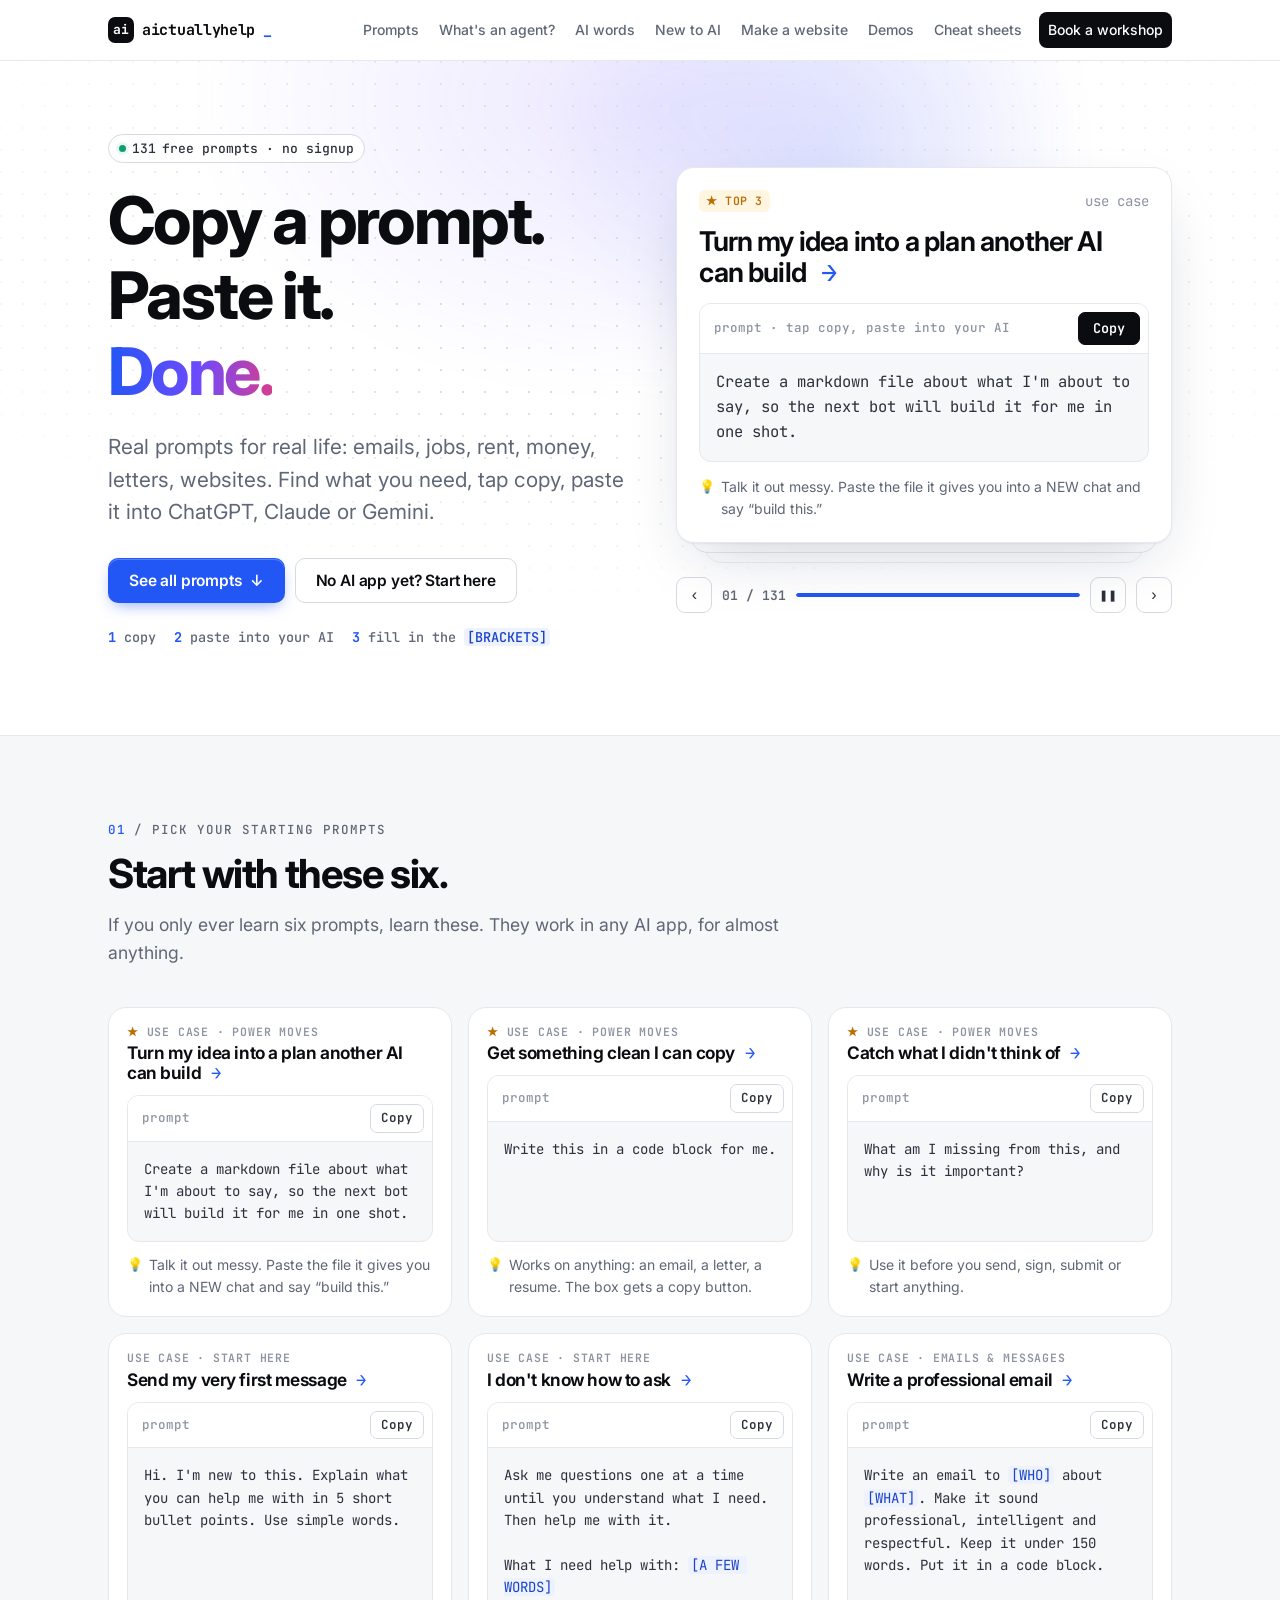
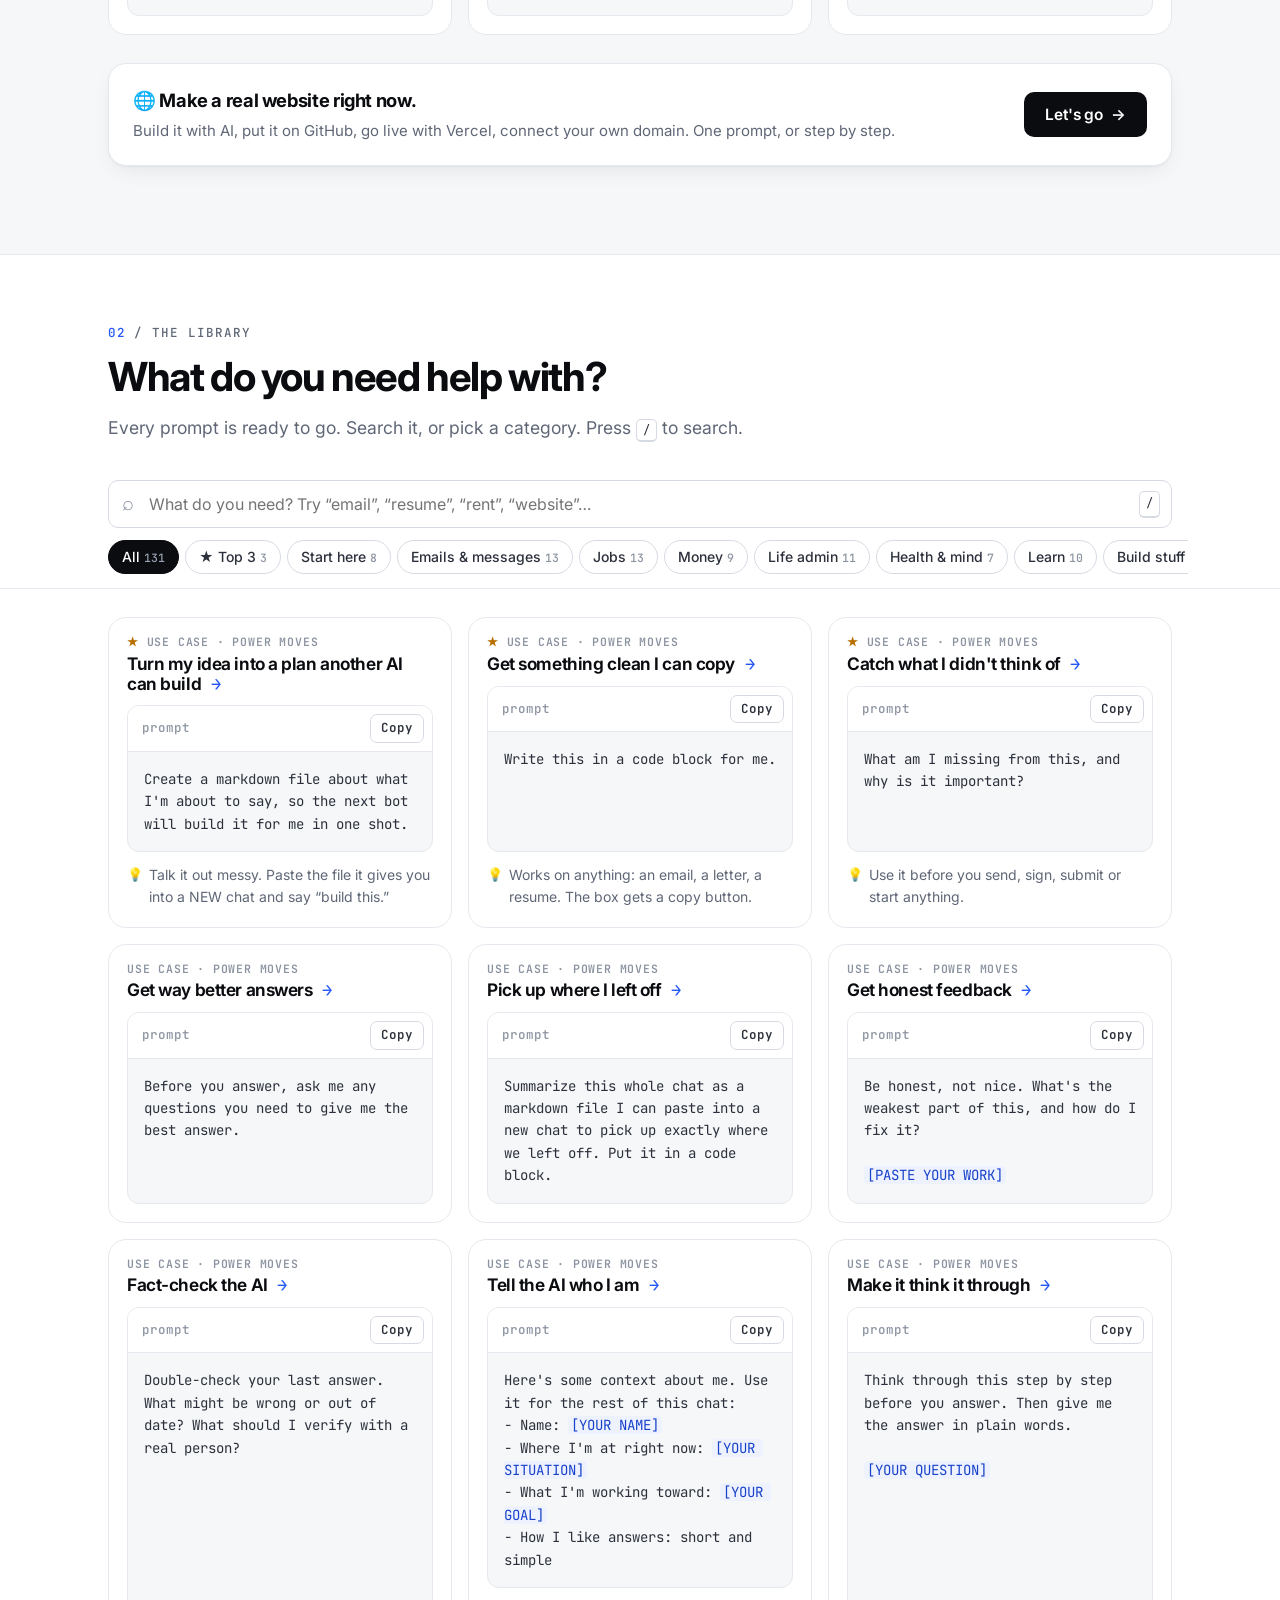
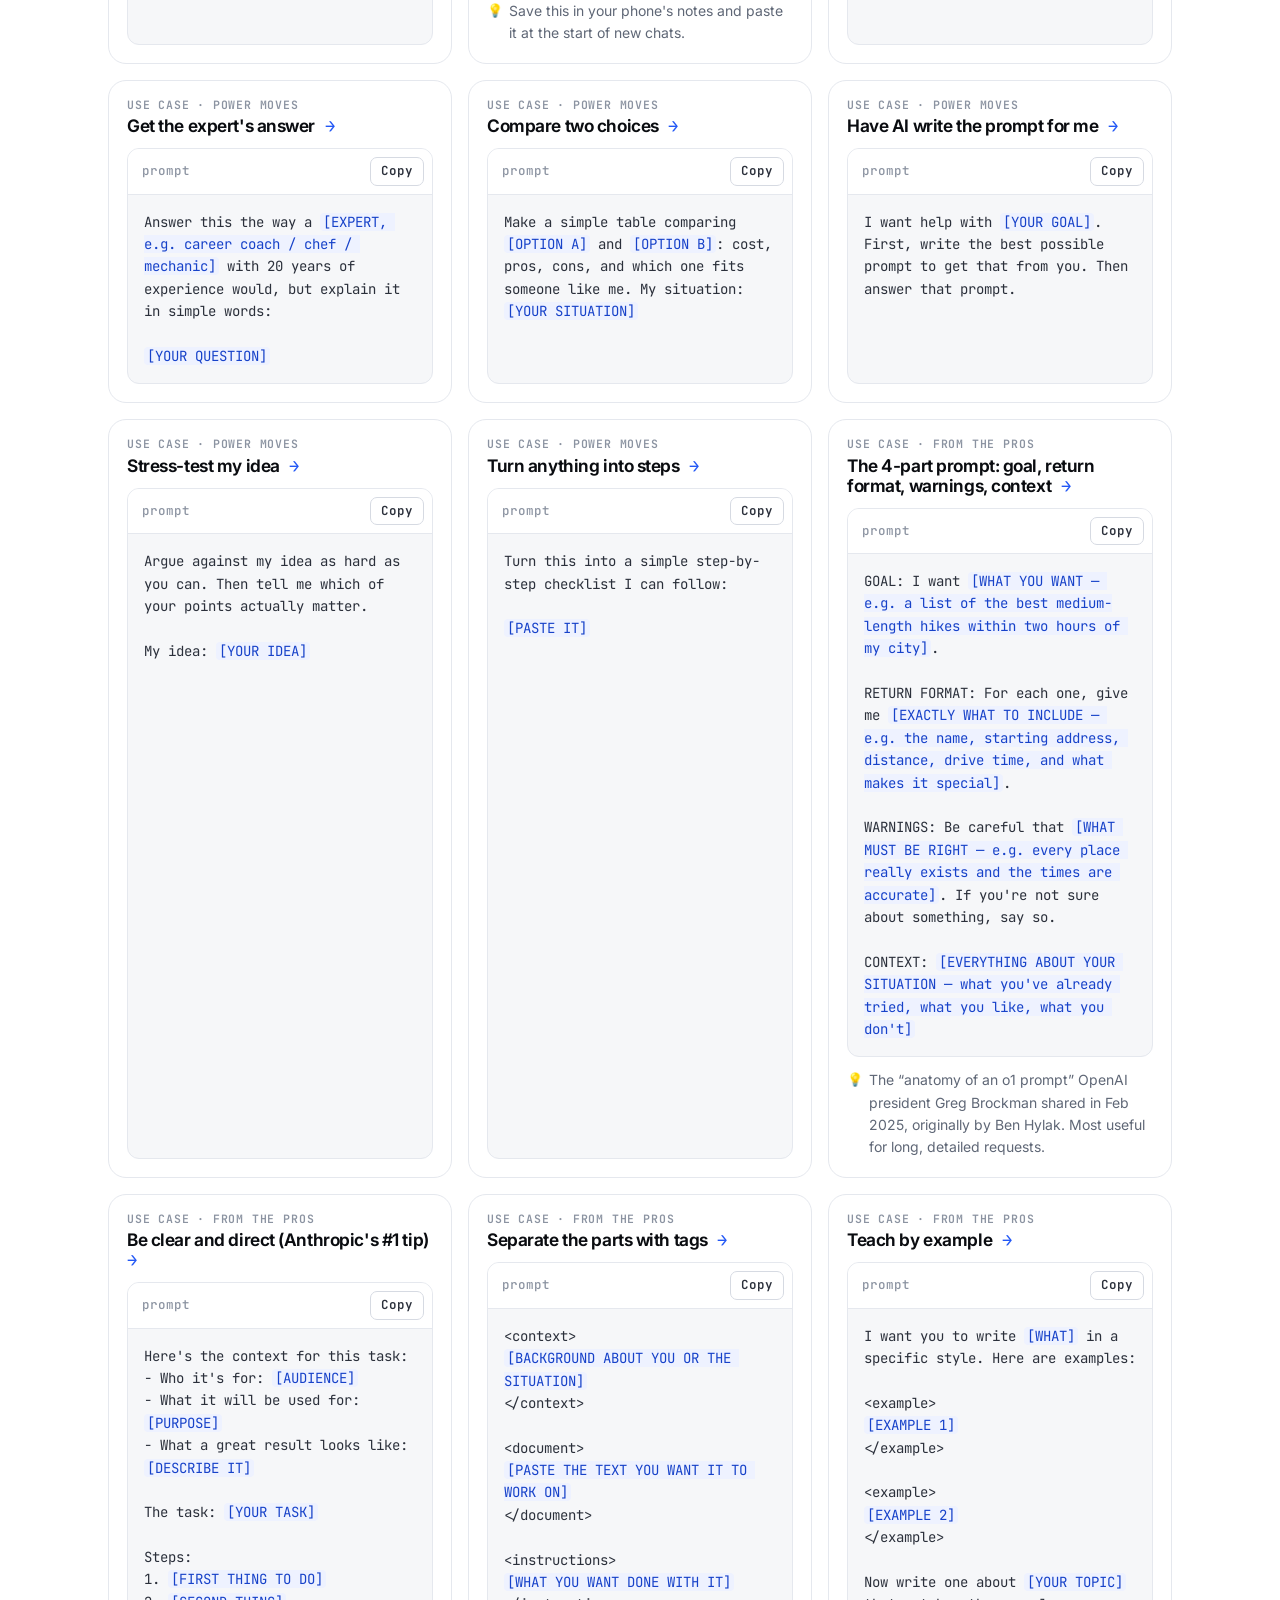
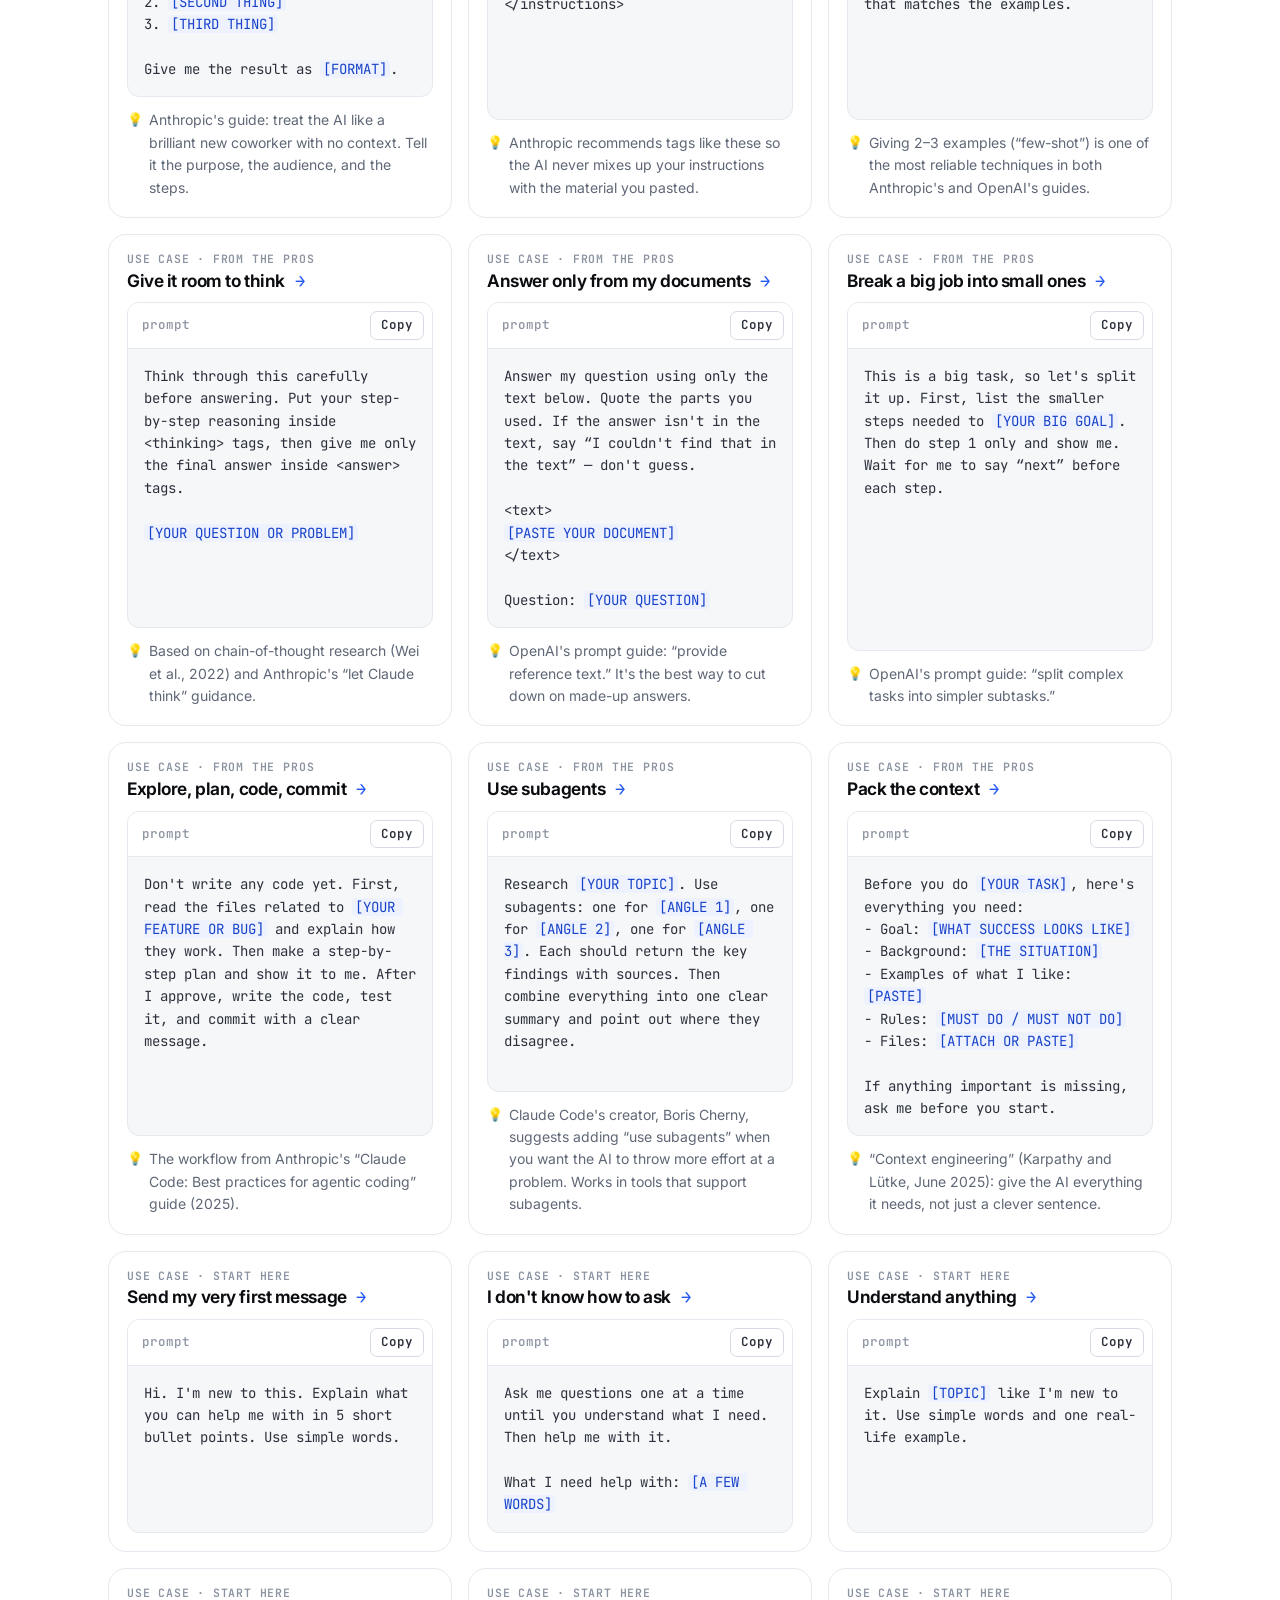
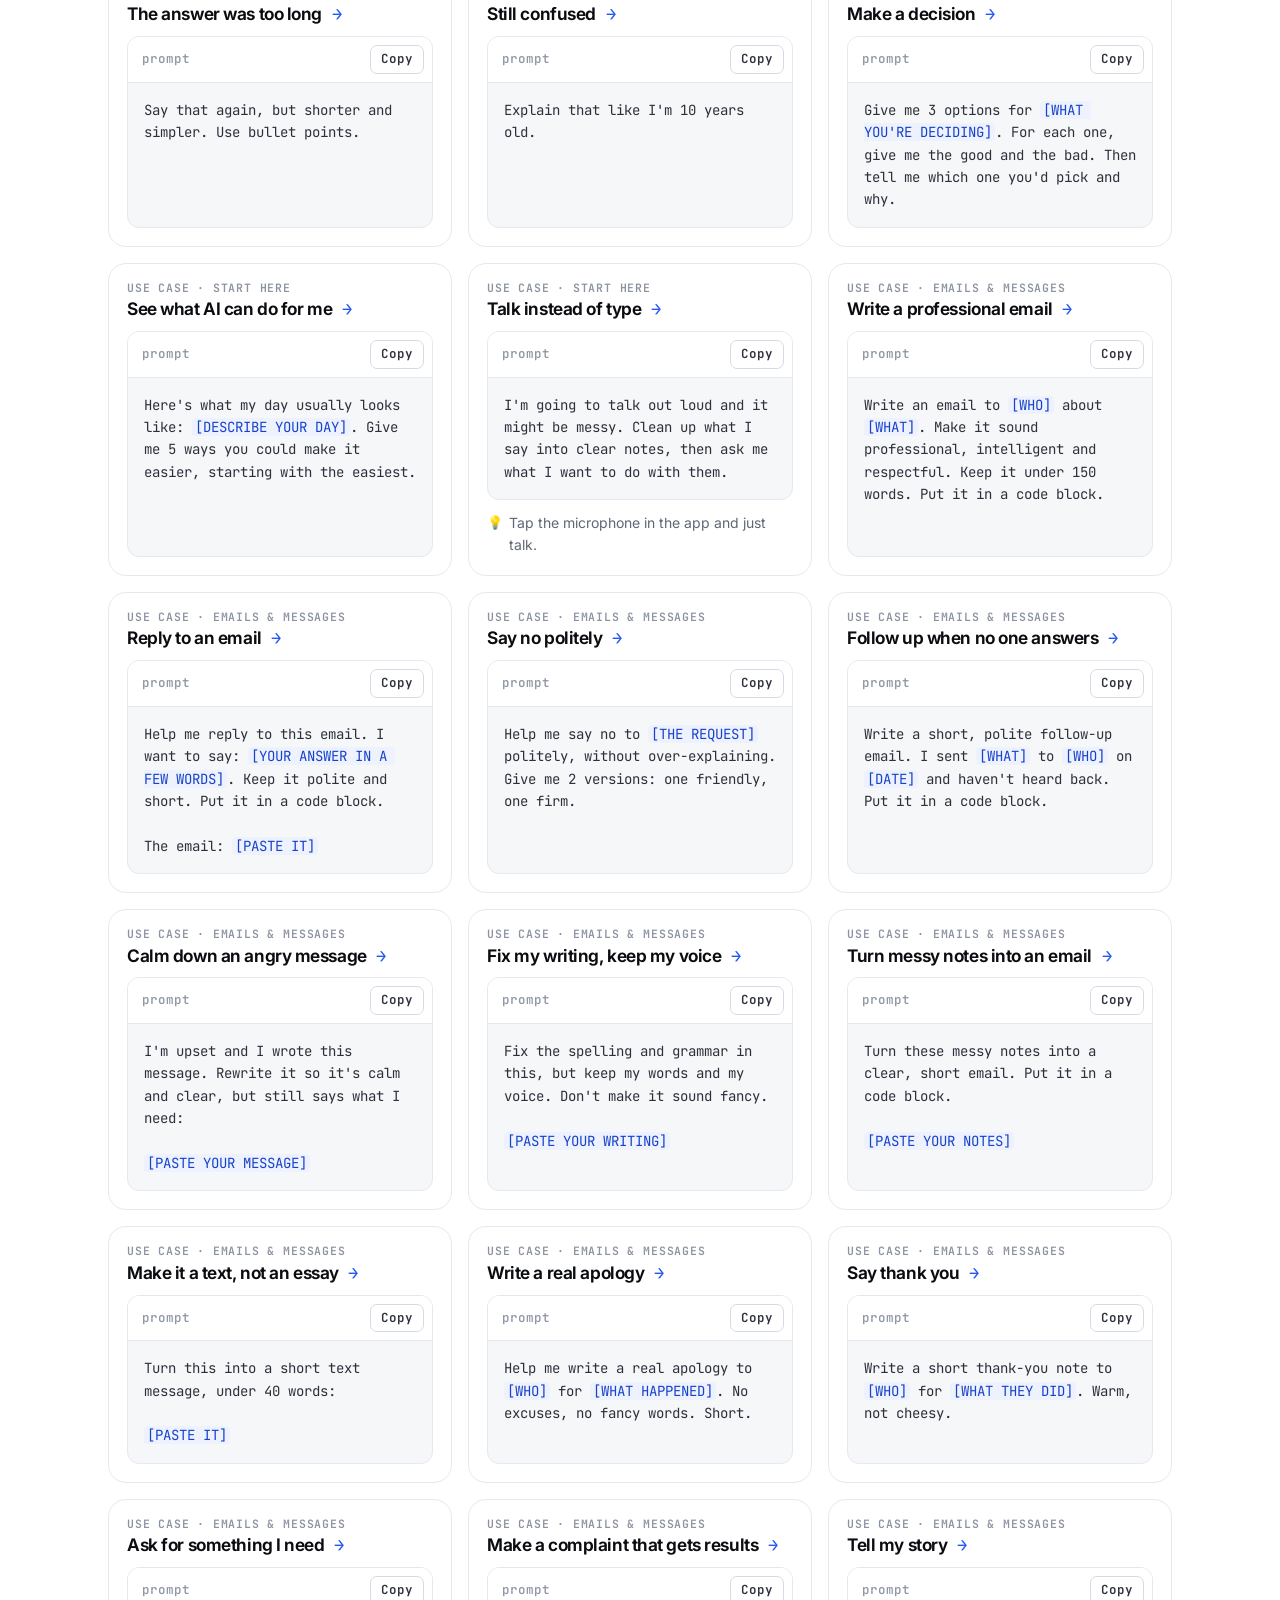
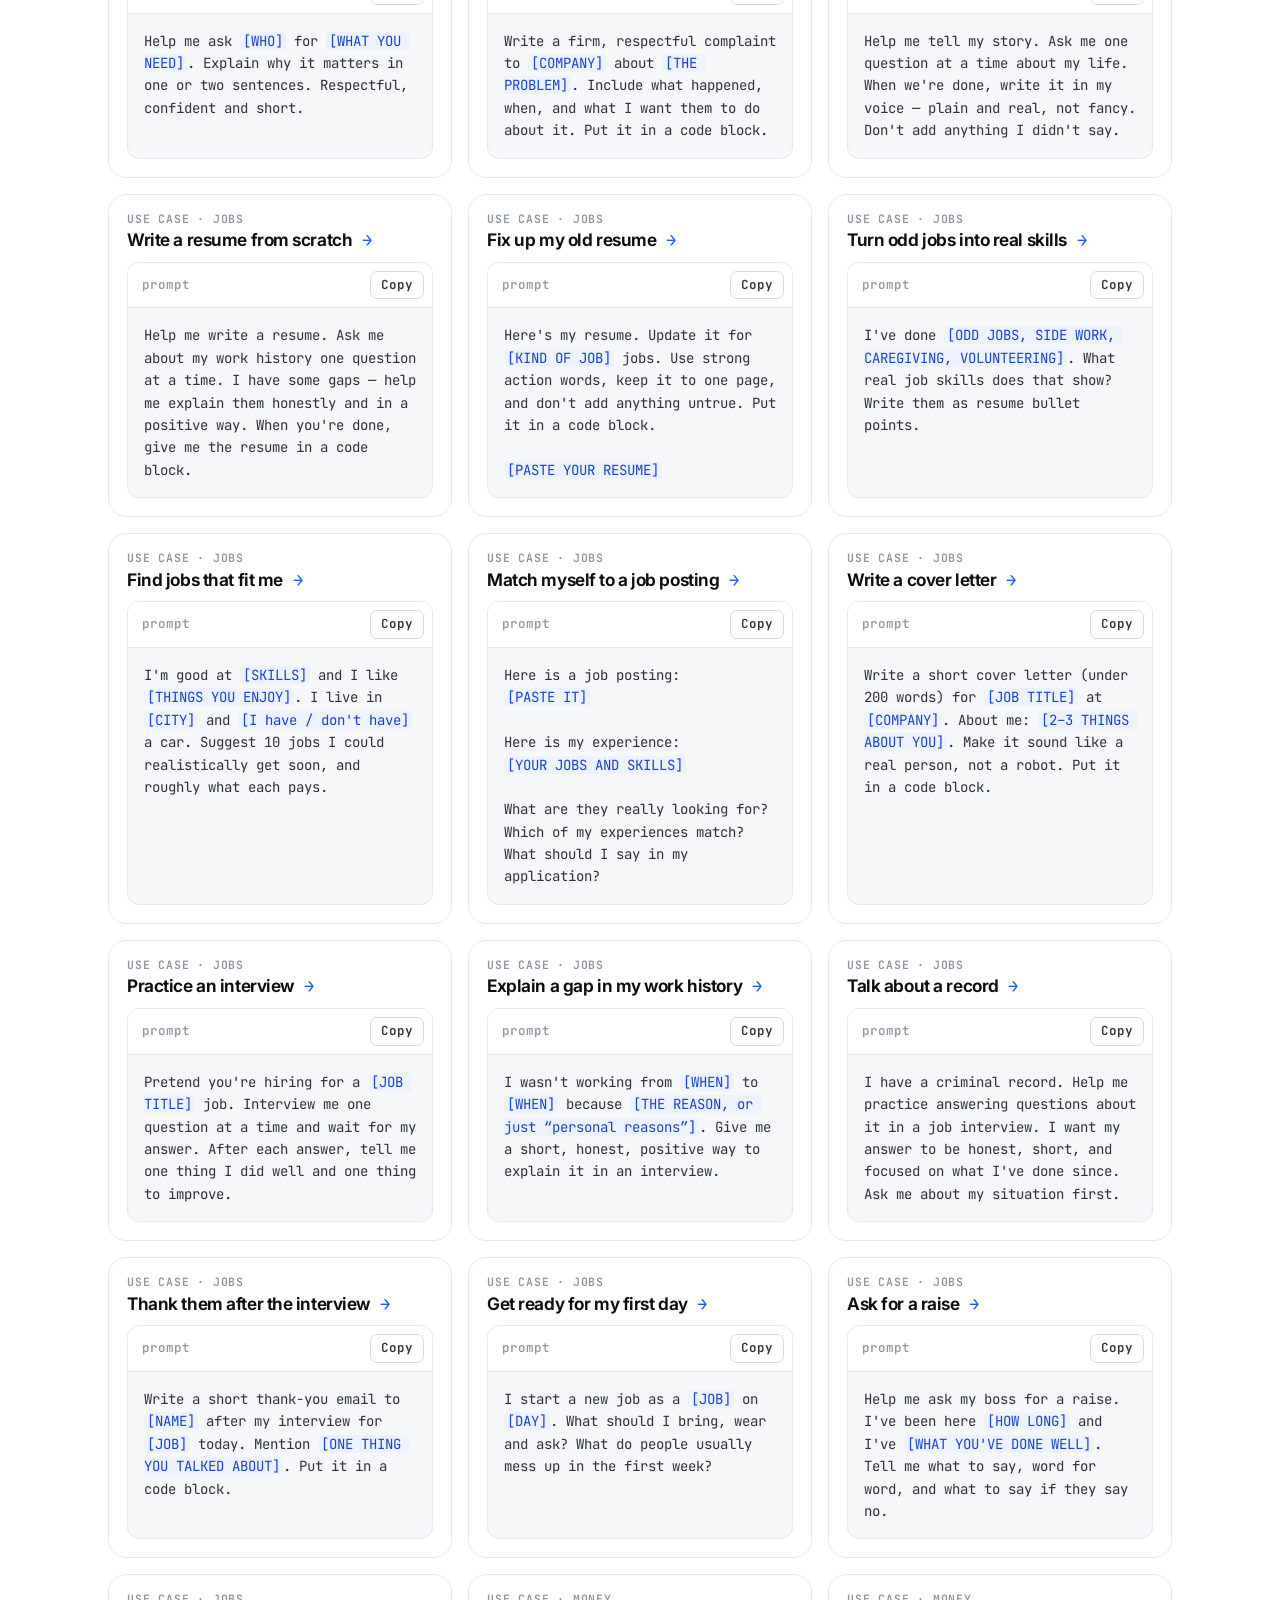
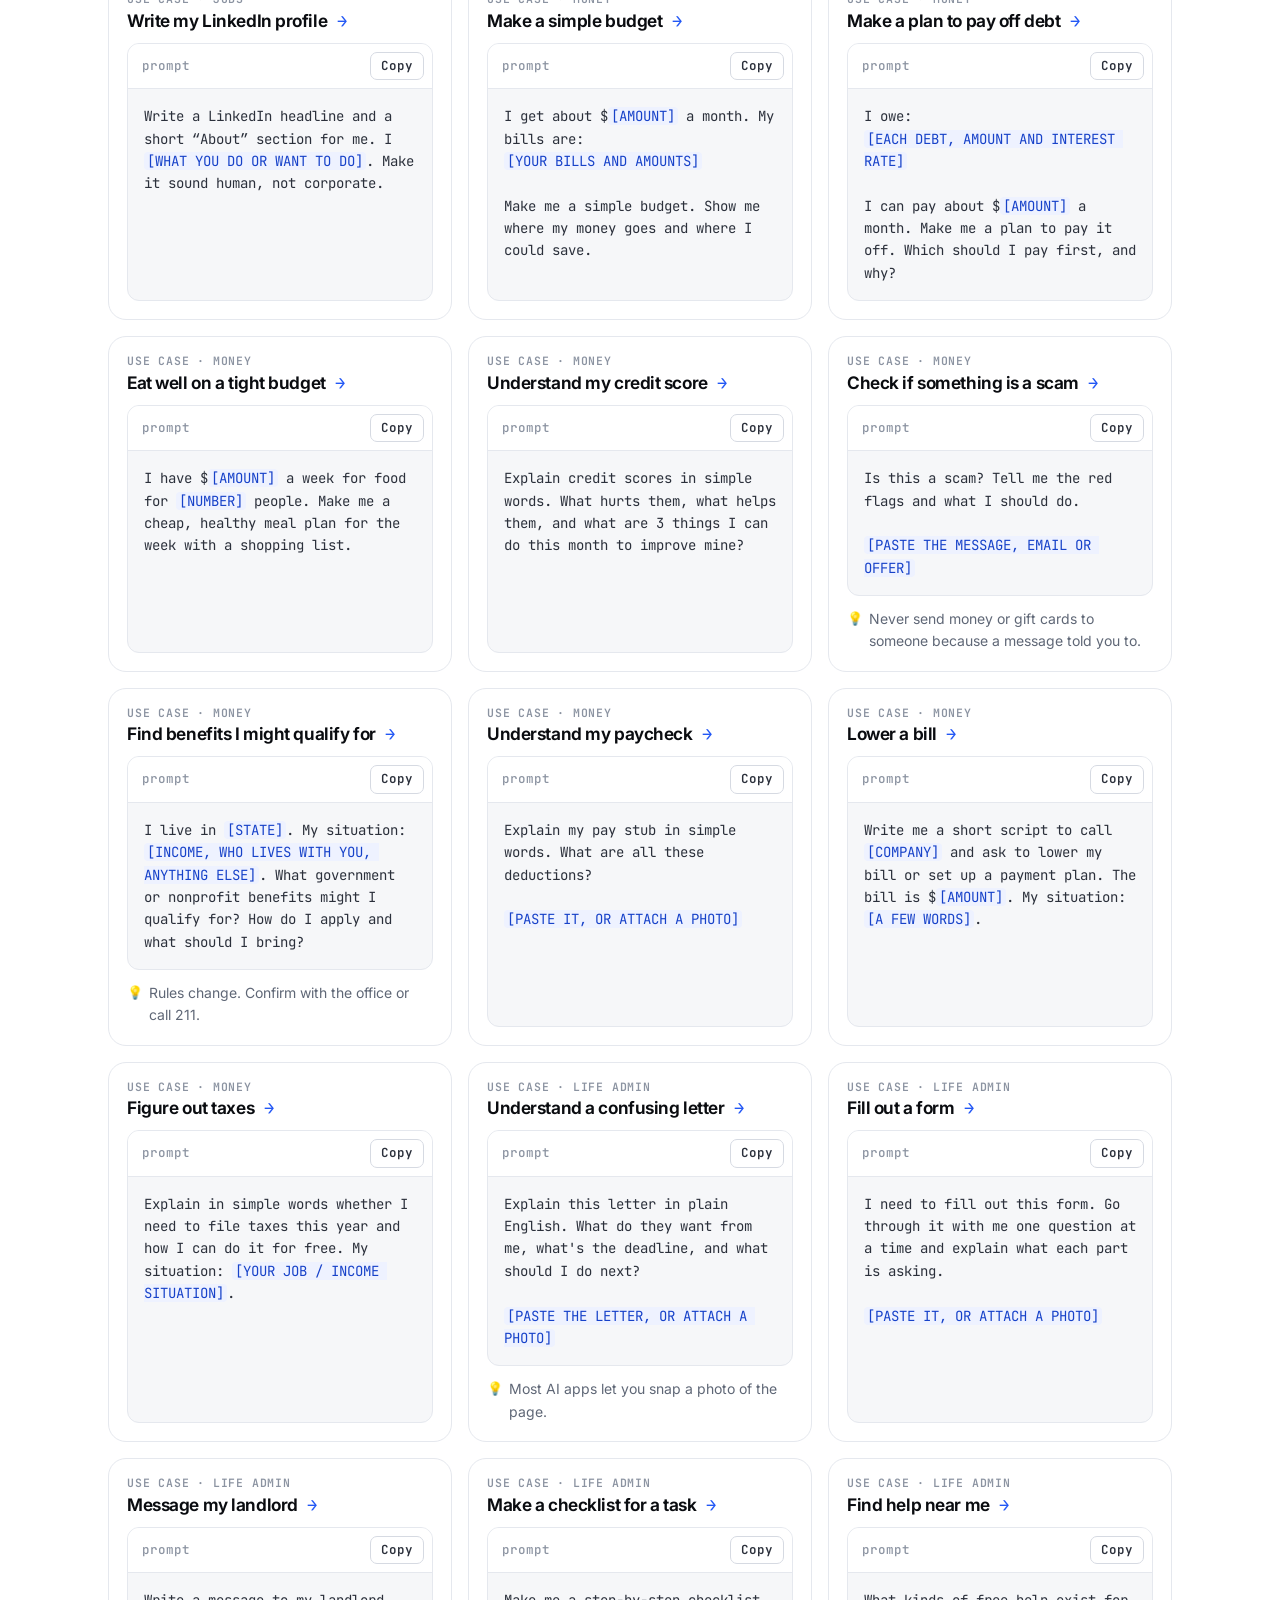
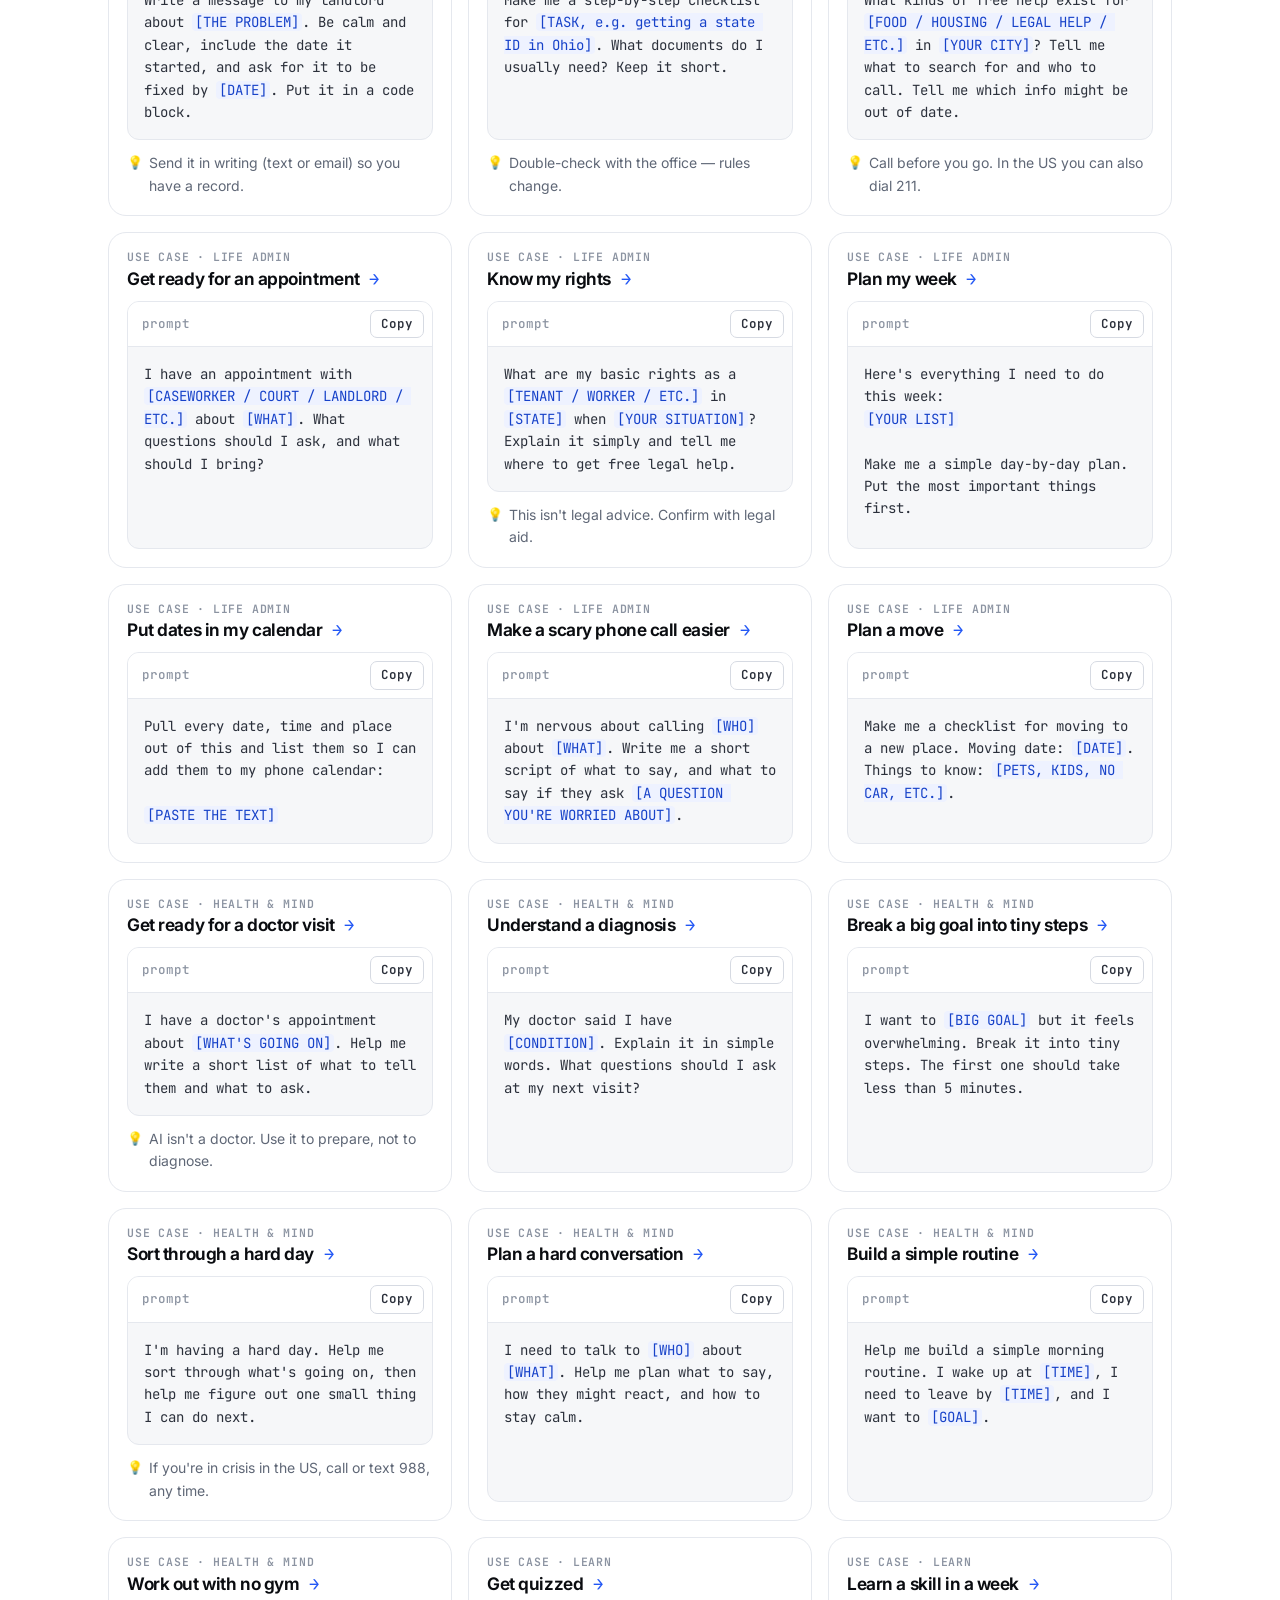
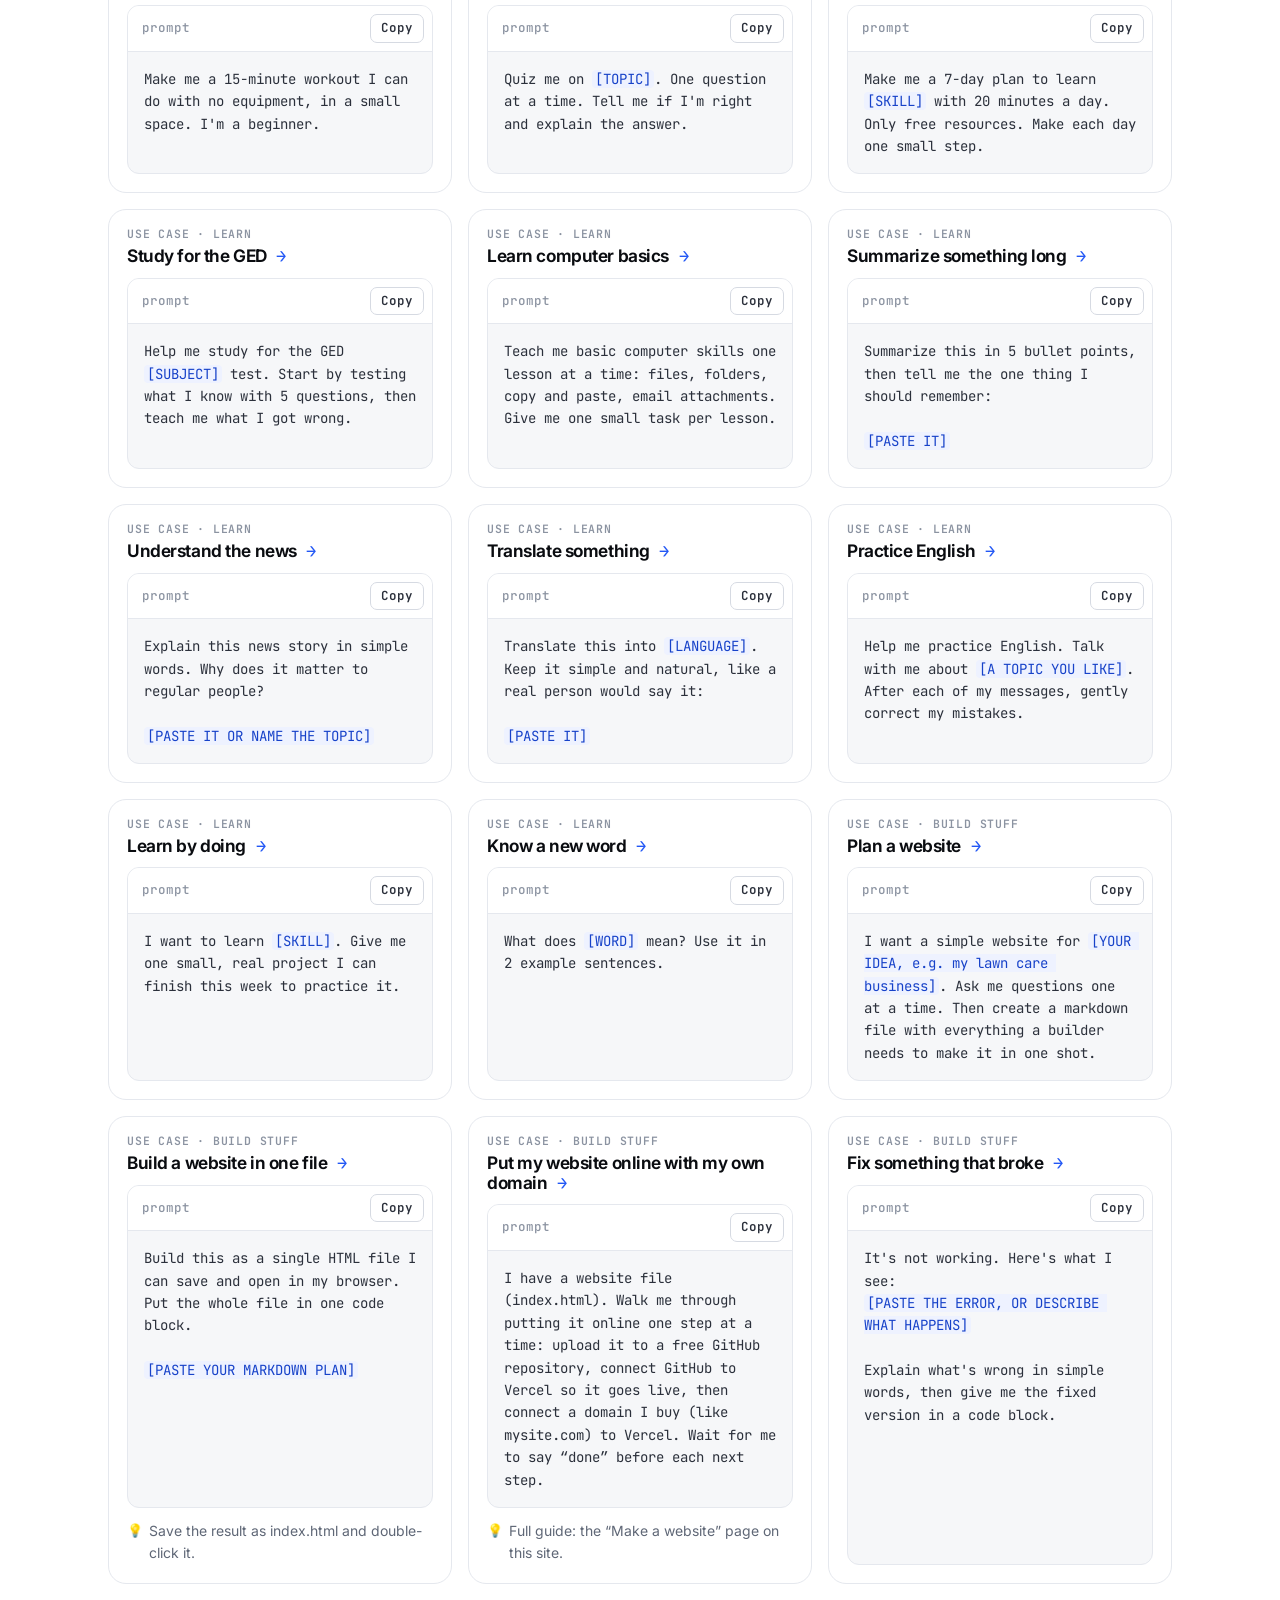
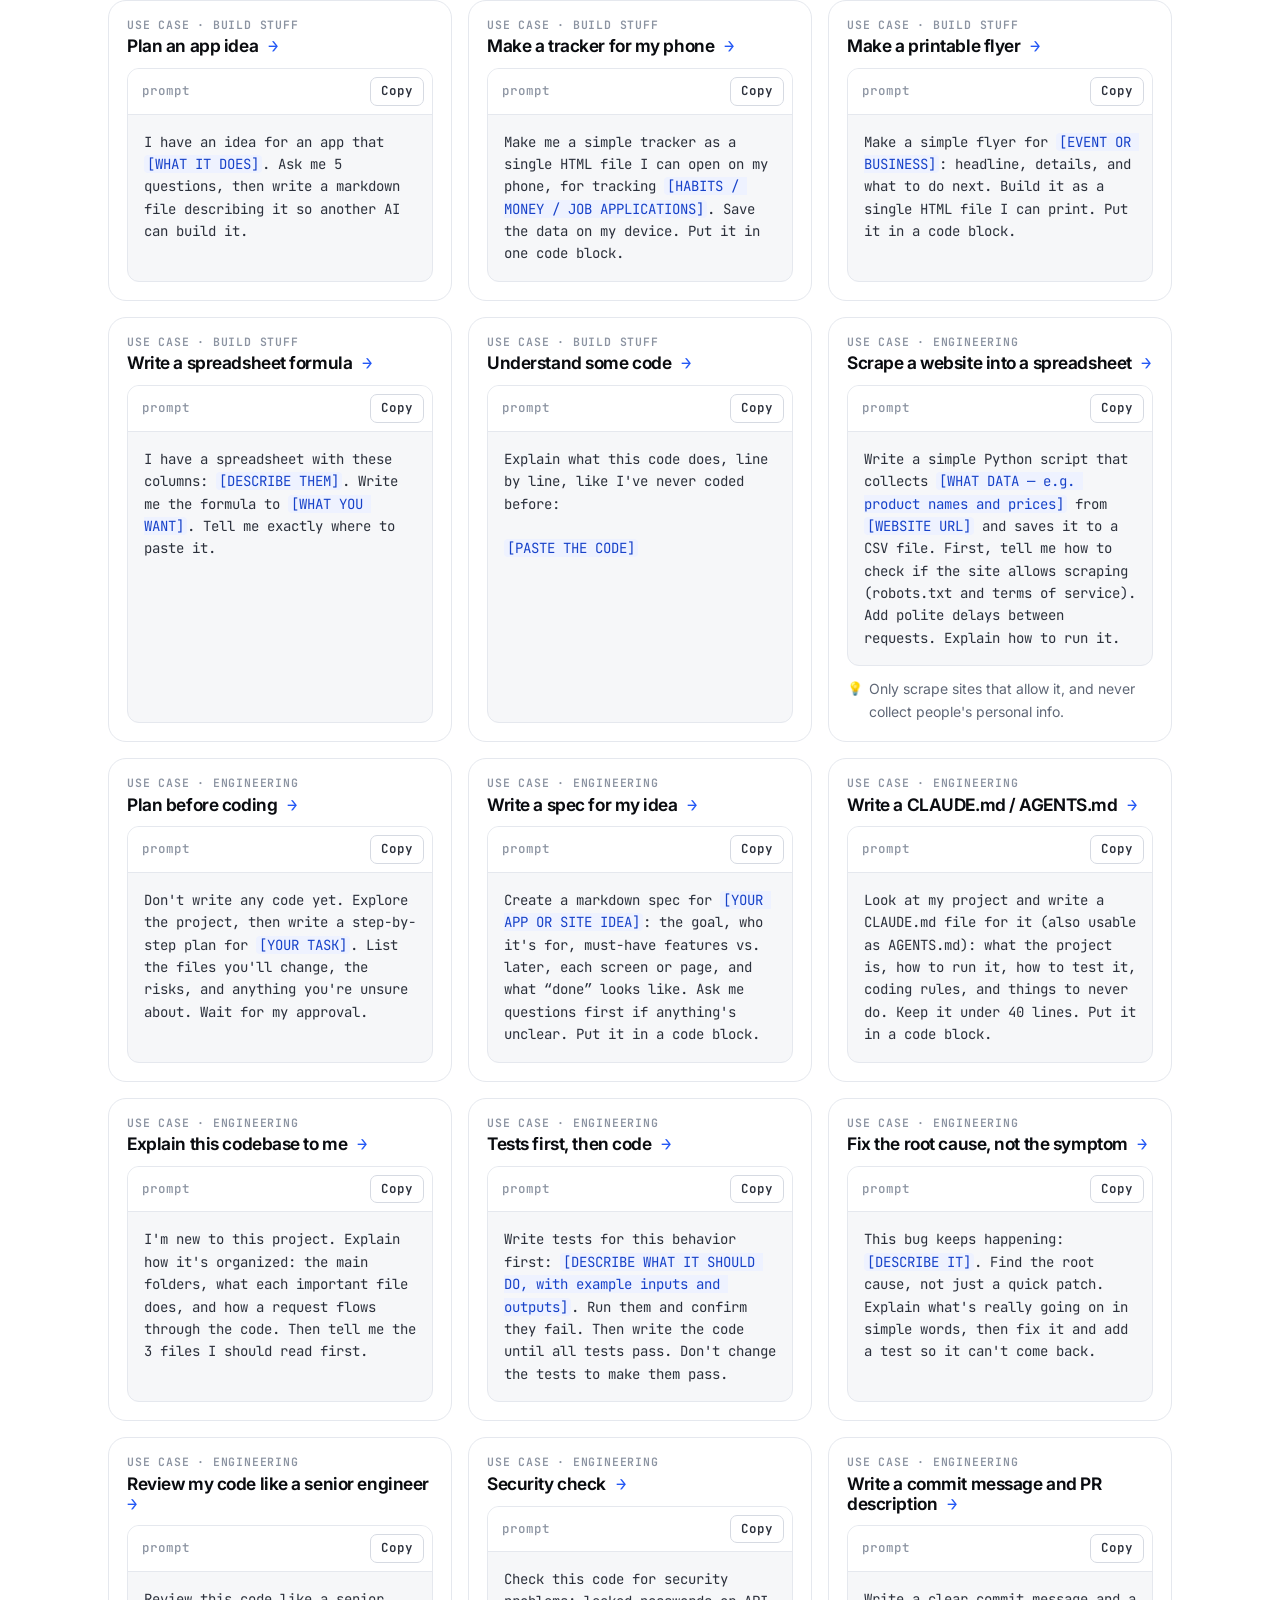
<file: index.html>
<!doctype html>
<html lang="en">
<head>
  <meta charset="utf-8">
  <meta name="viewport" content="width=device-width, initial-scale=1">
  <title>AI Actually Help — copy a prompt, paste it, done</title>
  <meta name="description" content="100+ free, real AI prompts for real life: emails, jobs, money, letters, websites. Tap copy, paste into ChatGPT, Claude or Gemini. Plus plain-English explainers and in-person workshops.">
  <link rel="preconnect" href="https://fonts.googleapis.com">
  <link rel="preconnect" href="https://fonts.gstatic.com" crossorigin>
  <link href="https://fonts.googleapis.com/css2?family=Inter:wght@400;500;600;700;800&family=JetBrains+Mono:wght@400;500;600;700&display=swap" rel="stylesheet">
  <link rel="stylesheet" href="assets/site.css">
<link rel="canonical" href="https://www.aictuallyhelp.com/">
<meta property="og:title" content="AI Actually Help — copy a prompt, paste it, done">
<meta property="og:description" content="100+ free, real AI prompts for real life: emails, jobs, money, letters, websites. Tap copy, paste into ChatGPT, Claude or Gemini. Plus plain-English explainers and in-person workshops.">
<meta property="og:url" content="https://www.aictuallyhelp.com/">
<meta property="og:type" content="website">
<meta property="og:site_name" content="AI Actually Help">
<meta name="twitter:card" content="summary">
<script type="application/ld+json">
{
  "@context": "https://schema.org",
  "@graph": [
    {
      "@type": "Organization",
      "@id": "https://www.aictuallyhelp.com/#organization",
      "name": "AI Actually Help",
      "url": "https://www.aictuallyhelp.com/",
      "areaServed": [
        {
          "@type": "City",
          "name": "Portsmouth",
          "containedInPlace": {
            "@type": "State",
            "name": "New Hampshire"
          }
        },
        {
          "@type": "City",
          "name": "Rye",
          "containedInPlace": {
            "@type": "State",
            "name": "New Hampshire"
          }
        },
        {
          "@type": "State",
          "name": "New Hampshire"
        },
        {
          "@type": "State",
          "name": "Maine"
        },
        {
          "@type": "State",
          "name": "Massachusetts"
        }
      ],
      "description": "Free AI learning resources and community workshops for nonprofits and beginners."
    },
    {
      "@type": "WebSite",
      "name": "AI Actually Help",
      "url": "https://www.aictuallyhelp.com/",
      "publisher": {
        "@id": "https://www.aictuallyhelp.com/#organization"
      }
    }
  ]
}
</script>
</head>
<body>
  <header class="topbar"><div class="wrap">
    <a class="logo" href="index.html"><span class="logo-mark">ai</span>aictuallyhelp<span class="cursor">_</span></a>
    <nav class="nav" aria-label="Main">
      <a href="#library">Prompts</a>
      <a href="#agent">What's an agent?</a>
      <a href="words.html">AI words</a>
      <a href="start.html">New to AI</a>
      <a href="website.html">Make a website</a>
      <a href="lab.html">Demos</a>
      <a href="cheatsheets.html">Cheat sheets</a>
      <a href="workshops.html" class="nav-cta">Book a workshop</a>
    </nav>
  </div></header>

  <main>
    <!-- HERO + FLIP BOOK -->
    <section class="hero">
      <div class="wrap hero-grid">
        <div>
          <span class="chip"><span class="dot"></span> <span id="nPrompts">100+</span> free prompts · no signup</span>
          <h1>Copy a prompt.<br>Paste it.<br><span class="grad">Done.</span></h1>
          <p class="lead">Real prompts for real life: emails, jobs, rent, money, letters, websites. Find what you need, tap copy, paste it into ChatGPT, Claude or Gemini.</p>
          <div class="btn-row">
            <a class="btn btn-primary" href="#library">See all prompts <span class="arrow">↓</span></a>
            <a class="btn btn-ghost" href="start.html">No AI app yet? Start here</a>
          </div>
          <div class="how3"><span><b>1</b> copy</span><span><b>2</b> paste into your AI</span><span><b>3</b> fill in the <span class="blank">[BRACKETS]</span></span></div>
        </div>
        <div class="flip" id="flip" aria-label="Rotating prompts"></div>
      </div>
    </section>

    <!-- STARTER PROMPTS -->
    <section class="section soft" id="starter">
      <div class="wrap">
        <div class="section-head">
          <span class="label"><span class="n">01</span> / pick your starting prompts</span>
          <h2>Start with these six.</h2>
          <p>If you only ever learn six prompts, learn these. They work in any AI app, for almost anything.</p>
        </div>
        <div class="prompt-list" id="starterList" style="padding:0"></div>
        <div class="cta-strip">
          <div><b>🌐 Make a real website right now.</b><p>Build it with AI, put it on GitHub, go live with Vercel, connect your own domain. One prompt, or step by step.</p></div>
          <a class="btn btn-dark" href="website.html">Let's go <span class="arrow">→</span></a>
        </div>
      </div>
    </section>

    <!-- FULL LIBRARY -->
    <section id="library" style="padding-top:72px">
      <div class="wrap">
        <div class="section-head" style="margin-bottom:24px">
          <span class="label"><span class="n">02</span> / the library</span>
          <h2>What do you need help with?</h2>
          <p>Every prompt is ready to go. Search it, or pick a category. Press <kbd>/</kbd> to search.</p>
        </div>
      </div>
      <div id="lib"></div>
    </section>

    <!-- CONCEPTS -->
    <section class="section soft" id="explain">
      <div class="wrap">
        <div class="section-head">
          <span class="label"><span class="n">03</span> / don't get it? ask your AI</span>
          <h2>The words people throw around, in one sentence each.</h2>
          <p>Want more? Copy the prompt under each one. Your AI will explain it as many times as you need, no judgment.</p>
        </div>
        <div class="grid grid-3" id="concepts"></div>

        <div id="agent" style="margin-top:72px;scroll-margin-top:80px">
          <div class="section-head" style="margin-bottom:22px">
            <span class="label"><span class="n">03b</span> / what's an agent? watch one work</span>
            <h2>An agent is AI that does the steps for you.</h2>
            <p>A chatbot answers. An agent <b>acts</b>: it searches, opens pages, reads files, writes code, checks its work, and keeps going until the job is done. Press play and watch the loop.</p>
          </div>
          <div id="agentDemo"></div>
        </div>

        <div style="margin-top:64px">
          <div class="section-head" style="margin-bottom:22px">
            <span class="label"><span class="n">03c</span> / how engineers talk to agents</span>
            <h2>The phrases that make agents work better.</h2>
            <p>This is how people who build with AI actually tell agents what to do. Each one is ready to copy. <a href="words.html">See all the AI words →</a></p>
          </div>
          <div class="grid grid-3" id="agentWords"></div>
        </div>
      </div>
    </section>

    <!-- SOURCES -->
    <section class="section" id="read">
      <div class="wrap">
        <div class="section-head">
          <span class="label"><span class="n">04</span> / go to the source</span>
          <h2>The real stuff. Read it, or have AI read it to you.</h2>
          <p>These are where the ideas come from. Don't want to read a research paper? Copy the prompt and your AI will break it down for you.</p>
        </div>
        <div class="grid grid-3" id="sources"></div>
      </div>
    </section>

    <!-- WHO -->
    <section class="section soft">
      <div class="wrap">
        <div class="grid grid-2" style="gap:40px;align-items:center">
          <div>
            <span class="label"><span class="n">05</span> / who's behind this</span>
            <h2 style="margin:14px 0 16px">Hi, I'm Roman. I've been doing this since I was 17.</h2>
            <p class="lead" style="font-size:1.1rem">In high school I ran the <b>Garden of Generosity</b>, a community garden for families in Portsmouth, NH, funded by the city. Same idea now, different tool: show up for people and give them something that actually helps.</p>
            <p style="font-weight:600">No company. No product. I do this because I love people.</p>
            <a href="workshops.html#about">My story →</a>
          </div>
          <figure class="card" style="margin:0;padding:28px">
            <span class="tag blue">in the news · Portsmouth Herald, 2016</span>
            <blockquote style="margin:16px 0;font-size:1.2rem;font-weight:600;letter-spacing:-.02em;line-height:1.4;color:var(--ink)">“This project is really important, and I'm so grateful to have kids like Roman…”</blockquote>
            <figcaption class="muted small">Craig Welch, Executive Director, Portsmouth Housing Authority. <a href="https://www.seacoastonline.com/story/news/local/portsmouth-herald/2016/06/01/collaborating-to-feed-children/28234590007/" target="_blank" rel="noopener">Read the article</a></figcaption>
          </figure>
        </div>
      </div>
    </section>

    <!-- IN PERSON -->
    <section class="section">
      <div class="wrap">
        <div class="banner">
          <span class="label" style="color:#8b93a1"><span class="n">06</span> / in person</span>
          <h2 style="margin:16px 0 14px">This site is the handout. The real thing is in the room.</h2>
          <p>I come to shelters, reentry programs, youth centers and nonprofits. Phones out, 90 minutes. Everyone leaves with an email, a working AI app, and their favorite prompts printed out.</p>
          <div class="btn-row" style="margin-top:24px">
            <a class="btn btn-primary" href="workshops.html">How a workshop works <span class="arrow">→</span></a>
            <a class="btn btn-ghost" href="cheatsheets.html">Printable cheat sheets</a>
          </div>
        </div>
      </div>
    </section>
  <section class="section soft" id="new-england"><div class="wrap"><div class="cta-strip"><div><h2>Free AI workshops in New Hampshire, Maine &amp; Massachusetts.</h2><p>In-person and online learning for nonprofits and community groups, including Portsmouth and Rye, NH. Choose a useful first task and leave with resources to keep practicing.</p></div><a class="btn btn-primary" href="workshops-new-england.html">Explore regional workshops →</a></div></div></section>
  </main>

  <footer class="footer"><div class="wrap">
    <div>
      <a class="logo" href="index.html"><span class="logo-mark">ai</span>aictuallyhelp</a>
      <p style="margin-top:14px">A free, hands-on way to learn AI — built for people starting over. Not a product. Not a pitch.</p>
    </div>
    <div><h4>Learn</h4><ul><li><a href="index.html#library">All prompts</a></li><li><a href="words.html">AI words, decoded</a></li><li><a href="start.html">New to AI</a></li><li><a href="website.html">Make a website</a></li><li><a href="prompts.html">Prompt builder</a></li><li><a href="lab.html">Demos</a></li></ul></div>
    <div><h4>Print</h4><ul><li><a href="cheatsheets.html">Cheat sheets</a></li><li><a href="cheatsheets.html#flyer">Workshop flyer</a></li></ul></div>
    <div><h4>Organizations</h4><ul><li><a href="workshops.html">Book a workshop</a></li><li><a href="mailto:Roman@aictuallyhelp.com">Roman@aictuallyhelp.com</a></li><li><a href="https://github.com/rawmware/aictuallyhelp">Source on GitHub</a></li></ul></div>
  </div></footer>

  <script src="assets/site.js"></script>
  <script src="assets/prompts.js"></script>
  <script src="assets/library.js"></script>
  <script src="assets/words.js"></script>
  <script src="assets/agent.js"></script>
  <script>
  (function () {
    const { $, escapeHTML, markBlanks, promptCard, mountLibrary, mountFlip } = window.AH;
    const P = window.PROMPTS;
    $("#nPrompts").textContent = P.length;

    mountFlip($("#flip"));
    mountLibrary($("#lib"));

    const starterTitles = ["Send my very first message", "I don't know how to ask", "Write a professional email"];
    const starters = P.filter(p => p.fame).concat(starterTitles.map(t => P.find(p => p.title === t)).filter(Boolean));
    $("#starterList").innerHTML = starters.map(promptCard).join("");

    const box = (text) => `<div class="codebox"><div class="codebox-head"><span>ask your AI</span><button class="copy" type="button" data-copy><span class="copy-label">Copy</span></button></div><pre>${markBlanks(text)}</pre></div>`;

    const concepts = [
      ["What's a prompt?", "Whatever you type to the AI. Better prompt, better answer. That's the whole game.", "Explain what a “prompt” is when using AI. Show me a bad prompt and a good prompt for the same question, and explain why the good one works."],
      ["What's an AI chatbot?", "An app like ChatGPT, Claude or Gemini that reads what you write and writes back. It learned from a huge amount of text.", "Explain what an AI chatbot like you actually is, in simple words. How do you come up with answers? What are you good at, and what are you bad at?"],
      ["What's an AI agent?", "An AI that doesn't just answer. It takes steps for you, like searching, clicking, writing files or building an app, until the job is done.", "Explain what an AI agent is in simple words, with an everyday example. How is it different from a regular chatbot? What could an agent do for someone like me?"],
      ["What's a markdown file?", "A plain text file (.md) with simple symbols like # for titles and - for bullets. AI reads and writes it perfectly.", "Explain what a markdown (.md) file is and why people use them with AI. Then show me a short example about my goals for this month."],
      ["What's a code block?", "A gray box in the AI's answer that keeps text exactly as-is and gives you a copy button. You don't need to code to use one.", "What's a code block, and why would someone who doesn't code ask for one? Show me an example."],
      ["What's a hallucination?", "When AI says something wrong with total confidence. It happens. That's why you double-check anything important.", "What does it mean when AI “hallucinates”? Why does it happen, and how can I catch it? Give me 3 simple habits."],
      ["What's a context window?", "How much of the chat the AI can keep in mind at once. Really long chats start to slip. Start fresh when that happens.", "Explain “context window” in simple words. Why do long chats get worse, and what should I do about it?"],
      ["What's an LLM?", "Large Language Model: the engine inside AI chatbots. It predicts what words should come next, really, really well.", "Explain what a large language model (LLM) is like I'm new to tech. Use one simple analogy."],
      ["What's Claude Code?", "An AI agent for building software. You describe what you want in plain English, and it writes and runs the code.", "Explain what Claude Code is and what an “AI coding agent” does, in simple words. Could a beginner with no coding experience use one? What would they need?"],
    ];
    window.AH.mountAgent($("#agentDemo"));
    $("#agentWords").innerHTML = window.WORDS.filter(w => w.g === "agents" && w.t !== "Agent").map(w => `
      <article class="card concept" style="box-shadow:none"><h3>${escapeHTML(w.t)}</h3><p>${escapeHTML(w.what)}</p>${w.hist ? `<p class="small muted" style="margin:0">${escapeHTML(w.hist)}</p>` : ""}${box(w.p).replace("ask your AI", "prompt")}</article>`).join("");

    $("#concepts").innerHTML = concepts.map(([h, p, q]) => `<article class="card concept" style="box-shadow:none"><h3>${escapeHTML(h)}</h3><p>${escapeHTML(p)}</p>${box(q)}</article>`).join("");

    const sources = [
      ["Attention Is All You Need", "Research paper · Vaswani et al., Google · 2017", "The paper that introduced the “transformer,” the idea behind basically every AI chatbot today.", "https://arxiv.org/abs/1706.03762",
        "Explain the research paper “Attention Is All You Need” (2017) in simple words. What problem did it solve, what is a “transformer,” and why does it matter for the AI I use today?"],
      ["Claude Code: Best practices for agentic coding", "Guide · Anthropic, from Boris Cherny's team · 2025", "How the people who built Claude Code actually use it: plan first, give context, check the work.", "https://www.anthropic.com/engineering/claude-code-best-practices",
        "Summarize the main ideas from Anthropic's guide “Claude Code: Best practices for agentic coding” in simple words. Which tips would help a total beginner who wants to build their first website?"],
      ["Boris Cherny: Building Claude Code", "Talk · Y Combinator", "The creator of Claude Code on how it was built and how he works with AI agents every day.", "https://www.ycombinator.com/library/UN-boris-cherny-building-claude-code",
        "Who is Boris Cherny and what is Claude Code? Explain in simple words how he says people should work with AI coding agents."],
      ["Building effective agents", "Article · Anthropic · 2024", "What an AI agent really is, and why simple setups usually beat complicated ones.", "https://www.anthropic.com/research/building-effective-agents",
        "Explain the main ideas of Anthropic's article “Building effective agents” in simple words. What's the difference between a workflow and an agent? Give me everyday examples."],
      ["Intro to Large Language Models", "Video · Andrej Karpathy · 1 hour", "One of the best plain-English explanations of how AI chatbots work, from a founding member of OpenAI.", "https://www.youtube.com/watch?v=zjkBMFhNj_g",
        "Explain how large language models work, the way Andrej Karpathy does in his “Intro to Large Language Models” talk. Keep it simple and use analogies."],
      ["But what is a GPT?", "Video · 3Blue1Brown", "Beautiful animations that show what's happening inside an AI model. Great if you learn by seeing.", "https://www.youtube.com/watch?v=wjZofJX0v4M",
        "Explain what “GPT” stands for and what's happening inside it when I send a message. Use a simple step-by-step picture in words."],
      ["Prompt engineering overview", "Docs · Anthropic", "The official guide to writing better prompts, from the company that makes Claude.", "https://docs.anthropic.com/en/docs/build-with-claude/prompt-engineering/overview",
        "Teach me the 5 most useful prompt-writing tips, with a before-and-after example for each. Keep it simple."],
    ];
    $("#sources").innerHTML = sources.map(([t, meta, d, url, q]) => `
      <article class="card source" style="box-shadow:none">
        <span class="meta">${escapeHTML(meta)}</span>
        <h3><a href="${url}" target="_blank" rel="noopener">${escapeHTML(t)}</a></h3>
        <p>${escapeHTML(d)}</p>
        ${box(q)}
      </article>`).join("");
  })();
  </script>
</body>
</html>
</file>
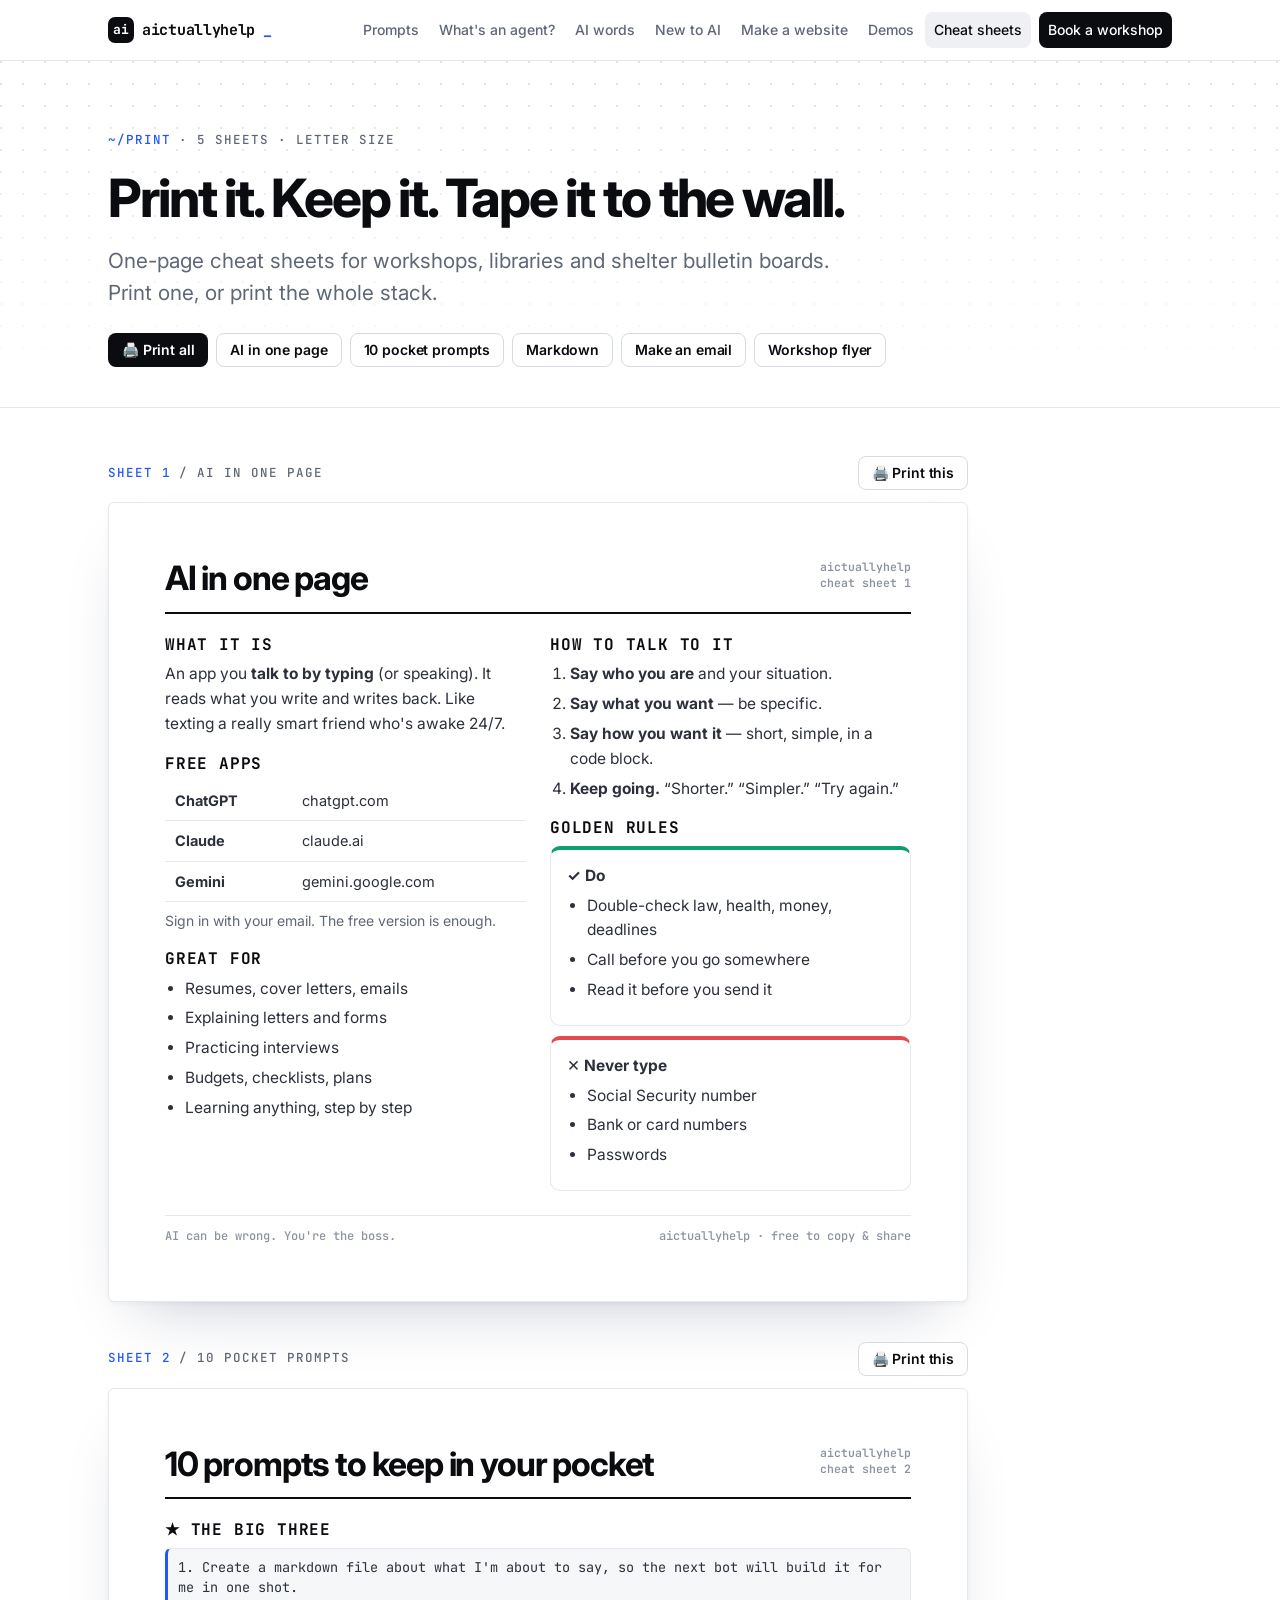
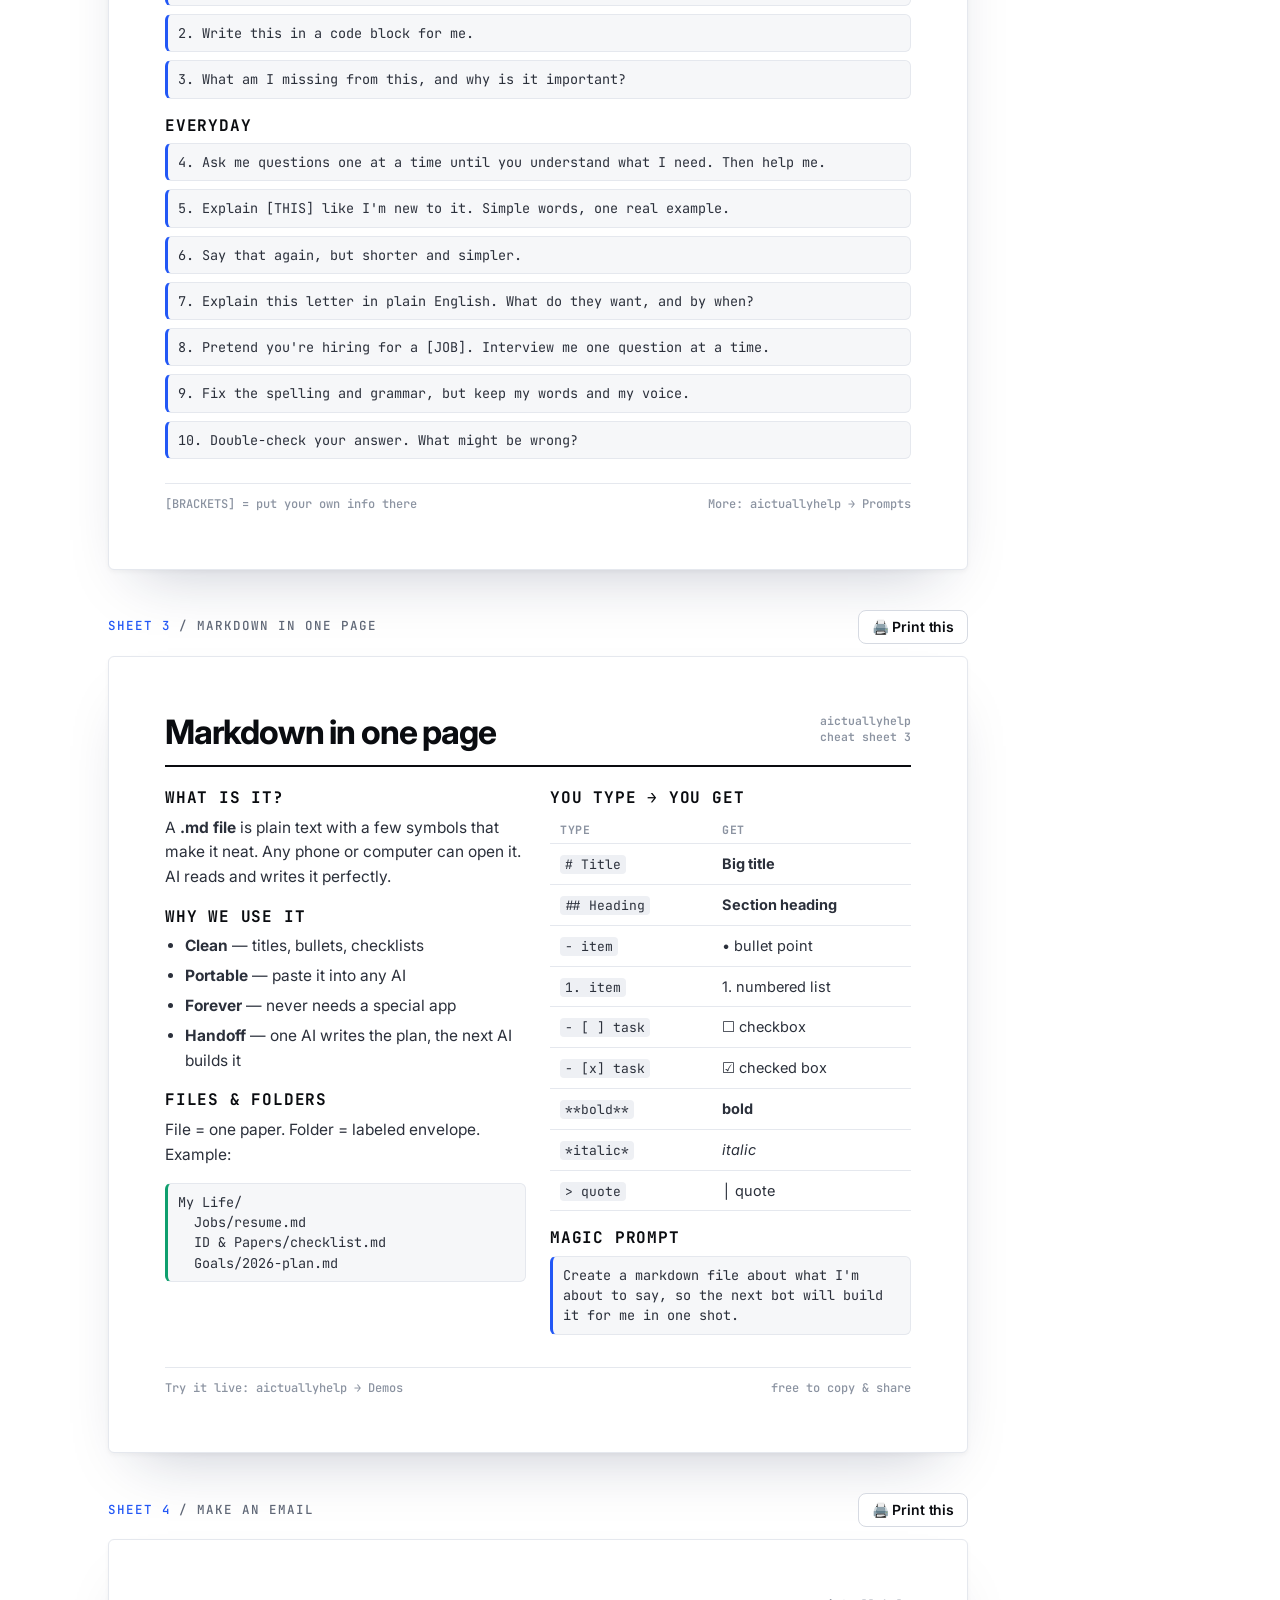
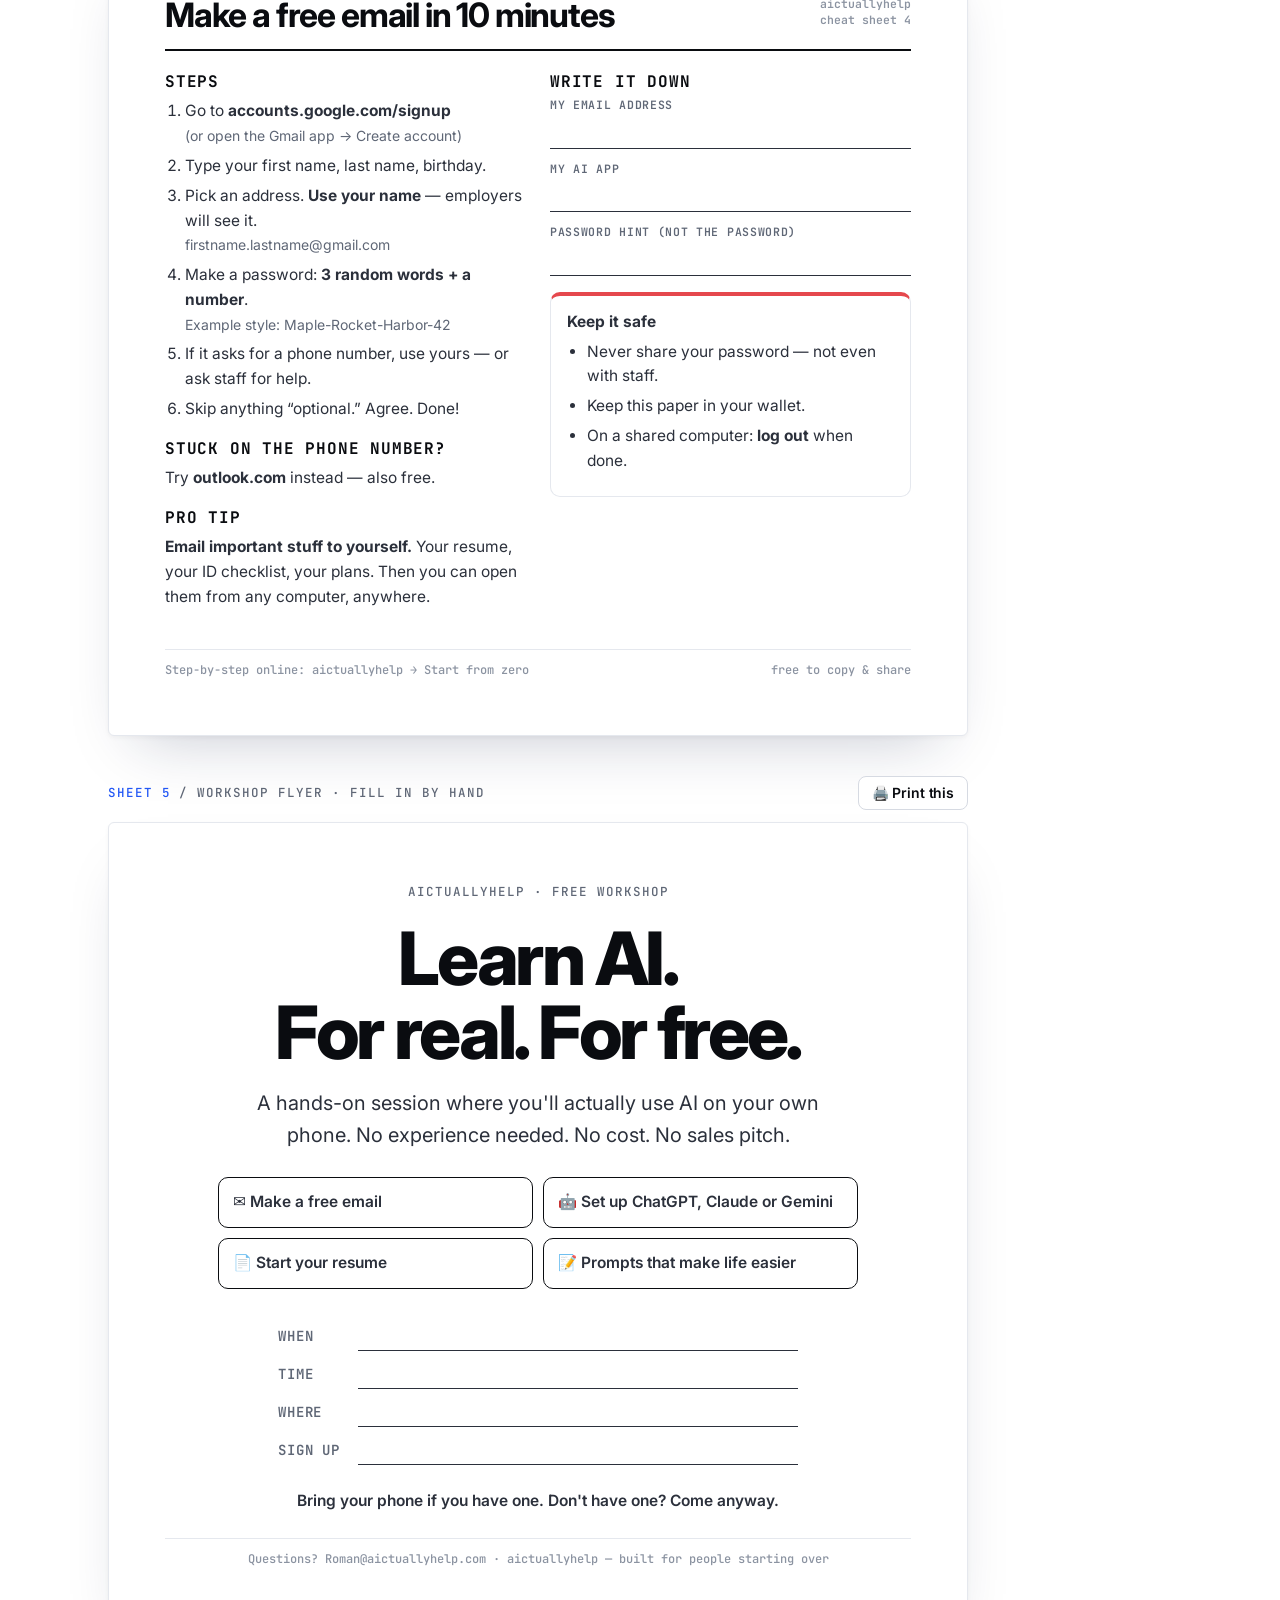
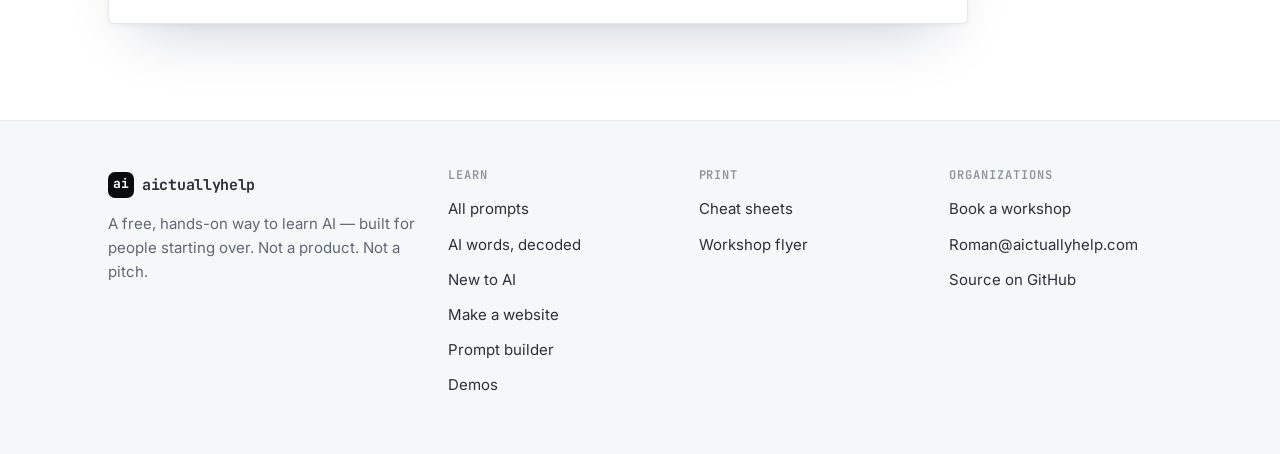
<file: cheatsheets.html>
<!doctype html>
<html lang="en">
<head>
  <meta charset="utf-8">
  <meta name="viewport" content="width=device-width, initial-scale=1">
  <title>Cheat sheets — AI Actually Help</title>
  <meta name="description" content="Free printable one-page AI cheat sheets: AI basics, 10 pocket prompts, markdown, making an email, and a workshop flyer.">
  <link rel="preconnect" href="https://fonts.googleapis.com">
  <link rel="preconnect" href="https://fonts.gstatic.com" crossorigin>
  <link href="https://fonts.googleapis.com/css2?family=Inter:wght@400;500;600;700;800&family=JetBrains+Mono:wght@400;500;600;700&display=swap" rel="stylesheet">
  <link rel="stylesheet" href="assets/site.css">
<link rel="canonical" href="https://www.aictuallyhelp.com/cheatsheets.html">
<meta property="og:title" content="Cheat sheets — AI Actually Help">
<meta property="og:description" content="Free printable one-page AI cheat sheets: AI basics, 10 pocket prompts, markdown, making an email, and a workshop flyer.">
<meta property="og:url" content="https://www.aictuallyhelp.com/cheatsheets.html">
<meta property="og:type" content="website">
<meta property="og:site_name" content="AI Actually Help">
<meta name="twitter:card" content="summary">
</head>
<body>
  <header class="topbar"><div class="wrap">
    <a class="logo" href="index.html"><span class="logo-mark">ai</span>aictuallyhelp<span class="cursor">_</span></a>
    <nav class="nav" aria-label="Main">
      <a href="index.html#library">Prompts</a>
      <a href="index.html#agent">What's an agent?</a>
      <a href="words.html">AI words</a>
      <a href="start.html">New to AI</a>
      <a href="website.html">Make a website</a>
      <a href="lab.html">Demos</a>
      <a href="cheatsheets.html" aria-current="page">Cheat sheets</a>
      <a href="workshops.html" class="nav-cta">Book a workshop</a>
    </nav>
  </div></header>

  <main>
    <section class="page-head"><div class="wrap">
      <span class="label"><span class="n">~/print</span> · 5 sheets · letter size</span>
      <h1>Print it. Keep it. Tape it to the wall.</h1>
      <p class="lead">One-page cheat sheets for workshops, libraries and shelter bulletin boards. Print one, or print the whole stack.</p>
      <div class="sheet-index">
        <button class="btn btn-dark btn-sm" type="button" id="printAll">🖨️ Print all</button>
        <a class="btn btn-ghost btn-sm" href="#basics">AI in one page</a>
        <a class="btn btn-ghost btn-sm" href="#pocket">10 pocket prompts</a>
        <a class="btn btn-ghost btn-sm" href="#markdown">Markdown</a>
        <a class="btn btn-ghost btn-sm" href="#email">Make an email</a>
        <a class="btn btn-ghost btn-sm" href="#flyer">Workshop flyer</a>
      </div>
    </div></section>

    <div class="wrap sheets">

      <!-- 1. BASICS -->
      <div class="sheet-wrap" id="basics">
        <div class="sheet-bar"><span class="label"><span class="n">sheet 1</span> / AI in one page</span><button class="btn btn-ghost btn-sm" type="button" data-print>🖨️ Print this</button></div>
        <article class="sheet">
          <header><h2>AI in one page</h2><div class="src">aictuallyhelp<br>cheat sheet 1</div></header>
          <div class="cols">
            <div>
              <h3>What it is</h3>
              <p>An app you <b>talk to by typing</b> (or speaking). It reads what you write and writes back. Like texting a really smart friend who's awake 24/7.</p>
              <h3>Free apps</h3>
              <table>
                <tr><td><b>ChatGPT</b></td><td>chatgpt.com</td></tr>
                <tr><td><b>Claude</b></td><td>claude.ai</td></tr>
                <tr><td><b>Gemini</b></td><td>gemini.google.com</td></tr>
              </table>
              <p class="small muted" style="margin-top:8px">Sign in with your email. The free version is enough.</p>
              <h3>Great for</h3>
              <ul><li>Resumes, cover letters, emails</li><li>Explaining letters and forms</li><li>Practicing interviews</li><li>Budgets, checklists, plans</li><li>Learning anything, step by step</li></ul>
            </div>
            <div>
              <h3>How to talk to it</h3>
              <ol><li><b>Say who you are</b> and your situation.</li><li><b>Say what you want</b> — be specific.</li><li><b>Say how you want it</b> — short, simple, in a code block.</li><li><b>Keep going.</b> “Shorter.” “Simpler.” “Try again.”</li></ol>
              <h3>Golden rules</h3>
              <div class="dos" style="gap:10px">
                <div class="yes"><b>✓ Do</b><ul><li>Double-check law, health, money, deadlines</li><li>Call before you go somewhere</li><li>Read it before you send it</li></ul></div>
                <div class="no"><b>✕ Never type</b><ul><li>Social Security number</li><li>Bank or card numbers</li><li>Passwords</li></ul></div>
              </div>
            </div>
          </div>
          <footer><span>AI can be wrong. You're the boss.</span><span>aictuallyhelp · free to copy &amp; share</span></footer>
        </article>
      </div>

      <!-- 2. POCKET PROMPTS -->
      <div class="sheet-wrap" id="pocket">
        <div class="sheet-bar"><span class="label"><span class="n">sheet 2</span> / 10 pocket prompts</span><button class="btn btn-ghost btn-sm" type="button" data-print>🖨️ Print this</button></div>
        <article class="sheet">
          <header><h2>10 prompts to keep in your pocket</h2><div class="src">aictuallyhelp<br>cheat sheet 2</div></header>
          <h3>★ The big three</h3>
          <p class="pline">1. Create a markdown file about what I'm about to say, so the next bot will build it for me in one shot.</p>
          <p class="pline">2. Write this in a code block for me.</p>
          <p class="pline">3. What am I missing from this, and why is it important?</p>
          <h3>Everyday</h3>
          <p class="pline">4. Ask me questions one at a time until you understand what I need. Then help me.</p>
          <p class="pline">5. Explain [THIS] like I'm new to it. Simple words, one real example.</p>
          <p class="pline">6. Say that again, but shorter and simpler.</p>
          <p class="pline">7. Explain this letter in plain English. What do they want, and by when?</p>
          <p class="pline">8. Pretend you're hiring for a [JOB]. Interview me one question at a time.</p>
          <p class="pline">9. Fix the spelling and grammar, but keep my words and my voice.</p>
          <p class="pline">10. Double-check your answer. What might be wrong?</p>
          <footer><span>[BRACKETS] = put your own info there</span><span>More: aictuallyhelp → Prompts</span></footer>
        </article>
      </div>

      <!-- 3. MARKDOWN -->
      <div class="sheet-wrap" id="markdown">
        <div class="sheet-bar"><span class="label"><span class="n">sheet 3</span> / markdown in one page</span><button class="btn btn-ghost btn-sm" type="button" data-print>🖨️ Print this</button></div>
        <article class="sheet">
          <header><h2>Markdown in one page</h2><div class="src">aictuallyhelp<br>cheat sheet 3</div></header>
          <div class="cols">
            <div>
              <h3>What is it?</h3>
              <p>A <b>.md file</b> is plain text with a few symbols that make it neat. Any phone or computer can open it. AI reads and writes it perfectly.</p>
              <h3>Why we use it</h3>
              <ul><li><b>Clean</b> — titles, bullets, checklists</li><li><b>Portable</b> — paste it into any AI</li><li><b>Forever</b> — never needs a special app</li><li><b>Handoff</b> — one AI writes the plan, the next AI builds it</li></ul>
              <h3>Files &amp; folders</h3>
              <p>File = one paper. Folder = labeled envelope. Example:</p>
              <p class="pline" style="border-left-color:var(--green)">My Life/<br>&nbsp;&nbsp;Jobs/resume.md<br>&nbsp;&nbsp;ID &amp; Papers/checklist.md<br>&nbsp;&nbsp;Goals/2026-plan.md</p>
            </div>
            <div>
              <h3>You type → you get</h3>
              <table>
                <tr><th>Type</th><th>Get</th></tr>
                <tr><td><code># Title</code></td><td><b>Big title</b></td></tr>
                <tr><td><code>## Heading</code></td><td><b>Section heading</b></td></tr>
                <tr><td><code>- item</code></td><td>• bullet point</td></tr>
                <tr><td><code>1. item</code></td><td>1. numbered list</td></tr>
                <tr><td><code>- [ ] task</code></td><td>☐ checkbox</td></tr>
                <tr><td><code>- [x] task</code></td><td>☑ checked box</td></tr>
                <tr><td><code>**bold**</code></td><td><b>bold</b></td></tr>
                <tr><td><code>*italic*</code></td><td><i>italic</i></td></tr>
                <tr><td><code>&gt; quote</code></td><td>│ quote</td></tr>
              </table>
              <h3>Magic prompt</h3>
              <p class="pline">Create a markdown file about what I'm about to say, so the next bot will build it for me in one shot.</p>
            </div>
          </div>
          <footer><span>Try it live: aictuallyhelp → Demos</span><span>free to copy &amp; share</span></footer>
        </article>
      </div>

      <!-- 4. EMAIL -->
      <div class="sheet-wrap" id="email">
        <div class="sheet-bar"><span class="label"><span class="n">sheet 4</span> / make an email</span><button class="btn btn-ghost btn-sm" type="button" data-print>🖨️ Print this</button></div>
        <article class="sheet">
          <header><h2>Make a free email in 10 minutes</h2><div class="src">aictuallyhelp<br>cheat sheet 4</div></header>
          <div class="cols">
            <div>
              <h3>Steps</h3>
              <ol>
                <li>Go to <b>accounts.google.com/signup</b><br><span class="muted small">(or open the Gmail app → Create account)</span></li>
                <li>Type your first name, last name, birthday.</li>
                <li>Pick an address. <b>Use your name</b> — employers will see it.<br><span class="muted small">firstname.lastname@gmail.com</span></li>
                <li>Make a password: <b>3 random words + a number</b>.<br><span class="muted small">Example style: Maple-Rocket-Harbor-42</span></li>
                <li>If it asks for a phone number, use yours — or ask staff for help.</li>
                <li>Skip anything “optional.” Agree. Done!</li>
              </ol>
              <h3>Stuck on the phone number?</h3>
              <p>Try <b>outlook.com</b> instead — also free.</p>
              <h3>Pro tip</h3>
              <p><b>Email important stuff to yourself.</b> Your resume, your ID checklist, your plans. Then you can open them from any computer, anywhere.</p>
            </div>
            <div>
              <h3>Write it down</h3>
              <div class="fill-label">My email address</div><div class="fill"></div>
              <div class="fill-label">My AI app</div><div class="fill"></div>
              <div class="fill-label">Password hint (NOT the password)</div><div class="fill"></div>
              <div class="dos" style="margin-top:16px">
                <div class="no"><b>Keep it safe</b><ul><li>Never share your password — not even with staff.</li><li>Keep this paper in your wallet.</li><li>On a shared computer: <b>log out</b> when done.</li></ul></div>
              </div>
            </div>
          </div>
          <footer><span>Step-by-step online: aictuallyhelp → Start from zero</span><span>free to copy &amp; share</span></footer>
        </article>
      </div>

      <!-- 5. FLYER -->
      <div class="sheet-wrap" id="flyer">
        <div class="sheet-bar"><span class="label"><span class="n">sheet 5</span> / workshop flyer · fill in by hand</span><button class="btn btn-ghost btn-sm" type="button" data-print>🖨️ Print this</button></div>
        <article class="sheet flyer">
          <span class="label" style="justify-content:center">aictuallyhelp · free workshop</span>
          <div class="big">Learn AI.<br>For real. For free.</div>
          <p class="sub">A hands-on session where you'll actually use AI on your own phone. No experience needed. No cost. No sales pitch.</p>
          <div class="learn">
            <div>✉️ Make a free email</div>
            <div>🤖 Set up ChatGPT, Claude or Gemini</div>
            <div>📄 Start your resume</div>
            <div>📝 Prompts that make life easier</div>
          </div>
          <div class="when">
            <span class="fill-label">When</span><div class="fill"></div>
            <span class="fill-label">Time</span><div class="fill"></div>
            <span class="fill-label">Where</span><div class="fill"></div>
            <span class="fill-label">Sign up</span><div class="fill"></div>
          </div>
          <p style="margin-top:24px;font-weight:600">Bring your phone if you have one. Don't have one? Come anyway.</p>
          <footer style="justify-content:center"><span>Questions? Roman@aictuallyhelp.com · aictuallyhelp — built for people starting over</span></footer>
        </article>
      </div>

    </div>
  </main>

  <footer class="footer"><div class="wrap">
    <div>
      <a class="logo" href="index.html"><span class="logo-mark">ai</span>aictuallyhelp</a>
      <p style="margin-top:14px">A free, hands-on way to learn AI — built for people starting over. Not a product. Not a pitch.</p>
    </div>
    <div><h4>Learn</h4><ul><li><a href="index.html#library">All prompts</a></li><li><a href="words.html">AI words, decoded</a></li><li><a href="start.html">New to AI</a></li><li><a href="website.html">Make a website</a></li><li><a href="prompts.html">Prompt builder</a></li><li><a href="lab.html">Demos</a></li></ul></div>
    <div><h4>Print</h4><ul><li><a href="cheatsheets.html">Cheat sheets</a></li><li><a href="cheatsheets.html#flyer">Workshop flyer</a></li></ul></div>
    <div><h4>Organizations</h4><ul><li><a href="workshops.html">Book a workshop</a></li><li><a href="mailto:Roman@aictuallyhelp.com">Roman@aictuallyhelp.com</a></li><li><a href="https://github.com/rawmware/aictuallyhelp">Source on GitHub</a></li></ul></div>
  </div></footer>

  <script src="assets/site.js"></script>
  <script>
  (function () {
    const { $$, $ } = window.AH;
    $$("[data-print]").forEach(b => b.addEventListener("click", () => {
      const w = b.closest(".sheet-wrap");
      document.body.classList.add("print-one");
      w.classList.add("printing");
      window.print();
    }));
    window.addEventListener("afterprint", () => {
      document.body.classList.remove("print-one");
      $$(".sheet-wrap.printing").forEach(w => w.classList.remove("printing"));
    });
    $("#printAll").addEventListener("click", () => window.print());
  })();
  </script>
</body>
</html>
</file>
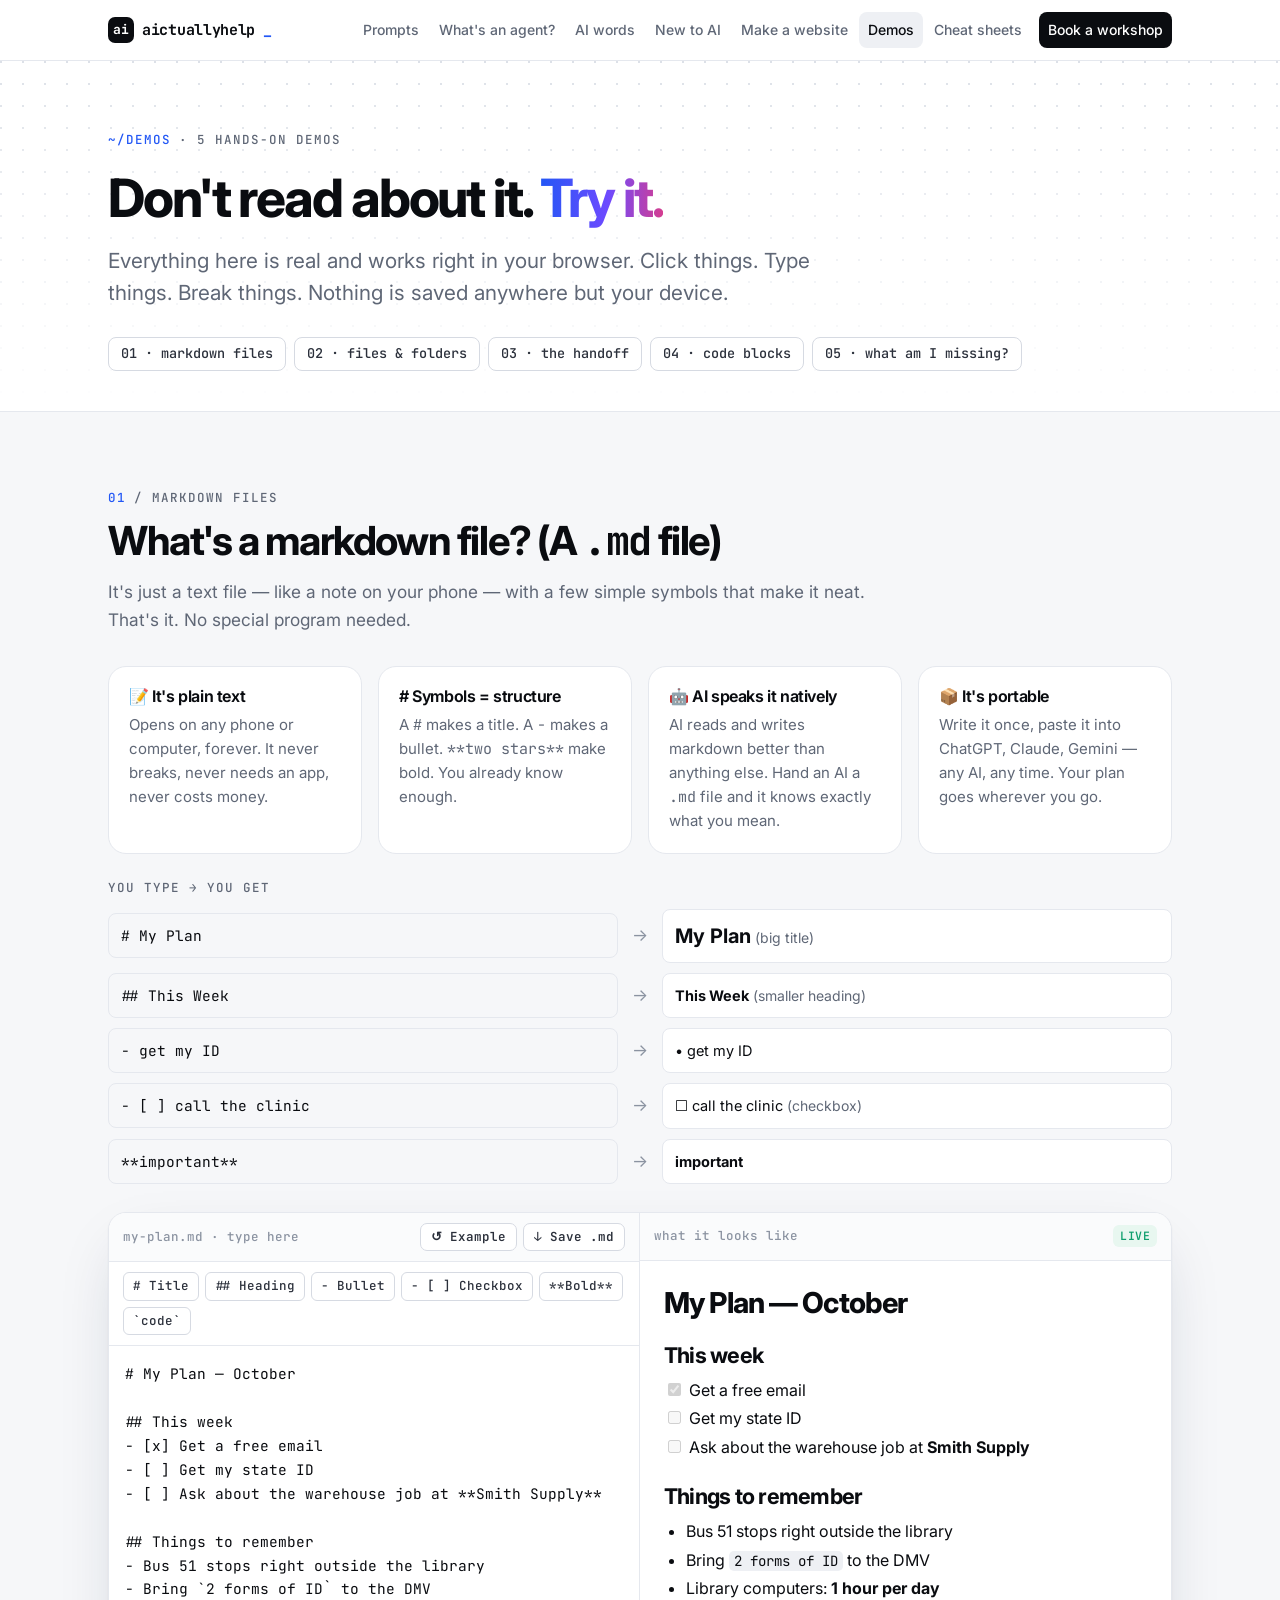
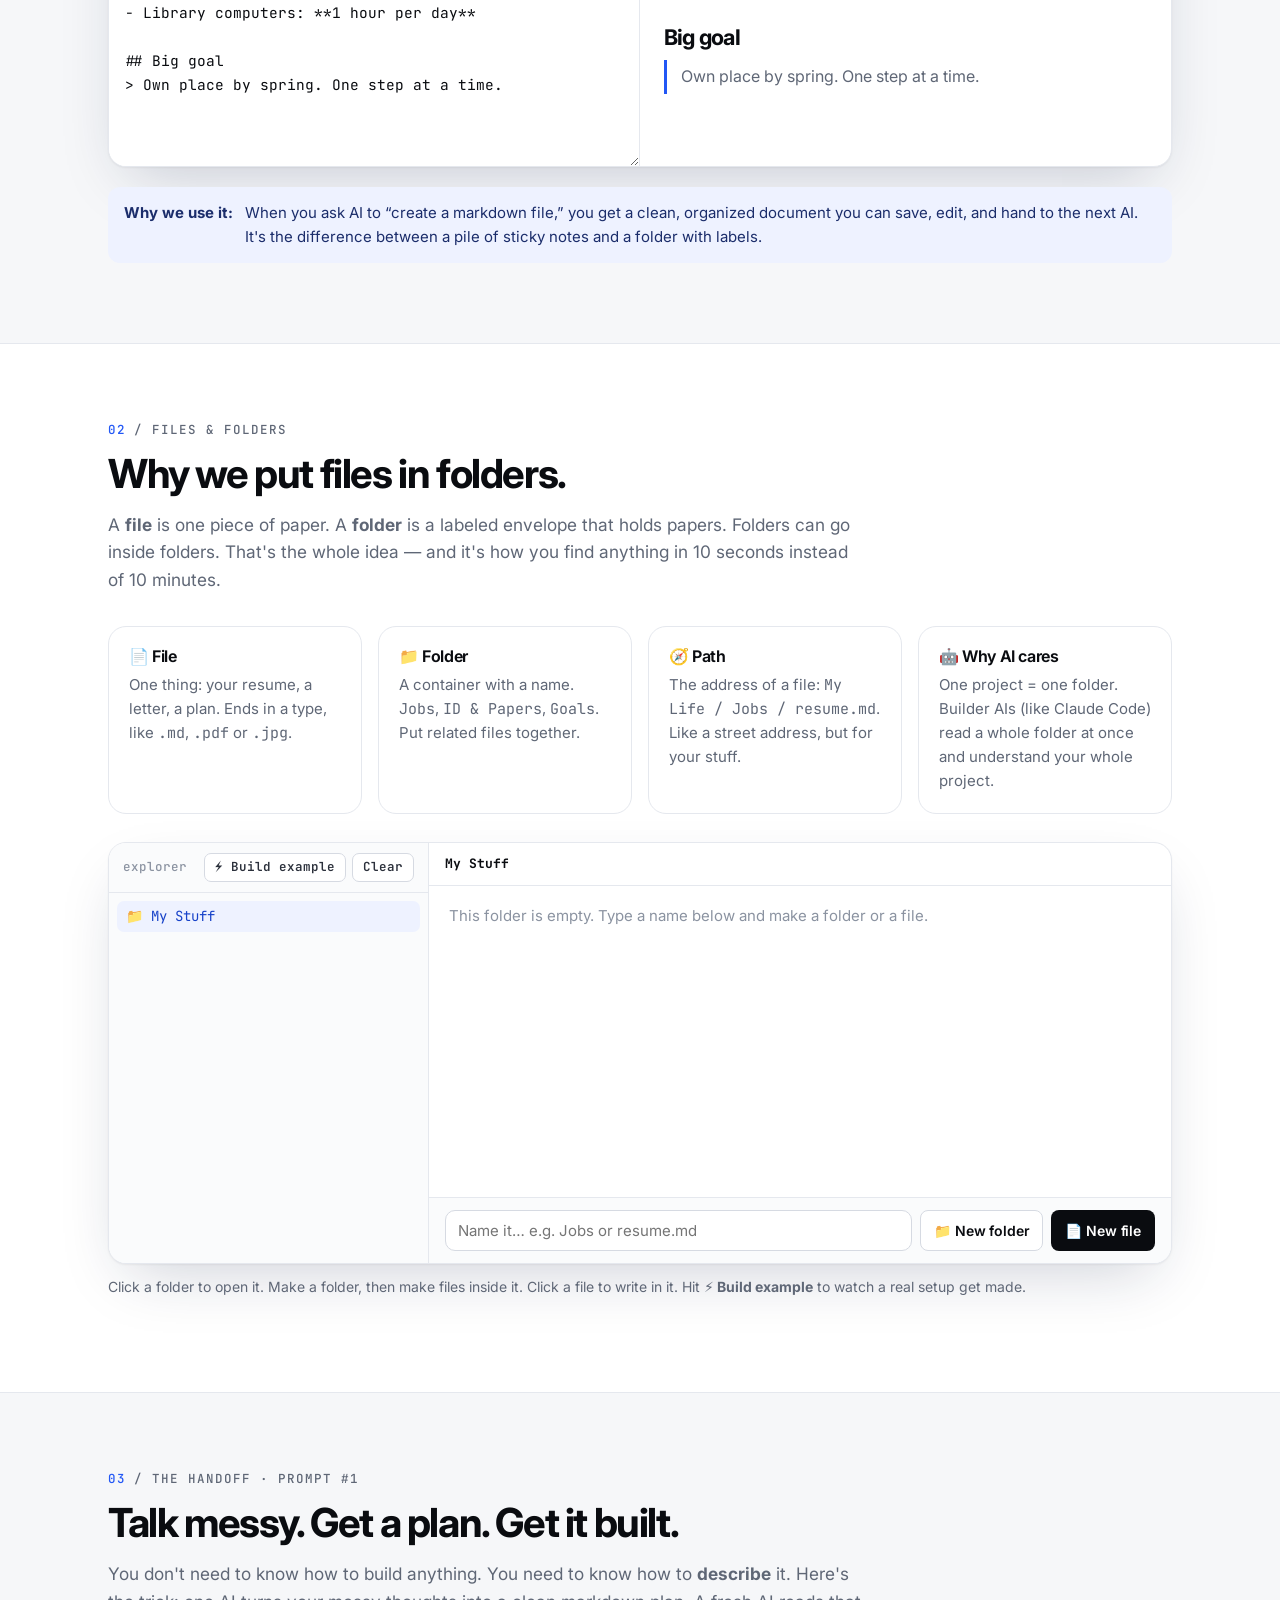
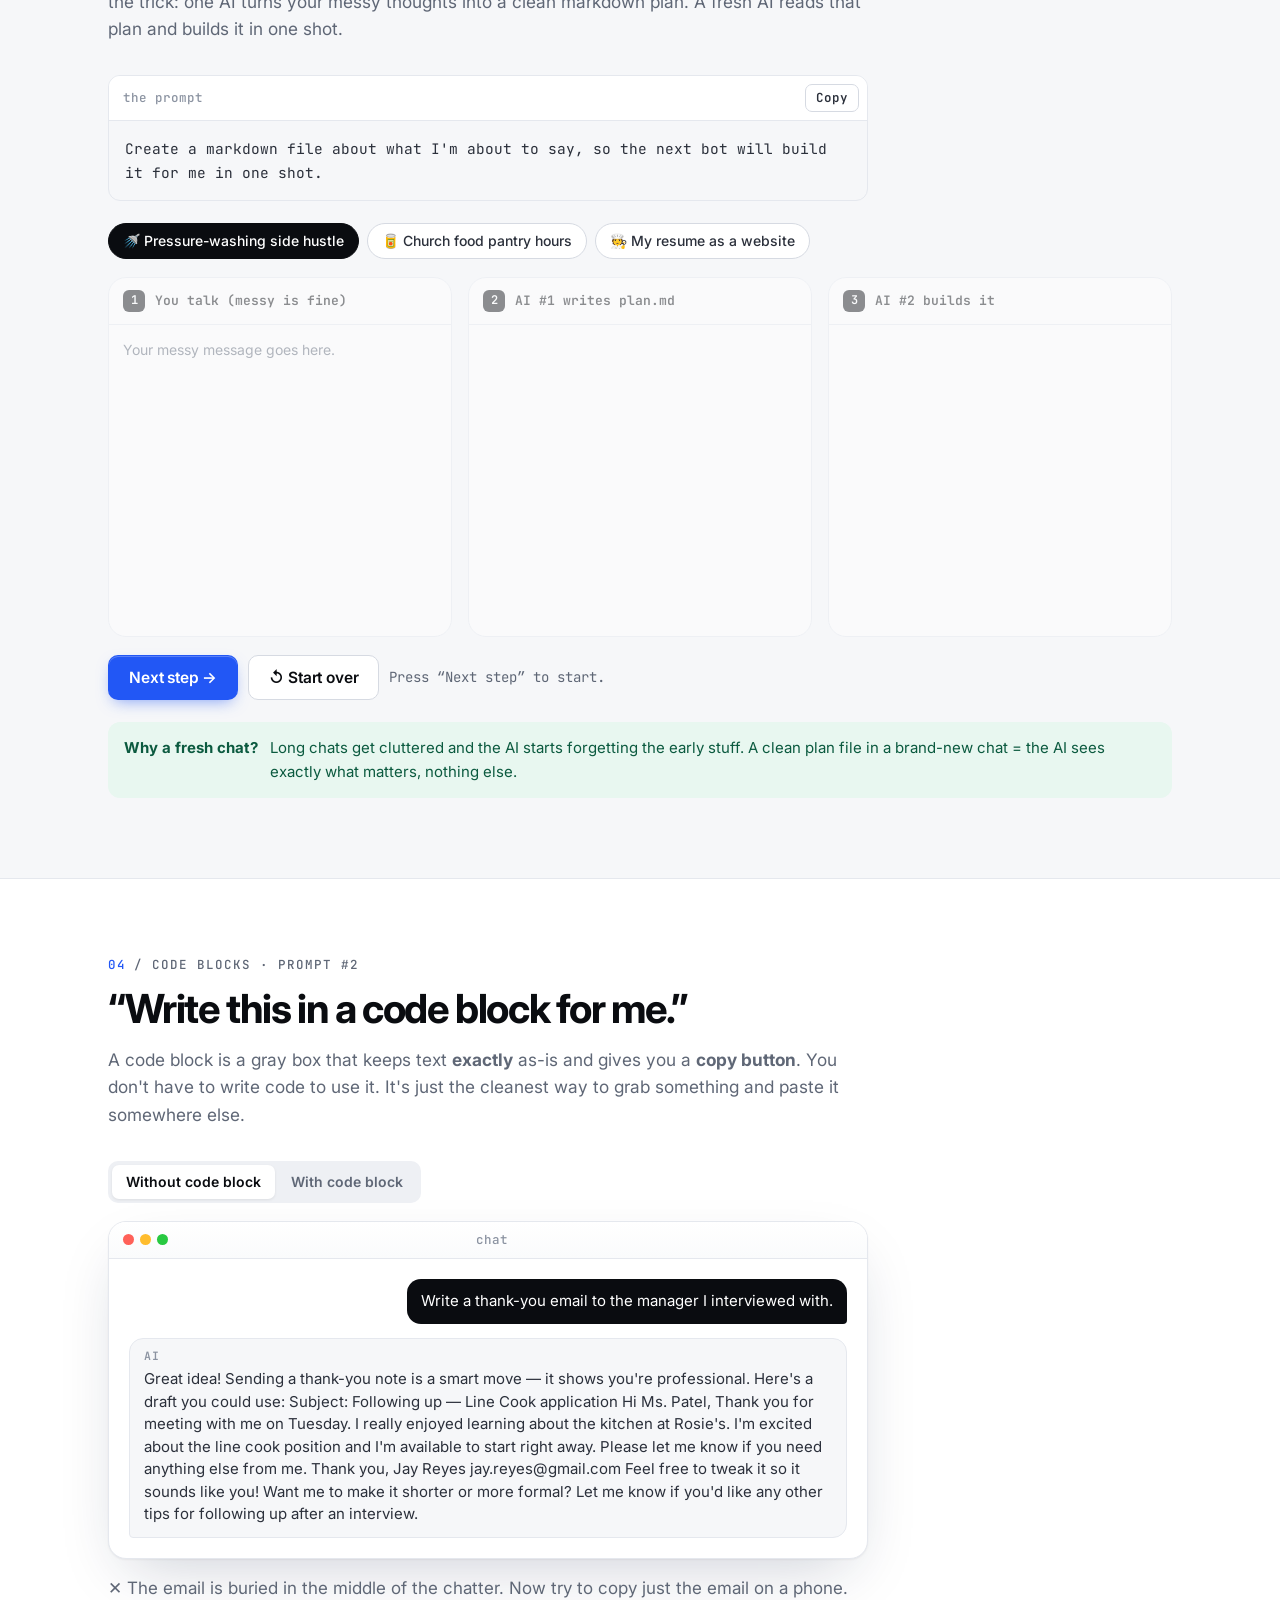
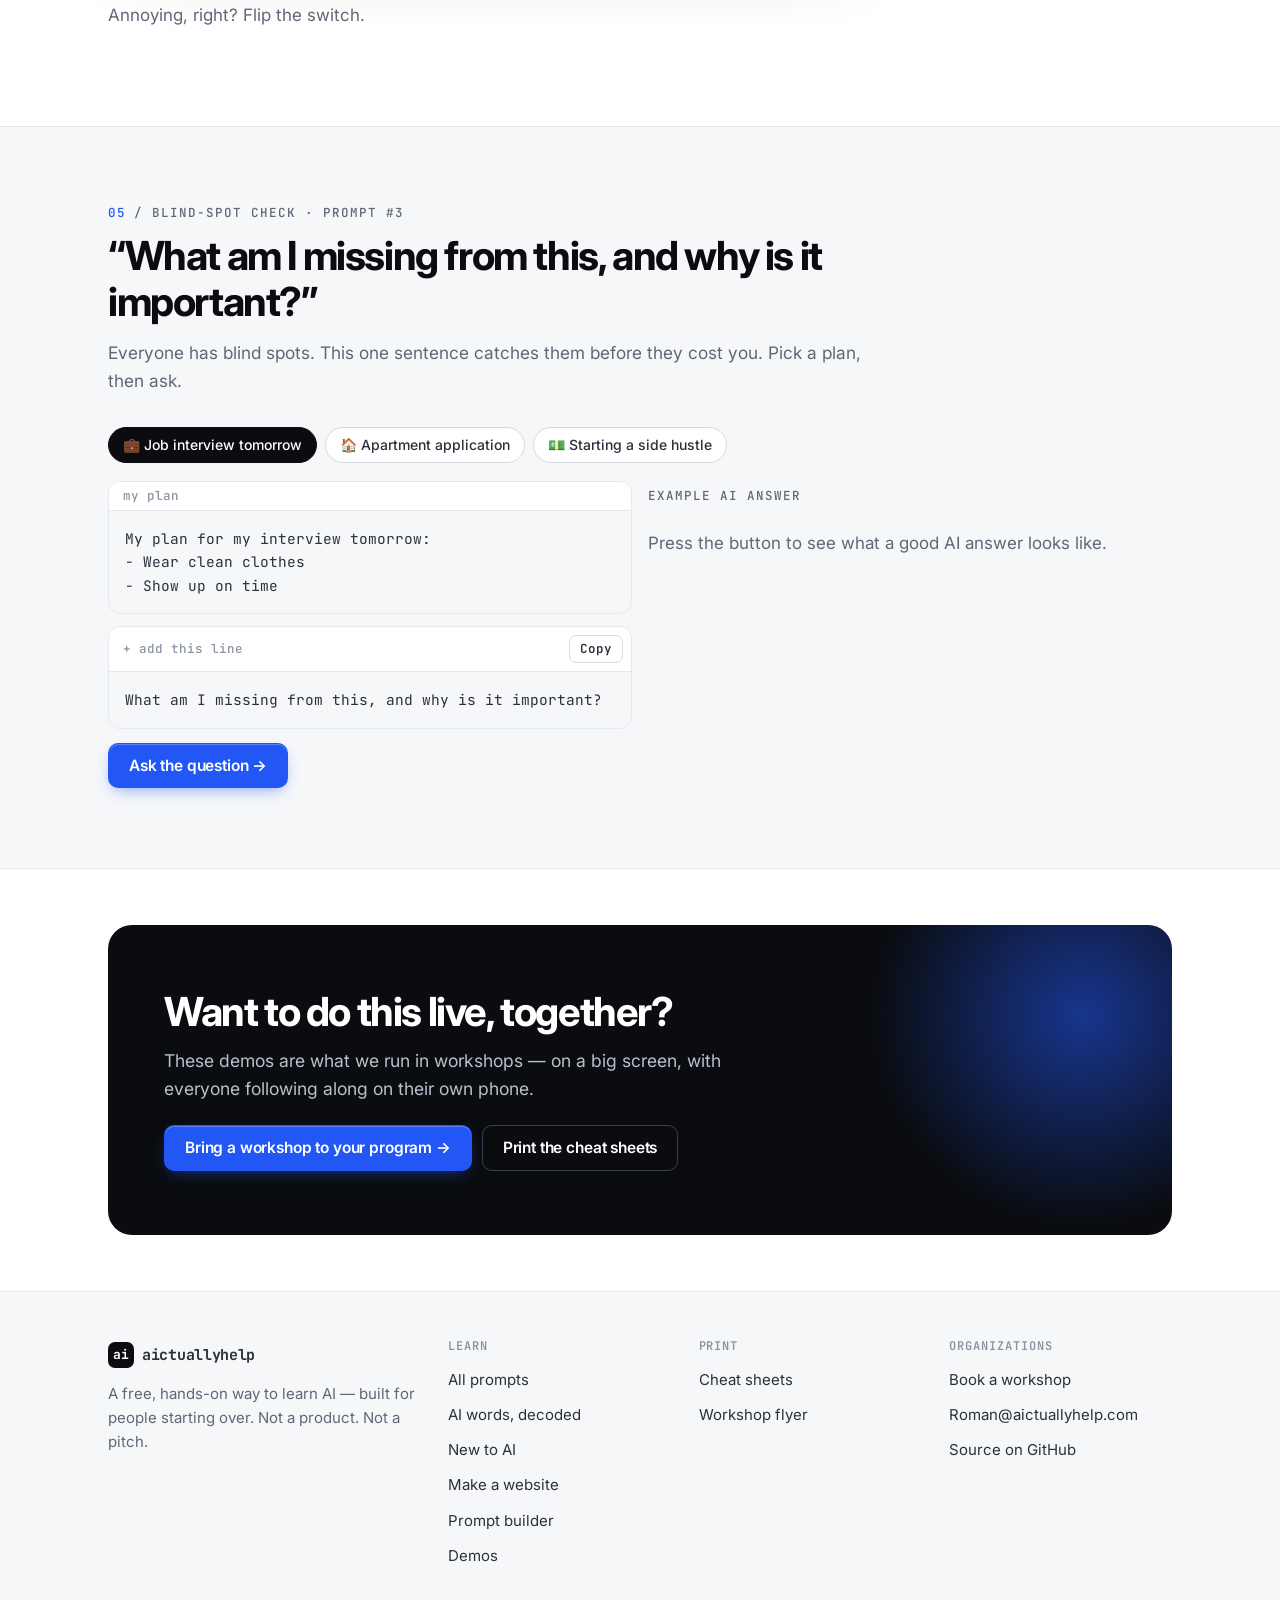
<file: lab.html>
<!doctype html>
<html lang="en">
<head>
  <meta charset="utf-8">
  <meta name="viewport" content="width=device-width, initial-scale=1">
  <title>Demos — AI Actually Help</title>
  <meta name="description" content="Hands-on demos: what a markdown file is, why folders matter, how to hand a plan from one AI to the next, code blocks, and the 'what am I missing' check.">
  <link rel="preconnect" href="https://fonts.googleapis.com">
  <link rel="preconnect" href="https://fonts.gstatic.com" crossorigin>
  <link href="https://fonts.googleapis.com/css2?family=Inter:wght@400;500;600;700;800&family=JetBrains+Mono:wght@400;500;600;700&display=swap" rel="stylesheet">
  <link rel="stylesheet" href="assets/site.css">
<link rel="canonical" href="https://www.aictuallyhelp.com/lab.html">
<meta property="og:title" content="Demos — AI Actually Help">
<meta property="og:description" content="Hands-on demos: what a markdown file is, why folders matter, how to hand a plan from one AI to the next, code blocks, and the 'what am I missing' check.">
<meta property="og:url" content="https://www.aictuallyhelp.com/lab.html">
<meta property="og:type" content="website">
<meta property="og:site_name" content="AI Actually Help">
<meta name="twitter:card" content="summary">
</head>
<body>
  <header class="topbar"><div class="wrap">
    <a class="logo" href="index.html"><span class="logo-mark">ai</span>aictuallyhelp<span class="cursor">_</span></a>
    <nav class="nav" aria-label="Main">
      <a href="index.html#library">Prompts</a>
      <a href="index.html#agent">What's an agent?</a>
      <a href="words.html">AI words</a>
      <a href="start.html">New to AI</a>
      <a href="website.html">Make a website</a>
      <a href="lab.html" aria-current="page">Demos</a>
      <a href="cheatsheets.html">Cheat sheets</a>
      <a href="workshops.html" class="nav-cta">Book a workshop</a>
    </nav>
  </div></header>

  <main>
    <section class="page-head"><div class="wrap">
      <span class="label"><span class="n">~/demos</span> · 5 hands-on demos</span>
      <h1>Don't read about it. <span class="grad">Try it.</span></h1>
      <p class="lead">Everything here is real and works right in your browser. Click things. Type things. Break things. Nothing is saved anywhere but your device.</p>
      <div class="lab-nav">
        <a href="#markdown">01 · markdown files</a>
        <a href="#folders">02 · files &amp; folders</a>
        <a href="#handoff">03 · the handoff</a>
        <a href="#codeblock">04 · code blocks</a>
        <a href="#missing">05 · what am I missing?</a>
      </div>
    </div></section>

    <!-- ========== 01 MARKDOWN ========== -->
    <section class="demo" id="markdown"><div class="wrap">
      <div class="demo-head">
        <span class="label"><span class="n">01</span> / markdown files</span>
        <h2>What's a markdown file? (A <code>.md</code> file)</h2>
        <p>It's just a text file — like a note on your phone — with a few simple symbols that make it neat. That's it. No special program needed.</p>
      </div>
      <div class="explain">
        <div class="card"><h3>📝 It's plain text</h3><p>Opens on any phone or computer, forever. It never breaks, never needs an app, never costs money.</p></div>
        <div class="card"><h3># Symbols = structure</h3><p>A <code>#</code> makes a title. A <code>-</code> makes a bullet. <code>**two stars**</code> make bold. You already know enough.</p></div>
        <div class="card"><h3>🤖 AI speaks it natively</h3><p>AI reads and writes markdown better than anything else. Hand an AI a <code>.md</code> file and it knows exactly what you mean.</p></div>
        <div class="card"><h3>📦 It's portable</h3><p>Write it once, paste it into ChatGPT, Claude, Gemini — any AI, any time. Your plan goes wherever you go.</p></div>
      </div>

      <div class="decoder" style="margin-bottom:28px">
        <span class="label" style="margin-bottom:4px">you type → you get</span>
        <div class="row2"><div># My Plan</div><span>→</span><div><b style="font-size:1.25rem">My Plan</b> <span class="muted small">(big title)</span></div></div>
        <div class="row2"><div>## This Week</div><span>→</span><div><b>This Week</b> <span class="muted small">(smaller heading)</span></div></div>
        <div class="row2"><div>- get my ID</div><span>→</span><div>• get my ID</div></div>
        <div class="row2"><div>- [ ] call the clinic</div><span>→</span><div>☐ call the clinic <span class="muted small">(checkbox)</span></div></div>
        <div class="row2"><div>**important**</div><span>→</span><div><b>important</b></div></div>
      </div>

      <div class="md-app">
        <div class="left">
          <div class="pane-h"><span>my-plan.md · type here</span><span class="btn-row" style="gap:6px">
            <button class="copy" type="button" id="mdReset">↺ Example</button>
            <button class="copy" type="button" id="mdDownload">↓ Save .md</button></span></div>
          <div class="md-tools" aria-label="Insert">
            <button type="button" data-ins="# ">#&nbsp;Title</button>
            <button type="button" data-ins="## ">##&nbsp;Heading</button>
            <button type="button" data-ins="- ">-&nbsp;Bullet</button>
            <button type="button" data-ins="- [ ] ">-&nbsp;[&nbsp;]&nbsp;Checkbox</button>
            <button type="button" data-wrap="**">**Bold**</button>
            <button type="button" data-wrap="`">`code`</button>
          </div>
          <textarea id="mdIn" spellcheck="false" aria-label="Markdown input"></textarea>
        </div>
        <div>
          <div class="pane-h"><span>what it looks like</span><span class="tag green">live</span></div>
          <div class="rendered" id="mdOut"></div>
        </div>
      </div>
      <div class="tip" style="margin-top:20px"><b>Why we use it:</b><p>When you ask AI to “create a markdown file,” you get a clean, organized document you can save, edit, and hand to the next AI. It's the difference between a pile of sticky notes and a folder with labels.</p></div>
    </div></section>

    <!-- ========== 02 FOLDERS ========== -->
    <section class="demo" id="folders"><div class="wrap">
      <div class="demo-head">
        <span class="label"><span class="n">02</span> / files &amp; folders</span>
        <h2>Why we put files in folders.</h2>
        <p>A <b>file</b> is one piece of paper. A <b>folder</b> is a labeled envelope that holds papers. Folders can go inside folders. That's the whole idea — and it's how you find anything in 10 seconds instead of 10 minutes.</p>
      </div>
      <div class="explain">
        <div class="card"><h3>📄 File</h3><p>One thing: your resume, a letter, a plan. Ends in a type, like <code>.md</code>, <code>.pdf</code> or <code>.jpg</code>.</p></div>
        <div class="card"><h3>📁 Folder</h3><p>A container with a name. <code>Jobs</code>, <code>ID &amp; Papers</code>, <code>Goals</code>. Put related files together.</p></div>
        <div class="card"><h3>🧭 Path</h3><p>The address of a file: <code>My Life / Jobs / resume.md</code>. Like a street address, but for your stuff.</p></div>
        <div class="card"><h3>🤖 Why AI cares</h3><p>One project = one folder. Builder AIs (like Claude Code) read a whole folder at once and understand your whole project.</p></div>
      </div>

      <div class="fx" id="fx">
        <div class="fx-side">
          <div class="pane-h" style="display:flex;justify-content:space-between;align-items:center;padding:10px 14px;border-bottom:1px solid var(--line);font:500 12.5px/1 var(--mono);color:var(--faint)">
            <span>explorer</span>
            <span class="btn-row" style="gap:6px"><button class="copy" type="button" id="fxDemo">⚡ Build example</button><button class="copy" type="button" id="fxClear">Clear</button></span>
          </div>
          <ul class="fx-tree" id="fxTree" role="tree"></ul>
        </div>
        <div class="fx-main">
          <div class="fx-path" id="fxPath"></div>
          <div class="fx-body" id="fxBody"></div>
          <form class="fx-actions" id="fxForm">
            <input type="text" id="fxName" placeholder="Name it… e.g. Jobs or resume.md" aria-label="New item name" autocomplete="off">
            <button class="btn btn-ghost btn-sm" type="submit" data-kind="dir">📁 New folder</button>
            <button class="btn btn-dark btn-sm" type="submit" data-kind="file">📄 New file</button>
          </form>
        </div>
      </div>
      <p class="muted small" style="margin-top:12px">Click a folder to open it. Make a folder, then make files inside it. Click a file to write in it. Hit <b>⚡ Build example</b> to watch a real setup get made.</p>
    </div></section>

    <!-- ========== 03 HANDOFF ========== -->
    <section class="demo" id="handoff"><div class="wrap">
      <div class="demo-head">
        <span class="label"><span class="n">03</span> / the handoff · prompt #1</span>
        <h2>Talk messy. Get a plan. Get it built.</h2>
        <p>You don't need to know how to build anything. You need to know how to <b>describe</b> it. Here's the trick: one AI turns your messy thoughts into a clean markdown plan. A fresh AI reads that plan and builds it in one shot.</p>
      </div>
      <div class="codebox" style="margin-bottom:22px;max-width:760px">
        <div class="codebox-head">the prompt <button class="copy" type="button" data-copy><span class="copy-label">Copy</span></button></div>
        <pre>Create a markdown file about what I'm about to say, so the next bot will build it for me in one shot.</pre>
      </div>
      <div class="scenario-pick" id="hoPick"></div>
      <div class="pipe">
        <div class="stage" id="st1"><div class="stage-h"><span class="n">1</span> You talk (messy is fine)</div><div class="stage-b" id="st1b"></div></div>
        <div class="stage" id="st2"><div class="stage-h"><span class="n">2</span> AI #1 writes plan.md</div><div class="stage-b"><pre id="st2b"></pre></div></div>
        <div class="stage" id="st3"><div class="stage-h"><span class="n">3</span> AI #2 builds it</div><div class="stage-b" id="st3b" style="padding:0"></div></div>
      </div>
      <div class="pipe-ctrl">
        <button class="btn btn-primary" type="button" id="hoNext">Next step →</button>
        <button class="btn btn-ghost" type="button" id="hoReplay">↺ Start over</button>
        <span class="mono small muted" id="hoHint"></span>
      </div>
      <div class="tip good" style="margin-top:22px"><b>Why a fresh chat?</b><p>Long chats get cluttered and the AI starts forgetting the early stuff. A clean plan file in a brand-new chat = the AI sees exactly what matters, nothing else.</p></div>
    </div></section>

    <!-- ========== 04 CODE BLOCK ========== -->
    <section class="demo" id="codeblock"><div class="wrap">
      <div class="demo-head">
        <span class="label"><span class="n">04</span> / code blocks · prompt #2</span>
        <h2>“Write this in a code block for me.”</h2>
        <p>A code block is a gray box that keeps text <b>exactly</b> as-is and gives you a <b>copy button</b>. You don't have to write code to use it. It's just the cleanest way to grab something and paste it somewhere else.</p>
      </div>
      <div class="toggle" id="cbTabs"><button class="on" type="button" data-m="0">Without code block</button><button type="button" data-m="1">With code block</button></div>
      <div class="window" style="max-width:760px;margin-top:18px">
        <div class="window-bar"><div class="lights"><i></i><i></i><i></i></div><div class="window-title">chat</div></div>
        <div class="chat" style="min-height:0" id="cbChat"></div>
      </div>
      <p class="muted" style="margin-top:16px;max-width:46em" id="cbNote"></p>
    </div></section>

    <!-- ========== 05 MISSING ========== -->
    <section class="demo" id="missing"><div class="wrap">
      <div class="demo-head">
        <span class="label"><span class="n">05</span> / blind-spot check · prompt #3</span>
        <h2>“What am I missing from this, and why is it important?”</h2>
        <p>Everyone has blind spots. This one sentence catches them before they cost you. Pick a plan, then ask.</p>
      </div>
      <div class="scenario-pick" id="msPick"></div>
      <div class="grid grid-2">
        <div>
          <div class="codebox"><div class="codebox-head">my plan</div><pre id="msPlan"></pre></div>
          <div class="codebox" style="margin-top:12px"><div class="codebox-head">+ add this line <button class="copy" type="button" data-copy><span class="copy-label">Copy</span></button></div><pre>What am I missing from this, and why is it important?</pre></div>
          <button class="btn btn-primary" type="button" id="msGo" style="margin-top:14px">Ask the question →</button>
        </div>
        <div>
          <span class="label">example AI answer</span>
          <div class="missing-list" id="msOut"><p class="muted" style="margin:10px 0 0">Press the button to see what a good AI answer looks like.</p></div>
        </div>
      </div>
    </div></section>

    <section class="section tight"><div class="wrap">
      <div class="banner">
        <h2 style="margin-bottom:12px">Want to do this live, together?</h2>
        <p>These demos are what we run in workshops — on a big screen, with everyone following along on their own phone.</p>
        <div class="btn-row" style="margin-top:22px"><a class="btn btn-primary" href="workshops.html">Bring a workshop to your program →</a><a class="btn btn-ghost" href="cheatsheets.html">Print the cheat sheets</a></div>
      </div>
    </div></section>
  </main>

  <footer class="footer"><div class="wrap">
    <div>
      <a class="logo" href="index.html"><span class="logo-mark">ai</span>aictuallyhelp</a>
      <p style="margin-top:14px">A free, hands-on way to learn AI — built for people starting over. Not a product. Not a pitch.</p>
    </div>
    <div><h4>Learn</h4><ul><li><a href="index.html#library">All prompts</a></li><li><a href="words.html">AI words, decoded</a></li><li><a href="start.html">New to AI</a></li><li><a href="website.html">Make a website</a></li><li><a href="prompts.html">Prompt builder</a></li><li><a href="lab.html">Demos</a></li></ul></div>
    <div><h4>Print</h4><ul><li><a href="cheatsheets.html">Cheat sheets</a></li><li><a href="cheatsheets.html#flyer">Workshop flyer</a></li></ul></div>
    <div><h4>Organizations</h4><ul><li><a href="workshops.html">Book a workshop</a></li><li><a href="mailto:Roman@aictuallyhelp.com">Roman@aictuallyhelp.com</a></li><li><a href="https://github.com/rawmware/aictuallyhelp">Source on GitHub</a></li></ul></div>
  </div></footer>

  <script src="assets/site.js"></script>
  <script src="assets/lab.js"></script>
</body>
</html>
</file>
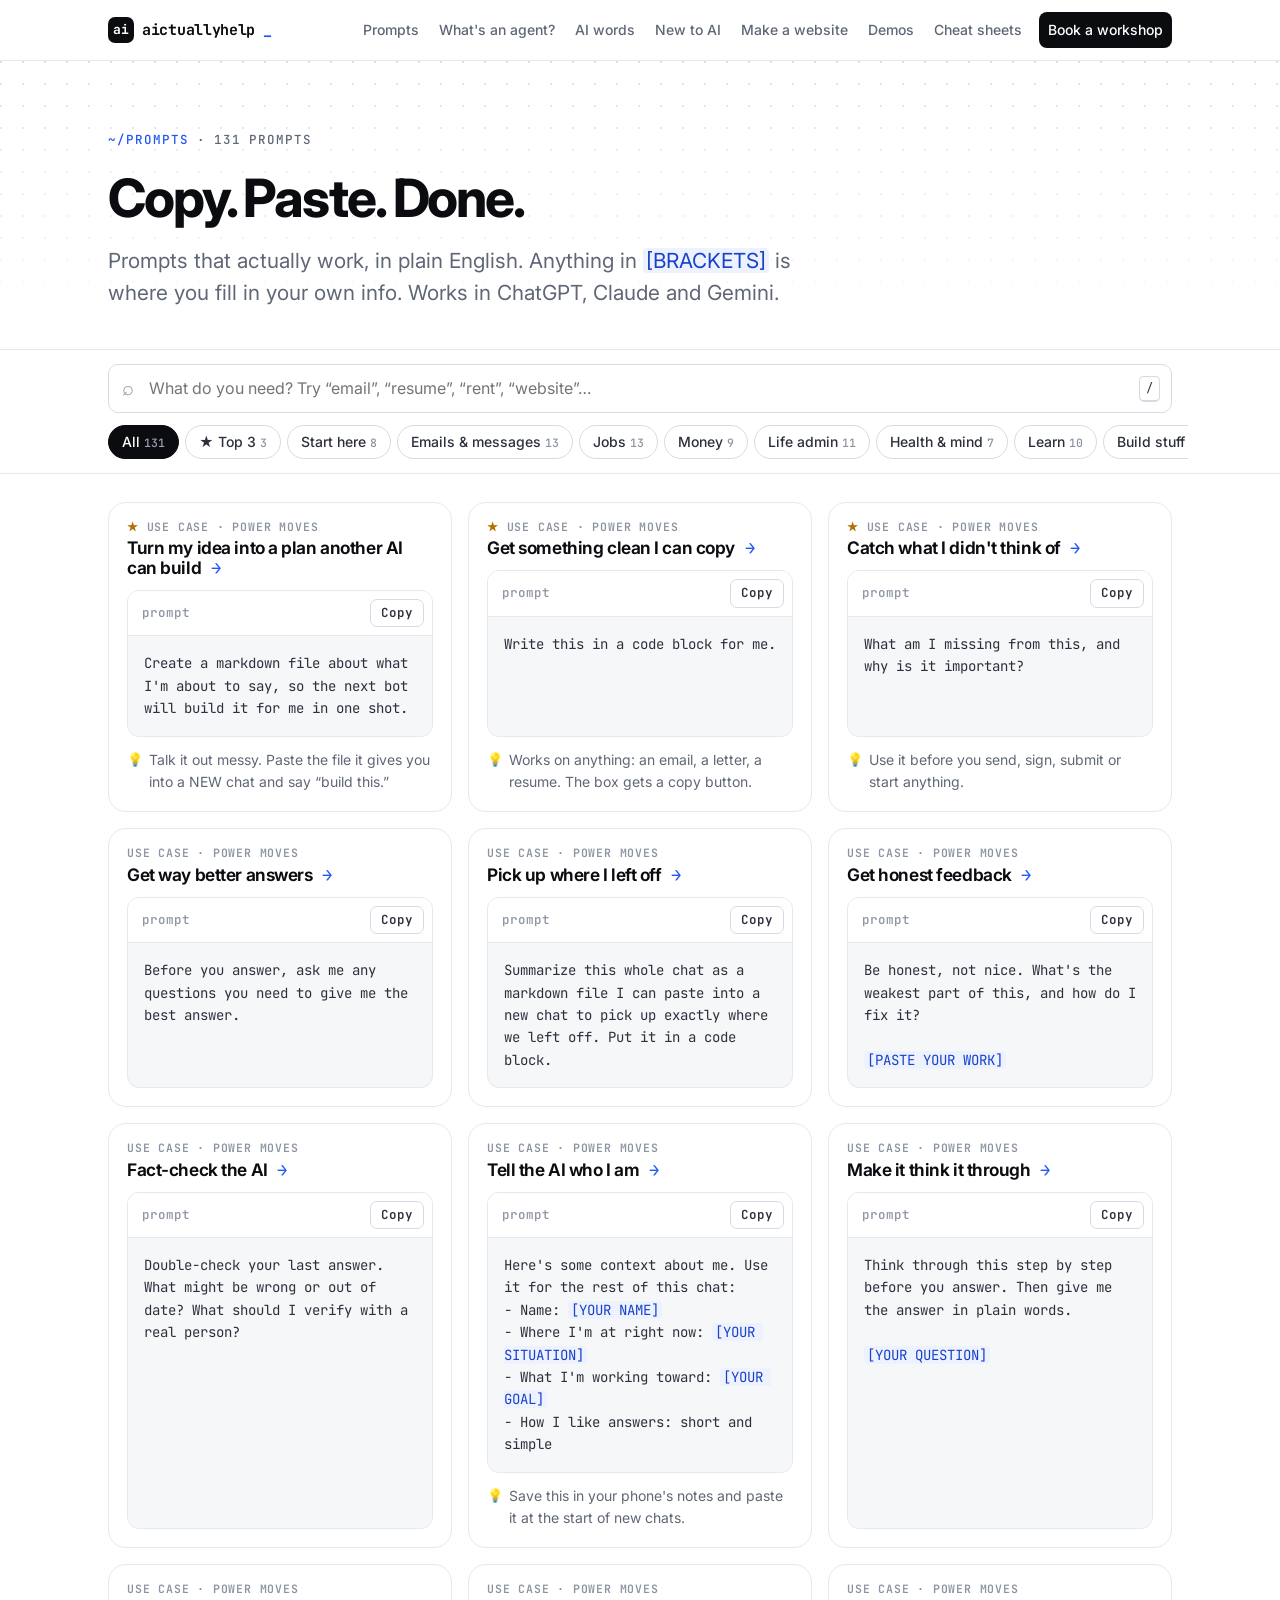
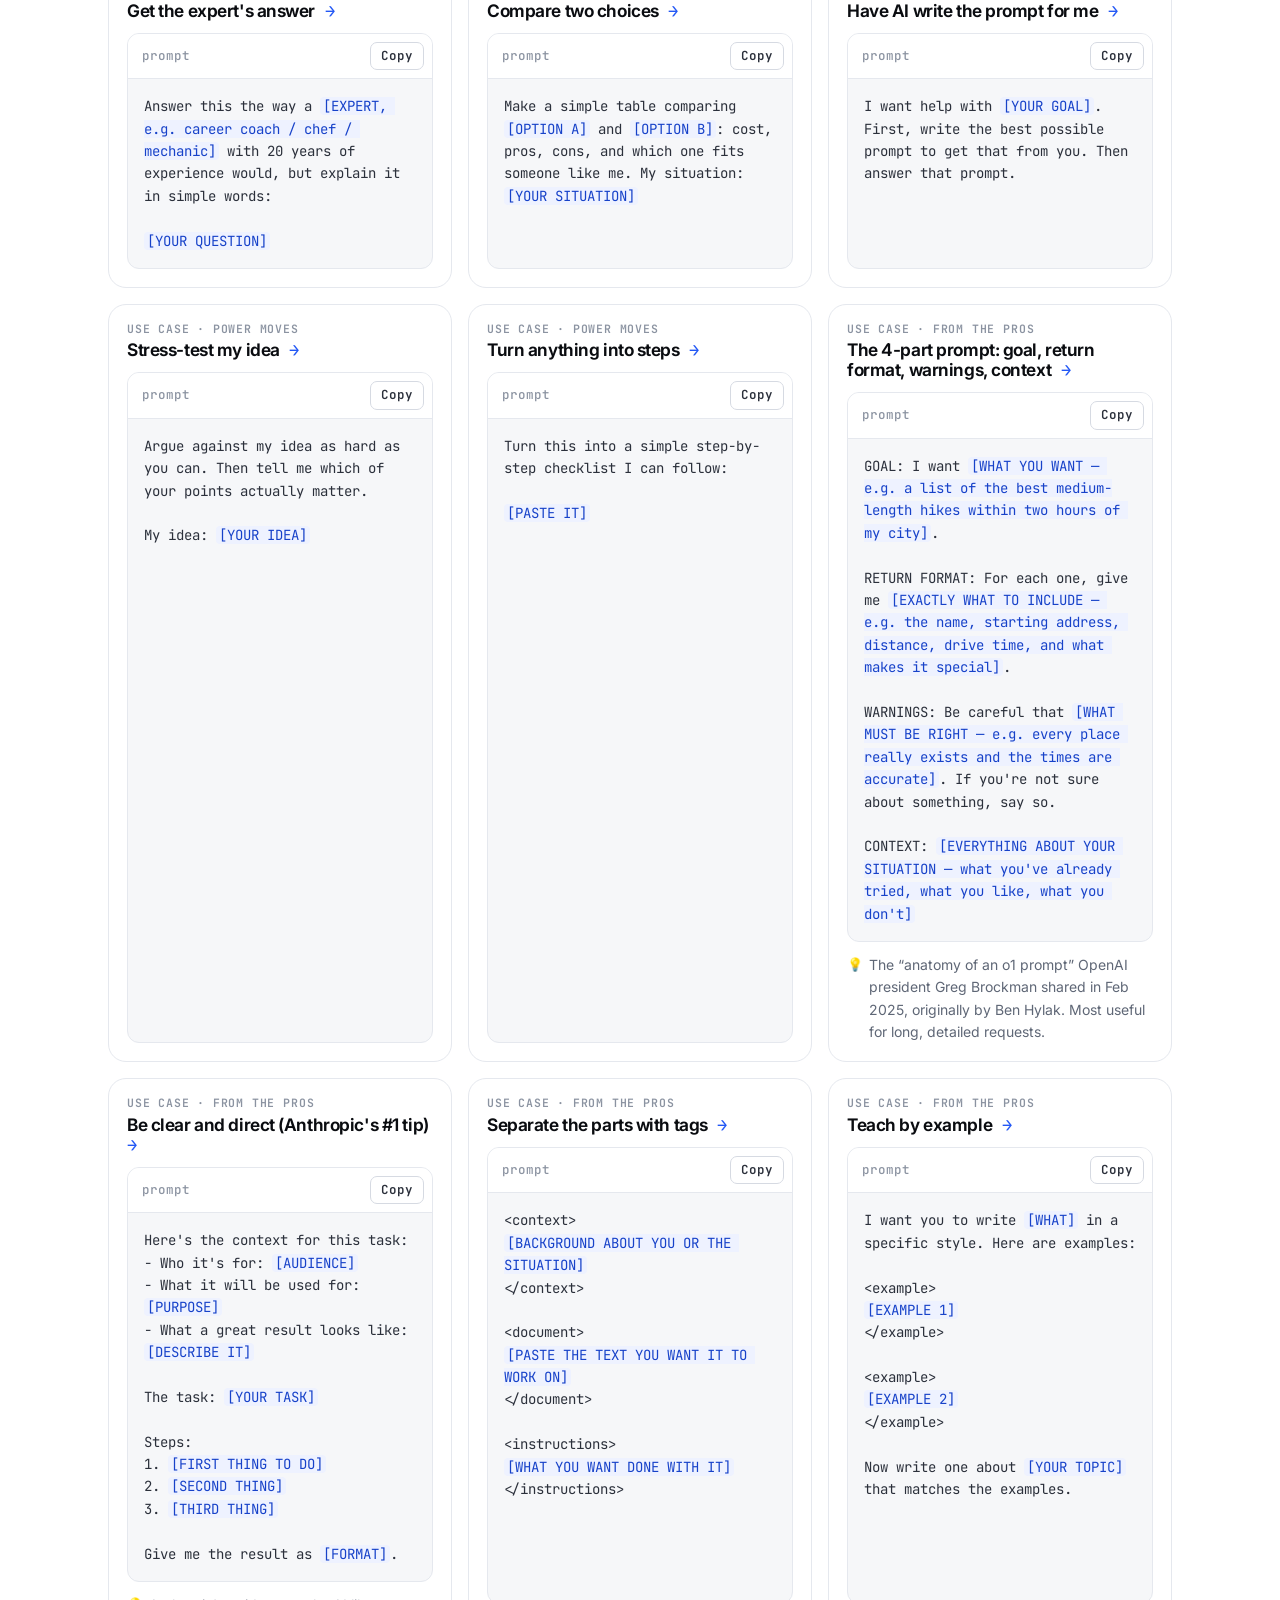
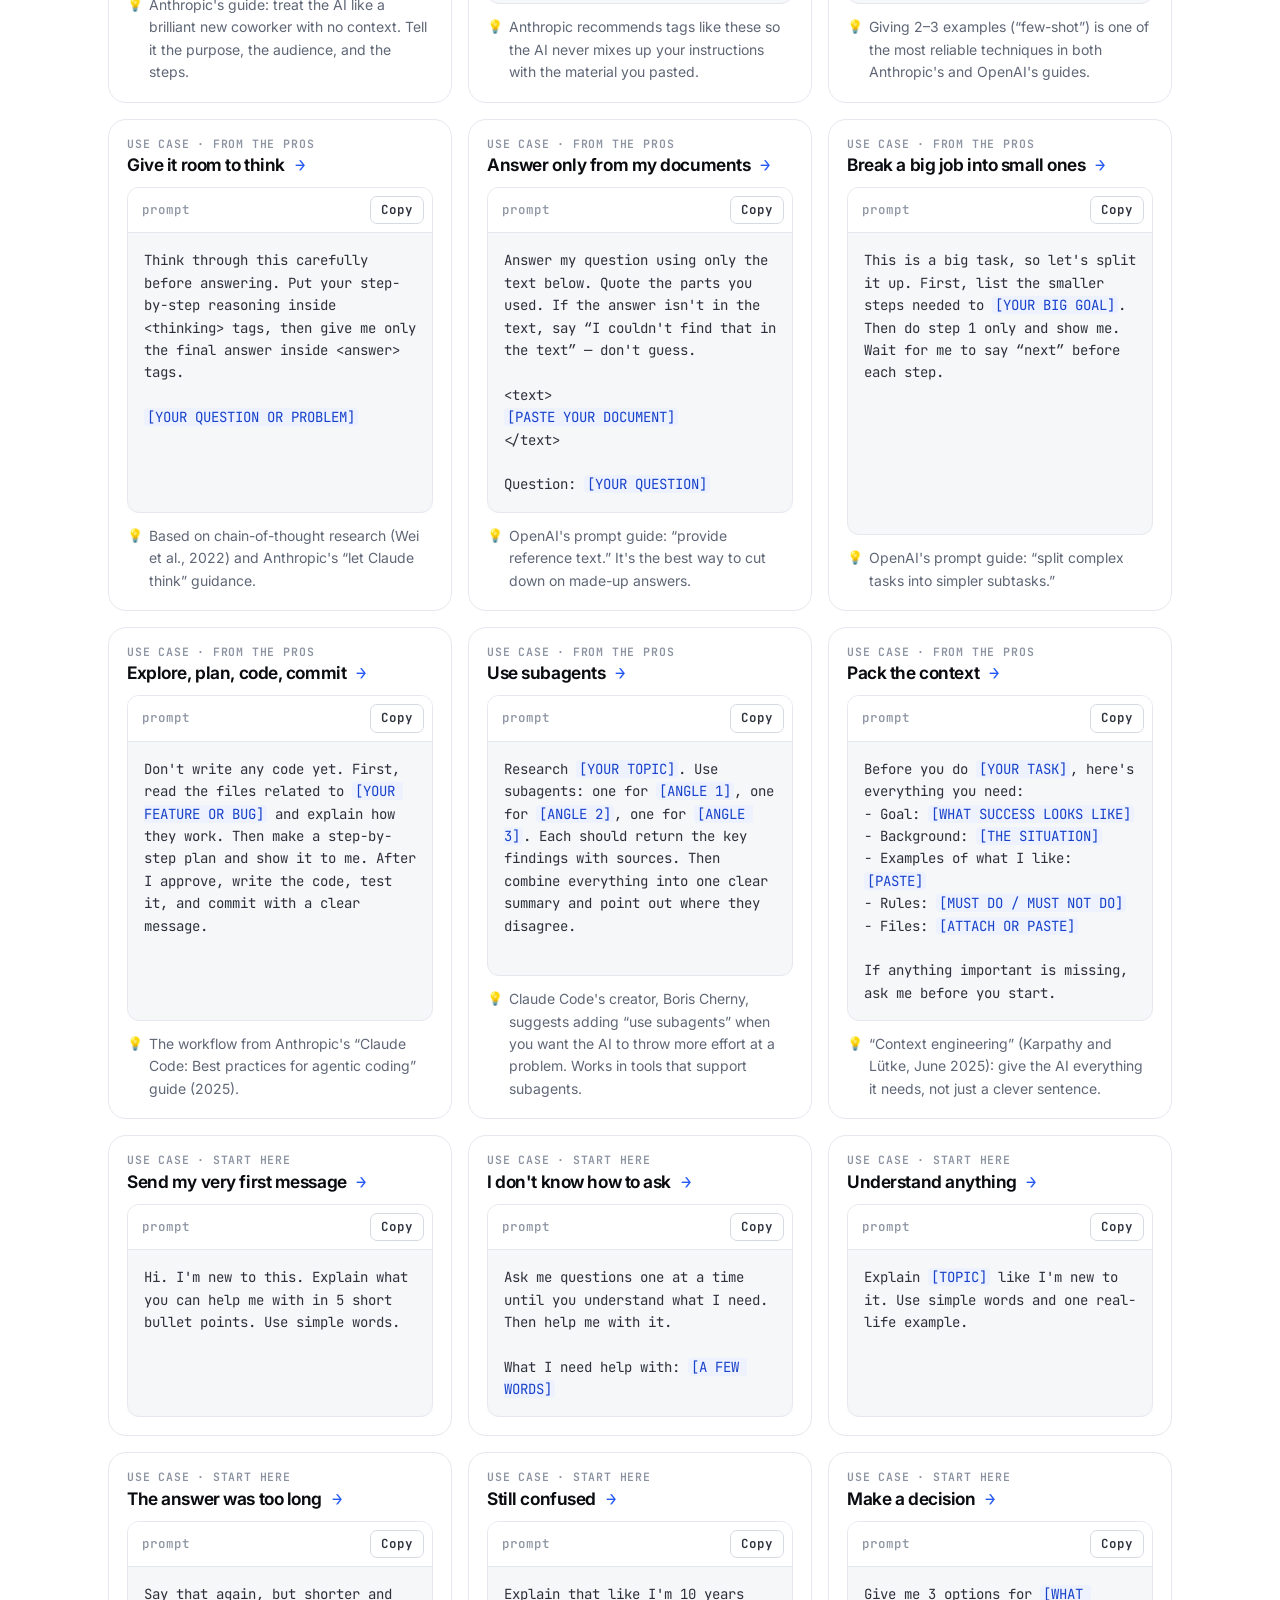
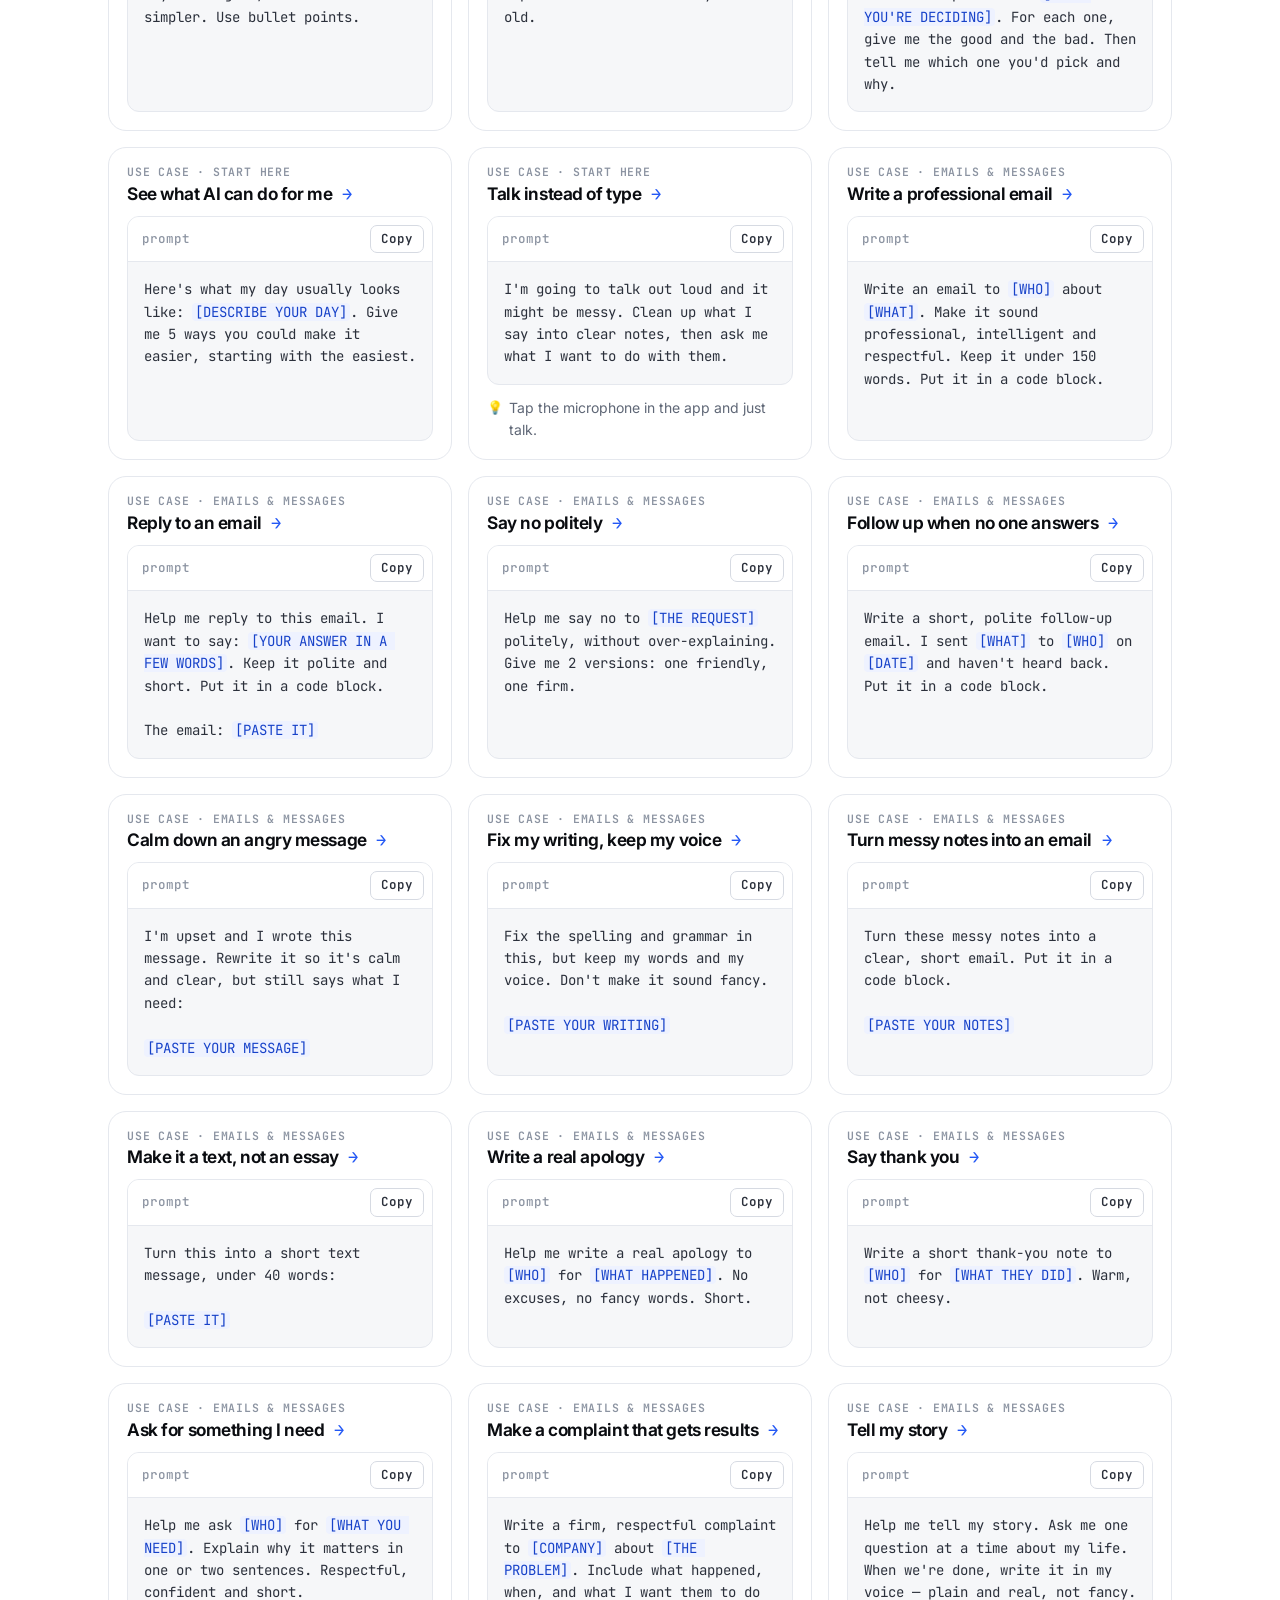
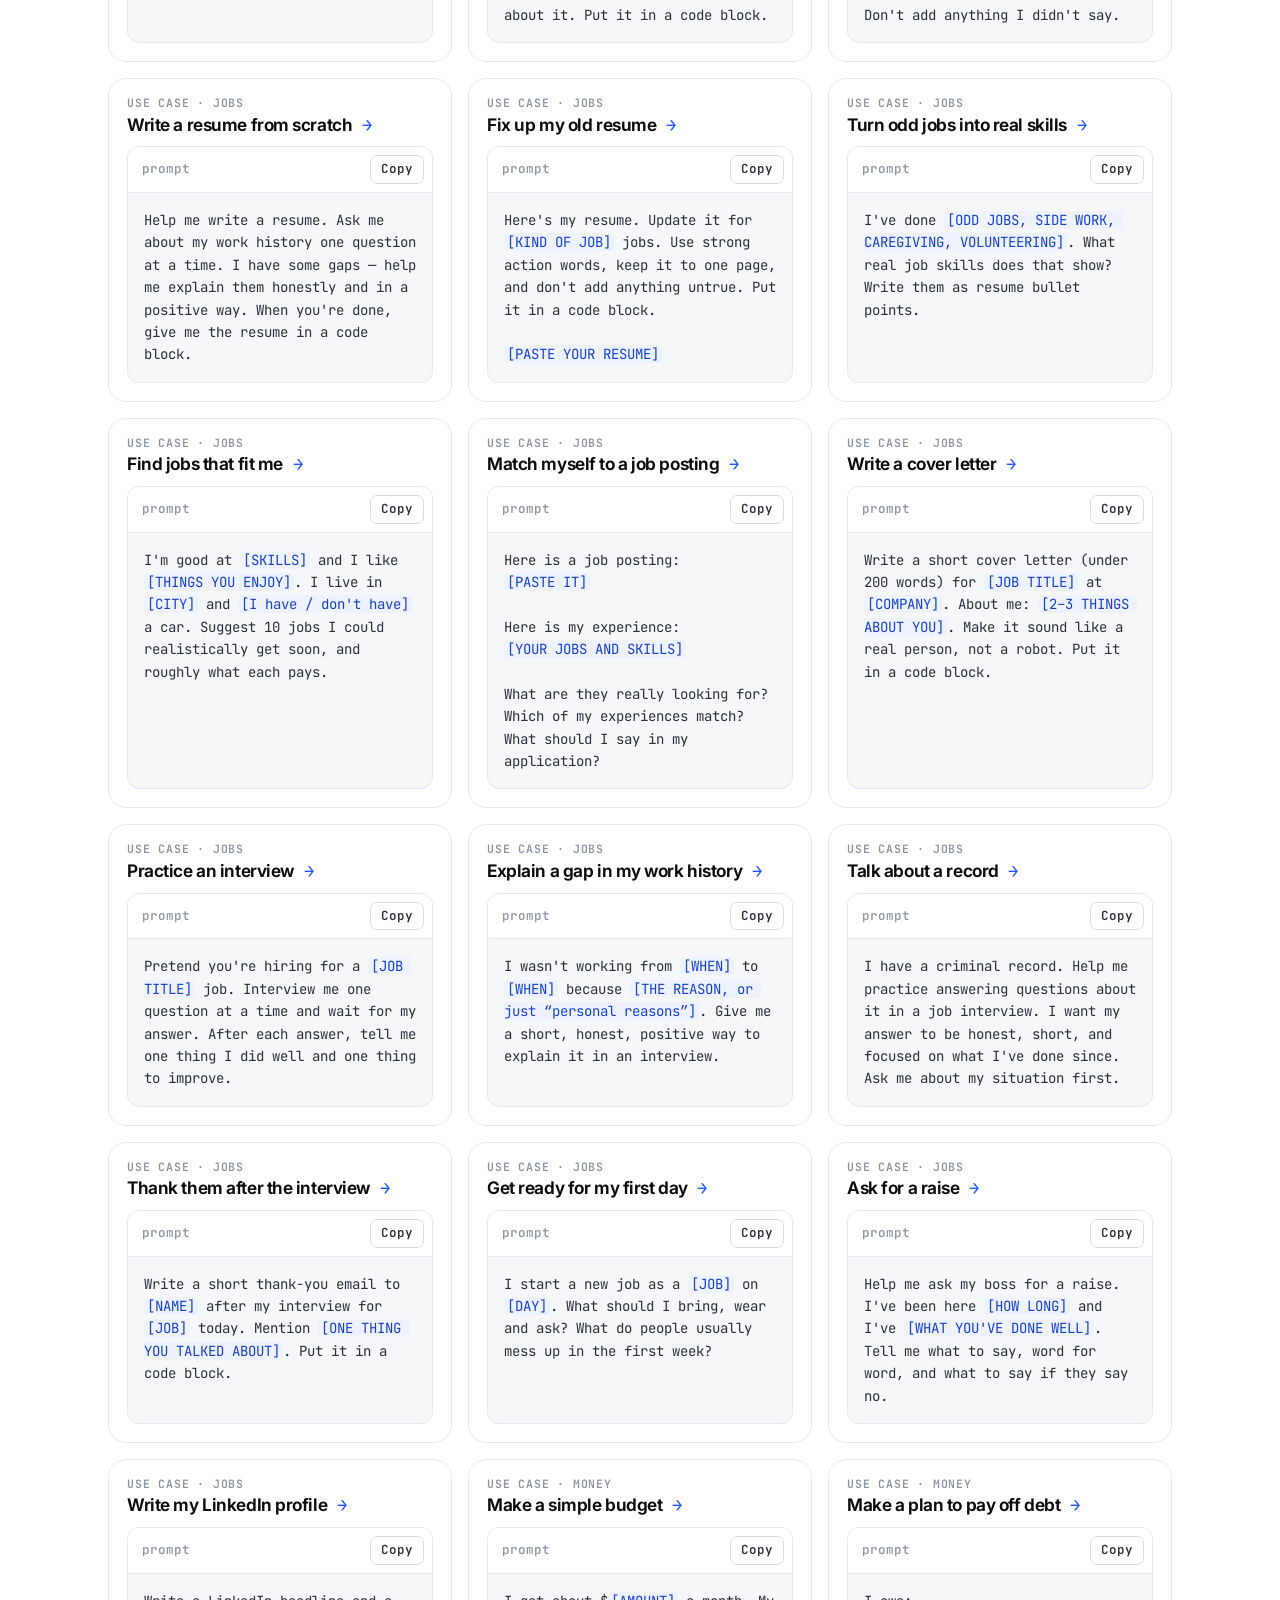
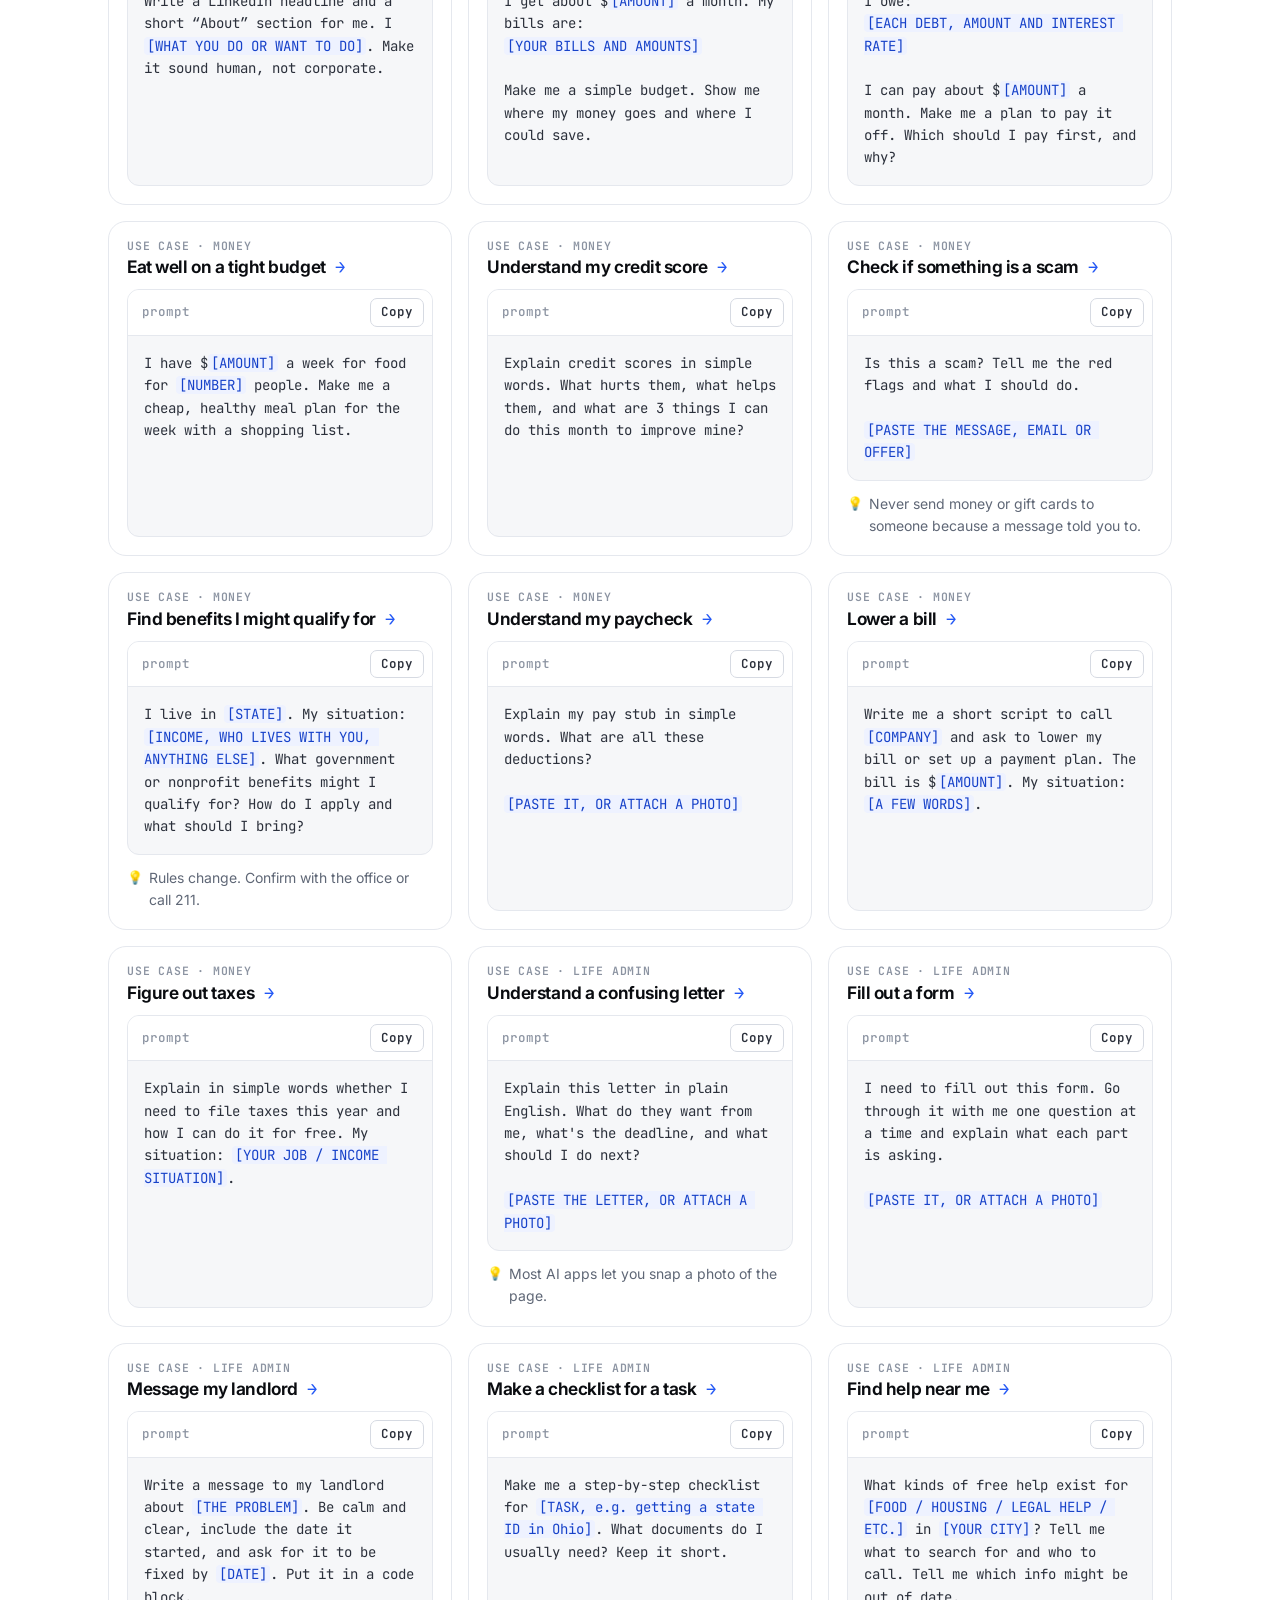
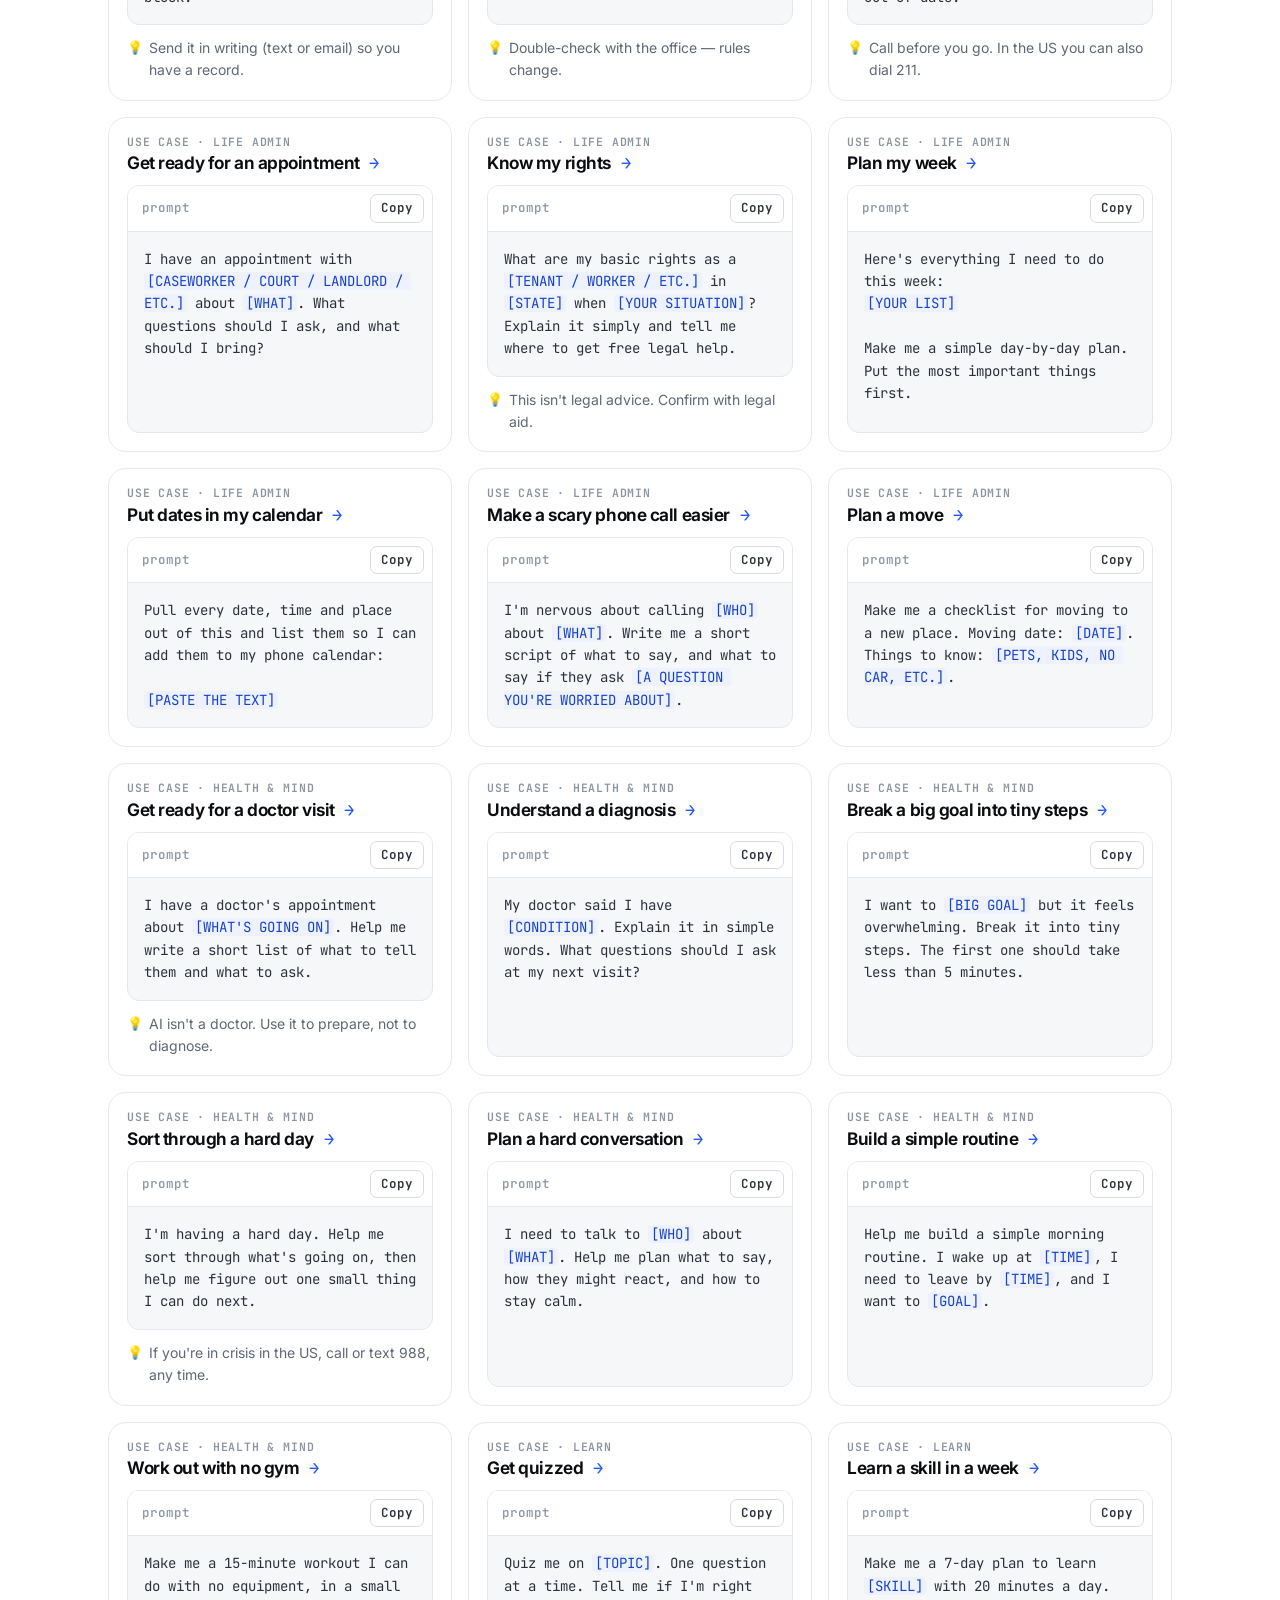
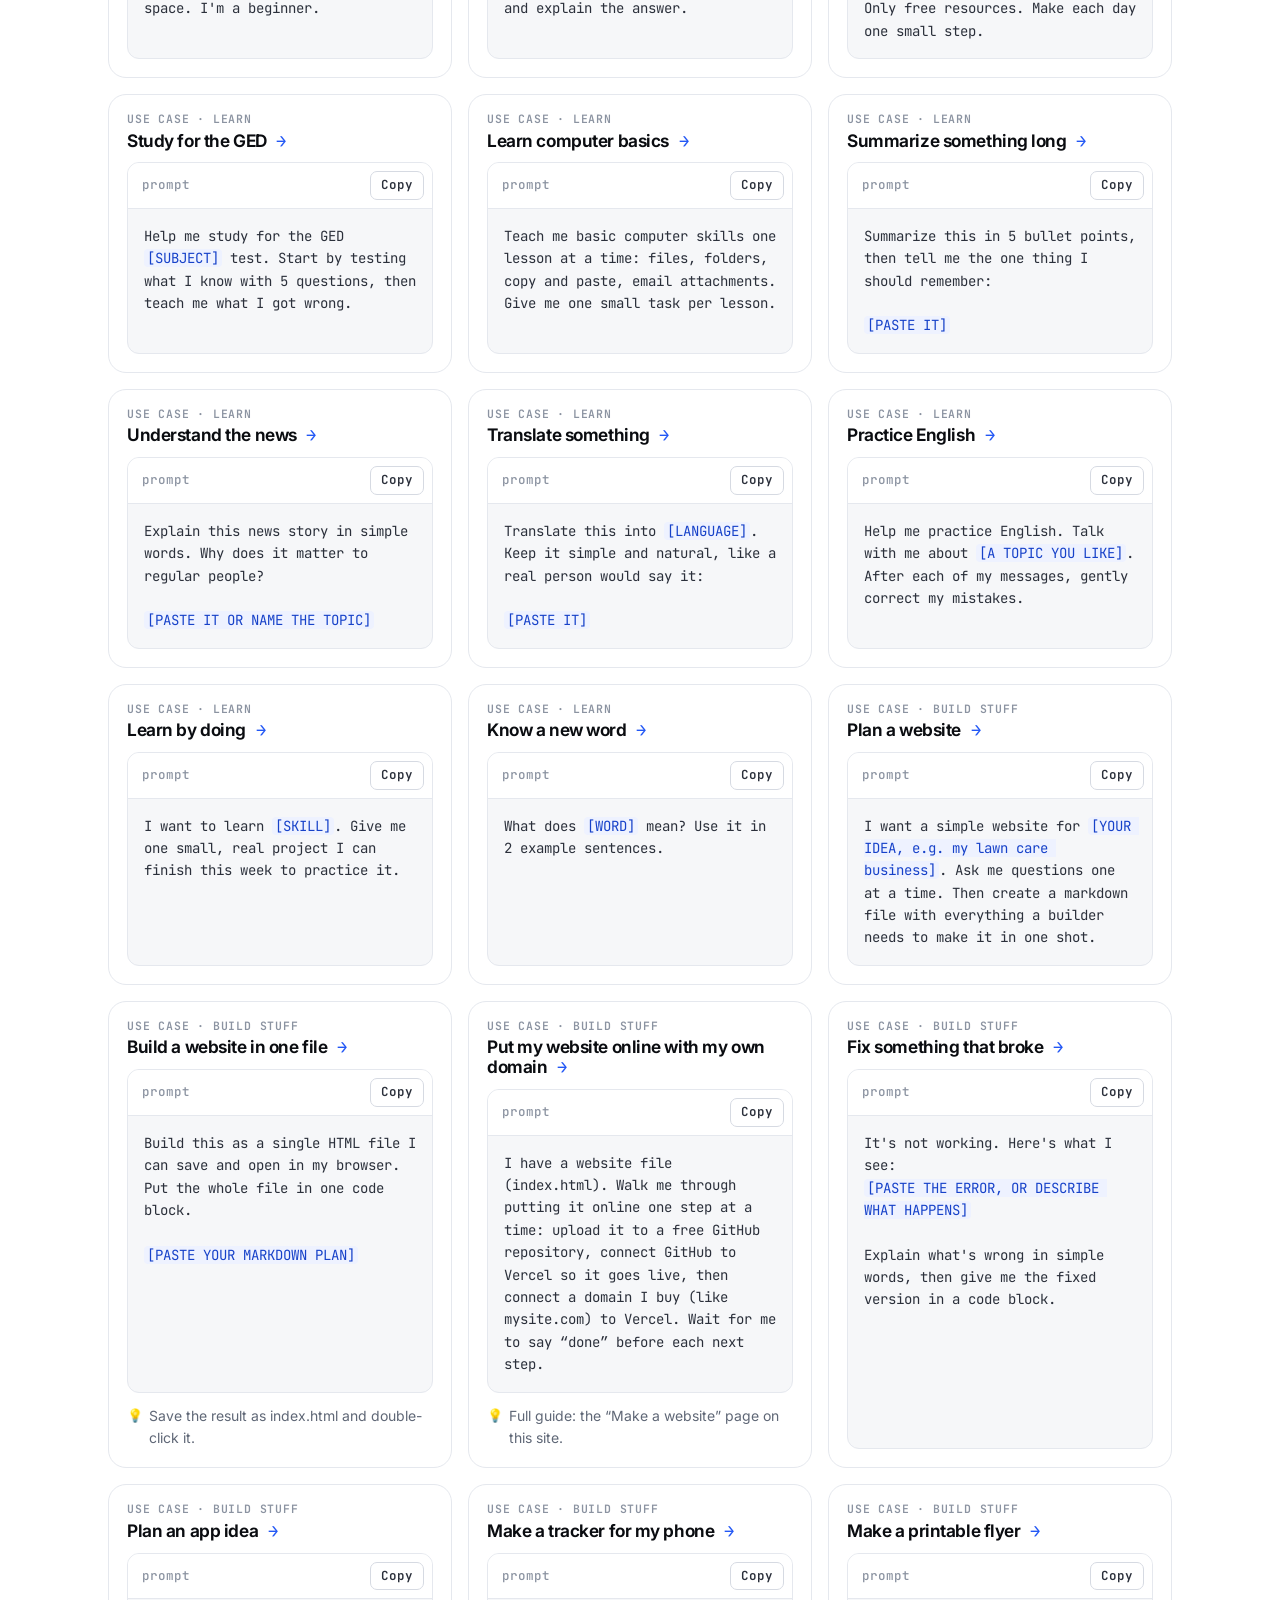
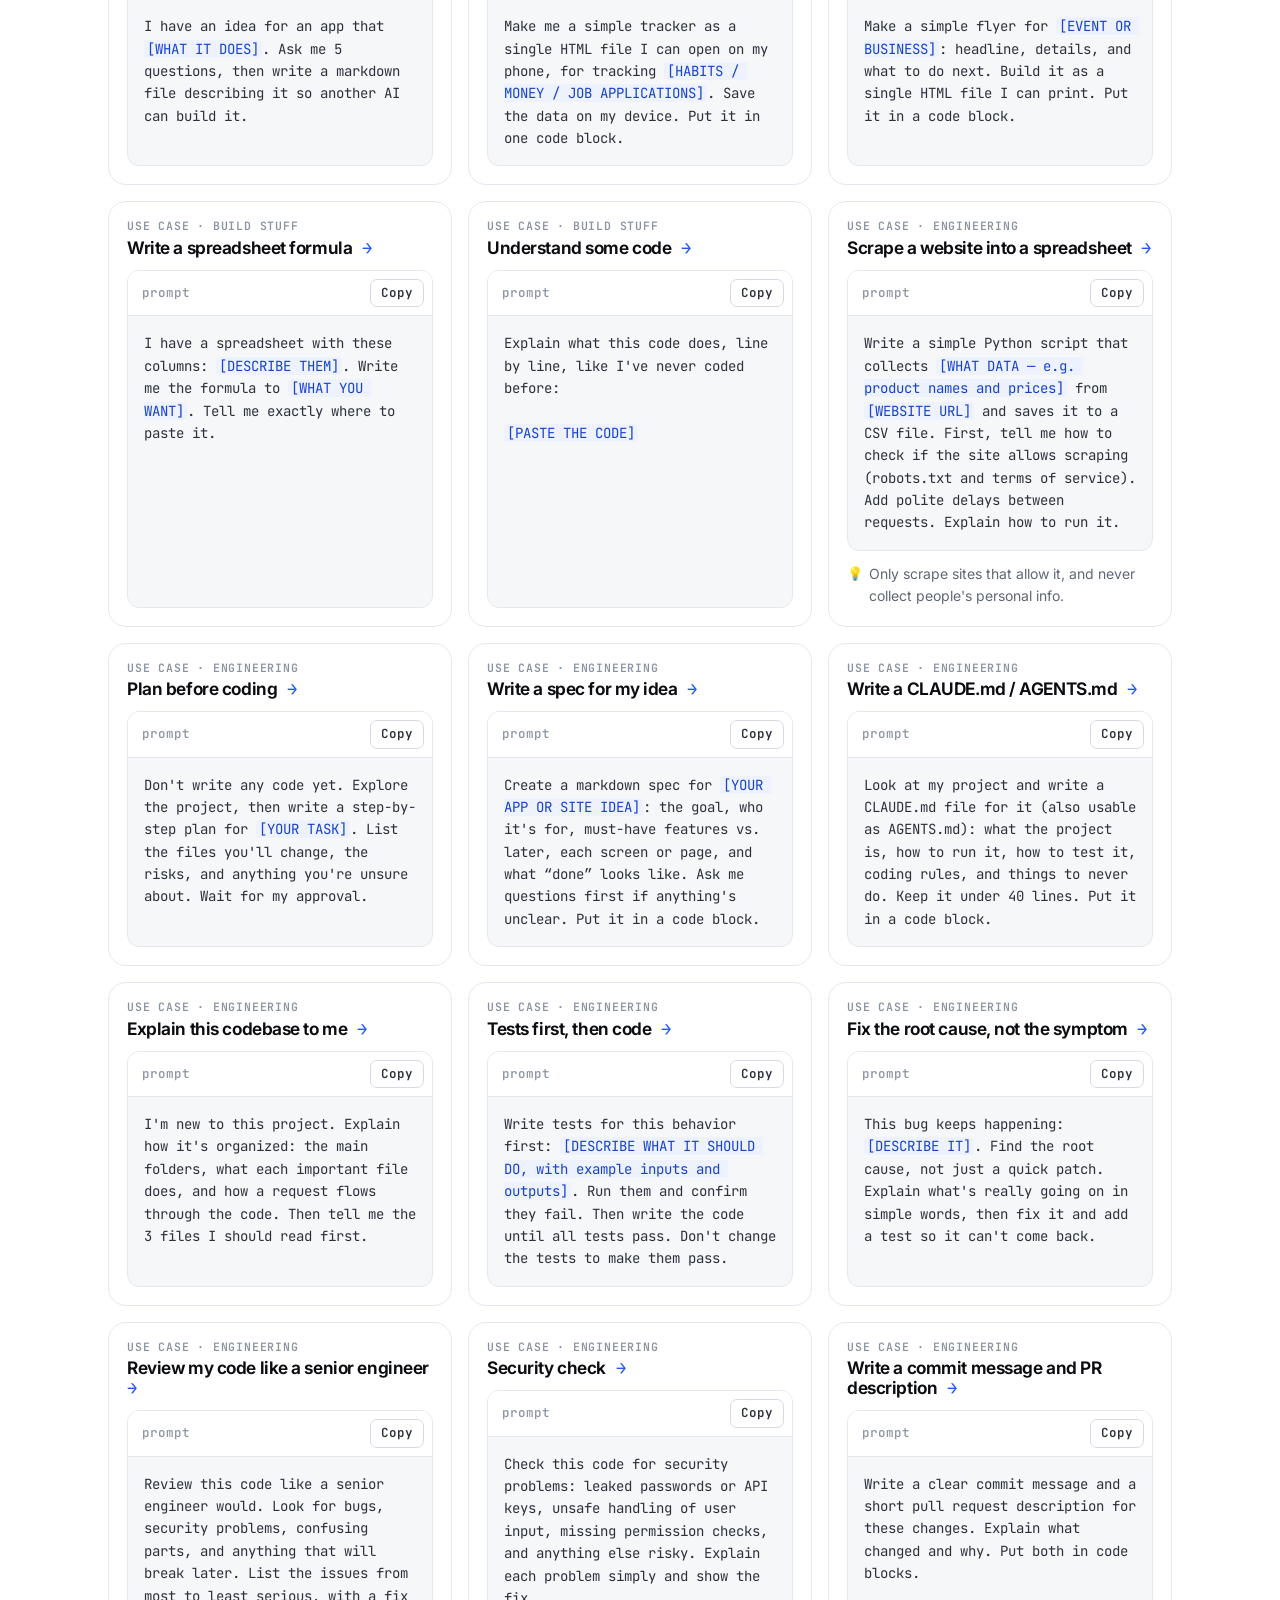
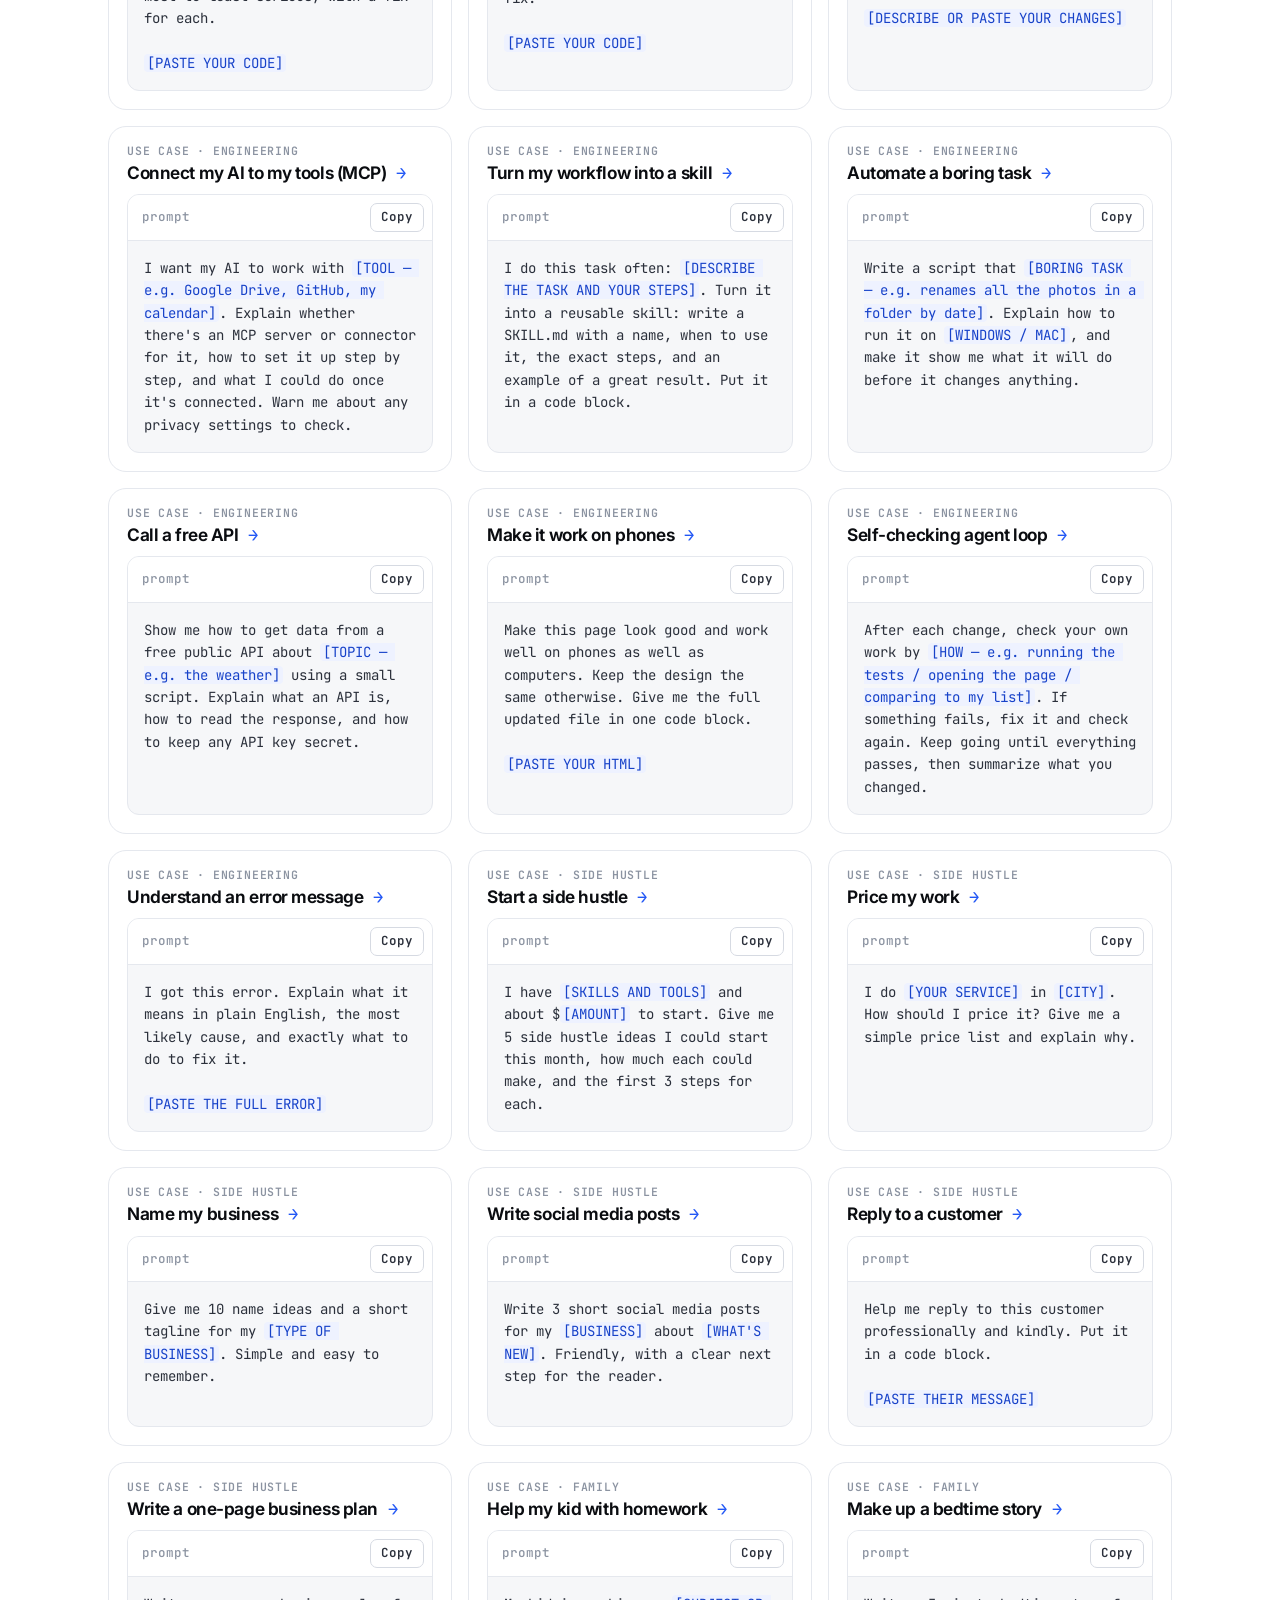
<file: prompts.html>
<!doctype html>
<html lang="en">
<head>
  <meta charset="utf-8">
  <meta name="viewport" content="width=device-width, initial-scale=1">
  <title>Prompt library — AI Actually Help</title>
  <meta name="description" content="30+ copy-paste AI prompts in plain English: jobs, resumes, letters, budgets, learning, building websites. Works in ChatGPT, Claude and Gemini.">
  <link rel="preconnect" href="https://fonts.googleapis.com">
  <link rel="preconnect" href="https://fonts.gstatic.com" crossorigin>
  <link href="https://fonts.googleapis.com/css2?family=Inter:wght@400;500;600;700;800&family=JetBrains+Mono:wght@400;500;600;700&display=swap" rel="stylesheet">
  <link rel="stylesheet" href="assets/site.css">
<link rel="canonical" href="https://www.aictuallyhelp.com/prompts.html">
<meta property="og:title" content="Prompt library — AI Actually Help">
<meta property="og:description" content="30+ copy-paste AI prompts in plain English: jobs, resumes, letters, budgets, learning, building websites. Works in ChatGPT, Claude and Gemini.">
<meta property="og:url" content="https://www.aictuallyhelp.com/prompts.html">
<meta property="og:type" content="website">
<meta property="og:site_name" content="AI Actually Help">
<meta name="twitter:card" content="summary">
</head>
<body>
  <header class="topbar"><div class="wrap">
    <a class="logo" href="index.html"><span class="logo-mark">ai</span>aictuallyhelp<span class="cursor">_</span></a>
    <nav class="nav" aria-label="Main">
      <a href="index.html#library">Prompts</a>
      <a href="index.html#agent">What's an agent?</a>
      <a href="words.html">AI words</a>
      <a href="start.html">New to AI</a>
      <a href="website.html">Make a website</a>
      <a href="lab.html">Demos</a>
      <a href="cheatsheets.html">Cheat sheets</a>
      <a href="workshops.html" class="nav-cta">Book a workshop</a>
    </nav>
  </div></header>

  <main>
    <section class="page-head"><div class="wrap">
      <span class="label"><span class="n">~/prompts</span> · <span id="count">100+</span> prompts</span>
      <h1>Copy. Paste. Done.</h1>
      <p class="lead">Prompts that actually work, in plain English. Anything in <span class="blank">[BRACKETS]</span> is where you fill in your own info. Works in ChatGPT, Claude and Gemini.</p>
    </div></section>

    <div id="lib"></div>

    <section class="section soft" id="builder">
      <div class="wrap">
        <div class="section-head">
          <span class="label"><span class="n">tool</span> / prompt builder</span>
          <h2>Fill in the blanks. Get a perfect prompt.</h2>
          <p>Pick what you need, answer a few questions, copy the result. The more you tell the AI, the better it helps.</p>
        </div>
        <div class="builder">
          <div class="card form" style="box-shadow:none">
            <div class="field"><label for="goal">I need help with…</label><select id="goal"></select></div>
            <div id="fields" style="display:grid;gap:14px"></div>
            <div class="row">
              <div class="field"><label for="tone">Sound</label>
                <select id="tone"><option value="simple">Simple &amp; plain</option><option value="professional">Professional</option><option value="warm">Warm &amp; friendly</option></select></div>
              <div class="field"><label for="fmt">Give it to me as</label>
                <select id="fmt"><option value="code">A code block (easy to copy)</option><option value="bullets">Short bullet points</option><option value="steps">Numbered steps</option></select></div>
            </div>
            <label class="check" style="margin-top:4px"><input type="checkbox" id="askFirst" checked> Ask me questions first if anything's unclear</label>
          </div>
          <div>
            <div class="codebox" style="background:#fff;box-shadow:var(--shadow-lg)">
              <div class="codebox-head">your prompt · live <button class="copy" type="button" data-copy data-copy-from="#built"><span class="copy-label">Copy prompt</span></button></div>
              <pre id="built" style="min-height:260px"></pre>
            </div>
            <p class="muted small" style="margin-top:12px">Nothing here is saved or sent anywhere. It's built right on your device.</p>
          </div>
        </div>
      </div>
    </section>
  </main>

  <footer class="footer"><div class="wrap">
    <div>
      <a class="logo" href="index.html"><span class="logo-mark">ai</span>aictuallyhelp</a>
      <p style="margin-top:14px">A free, hands-on way to learn AI — built for people starting over. Not a product. Not a pitch.</p>
    </div>
    <div><h4>Learn</h4><ul><li><a href="index.html#library">All prompts</a></li><li><a href="words.html">AI words, decoded</a></li><li><a href="start.html">New to AI</a></li><li><a href="website.html">Make a website</a></li><li><a href="prompts.html">Prompt builder</a></li><li><a href="lab.html">Demos</a></li></ul></div>
    <div><h4>Print</h4><ul><li><a href="cheatsheets.html">Cheat sheets</a></li><li><a href="cheatsheets.html#flyer">Workshop flyer</a></li></ul></div>
    <div><h4>Organizations</h4><ul><li><a href="workshops.html">Book a workshop</a></li><li><a href="mailto:Roman@aictuallyhelp.com">Roman@aictuallyhelp.com</a></li><li><a href="https://github.com/rawmware/aictuallyhelp">Source on GitHub</a></li></ul></div>
  </div></footer>

  <script src="assets/site.js"></script>
  <script src="assets/prompts.js"></script>
  <script src="assets/library.js"></script>
  <script>
  (function () {
    const { $, escapeHTML, markBlanks } = window.AH;
    $("#count").textContent = window.PROMPTS.length;
    window.AH.mountLibrary($("#lib"));

    // ----- Builder -----
    const goals = {
      resume: { name: "Writing a resume", fields: [["job", "What kind of job do you want?", "warehouse, kitchen, retail…"], ["exp", "Jobs or work you've done (any kind counts)", "3 yrs at a car wash, babysitting, helped at church food bank"], ["extra", "Anything tricky? (gaps, record, no diploma)", "gap from 2022 to 2024"]],
        make: v => `Help me write a resume for ${v.job || "[KIND OF JOB]"} jobs.\n\nMy work experience: ${v.exp || "[YOUR JOBS AND SKILLS]"}${v.extra ? `\nSomething to handle carefully: ${v.extra}. Help me explain it honestly and in a positive way.` : ""}\n\nMake it one page. Use strong, simple action words. Don't make anything up.` },
      message: { name: "A message or email to someone", fields: [["who", "Who is it to?", "my landlord"], ["about", "What's it about?", "the heater has been broken for 2 weeks"], ["want", "What do you want to happen?", "fix it by Friday"]],
        make: v => `Help me write a short message to ${v.who || "[WHO]"}.\n\nWhat it's about: ${v.about || "[THE SITUATION]"}\nWhat I want: ${v.want || "[WHAT YOU WANT TO HAPPEN]"}\n\nKeep it calm, clear and respectful. Under 120 words.` },
      letter: { name: "Understanding a letter or form", fields: [["from", "Who's it from?", "the county, a court, my bank…"], ["text", "Paste the letter (or say you'll attach a photo)", "I'll attach a photo"]],
        make: v => `Explain this letter${v.from ? ` from ${v.from}` : ""} in plain English.\n1. What is it about?\n2. What do they want me to do?\n3. What's the deadline?\n4. What happens if I don't?\n5. What should I do next?\n\nLetter: ${v.text || "[PASTE IT OR ATTACH A PHOTO]"}` },
      interview: { name: "Practicing for an interview", fields: [["job", "What's the job?", "line cook at a diner"], ["worry", "What are you nervous about?", "explaining why I left my last job"]],
        make: v => `Pretend you're hiring for a ${v.job || "[JOB]"} position. Interview me one question at a time and wait for my answer.\nAfter each answer, tell me one thing I did well and one thing to improve.${v.worry ? `\nMake sure to ask me about: ${v.worry}. Help me answer it well.` : ""}\nAt the end, give me my top 3 tips.` },
      plan: { name: "Planning something / a goal", fields: [["goal", "What's the goal?", "get my own apartment"], ["when", "By when?", "in 6 months"], ["now", "Where are you starting from?", "staying at a shelter, part-time job, $400 saved"]],
        make: v => `Help me make a realistic plan to ${v.goal || "[YOUR GOAL]"}${v.when ? ` ${v.when}` : ""}.\n\nWhere I'm starting: ${v.now || "[YOUR SITUATION]"}\n\nBreak it into small weekly steps. Tell me what could go wrong and how to handle it. What am I missing, and why is it important?` },
      build: { name: "Building a website or app", fields: [["idea", "What do you want to build?", "a page for my mobile car detailing business"], ["who", "Who's it for?", "people in my neighborhood"], ["must", "Must-haves", "prices, photos, a call button"]],
        make: v => `I want to build ${v.idea || "[YOUR IDEA]"} for ${v.who || "[WHO IT'S FOR]"}.\nMust have: ${v.must || "[MUST-HAVES]"}\n\nCreate a markdown file about this, so the next bot will build it for me in one shot.` },
    };
    const fmtLine = { code: "Put the final result in a code block.", bullets: "Use short bullet points.", steps: "Use numbered steps." };
    const toneLine = { simple: "Use simple, everyday words.", professional: "Keep the tone professional.", warm: "Keep the tone warm and friendly." };
    $("#goal").innerHTML = Object.entries(goals).map(([k, g]) => `<option value="${k}">${g.name}</option>`).join("");
    function drawFields() {
      const g = goals[$("#goal").value];
      $("#fields").innerHTML = g.fields.map(([id, label, ph]) =>
        `<div class="field"><label for="f_${id}">${escapeHTML(label)}</label><input type="text" id="f_${id}" data-k="${id}" placeholder="e.g. ${escapeHTML(ph)}" autocomplete="off"></div>`).join("");
      build();
    }
    function build() {
      const g = goals[$("#goal").value], v = {};
      document.querySelectorAll("#fields input").forEach(i => v[i.dataset.k] = i.value.trim());
      let out = g.make(v) + `\n\n${toneLine[$("#tone").value]} ${fmtLine[$("#fmt").value]}`;
      if ($("#askFirst").checked) out += `\nBefore you answer, ask me any questions you need.`;
      $("#built").innerHTML = markBlanks(out);
    }
    $("#goal").addEventListener("change", drawFields);
    $("#fields").addEventListener("input", build);
    ["#tone", "#fmt", "#askFirst"].forEach(s => $(s).addEventListener("change", build));
    drawFields();
  })();
  </script>
</body>
</html>
</file>
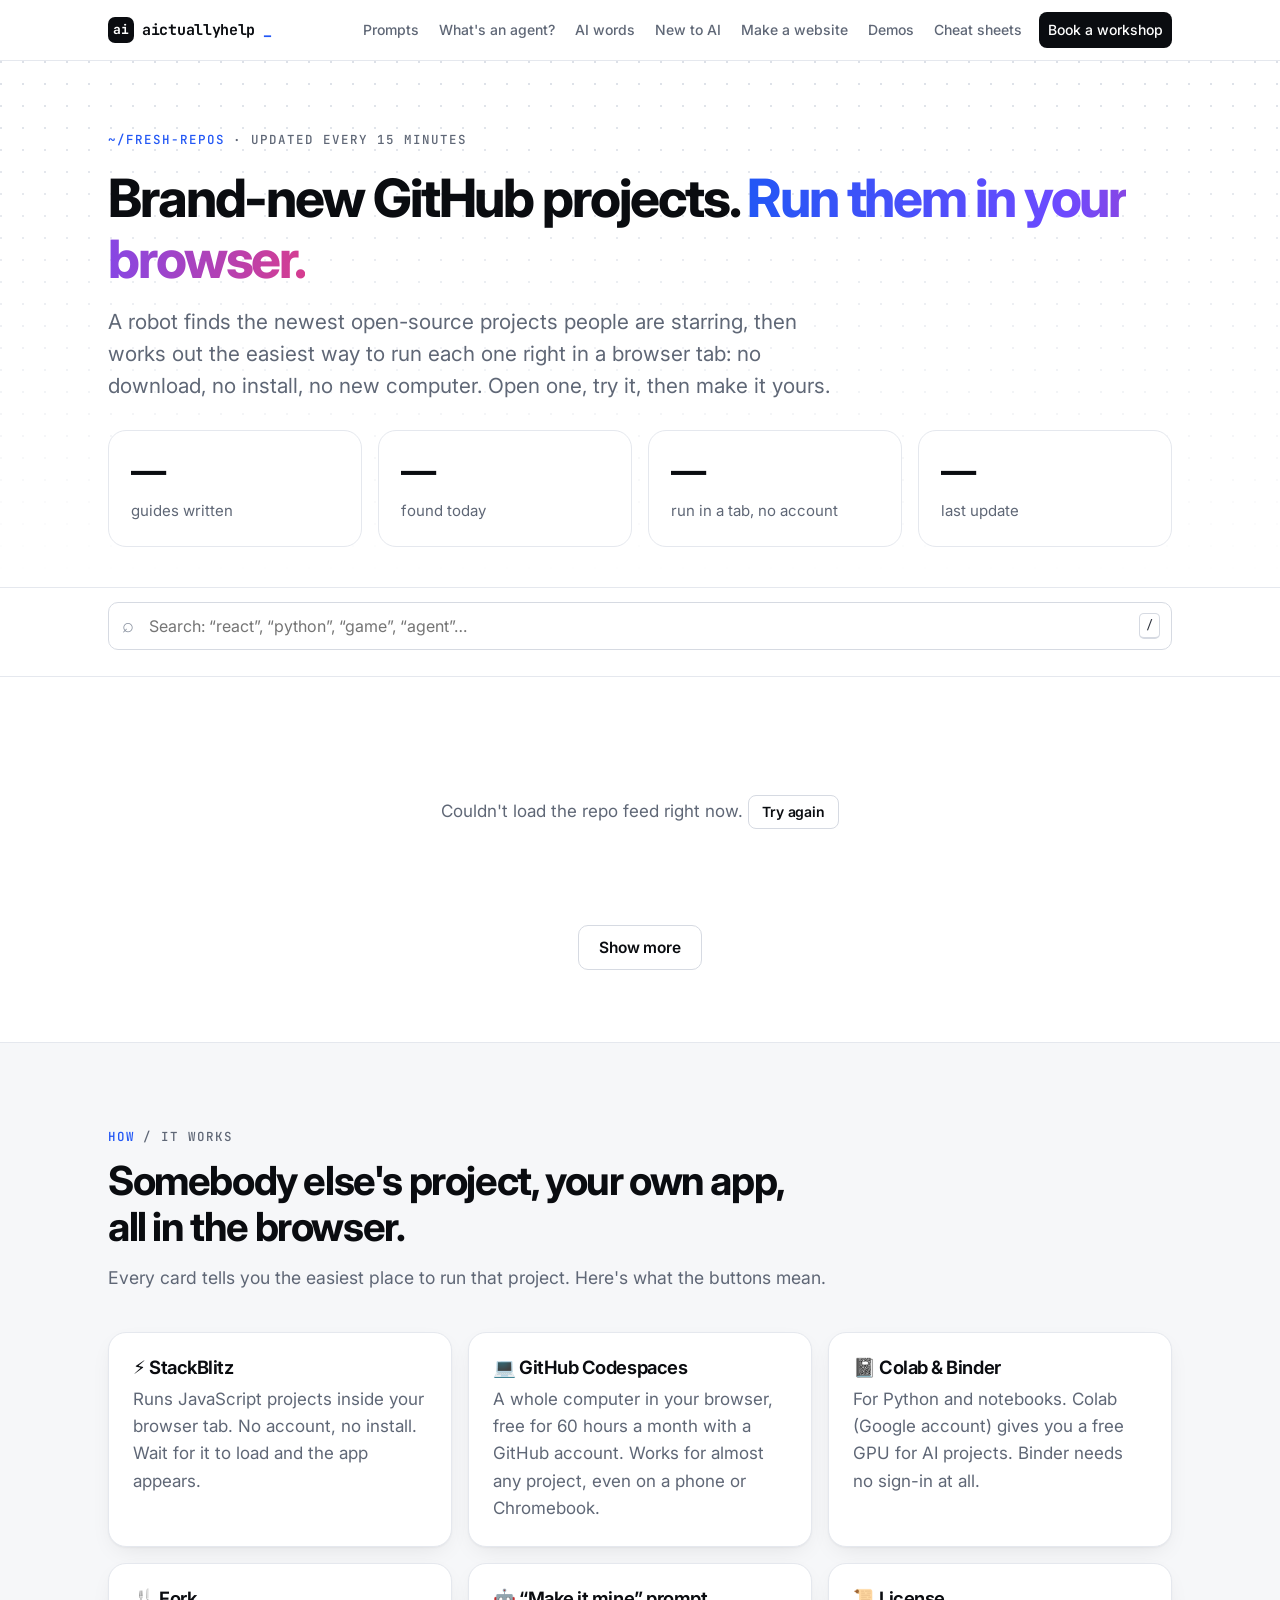
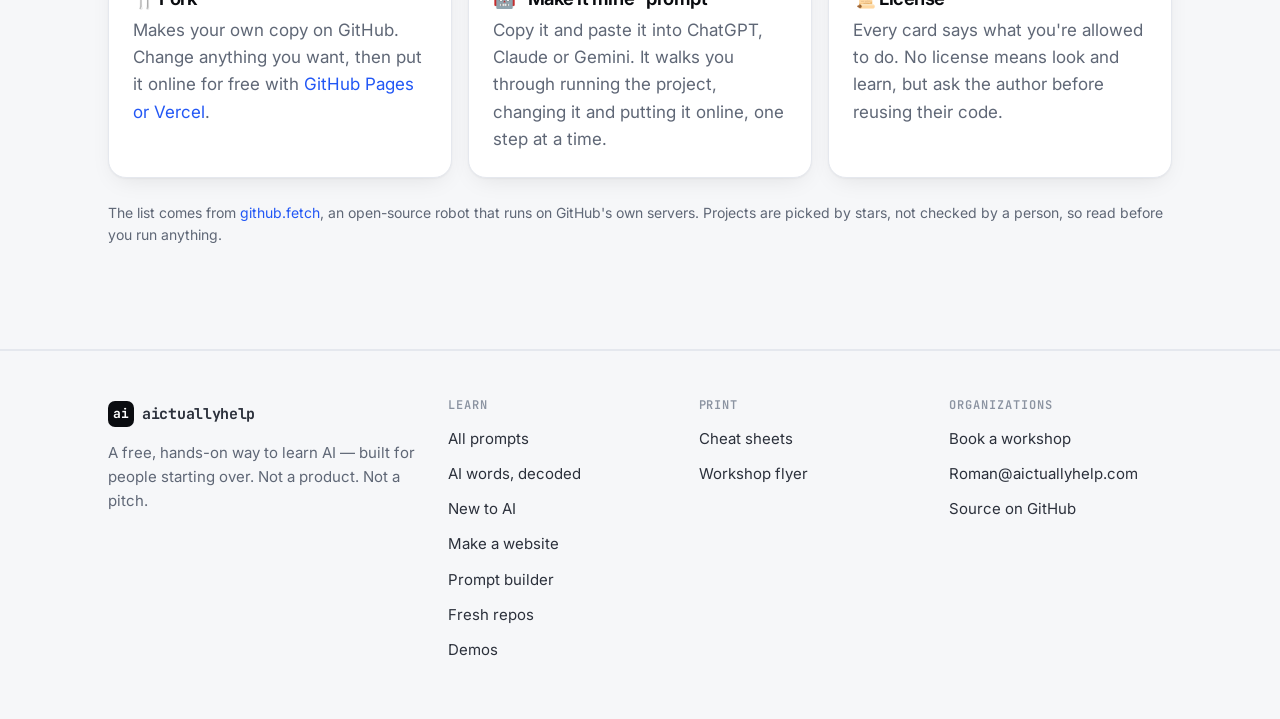
<file: repos.html>
<!doctype html>
<html lang="en">
<head>
  <meta charset="utf-8">
  <meta name="viewport" content="width=device-width, initial-scale=1">
  <title>Fresh repos — AI Actually Help</title>
  <meta name="description" content="The newest GitHub projects people are starring, with one-click ways to run each one in your web browser. No downloads. Updated every 15 minutes.">
  <link rel="preconnect" href="https://fonts.googleapis.com">
  <link rel="preconnect" href="https://fonts.gstatic.com" crossorigin>
  <link href="https://fonts.googleapis.com/css2?family=Inter:wght@400;500;600;700;800&family=JetBrains+Mono:wght@400;500;600;700&display=swap" rel="stylesheet">
  <link rel="stylesheet" href="assets/site.css">
<link rel="canonical" href="https://www.aictuallyhelp.com/repos.html">
<meta property="og:title" content="Fresh repos — AI Actually Help">
<meta property="og:description" content="The newest GitHub projects people are starring, with one-click ways to run each one in your web browser. No downloads. Updated every 15 minutes.">
<meta property="og:url" content="https://www.aictuallyhelp.com/repos.html">
<meta property="og:type" content="website">
<meta property="og:site_name" content="AI Actually Help">
<meta name="twitter:card" content="summary">
</head>
<body>
  <header class="topbar"><div class="wrap">
    <a class="logo" href="index.html"><span class="logo-mark">ai</span>aictuallyhelp<span class="cursor">_</span></a>
    <nav class="nav" aria-label="Main">
      <a href="index.html#library">Prompts</a>
      <a href="index.html#agent">What's an agent?</a>
      <a href="words.html">AI words</a>
      <a href="start.html">New to AI</a>
      <a href="website.html">Make a website</a>
      <a href="lab.html">Demos</a>
      <a href="cheatsheets.html">Cheat sheets</a>
      <a href="workshops.html" class="nav-cta">Book a workshop</a>
    </nav>
  </div></header>

  <main>
    <section class="page-head"><div class="wrap">
      <span class="label"><span class="n">~/fresh-repos</span> · updated every 15 minutes</span>
      <h1>Brand-new GitHub projects. <span class="grad">Run them in your browser.</span></h1>
      <p class="lead">A robot finds the newest open-source projects people are starring, then works out the easiest way to run each one right in a browser tab: no download, no install, no new computer. Open one, try it, then make it yours.</p>
      <div class="stat-row" style="margin-top:28px">
        <div class="stat"><b id="st-total">—</b><span>guides written</span></div>
        <div class="stat"><b id="st-today">—</b><span>found today</span></div>
        <div class="stat"><b id="st-instant">—</b><span>run in a tab, no account</span></div>
        <div class="stat"><b id="st-updated">—</b><span>last update</span></div>
      </div>
    </div></section>

    <div id="repos"></div>

    <section class="section soft" id="how">
      <div class="wrap">
        <div class="section-head">
          <span class="label"><span class="n">how</span> / it works</span>
          <h2>Somebody else's project, your own app, all in the browser.</h2>
          <p>Every card tells you the easiest place to run that project. Here's what the buttons mean.</p>
        </div>
        <div class="grid grid-3">
          <div class="card"><h3>⚡ StackBlitz</h3><p>Runs JavaScript projects inside your browser tab. No account, no install. Wait for it to load and the app appears.</p></div>
          <div class="card"><h3>💻 GitHub Codespaces</h3><p>A whole computer in your browser, free for 60 hours a month with a GitHub account. Works for almost any project, even on a phone or Chromebook.</p></div>
          <div class="card"><h3>📓 Colab &amp; Binder</h3><p>For Python and notebooks. Colab (Google account) gives you a free GPU for AI projects. Binder needs no sign-in at all.</p></div>
          <div class="card"><h3>🍴 Fork</h3><p>Makes your own copy on GitHub. Change anything you want, then put it online for free with <a href="website.html">GitHub Pages or Vercel</a>.</p></div>
          <div class="card"><h3>🤖 “Make it mine” prompt</h3><p>Copy it and paste it into ChatGPT, Claude or Gemini. It walks you through running the project, changing it and putting it online, one step at a time.</p></div>
          <div class="card"><h3>📜 License</h3><p>Every card says what you're allowed to do. No license means look and learn, but ask the author before reusing their code.</p></div>
        </div>
        <p class="muted small" style="margin-top:24px">The list comes from <a href="https://github.com/rawmware/github.fetch">github.fetch</a>, an open-source robot that runs on GitHub's own servers. Projects are picked by stars, not checked by a person, so read before you run anything.</p>
      </div>
    </section>
  </main>

  <footer class="footer"><div class="wrap">
    <div>
      <a class="logo" href="index.html"><span class="logo-mark">ai</span>aictuallyhelp</a>
      <p style="margin-top:14px">A free, hands-on way to learn AI — built for people starting over. Not a product. Not a pitch.</p>
    </div>
    <div><h4>Learn</h4><ul><li><a href="index.html#library">All prompts</a></li><li><a href="words.html">AI words, decoded</a></li><li><a href="start.html">New to AI</a></li><li><a href="website.html">Make a website</a></li><li><a href="prompts.html">Prompt builder</a></li><li><a href="repos.html">Fresh repos</a></li><li><a href="lab.html">Demos</a></li></ul></div>
    <div><h4>Print</h4><ul><li><a href="cheatsheets.html">Cheat sheets</a></li><li><a href="cheatsheets.html#flyer">Workshop flyer</a></li></ul></div>
    <div><h4>Organizations</h4><ul><li><a href="workshops.html">Book a workshop</a></li><li><a href="mailto:Roman@aictuallyhelp.com">Roman@aictuallyhelp.com</a></li><li><a href="https://github.com/rawmware/aictuallyhelp">Source on GitHub</a></li></ul></div>
  </div></footer>

  <script src="assets/site.js"></script>
  <script src="assets/repos.js"></script>
  <script>window.AH.mountRepos(document.getElementById("repos"));</script>
</body>
</html>
</file>
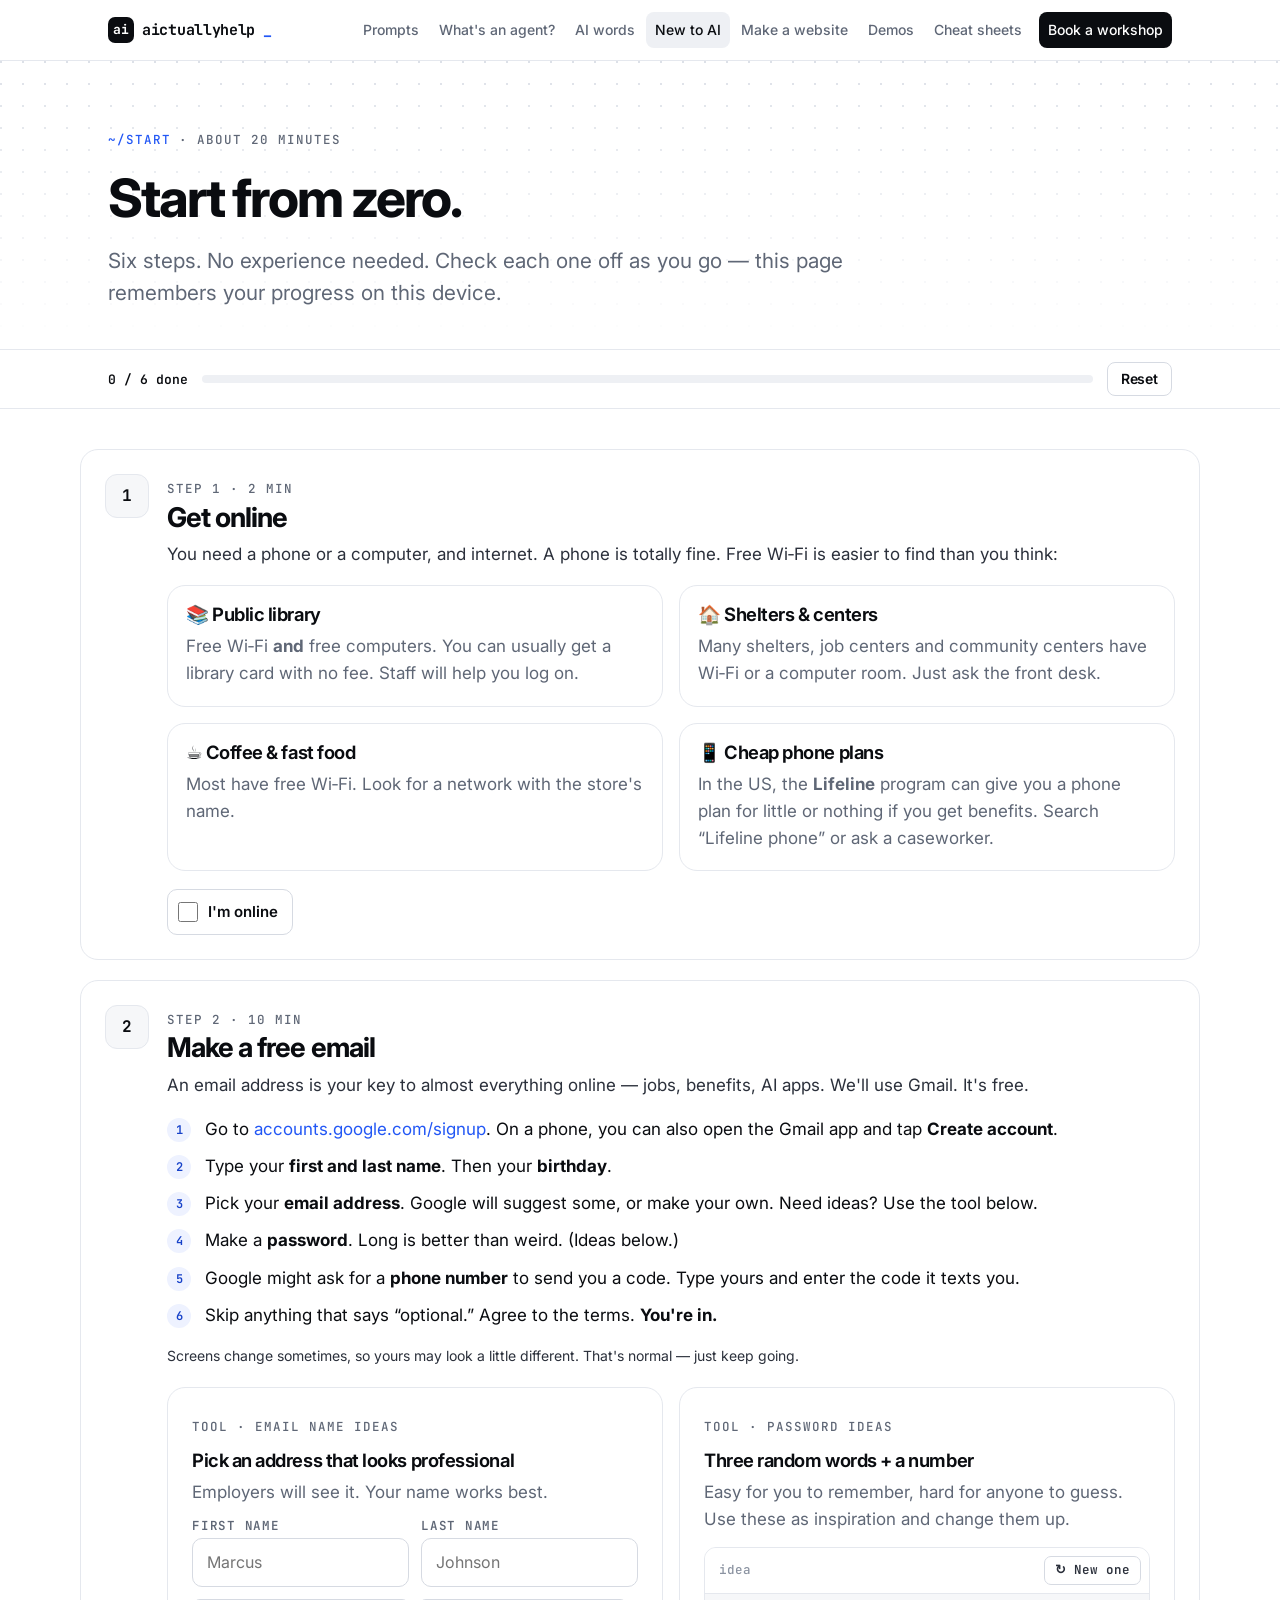
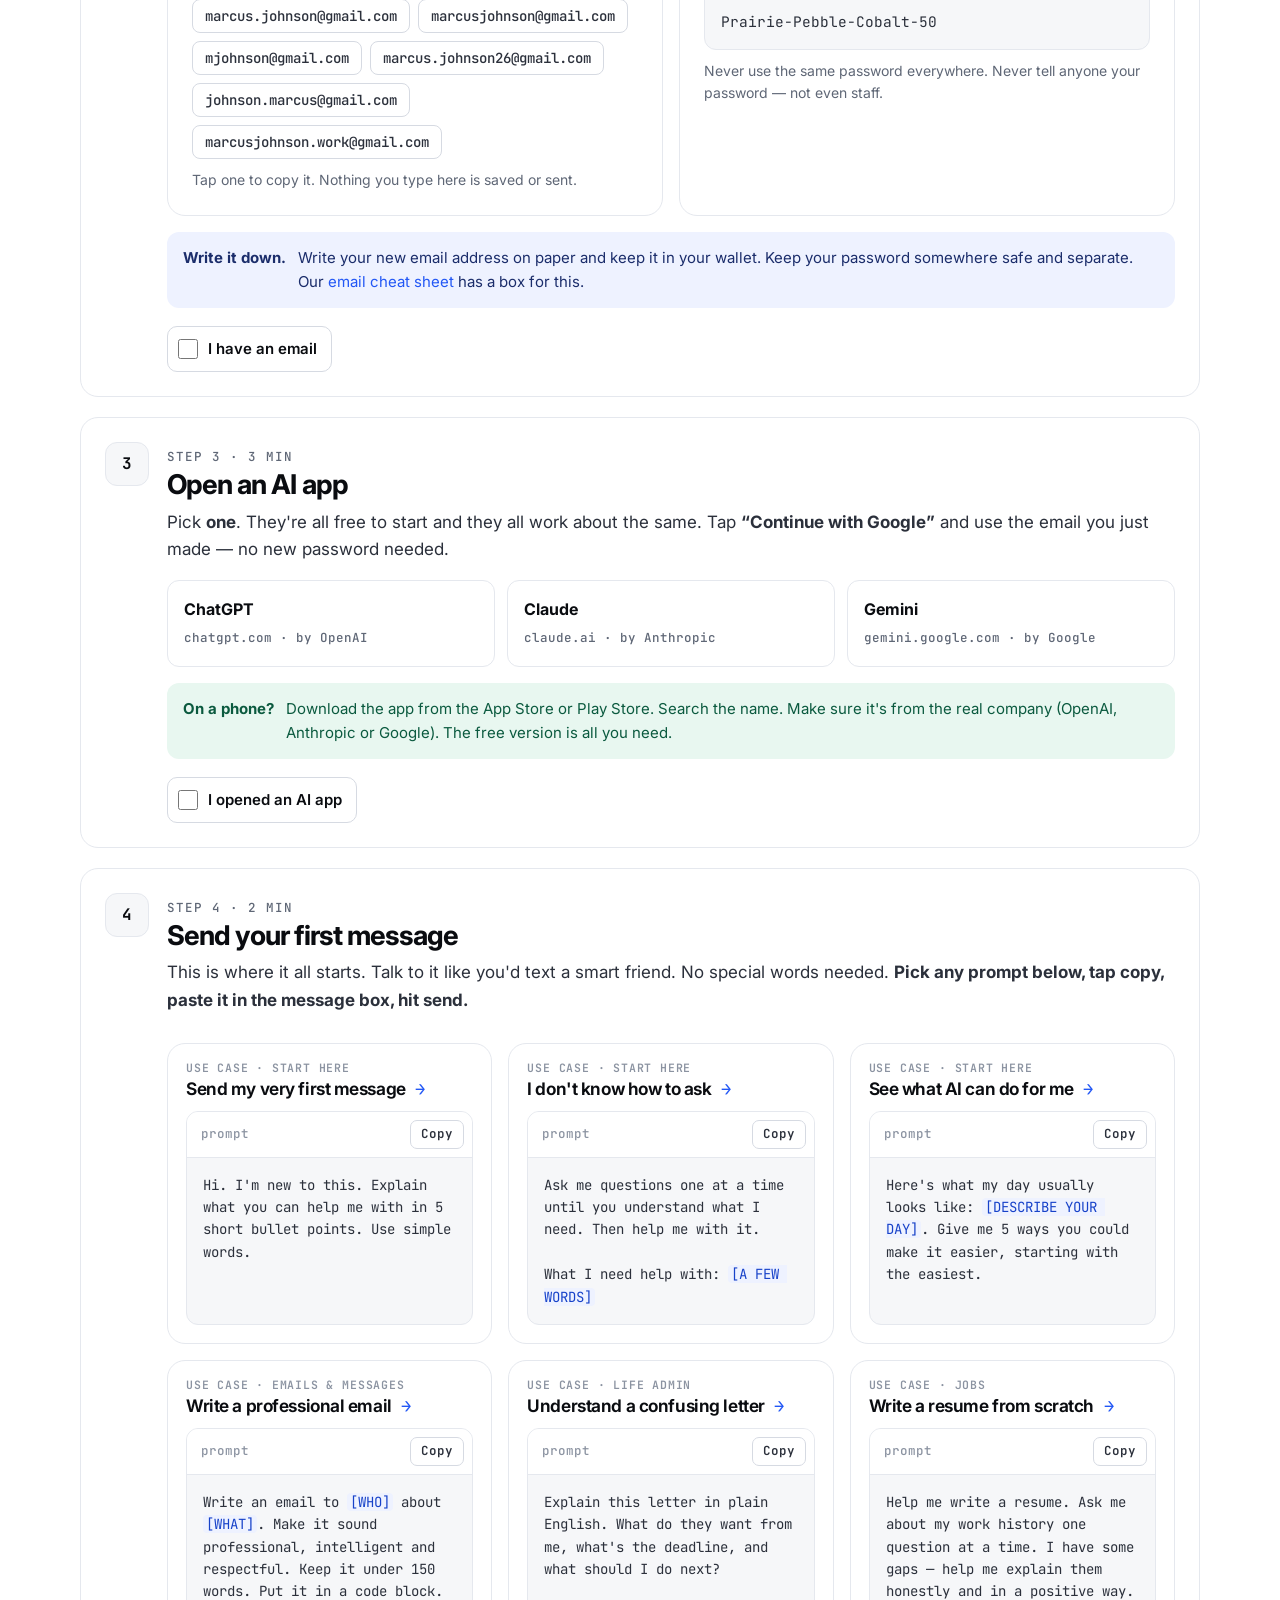
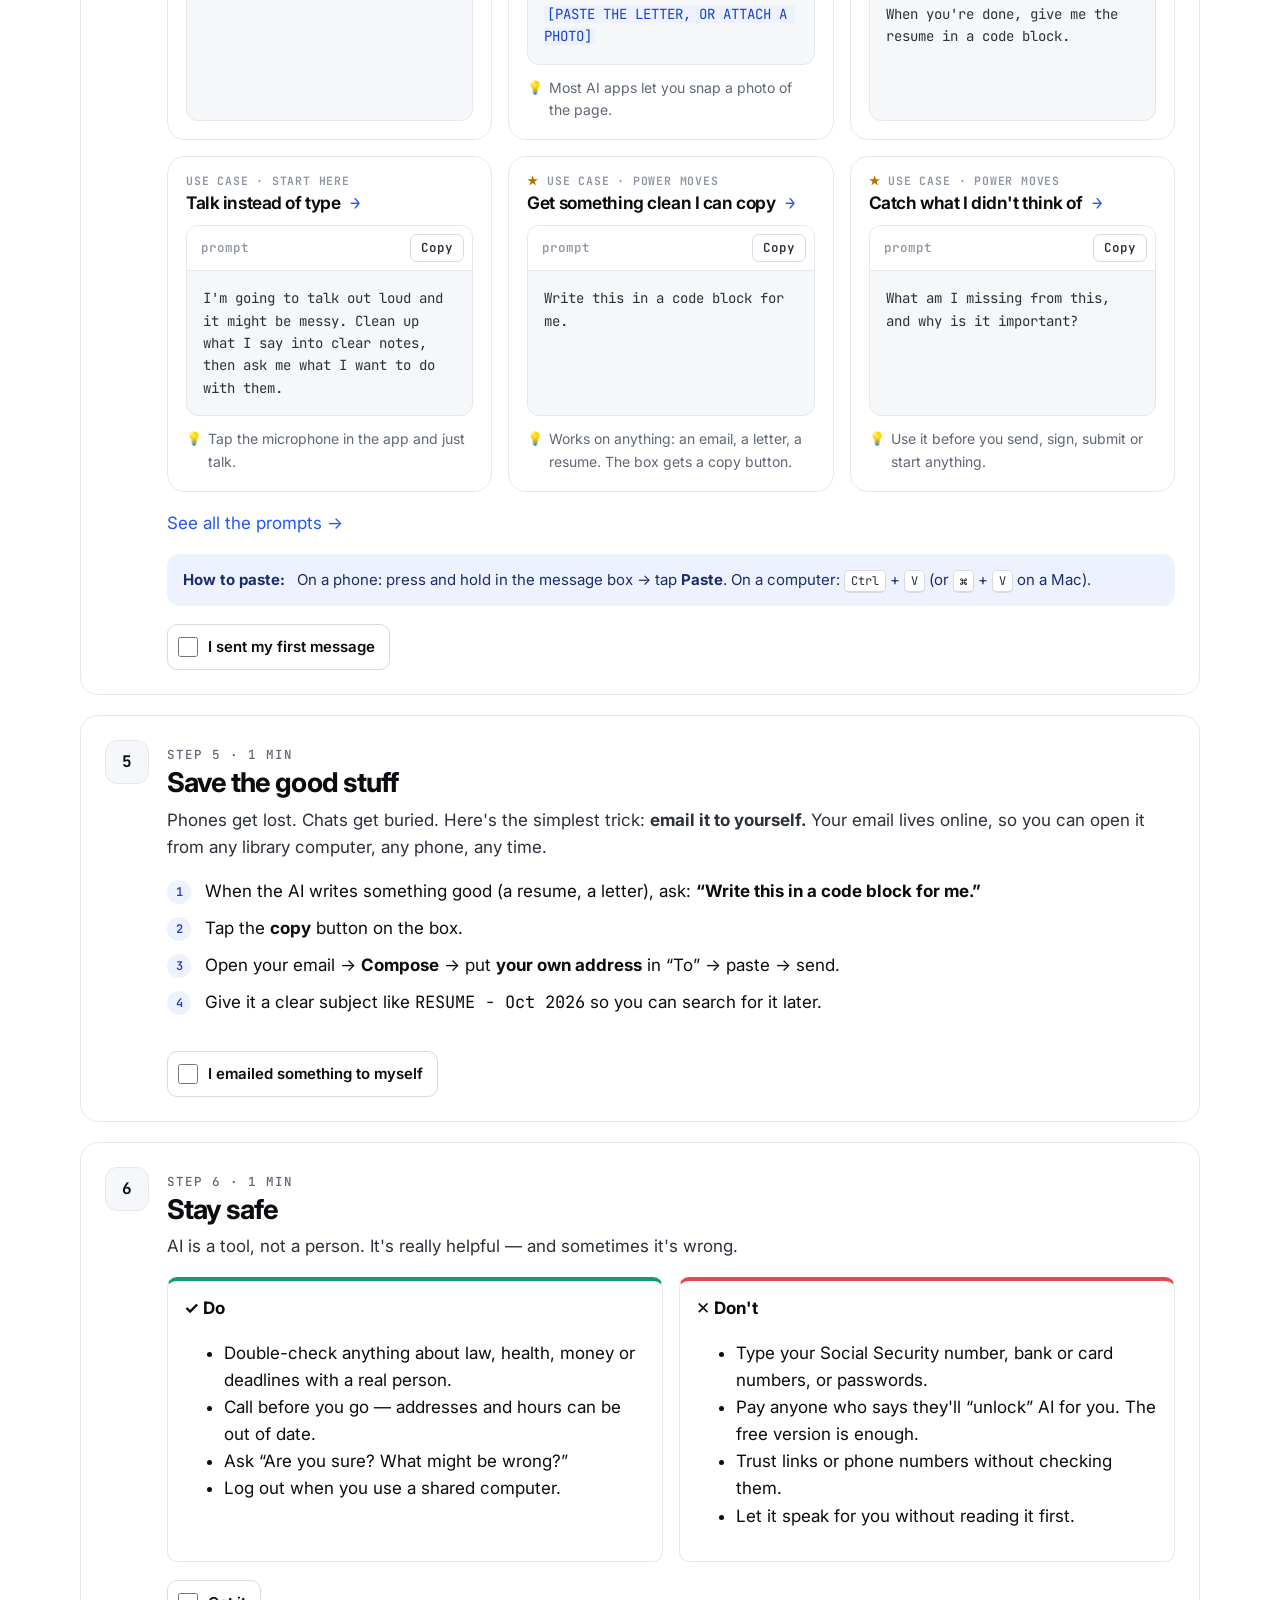
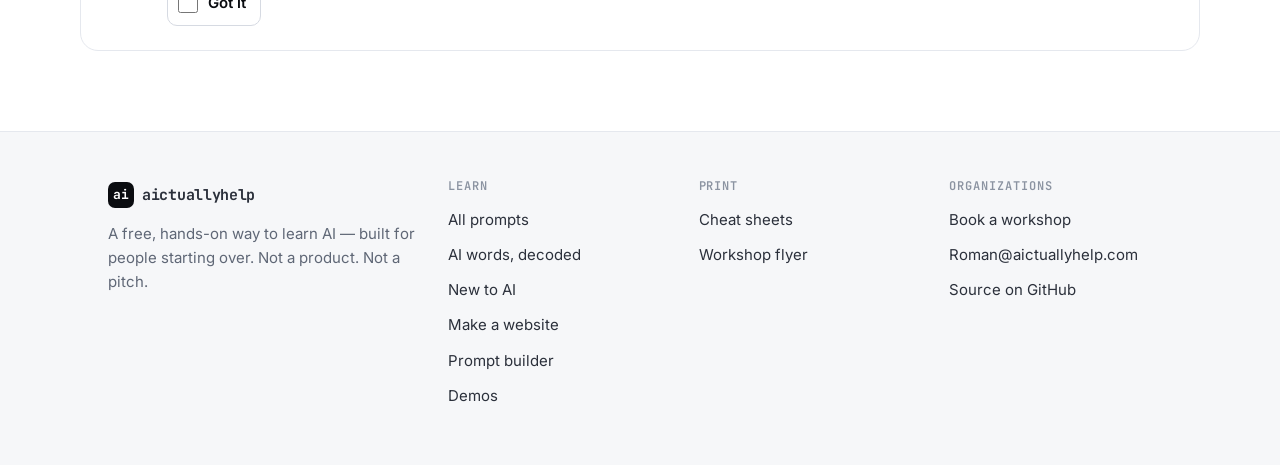
<file: start.html>
<!doctype html>
<html lang="en">
<head>
  <meta charset="utf-8">
  <meta name="viewport" content="width=device-width, initial-scale=1">
  <title>Start from zero — AI Actually Help</title>
  <meta name="description" content="Never used AI? No email? Start here. Six short steps: get online, make a free email, open ChatGPT, Claude or Gemini, and send your first message.">
  <link rel="preconnect" href="https://fonts.googleapis.com">
  <link rel="preconnect" href="https://fonts.gstatic.com" crossorigin>
  <link href="https://fonts.googleapis.com/css2?family=Inter:wght@400;500;600;700;800&family=JetBrains+Mono:wght@400;500;600;700&display=swap" rel="stylesheet">
  <link rel="stylesheet" href="assets/site.css">
<link rel="canonical" href="https://www.aictuallyhelp.com/start.html">
<meta property="og:title" content="Start from zero — AI Actually Help">
<meta property="og:description" content="Never used AI? No email? Start here. Six short steps: get online, make a free email, open ChatGPT, Claude or Gemini, and send your first message.">
<meta property="og:url" content="https://www.aictuallyhelp.com/start.html">
<meta property="og:type" content="website">
<meta property="og:site_name" content="AI Actually Help">
<meta name="twitter:card" content="summary">
</head>
<body>
  <header class="topbar"><div class="wrap">
    <a class="logo" href="index.html"><span class="logo-mark">ai</span>aictuallyhelp<span class="cursor">_</span></a>
    <nav class="nav" aria-label="Main">
      <a href="index.html#library">Prompts</a>
      <a href="index.html#agent">What's an agent?</a>
      <a href="words.html">AI words</a>
      <a href="start.html" aria-current="page">New to AI</a>
      <a href="website.html">Make a website</a>
      <a href="lab.html">Demos</a>
      <a href="cheatsheets.html">Cheat sheets</a>
      <a href="workshops.html" class="nav-cta">Book a workshop</a>
    </nav>
  </div></header>

  <main>
    <section class="page-head"><div class="wrap">
      <span class="label"><span class="n">~/start</span> · about 20 minutes</span>
      <h1>Start from zero.</h1>
      <p class="lead">Six steps. No experience needed. Check each one off as you go — this page remembers your progress on this device.</p>
    </div></section>

    <div class="progress-wrap"><div class="wrap">
      <span id="progText">0 / 6 done</span>
      <div class="progress"><i id="progBar"></i></div>
      <button class="btn btn-ghost btn-sm" id="reset" type="button">Reset</button>
    </div></div>

    <div class="wrap steps">

      <!-- 1 -->
      <section class="step" id="step-1" data-step="1">
        <div class="step-num">1</div>
        <div class="body">
          <span class="label">step 1 · 2 min</span>
          <h2>Get online</h2>
          <p>You need a phone or a computer, and internet. A phone is totally fine. Free Wi‑Fi is easier to find than you think:</p>
          <div class="grid grid-2" style="margin-top:12px">
            <div class="card" style="box-shadow:none;padding:18px"><h3>📚 Public library</h3><p>Free Wi‑Fi <b>and</b> free computers. You can usually get a library card with no fee. Staff will help you log on.</p></div>
            <div class="card" style="box-shadow:none;padding:18px"><h3>🏠 Shelters &amp; centers</h3><p>Many shelters, job centers and community centers have Wi‑Fi or a computer room. Just ask the front desk.</p></div>
            <div class="card" style="box-shadow:none;padding:18px"><h3>☕ Coffee &amp; fast food</h3><p>Most have free Wi‑Fi. Look for a network with the store's name.</p></div>
            <div class="card" style="box-shadow:none;padding:18px"><h3>📱 Cheap phone plans</h3><p>In the US, the <b>Lifeline</b> program can give you a phone plan for little or nothing if you get benefits. Search “Lifeline phone” or ask a caseworker.</p></div>
          </div>
          <label class="check"><input type="checkbox"> I'm online</label>
        </div>
      </section>

      <!-- 2 -->
      <section class="step" id="step-2" data-step="2">
        <div class="step-num">2</div>
        <div class="body">
          <span class="label">step 2 · 10 min</span>
          <h2>Make a free email</h2>
          <p>An email address is your key to almost everything online — jobs, benefits, AI apps. We'll use Gmail. It's free.</p>

          <ol class="howto">
            <li><div>Go to <a href="https://accounts.google.com/signup" target="_blank" rel="noopener">accounts.google.com/signup</a>. On a phone, you can also open the Gmail app and tap <b>Create account</b>.</div></li>
            <li><div>Type your <b>first and last name</b>. Then your <b>birthday</b>.</div></li>
            <li><div>Pick your <b>email address</b>. Google will suggest some, or make your own. Need ideas? Use the tool below.</div></li>
            <li><div>Make a <b>password</b>. Long is better than weird. (Ideas below.)</div></li>
            <li><div>Google might ask for a <b>phone number</b> to send you a code. Type yours and enter the code it texts you.</div></li>
            <li><div>Skip anything that says “optional.” Agree to the terms. <b>You're in.</b></div></li>
          </ol>
          <p class="muted small">Screens change sometimes, so yours may look a little different. That's normal — just keep going.</p>

          <div class="grid grid-2" style="margin-top:20px">
            <div class="card" style="box-shadow:none">
              <span class="label">tool · email name ideas</span>
              <h3 style="margin-top:10px">Pick an address that looks professional</h3>
              <p>Employers will see it. Your name works best.</p>
              <div class="row" style="margin-top:14px">
                <div class="field"><label for="fn">First name</label><input type="text" id="fn" placeholder="Marcus" autocomplete="off"></div>
                <div class="field"><label for="ln">Last name</label><input type="text" id="ln" placeholder="Johnson" autocomplete="off"></div>
              </div>
              <div class="suggest" id="nameIdeas"></div>
              <p class="muted small" style="margin:10px 0 0">Tap one to copy it. Nothing you type here is saved or sent.</p>
            </div>
            <div class="card" style="box-shadow:none">
              <span class="label">tool · password ideas</span>
              <h3 style="margin-top:10px">Three random words + a number</h3>
              <p>Easy for you to remember, hard for anyone to guess. Use these as inspiration and change them up.</p>
              <div class="codebox" style="margin-top:14px"><div class="codebox-head">idea <button class="copy" type="button" id="newPw">↻ New one</button></div><pre id="pw">…</pre></div>
              <p class="muted small" style="margin:10px 0 0">Never use the same password everywhere. Never tell anyone your password — not even staff.</p>
            </div>
          </div>

          <div class="tip"><b>Write it down.</b><p>Write your new email address on paper and keep it in your wallet. Keep your password somewhere safe and separate. Our <a href="cheatsheets.html#email">email cheat sheet</a> has a box for this.</p></div>

          <label class="check"><input type="checkbox"> I have an email</label>
        </div>
      </section>

      <!-- 3 -->
      <section class="step" id="step-3" data-step="3">
        <div class="step-num">3</div>
        <div class="body">
          <span class="label">step 3 · 3 min</span>
          <h2>Open an AI app</h2>
          <p>Pick <b>one</b>. They're all free to start and they all work about the same. Tap <b>“Continue with Google”</b> and use the email you just made — no new password needed.</p>
          <div class="tool-cards">
            <a class="tool" href="https://chatgpt.com" target="_blank" rel="noopener"><b>ChatGPT</b><span>chatgpt.com · by OpenAI</span></a>
            <a class="tool" href="https://claude.ai" target="_blank" rel="noopener"><b>Claude</b><span>claude.ai · by Anthropic</span></a>
            <a class="tool" href="https://gemini.google.com" target="_blank" rel="noopener"><b>Gemini</b><span>gemini.google.com · by Google</span></a>
          </div>
          <div class="tip good"><b>On a phone?</b><p>Download the app from the App Store or Play Store. Search the name. Make sure it's from the real company (OpenAI, Anthropic or Google). The free version is all you need.</p></div>
          <label class="check"><input type="checkbox"> I opened an AI app</label>
        </div>
      </section>

      <!-- 4 -->
      <section class="step" id="step-4" data-step="4">
        <div class="step-num">4</div>
        <div class="body">
          <span class="label">step 4 · 2 min</span>
          <h2>Send your first message</h2>
          <p>This is where it all starts. Talk to it like you'd text a smart friend. No special words needed. <b>Pick any prompt below, tap copy, paste it in the message box, hit send.</b></p>
          <div class="prompt-list" id="firstPrompts" style="padding:12px 0 0;grid-template-columns:repeat(auto-fill,minmax(min(100%,300px),1fr))"></div>
          <p style="margin-top:18px"><a href="index.html#library">See all the prompts →</a></p>
          <div class="tip"><b>How to paste:</b><p>On a phone: press and hold in the message box → tap <b>Paste</b>. On a computer: <kbd>Ctrl</kbd> + <kbd>V</kbd> (or <kbd>⌘</kbd> + <kbd>V</kbd> on a Mac).</p></div>
          <label class="check"><input type="checkbox"> I sent my first message</label>
        </div>
      </section>

      <!-- 5 -->
      <section class="step" id="step-5" data-step="5">
        <div class="step-num">5</div>
        <div class="body">
          <span class="label">step 5 · 1 min</span>
          <h2>Save the good stuff</h2>
          <p>Phones get lost. Chats get buried. Here's the simplest trick: <b>email it to yourself.</b> Your email lives online, so you can open it from any library computer, any phone, any time.</p>
          <ol class="howto">
            <li><div>When the AI writes something good (a resume, a letter), ask: <b>“Write this in a code block for me.”</b></div></li>
            <li><div>Tap the <b>copy</b> button on the box.</div></li>
            <li><div>Open your email → <b>Compose</b> → put <b>your own address</b> in “To” → paste → send.</div></li>
            <li><div>Give it a clear subject like <code>RESUME - Oct 2026</code> so you can search for it later.</div></li>
          </ol>
          <label class="check"><input type="checkbox"> I emailed something to myself</label>
        </div>
      </section>

      <!-- 6 -->
      <section class="step" id="step-6" data-step="6">
        <div class="step-num">6</div>
        <div class="body">
          <span class="label">step 6 · 1 min</span>
          <h2>Stay safe</h2>
          <p>AI is a tool, not a person. It's really helpful — and sometimes it's wrong.</p>
          <div class="dos" style="margin-top:14px">
            <div class="yes"><b>✓ Do</b><ul>
              <li>Double-check anything about law, health, money or deadlines with a real person.</li>
              <li>Call before you go — addresses and hours can be out of date.</li>
              <li>Ask “Are you sure? What might be wrong?”</li>
              <li>Log out when you use a shared computer.</li>
            </ul></div>
            <div class="no"><b>✕ Don't</b><ul>
              <li>Type your Social Security number, bank or card numbers, or passwords.</li>
              <li>Pay anyone who says they'll “unlock” AI for you. The free version is enough.</li>
              <li>Trust links or phone numbers without checking them.</li>
              <li>Let it speak for you without reading it first.</li>
            </ul></div>
          </div>
          <label class="check"><input type="checkbox"> Got it</label>
        </div>
      </section>

      <div class="celebrate" id="done">
        <div style="font-size:44px">🎉</div>
        <h2>You did it.</h2>
        <p style="color:#0b5a3f;max-width:30em;margin:0 auto 20px">You have an email, an AI app, and you know how to use it safely. That's more than most people. Next up:</p>
        <div class="btn-row" style="justify-content:center">
          <a class="btn btn-primary" href="prompts.html">Get more prompts →</a>
          <a class="btn btn-ghost" href="lab.html">Try the demos</a>
        </div>
      </div>
    </div>
  </main>

  <footer class="footer"><div class="wrap">
    <div>
      <a class="logo" href="index.html"><span class="logo-mark">ai</span>aictuallyhelp</a>
      <p style="margin-top:14px">A free, hands-on way to learn AI — built for people starting over. Not a product. Not a pitch.</p>
    </div>
    <div><h4>Learn</h4><ul><li><a href="index.html#library">All prompts</a></li><li><a href="words.html">AI words, decoded</a></li><li><a href="start.html">New to AI</a></li><li><a href="website.html">Make a website</a></li><li><a href="prompts.html">Prompt builder</a></li><li><a href="lab.html">Demos</a></li></ul></div>
    <div><h4>Print</h4><ul><li><a href="cheatsheets.html">Cheat sheets</a></li><li><a href="cheatsheets.html#flyer">Workshop flyer</a></li></ul></div>
    <div><h4>Organizations</h4><ul><li><a href="workshops.html">Book a workshop</a></li><li><a href="mailto:Roman@aictuallyhelp.com">Roman@aictuallyhelp.com</a></li><li><a href="https://github.com/rawmware/aictuallyhelp">Source on GitHub</a></li></ul></div>
  </div></footer>

  <script src="assets/site.js"></script>
  <script src="assets/prompts.js"></script>
  <script src="assets/library.js"></script>
  <script>
  (function () {
    const { $, $$, escapeHTML, store, confetti } = window.AH;

    // Step 4: easy first prompts.
    const firsts = ["Send my very first message", "I don't know how to ask", "See what AI can do for me", "Write a professional email", "Understand a confusing letter", "Write a resume from scratch", "Talk instead of type", "Get something clean I can copy", "Catch what I didn't think of"];
    $("#firstPrompts").innerHTML = firsts.map(t => window.PROMPTS.find(p => p.title === t)).filter(Boolean).map(window.AH.promptCard).join("");
    const KEY = "ah.start.v1";
    const steps = $$(".step");
    const state = store.get(KEY, {});
    let celebrated = steps.every(s => state[s.dataset.step]);

    function update(fromClick) {
      let n = 0;
      steps.forEach(s => {
        const on = !!state[s.dataset.step];
        s.classList.toggle("done", on);
        s.querySelector(".check input").checked = on;
        if (on) n++;
      });
      $("#progText").textContent = `${n} / ${steps.length} done`;
      $("#progBar").style.width = (n / steps.length * 100) + "%";
      const all = n === steps.length;
      $("#done").classList.toggle("show", all);
      if (all && fromClick && !celebrated) { confetti(); celebrated = true; }
      if (!all) celebrated = false;
    }
    steps.forEach(s => {
      s.querySelector(".check input").addEventListener("change", e => {
        state[s.dataset.step] = e.target.checked;
        store.set(KEY, state);
        update(true);
        if (e.target.checked) {
          const next = s.nextElementSibling;
          if (next && next.classList.contains("step") && !state[next.dataset.step]) {
            setTimeout(() => next.scrollIntoView({ behavior: "smooth", block: "start" }), 350);
          }
        }
      });
    });
    $("#reset").addEventListener("click", () => { Object.keys(state).forEach(k => delete state[k]); store.set(KEY, state); update(); window.scrollTo({ top: 0, behavior: "smooth" }); });
    update();

    // Email name ideas
    const clean = s => s.toLowerCase().normalize("NFD").replace(/[̀-ͯ]/g, "").replace(/[^a-z0-9]/g, "");
    function ideas() {
      const f = clean($("#fn").value) || "marcus", l = clean($("#ln").value) || "johnson";
      const yr = String(new Date().getFullYear()).slice(2);
      const list = [`${f}.${l}`, `${f}${l}`, `${f[0]}${l}`, `${f}.${l}${yr}`, `${l}.${f}`, `${f}${l}.work`];
      $("#nameIdeas").innerHTML = [...new Set(list)].map(x => `<button type="button" data-copy="${escapeHTML(x)}@gmail.com">${escapeHTML(x)}@gmail.com</button>`).join("");
    }
    $("#fn").addEventListener("input", ideas); $("#ln").addEventListener("input", ideas); ideas();

    // Password ideas: three random words + 2 digits, built on-device with crypto.
    const words = ["river","tiger","maple","rocket","pickle","canyon","violet","pepper","harbor","sunset","bison","cobalt","lantern","meadow","falcon","biscuit","thunder","walnut","orbit","cactus","willow","marble","copper","glacier","mango","pebble","shadow","comet","juniper","tundra","velvet","anchor","nectar","prairie","quartz","saddle","timber","waffle","zephyr","ember"];
    function rnd(n) { const a = new Uint32Array(1); (window.crypto || window.msCrypto).getRandomValues(a); return a[0] % n; }
    function pw() {
      const pick = () => { const w = words[rnd(words.length)]; return w[0].toUpperCase() + w.slice(1); };
      $("#pw").textContent = `${pick()}-${pick()}-${pick()}-${10 + rnd(90)}`;
    }
    $("#newPw").addEventListener("click", pw); pw();
  })();
  </script>
</body>
</html>
</file>
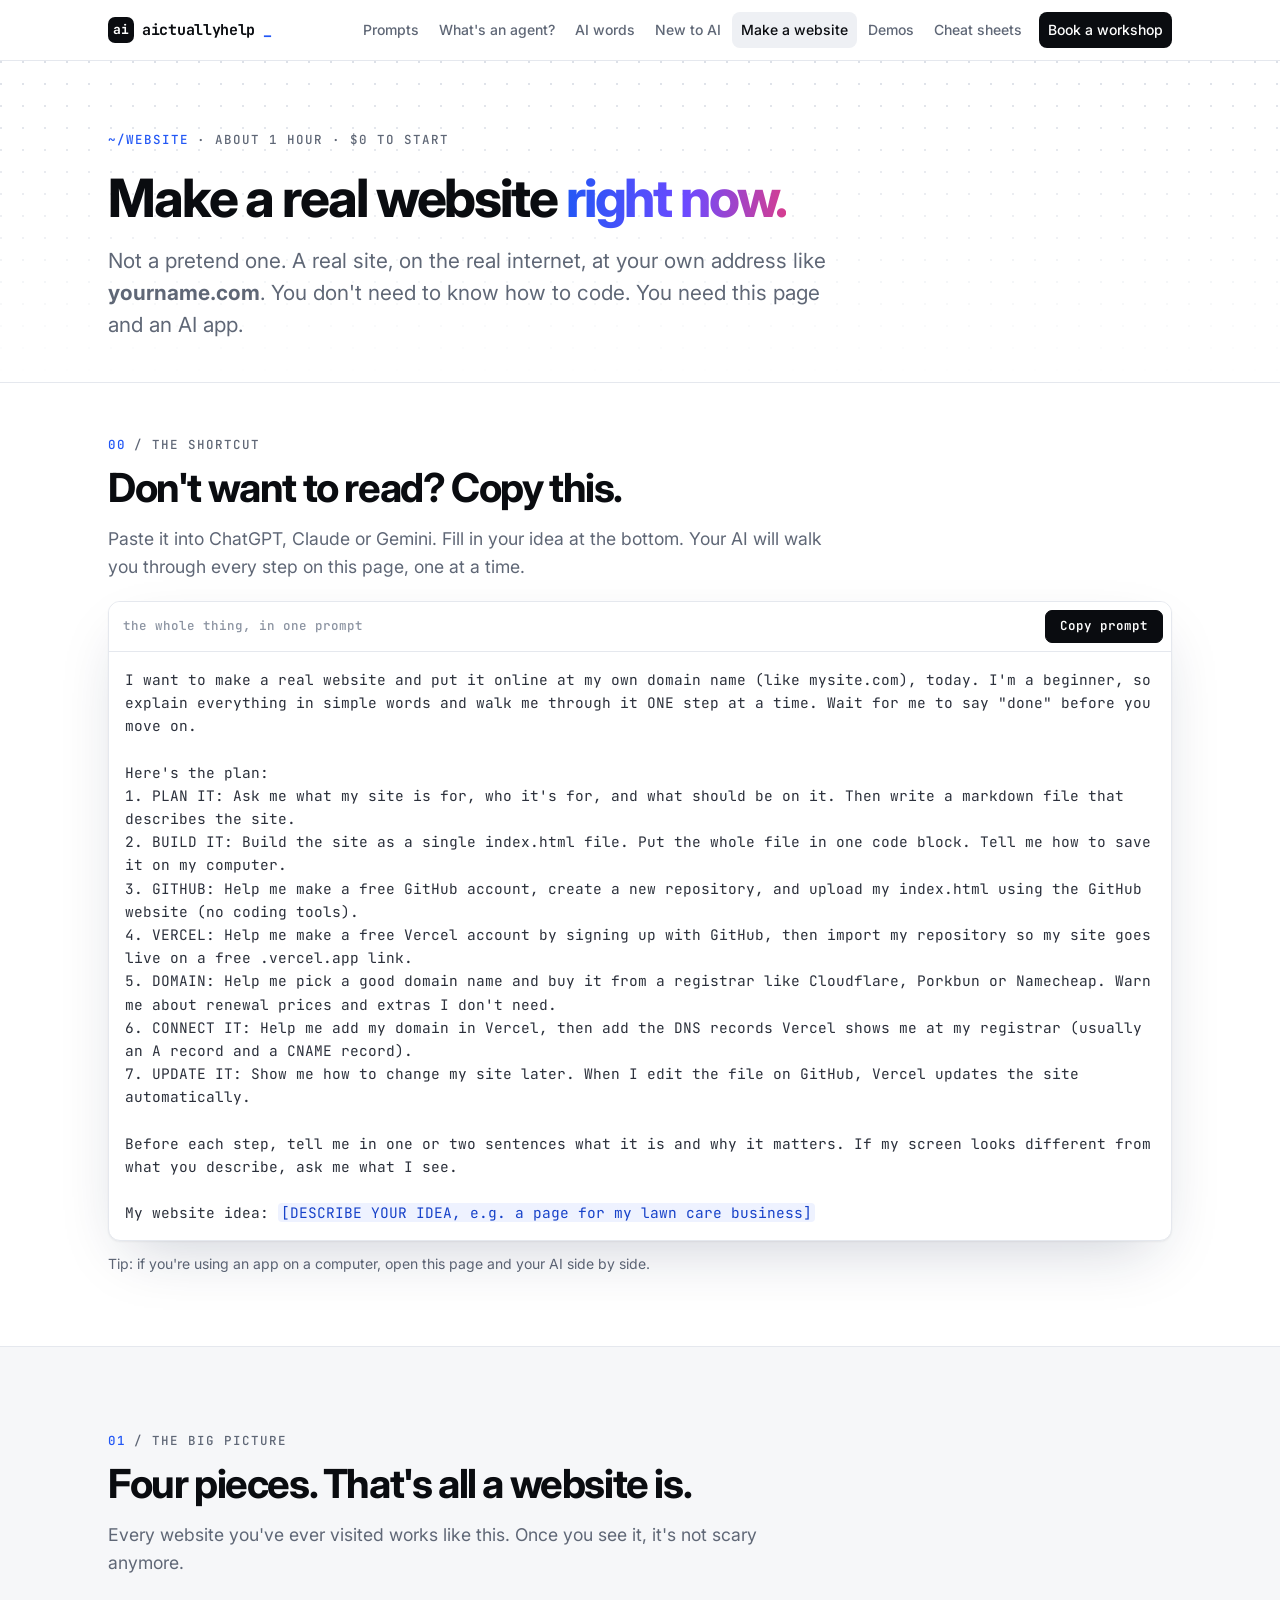
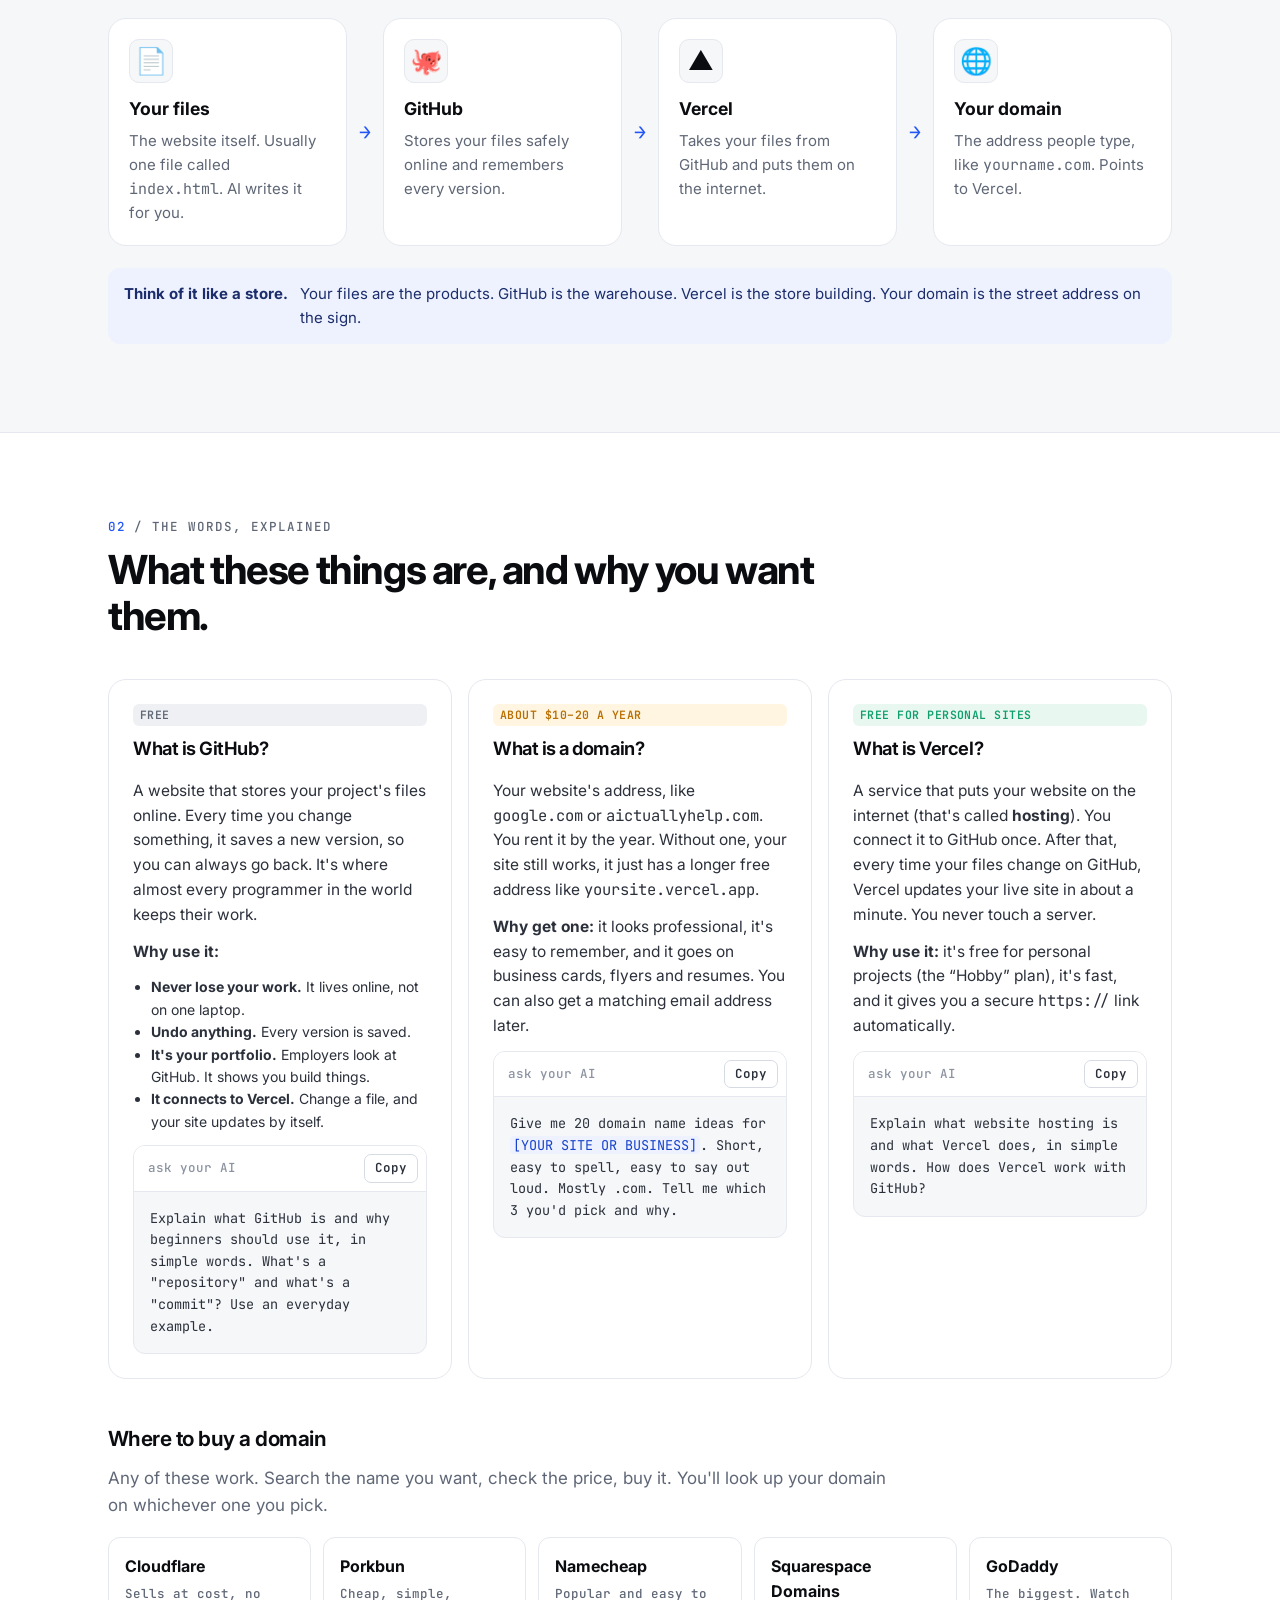
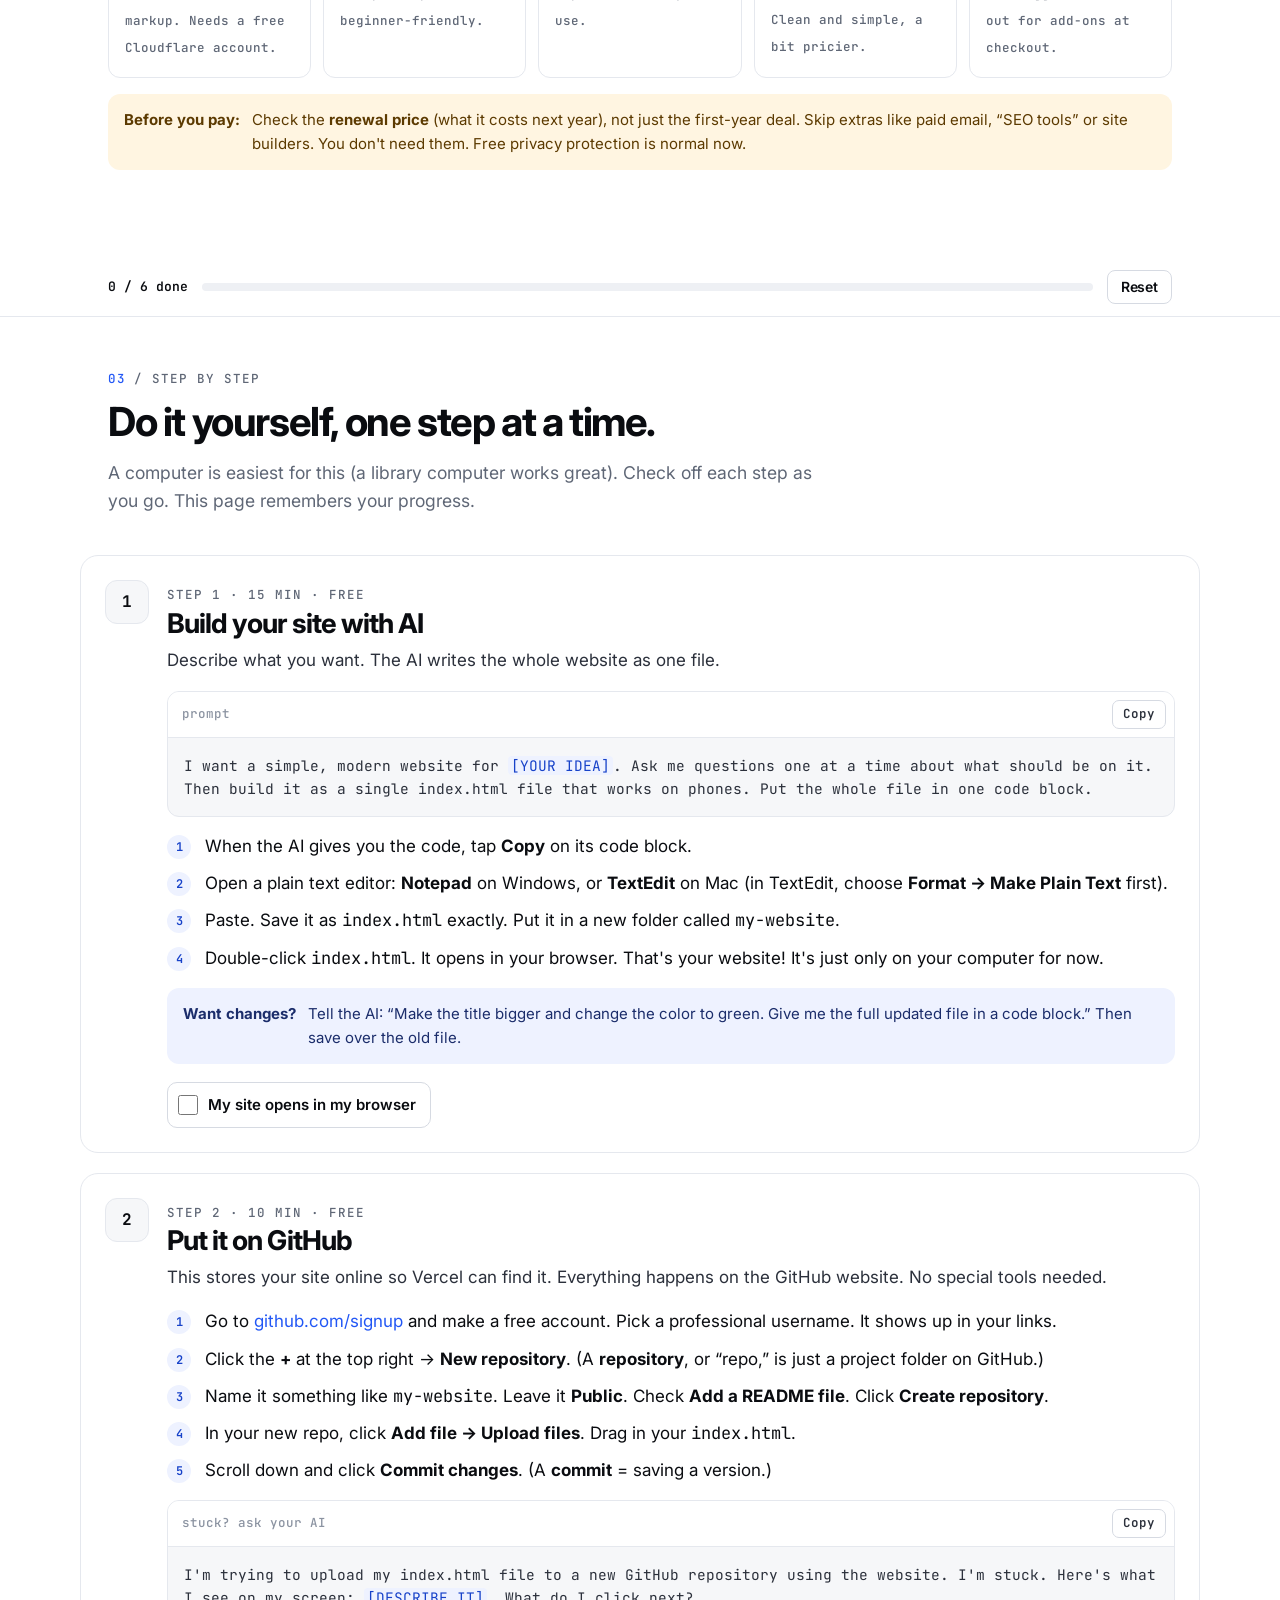
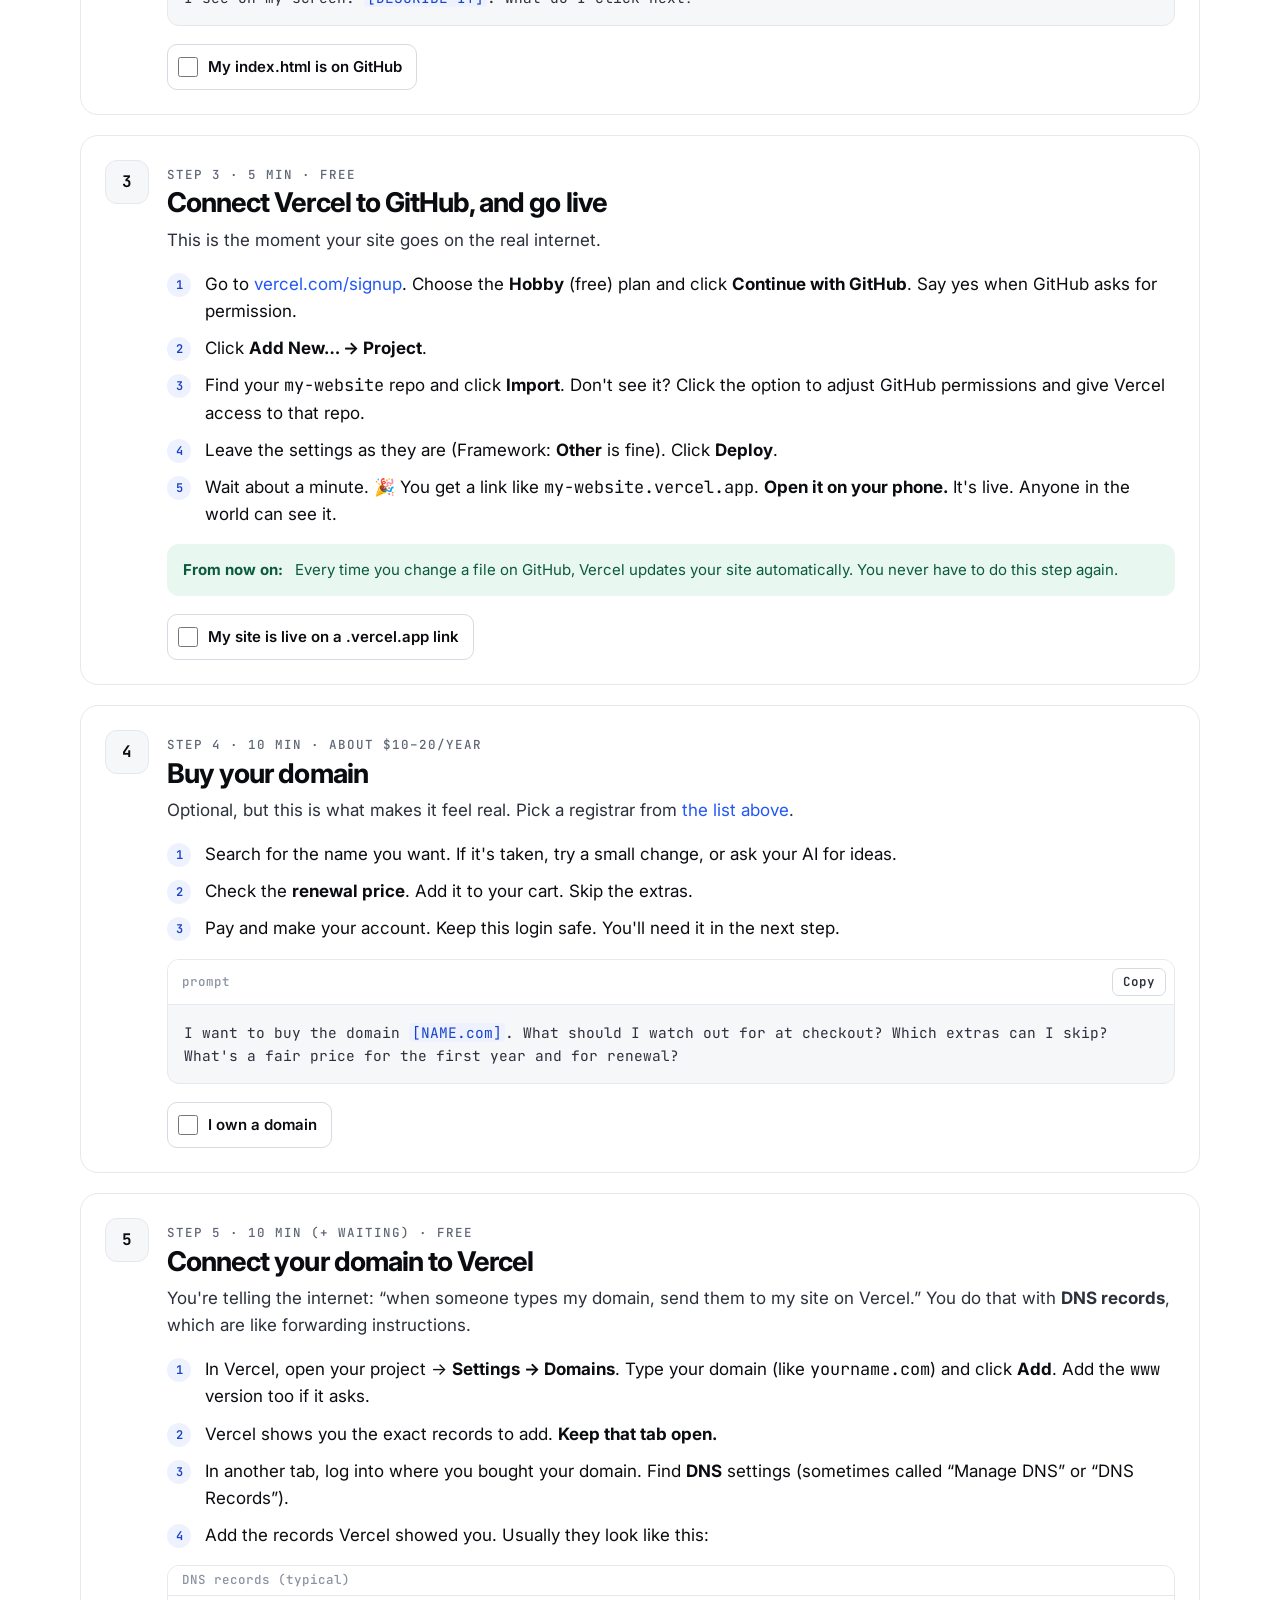
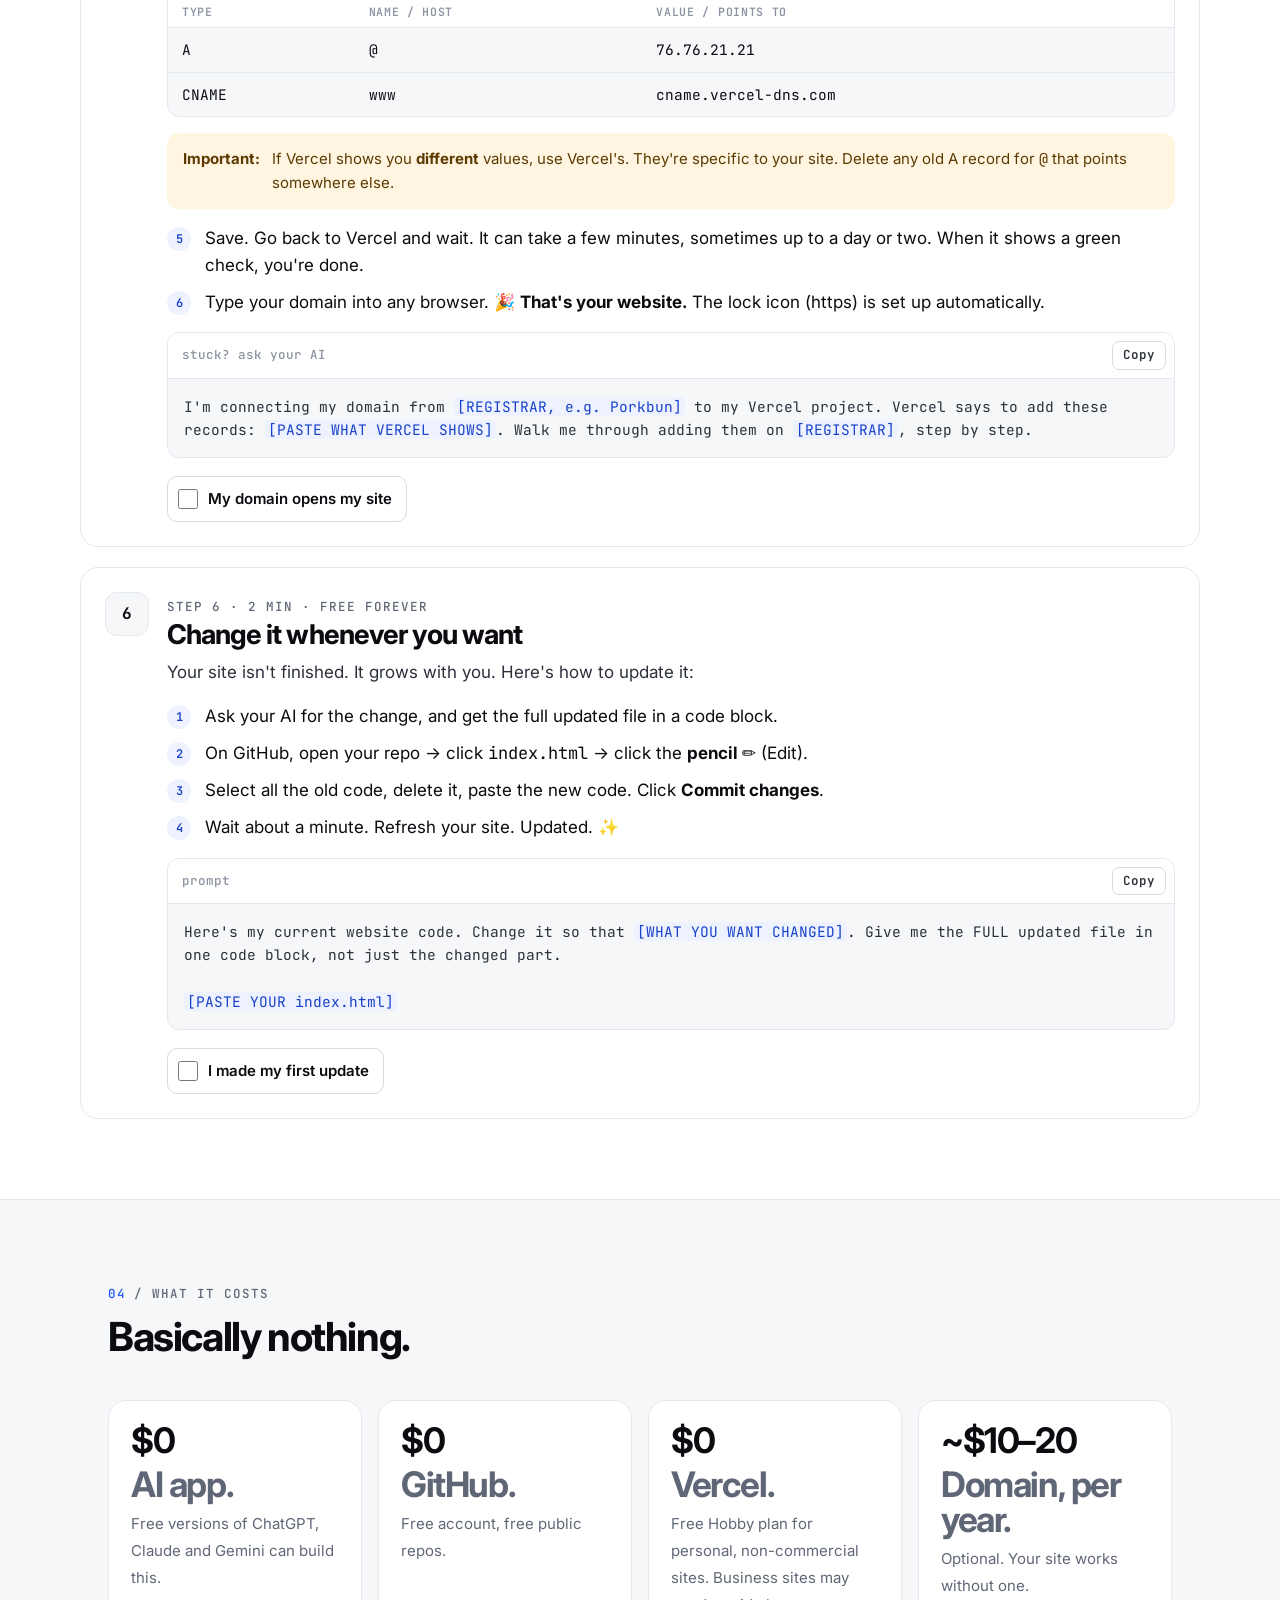
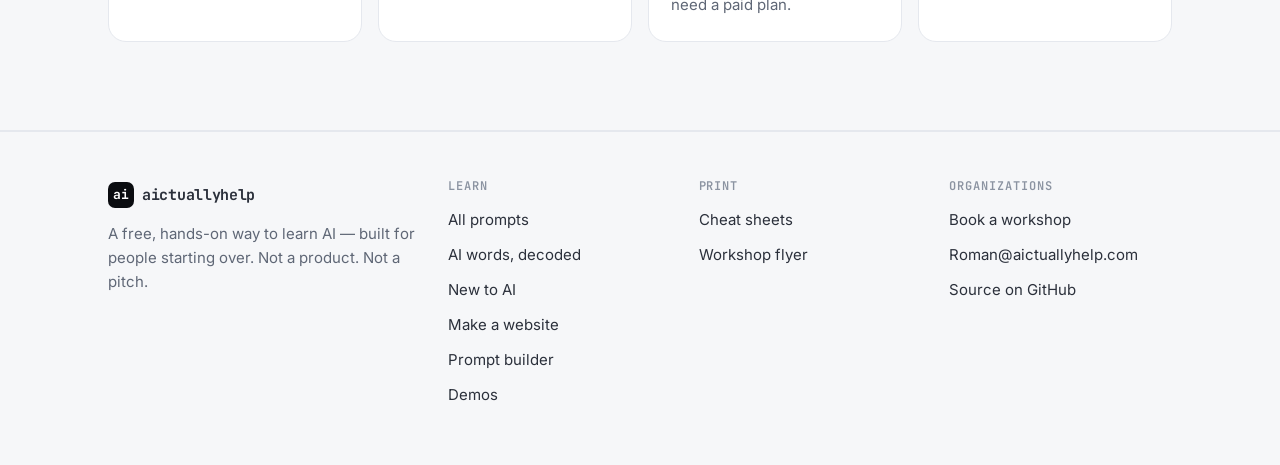
<file: website.html>
<!doctype html>
<html lang="en">
<head>
  <meta charset="utf-8">
  <meta name="viewport" content="width=device-width, initial-scale=1">
  <title>Make a real website right now — AI Actually Help</title>
  <meta name="description" content="Build a website with AI, put it on GitHub, publish it free with Vercel, and connect your own domain name. One copy-paste prompt, or step by step in plain English.">
  <link rel="preconnect" href="https://fonts.googleapis.com">
  <link rel="preconnect" href="https://fonts.gstatic.com" crossorigin>
  <link href="https://fonts.googleapis.com/css2?family=Inter:wght@400;500;600;700;800&family=JetBrains+Mono:wght@400;500;600;700&display=swap" rel="stylesheet">
  <link rel="stylesheet" href="assets/site.css">
<link rel="canonical" href="https://www.aictuallyhelp.com/website.html">
<meta property="og:title" content="Make a real website right now — AI Actually Help">
<meta property="og:description" content="Build a website with AI, put it on GitHub, publish it free with Vercel, and connect your own domain name. One copy-paste prompt, or step by step in plain English.">
<meta property="og:url" content="https://www.aictuallyhelp.com/website.html">
<meta property="og:type" content="website">
<meta property="og:site_name" content="AI Actually Help">
<meta name="twitter:card" content="summary">
</head>
<body>
  <header class="topbar"><div class="wrap">
    <a class="logo" href="index.html"><span class="logo-mark">ai</span>aictuallyhelp<span class="cursor">_</span></a>
    <nav class="nav" aria-label="Main">
      <a href="index.html#library">Prompts</a>
      <a href="index.html#agent">What's an agent?</a>
      <a href="words.html">AI words</a>
      <a href="start.html">New to AI</a>
      <a href="website.html" aria-current="page">Make a website</a>
      <a href="lab.html">Demos</a>
      <a href="cheatsheets.html">Cheat sheets</a>
      <a href="workshops.html" class="nav-cta">Book a workshop</a>
    </nav>
  </div></header>

  <main>
    <section class="page-head"><div class="wrap">
      <span class="label"><span class="n">~/website</span> · about 1 hour · $0 to start</span>
      <h1>Make a real website <span class="grad">right now.</span></h1>
      <p class="lead">Not a pretend one. A real site, on the real internet, at your own address like <b>yourname.com</b>. You don't need to know how to code. You need this page and an AI app.</p>
    </div></section>

    <!-- MASTER PROMPT -->
    <section class="section tight" id="prompt">
      <div class="wrap">
        <div class="section-head" style="margin-bottom:20px">
          <span class="label"><span class="n">00</span> / the shortcut</span>
          <h2>Don't want to read? Copy this.</h2>
          <p>Paste it into ChatGPT, Claude or Gemini. Fill in your idea at the bottom. Your AI will walk you through every step on this page, one at a time.</p>
        </div>
        <div class="codebox" style="background:#fff;box-shadow:var(--shadow-lg)">
          <div class="codebox-head"><span>the whole thing, in one prompt</span><button class="copy" type="button" data-copy style="background:var(--ink);color:#fff;border-color:var(--ink);padding:9px 14px"><span class="copy-label">Copy prompt</span></button></div>
          <pre id="masterPrompt" style="font-size:14.5px">I want to make a real website and put it online at my own domain name (like mysite.com), today. I'm a beginner, so explain everything in simple words and walk me through it ONE step at a time. Wait for me to say "done" before you move on.

Here's the plan:
1. PLAN IT: Ask me what my site is for, who it's for, and what should be on it. Then write a markdown file that describes the site.
2. BUILD IT: Build the site as a single index.html file. Put the whole file in one code block. Tell me how to save it on my computer.
3. GITHUB: Help me make a free GitHub account, create a new repository, and upload my index.html using the GitHub website (no coding tools).
4. VERCEL: Help me make a free Vercel account by signing up with GitHub, then import my repository so my site goes live on a free .vercel.app link.
5. DOMAIN: Help me pick a good domain name and buy it from a registrar like Cloudflare, Porkbun or Namecheap. Warn me about renewal prices and extras I don't need.
6. CONNECT IT: Help me add my domain in Vercel, then add the DNS records Vercel shows me at my registrar (usually an A record and a CNAME record).
7. UPDATE IT: Show me how to change my site later. When I edit the file on GitHub, Vercel updates the site automatically.

Before each step, tell me in one or two sentences what it is and why it matters. If my screen looks different from what you describe, ask me what I see.

My website idea: <span class="blank">[DESCRIBE YOUR IDEA, e.g. a page for my lawn care business]</span></pre>
        </div>
        <p class="muted small" style="margin-top:12px">Tip: if you're using an app on a computer, open this page and your AI side by side.</p>
      </div>
    </section>

    <!-- THE BIG PICTURE -->
    <section class="section soft">
      <div class="wrap">
        <div class="section-head">
          <span class="label"><span class="n">01</span> / the big picture</span>
          <h2>Four pieces. That's all a website is.</h2>
          <p>Every website you've ever visited works like this. Once you see it, it's not scary anymore.</p>
        </div>
        <div class="flow">
          <div class="flow-step"><span class="flow-ic">📄</span><b>Your files</b><span>The website itself. Usually one file called <code>index.html</code>. AI writes it for you.</span></div>
          <div class="flow-arrow">→</div>
          <div class="flow-step"><span class="flow-ic">🐙</span><b>GitHub</b><span>Stores your files safely online and remembers every version.</span></div>
          <div class="flow-arrow">→</div>
          <div class="flow-step"><span class="flow-ic">▲</span><b>Vercel</b><span>Takes your files from GitHub and puts them on the internet.</span></div>
          <div class="flow-arrow">→</div>
          <div class="flow-step"><span class="flow-ic">🌐</span><b>Your domain</b><span>The address people type, like <code>yourname.com</code>. Points to Vercel.</span></div>
        </div>
        <div class="tip" style="margin-top:22px"><b>Think of it like a store.</b><p>Your files are the products. GitHub is the warehouse. Vercel is the store building. Your domain is the street address on the sign.</p></div>
      </div>
    </section>

    <!-- EXPLAINERS -->
    <section class="section">
      <div class="wrap">
        <div class="section-head">
          <span class="label"><span class="n">02</span> / the words, explained</span>
          <h2>What these things are, and why you want them.</h2>
        </div>
        <div class="grid grid-3">
          <article class="card concept" style="box-shadow:none" id="github">
            <span class="tag">free</span>
            <h3>What is GitHub?</h3>
            <p>A website that stores your project's files online. Every time you change something, it saves a new version, so you can always go back. It's where almost every programmer in the world keeps their work.</p>
            <p><b>Why use it:</b></p>
            <ul class="small" style="margin:0;padding-left:18px;color:var(--ink-2)">
              <li><b>Never lose your work.</b> It lives online, not on one laptop.</li>
              <li><b>Undo anything.</b> Every version is saved.</li>
              <li><b>It's your portfolio.</b> Employers look at GitHub. It shows you build things.</li>
              <li><b>It connects to Vercel.</b> Change a file, and your site updates by itself.</li>
            </ul>
            <div class="codebox"><div class="codebox-head"><span>ask your AI</span><button class="copy" type="button" data-copy><span class="copy-label">Copy</span></button></div><pre>Explain what GitHub is and why beginners should use it, in simple words. What's a "repository" and what's a "commit"? Use an everyday example.</pre></div>
          </article>
          <article class="card concept" style="box-shadow:none" id="domain">
            <span class="tag amber">about $10–20 a year</span>
            <h3>What is a domain?</h3>
            <p>Your website's address, like <code>google.com</code> or <code>aictuallyhelp.com</code>. You rent it by the year. Without one, your site still works, it just has a longer free address like <code>yoursite.vercel.app</code>.</p>
            <p><b>Why get one:</b> it looks professional, it's easy to remember, and it goes on business cards, flyers and resumes. You can also get a matching email address later.</p>
            <div class="codebox"><div class="codebox-head"><span>ask your AI</span><button class="copy" type="button" data-copy><span class="copy-label">Copy</span></button></div><pre>Give me 20 domain name ideas for <span class="blank">[YOUR SITE OR BUSINESS]</span>. Short, easy to spell, easy to say out loud. Mostly .com. Tell me which 3 you'd pick and why.</pre></div>
          </article>
          <article class="card concept" style="box-shadow:none" id="vercel">
            <span class="tag green">free for personal sites</span>
            <h3>What is Vercel?</h3>
            <p>A service that puts your website on the internet (that's called <b>hosting</b>). You connect it to GitHub once. After that, every time your files change on GitHub, Vercel updates your live site in about a minute. You never touch a server.</p>
            <p><b>Why use it:</b> it's free for personal projects (the “Hobby” plan), it's fast, and it gives you a secure <code>https://</code> link automatically.</p>
            <div class="codebox"><div class="codebox-head"><span>ask your AI</span><button class="copy" type="button" data-copy><span class="copy-label">Copy</span></button></div><pre>Explain what website hosting is and what Vercel does, in simple words. How does Vercel work with GitHub?</pre></div>
          </article>
        </div>

        <h3 style="margin:48px 0 14px;font-size:1.3rem">Where to buy a domain</h3>
        <p class="muted" style="max-width:46em">Any of these work. Search the name you want, check the price, buy it. You'll look up your domain on whichever one you pick.</p>
        <div class="tool-cards">
          <a class="tool" href="https://www.cloudflare.com/products/registrar/" target="_blank" rel="noopener"><b>Cloudflare</b><span>Sells at cost, no markup. Needs a free Cloudflare account.</span></a>
          <a class="tool" href="https://porkbun.com" target="_blank" rel="noopener"><b>Porkbun</b><span>Cheap, simple, beginner-friendly.</span></a>
          <a class="tool" href="https://www.namecheap.com" target="_blank" rel="noopener"><b>Namecheap</b><span>Popular and easy to use.</span></a>
          <a class="tool" href="https://domains.squarespace.com" target="_blank" rel="noopener"><b>Squarespace Domains</b><span>Clean and simple, a bit pricier.</span></a>
          <a class="tool" href="https://www.godaddy.com" target="_blank" rel="noopener"><b>GoDaddy</b><span>The biggest. Watch out for add-ons at checkout.</span></a>
        </div>
        <div class="tip warn" style="margin-top:16px"><b>Before you pay:</b><p>Check the <b>renewal price</b> (what it costs next year), not just the first-year deal. Skip extras like paid email, “SEO tools” or site builders. You don't need them. Free privacy protection is normal now.</p></div>
      </div>
    </section>

    <!-- STEPS -->
    <div class="progress-wrap"><div class="wrap">
      <span id="progText">0 / 6 done</span>
      <div class="progress"><i id="progBar"></i></div>
      <button class="btn btn-ghost btn-sm" id="reset" type="button">Reset</button>
    </div></div>

    <div class="wrap">
      <div class="section-head" style="margin:56px 0 0">
        <span class="label"><span class="n">03</span> / step by step</span>
        <h2>Do it yourself, one step at a time.</h2>
        <p>A computer is easiest for this (a library computer works great). Check off each step as you go. This page remembers your progress.</p>
      </div>
    </div>

    <div class="wrap steps">

      <section class="step" id="step-1" data-step="1">
        <div class="step-num">1</div>
        <div class="body">
          <span class="label">step 1 · 15 min · free</span>
          <h2>Build your site with AI</h2>
          <p>Describe what you want. The AI writes the whole website as one file.</p>
          <div class="codebox" style="margin-top:12px"><div class="codebox-head"><span>prompt</span><button class="copy" type="button" data-copy><span class="copy-label">Copy</span></button></div><pre>I want a simple, modern website for <span class="blank">[YOUR IDEA]</span>. Ask me questions one at a time about what should be on it. Then build it as a single index.html file that works on phones. Put the whole file in one code block.</pre></div>
          <ol class="howto">
            <li><div>When the AI gives you the code, tap <b>Copy</b> on its code block.</div></li>
            <li><div>Open a plain text editor: <b>Notepad</b> on Windows, or <b>TextEdit</b> on Mac (in TextEdit, choose <b>Format → Make Plain Text</b> first).</div></li>
            <li><div>Paste. Save it as <code>index.html</code> exactly. Put it in a new folder called <code>my-website</code>.</div></li>
            <li><div>Double-click <code>index.html</code>. It opens in your browser. That's your website! It's just only on your computer for now.</div></li>
          </ol>
          <div class="tip"><b>Want changes?</b><p>Tell the AI: “Make the title bigger and change the color to green. Give me the full updated file in a code block.” Then save over the old file.</p></div>
          <label class="check"><input type="checkbox"> My site opens in my browser</label>
        </div>
      </section>

      <section class="step" id="step-2" data-step="2">
        <div class="step-num">2</div>
        <div class="body">
          <span class="label">step 2 · 10 min · free</span>
          <h2>Put it on GitHub</h2>
          <p>This stores your site online so Vercel can find it. Everything happens on the GitHub website. No special tools needed.</p>
          <ol class="howto">
            <li><div>Go to <a href="https://github.com/signup" target="_blank" rel="noopener">github.com/signup</a> and make a free account. Pick a professional username. It shows up in your links.</div></li>
            <li><div>Click the <b>+</b> at the top right → <b>New repository</b>. (A <b>repository</b>, or “repo,” is just a project folder on GitHub.)</div></li>
            <li><div>Name it something like <code>my-website</code>. Leave it <b>Public</b>. Check <b>Add a README file</b>. Click <b>Create repository</b>.</div></li>
            <li><div>In your new repo, click <b>Add file → Upload files</b>. Drag in your <code>index.html</code>.</div></li>
            <li><div>Scroll down and click <b>Commit changes</b>. (A <b>commit</b> = saving a version.)</div></li>
          </ol>
          <div class="codebox" style="margin-top:6px"><div class="codebox-head"><span>stuck? ask your AI</span><button class="copy" type="button" data-copy><span class="copy-label">Copy</span></button></div><pre>I'm trying to upload my index.html file to a new GitHub repository using the website. I'm stuck. Here's what I see on my screen: <span class="blank">[DESCRIBE IT]</span>. What do I click next?</pre></div>
          <label class="check"><input type="checkbox"> My index.html is on GitHub</label>
        </div>
      </section>

      <section class="step" id="step-3" data-step="3">
        <div class="step-num">3</div>
        <div class="body">
          <span class="label">step 3 · 5 min · free</span>
          <h2>Connect Vercel to GitHub, and go live</h2>
          <p>This is the moment your site goes on the real internet.</p>
          <ol class="howto">
            <li><div>Go to <a href="https://vercel.com/signup" target="_blank" rel="noopener">vercel.com/signup</a>. Choose the <b>Hobby</b> (free) plan and click <b>Continue with GitHub</b>. Say yes when GitHub asks for permission.</div></li>
            <li><div>Click <b>Add New… → Project</b>.</div></li>
            <li><div>Find your <code>my-website</code> repo and click <b>Import</b>. Don't see it? Click the option to adjust GitHub permissions and give Vercel access to that repo.</div></li>
            <li><div>Leave the settings as they are (Framework: <b>Other</b> is fine). Click <b>Deploy</b>.</div></li>
            <li><div>Wait about a minute. 🎉 You get a link like <code>my-website.vercel.app</code>. <b>Open it on your phone.</b> It's live. Anyone in the world can see it.</div></li>
          </ol>
          <div class="tip good"><b>From now on:</b><p>Every time you change a file on GitHub, Vercel updates your site automatically. You never have to do this step again.</p></div>
          <label class="check"><input type="checkbox"> My site is live on a .vercel.app link</label>
        </div>
      </section>

      <section class="step" id="step-4" data-step="4">
        <div class="step-num">4</div>
        <div class="body">
          <span class="label">step 4 · 10 min · about $10–20/year</span>
          <h2>Buy your domain</h2>
          <p>Optional, but this is what makes it feel real. Pick a registrar from <a href="#domain">the list above</a>.</p>
          <ol class="howto">
            <li><div>Search for the name you want. If it's taken, try a small change, or ask your AI for ideas.</div></li>
            <li><div>Check the <b>renewal price</b>. Add it to your cart. Skip the extras.</div></li>
            <li><div>Pay and make your account. Keep this login safe. You'll need it in the next step.</div></li>
          </ol>
          <div class="codebox"><div class="codebox-head"><span>prompt</span><button class="copy" type="button" data-copy><span class="copy-label">Copy</span></button></div><pre>I want to buy the domain <span class="blank">[NAME.com]</span>. What should I watch out for at checkout? Which extras can I skip? What's a fair price for the first year and for renewal?</pre></div>
          <label class="check"><input type="checkbox"> I own a domain</label>
        </div>
      </section>

      <section class="step" id="step-5" data-step="5">
        <div class="step-num">5</div>
        <div class="body">
          <span class="label">step 5 · 10 min (+ waiting) · free</span>
          <h2>Connect your domain to Vercel</h2>
          <p>You're telling the internet: “when someone types my domain, send them to my site on Vercel.” You do that with <b>DNS records</b>, which are like forwarding instructions.</p>
          <ol class="howto">
            <li><div>In Vercel, open your project → <b>Settings → Domains</b>. Type your domain (like <code>yourname.com</code>) and click <b>Add</b>. Add the <code>www</code> version too if it asks.</div></li>
            <li><div>Vercel shows you the exact records to add. <b>Keep that tab open.</b></div></li>
            <li><div>In another tab, log into where you bought your domain. Find <b>DNS</b> settings (sometimes called “Manage DNS” or “DNS Records”).</div></li>
            <li><div>Add the records Vercel showed you. Usually they look like this:</div></li>
          </ol>
          <div class="codebox" style="margin:4px 0 12px"><div class="codebox-head"><span>DNS records (typical)</span></div>
            <div style="overflow-x:auto"><table class="dns">
              <tr><th>Type</th><th>Name / Host</th><th>Value / Points to</th></tr>
              <tr><td><code>A</code></td><td><code>@</code></td><td><code>76.76.21.21</code></td></tr>
              <tr><td><code>CNAME</code></td><td><code>www</code></td><td><code>cname.vercel-dns.com</code></td></tr>
            </table></div>
          </div>
          <div class="tip warn"><b>Important:</b><p>If Vercel shows you <b>different</b> values, use Vercel's. They're specific to your site. Delete any old A record for <code>@</code> that points somewhere else.</p></div>
          <ol class="howto" start="5" style="counter-reset:h 4">
            <li><div>Save. Go back to Vercel and wait. It can take a few minutes, sometimes up to a day or two. When it shows a green check, you're done.</div></li>
            <li><div>Type your domain into any browser. 🎉 <b>That's your website.</b> The lock icon (https) is set up automatically.</div></li>
          </ol>
          <div class="codebox"><div class="codebox-head"><span>stuck? ask your AI</span><button class="copy" type="button" data-copy><span class="copy-label">Copy</span></button></div><pre>I'm connecting my domain from <span class="blank">[REGISTRAR, e.g. Porkbun]</span> to my Vercel project. Vercel says to add these records: <span class="blank">[PASTE WHAT VERCEL SHOWS]</span>. Walk me through adding them on <span class="blank">[REGISTRAR]</span>, step by step.</pre></div>
          <label class="check"><input type="checkbox"> My domain opens my site</label>
        </div>
      </section>

      <section class="step" id="step-6" data-step="6">
        <div class="step-num">6</div>
        <div class="body">
          <span class="label">step 6 · 2 min · free forever</span>
          <h2>Change it whenever you want</h2>
          <p>Your site isn't finished. It grows with you. Here's how to update it:</p>
          <ol class="howto">
            <li><div>Ask your AI for the change, and get the full updated file in a code block.</div></li>
            <li><div>On GitHub, open your repo → click <code>index.html</code> → click the <b>pencil ✏️</b> (Edit).</div></li>
            <li><div>Select all the old code, delete it, paste the new code. Click <b>Commit changes</b>.</div></li>
            <li><div>Wait about a minute. Refresh your site. Updated. ✨</div></li>
          </ol>
          <div class="codebox"><div class="codebox-head"><span>prompt</span><button class="copy" type="button" data-copy><span class="copy-label">Copy</span></button></div><pre>Here's my current website code. Change it so that <span class="blank">[WHAT YOU WANT CHANGED]</span>. Give me the FULL updated file in one code block, not just the changed part.

<span class="blank">[PASTE YOUR index.html]</span></pre></div>
          <label class="check"><input type="checkbox"> I made my first update</label>
        </div>
      </section>

      <div class="celebrate" id="done">
        <div style="font-size:44px">🌐</div>
        <h2>You have a real website.</h2>
        <p style="color:#0b5a3f;max-width:32em;margin:0 auto 20px">Put the link on your resume, your business card, your social media. You built that. Next idea?</p>
        <div class="btn-row" style="justify-content:center">
          <a class="btn btn-primary" href="index.html#library">More prompts →</a>
          <a class="btn btn-ghost" href="lab.html#handoff">See the handoff demo</a>
        </div>
      </div>
    </div>

    <section class="section soft">
      <div class="wrap">
        <div class="section-head">
          <span class="label"><span class="n">04</span> / what it costs</span>
          <h2>Basically nothing.</h2>
        </div>
        <div class="stat-row">
          <div class="stat"><b>$0</b><span><b>AI app.</b> Free versions of ChatGPT, Claude and Gemini can build this.</span></div>
          <div class="stat"><b>$0</b><span><b>GitHub.</b> Free account, free public repos.</span></div>
          <div class="stat"><b>$0</b><span><b>Vercel.</b> Free Hobby plan for personal, non-commercial sites. Business sites may need a paid plan.</span></div>
          <div class="stat"><b>~$10–20</b><span><b>Domain, per year.</b> Optional. Your site works without one.</span></div>
        </div>
      </div>
    </section>
  </main>

  <footer class="footer"><div class="wrap">
    <div>
      <a class="logo" href="index.html"><span class="logo-mark">ai</span>aictuallyhelp</a>
      <p style="margin-top:14px">A free, hands-on way to learn AI — built for people starting over. Not a product. Not a pitch.</p>
    </div>
    <div><h4>Learn</h4><ul><li><a href="index.html#library">All prompts</a></li><li><a href="words.html">AI words, decoded</a></li><li><a href="start.html">New to AI</a></li><li><a href="website.html">Make a website</a></li><li><a href="prompts.html">Prompt builder</a></li><li><a href="lab.html">Demos</a></li></ul></div>
    <div><h4>Print</h4><ul><li><a href="cheatsheets.html">Cheat sheets</a></li><li><a href="cheatsheets.html#flyer">Workshop flyer</a></li></ul></div>
    <div><h4>Organizations</h4><ul><li><a href="workshops.html">Book a workshop</a></li><li><a href="mailto:Roman@aictuallyhelp.com">Roman@aictuallyhelp.com</a></li><li><a href="https://github.com/rawmware/aictuallyhelp">Source on GitHub</a></li></ul></div>
  </div></footer>

  <script src="assets/site.js"></script>
  <script>
  (function () {
    const { $, $$, store, confetti } = window.AH;
    const KEY = "ah.website.v1";
    const steps = $$(".step");
    const state = store.get(KEY, {});
    let celebrated = steps.every(s => state[s.dataset.step]);
    function update(fromClick) {
      let n = 0;
      steps.forEach(s => {
        const on = !!state[s.dataset.step];
        s.classList.toggle("done", on);
        s.querySelector(".check input").checked = on;
        if (on) n++;
      });
      $("#progText").textContent = `${n} / ${steps.length} done`;
      $("#progBar").style.width = (n / steps.length * 100) + "%";
      const all = n === steps.length;
      $("#done").classList.toggle("show", all);
      if (all && fromClick && !celebrated) { confetti(); celebrated = true; }
      if (!all) celebrated = false;
    }
    steps.forEach(s => s.querySelector(".check input").addEventListener("change", e => {
      state[s.dataset.step] = e.target.checked; store.set(KEY, state); update(true);
    }));
    $("#reset").addEventListener("click", () => { Object.keys(state).forEach(k => delete state[k]); store.set(KEY, state); update(); });
    update();
  })();
  </script>
</body>
</html>
</file>
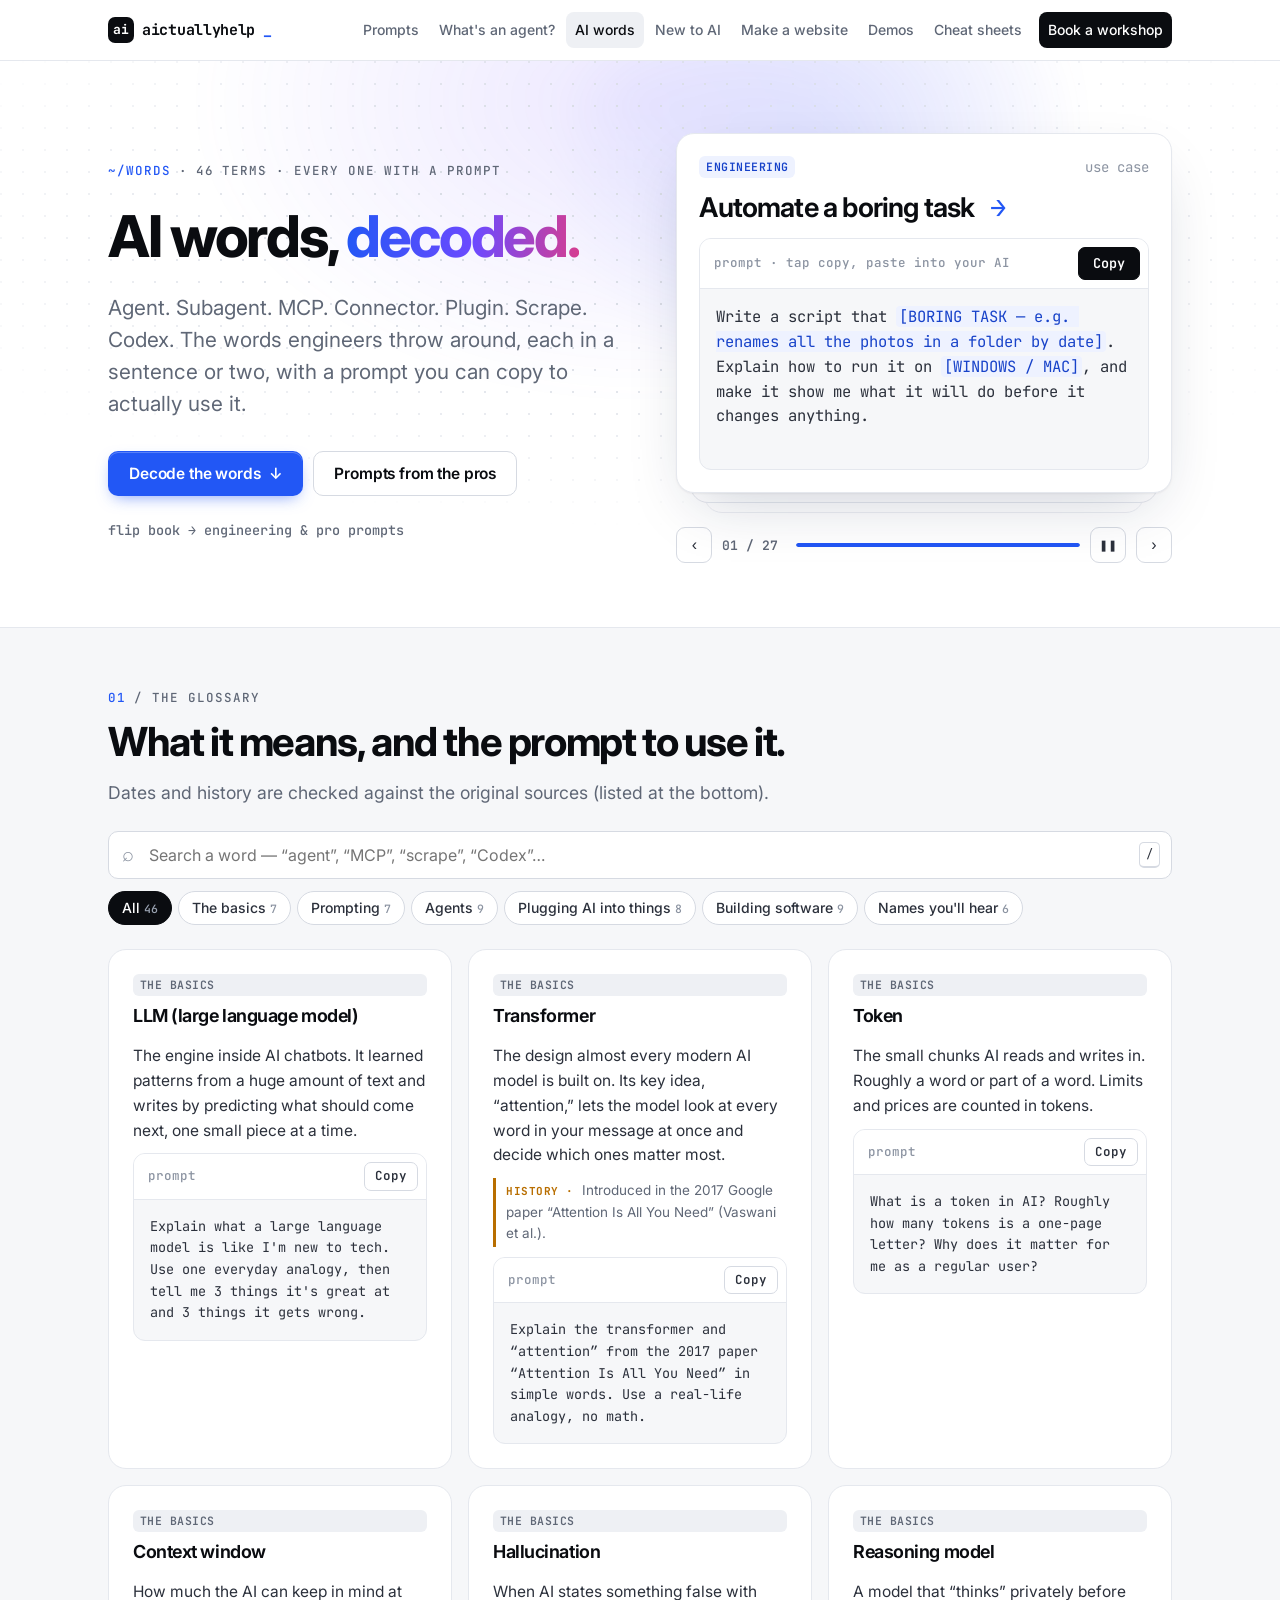
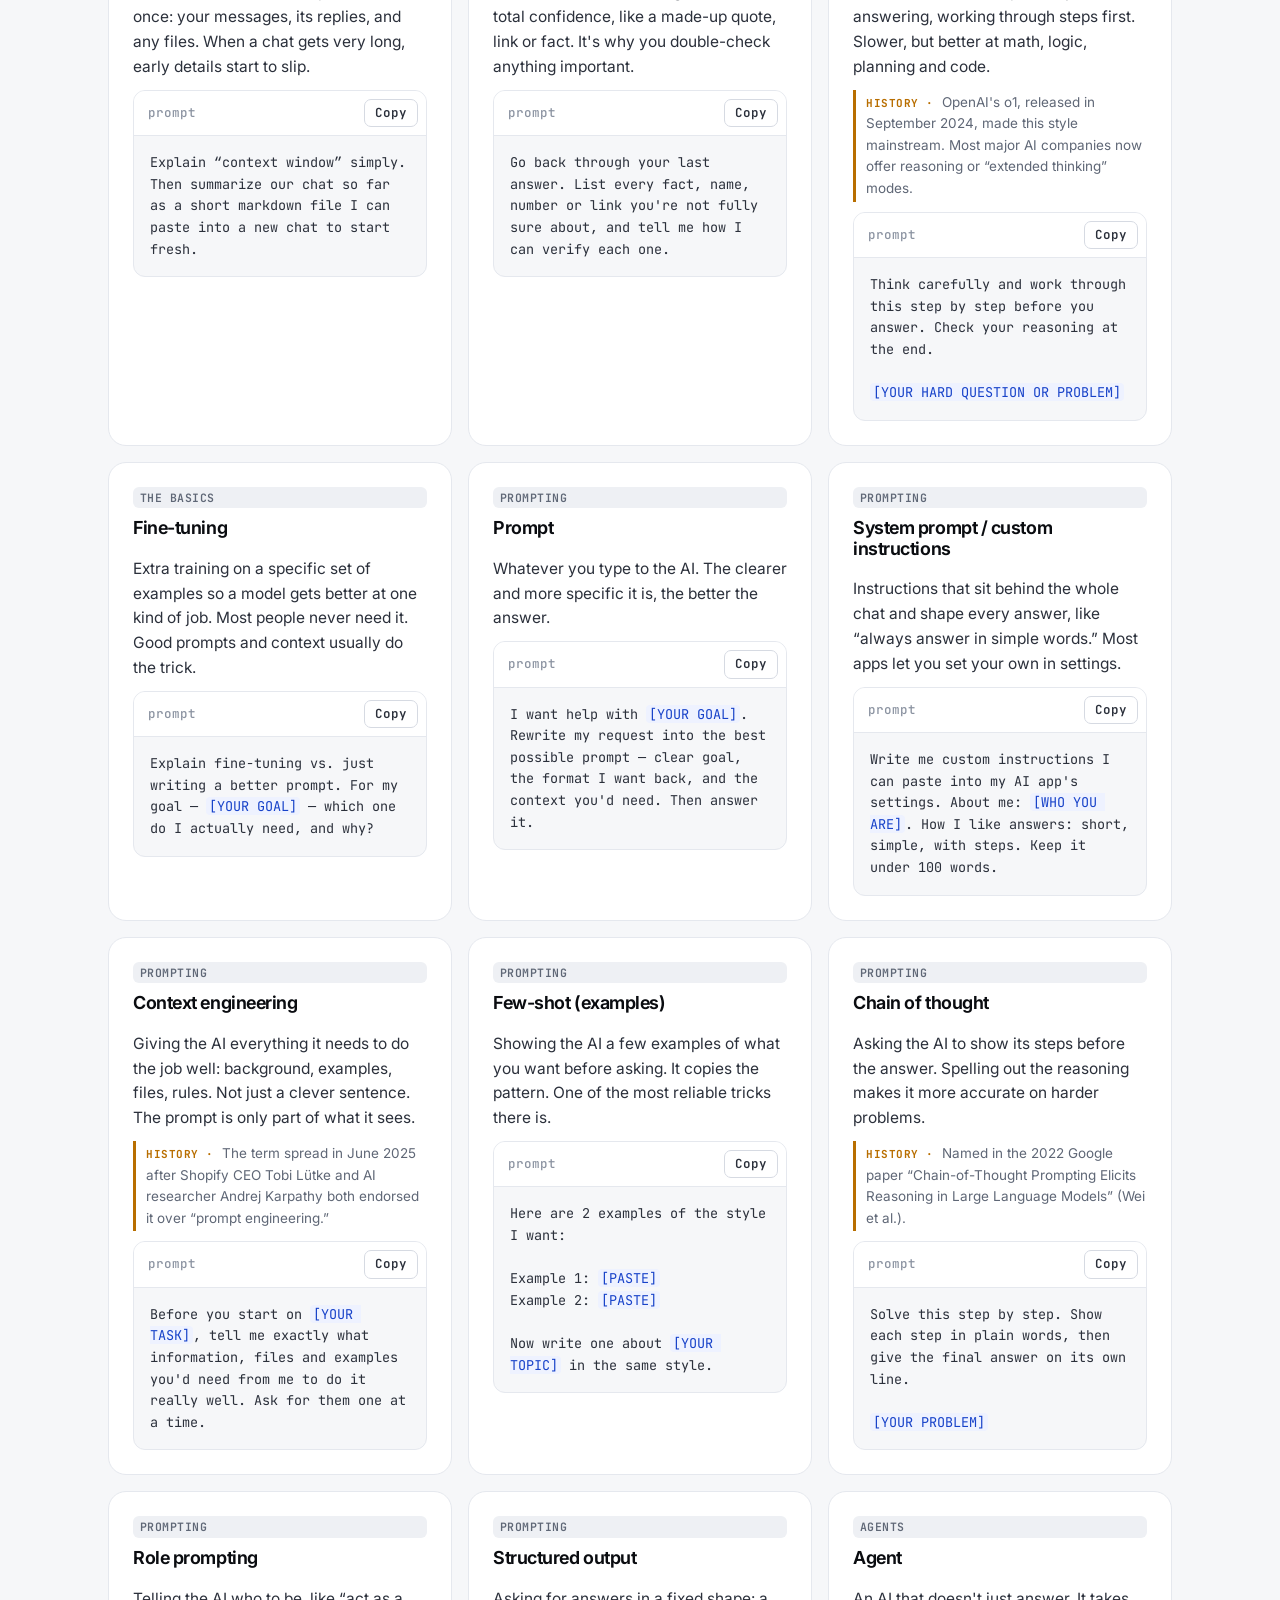
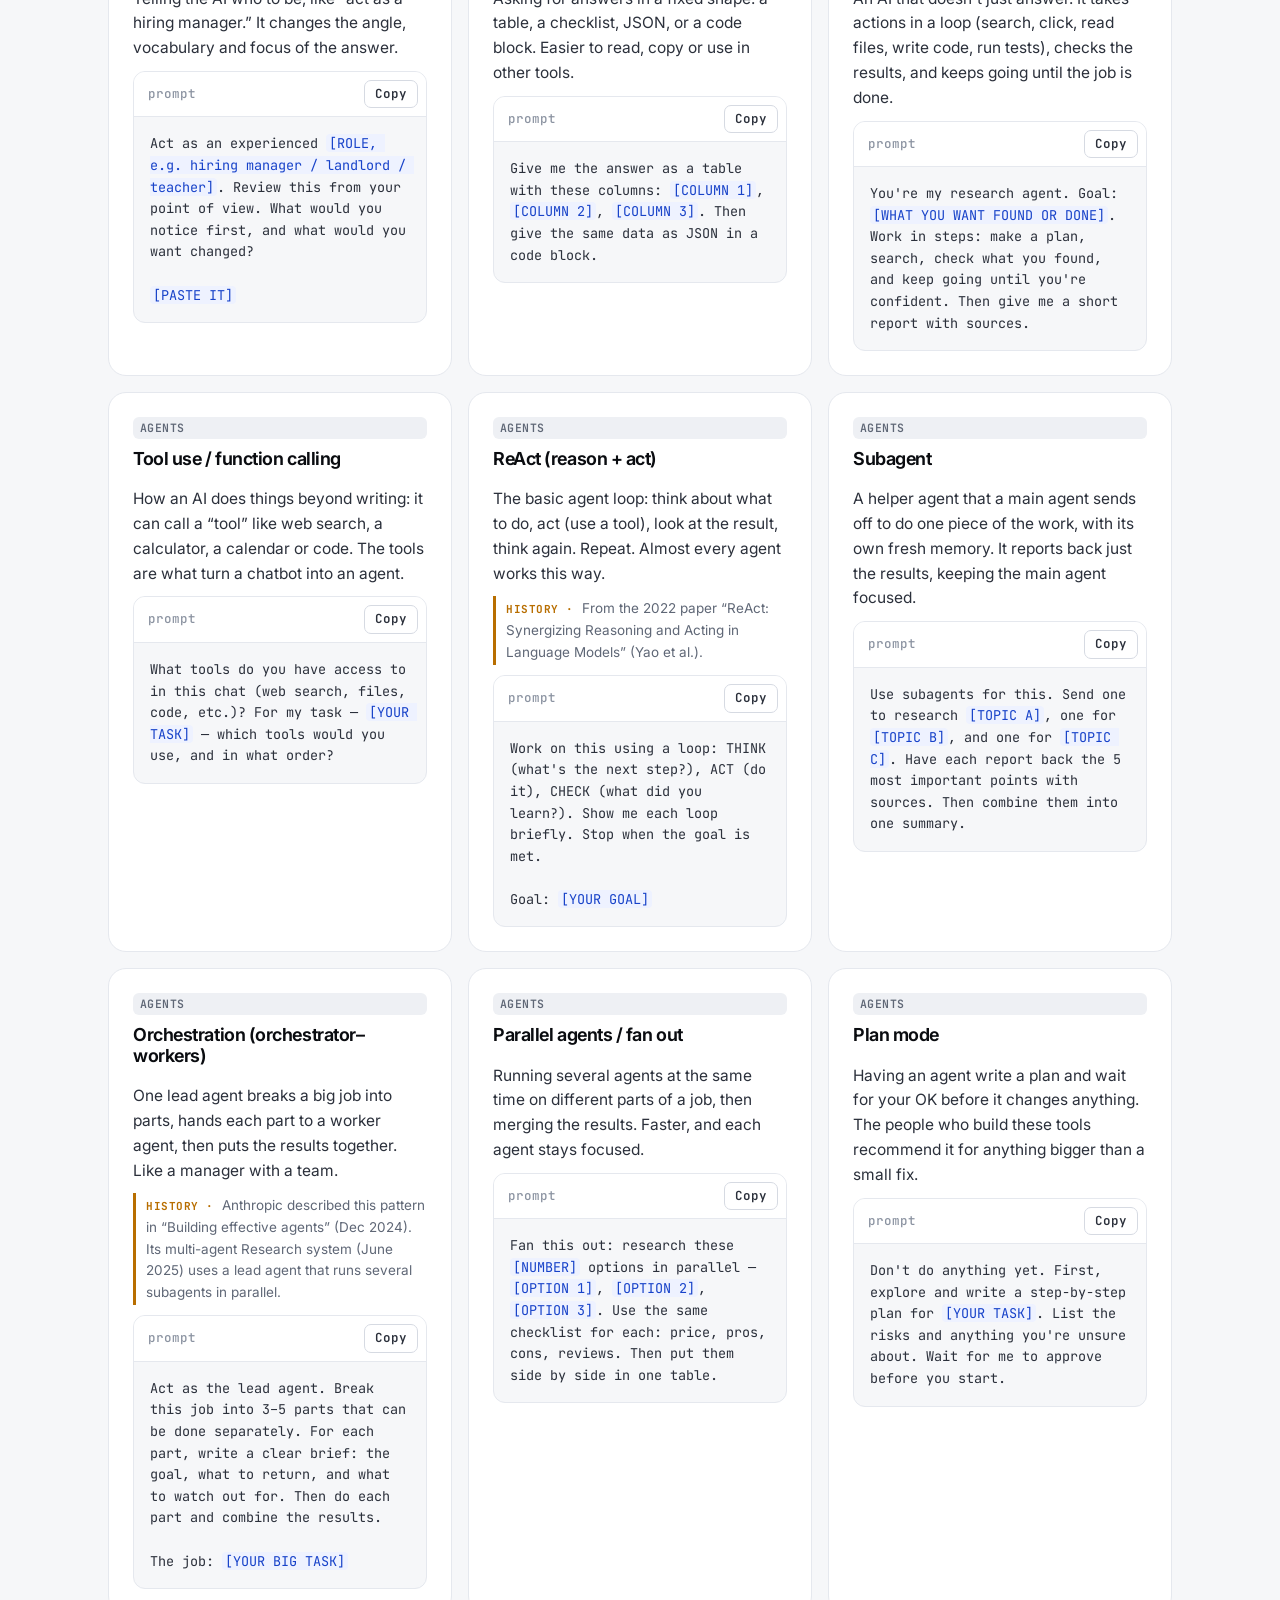
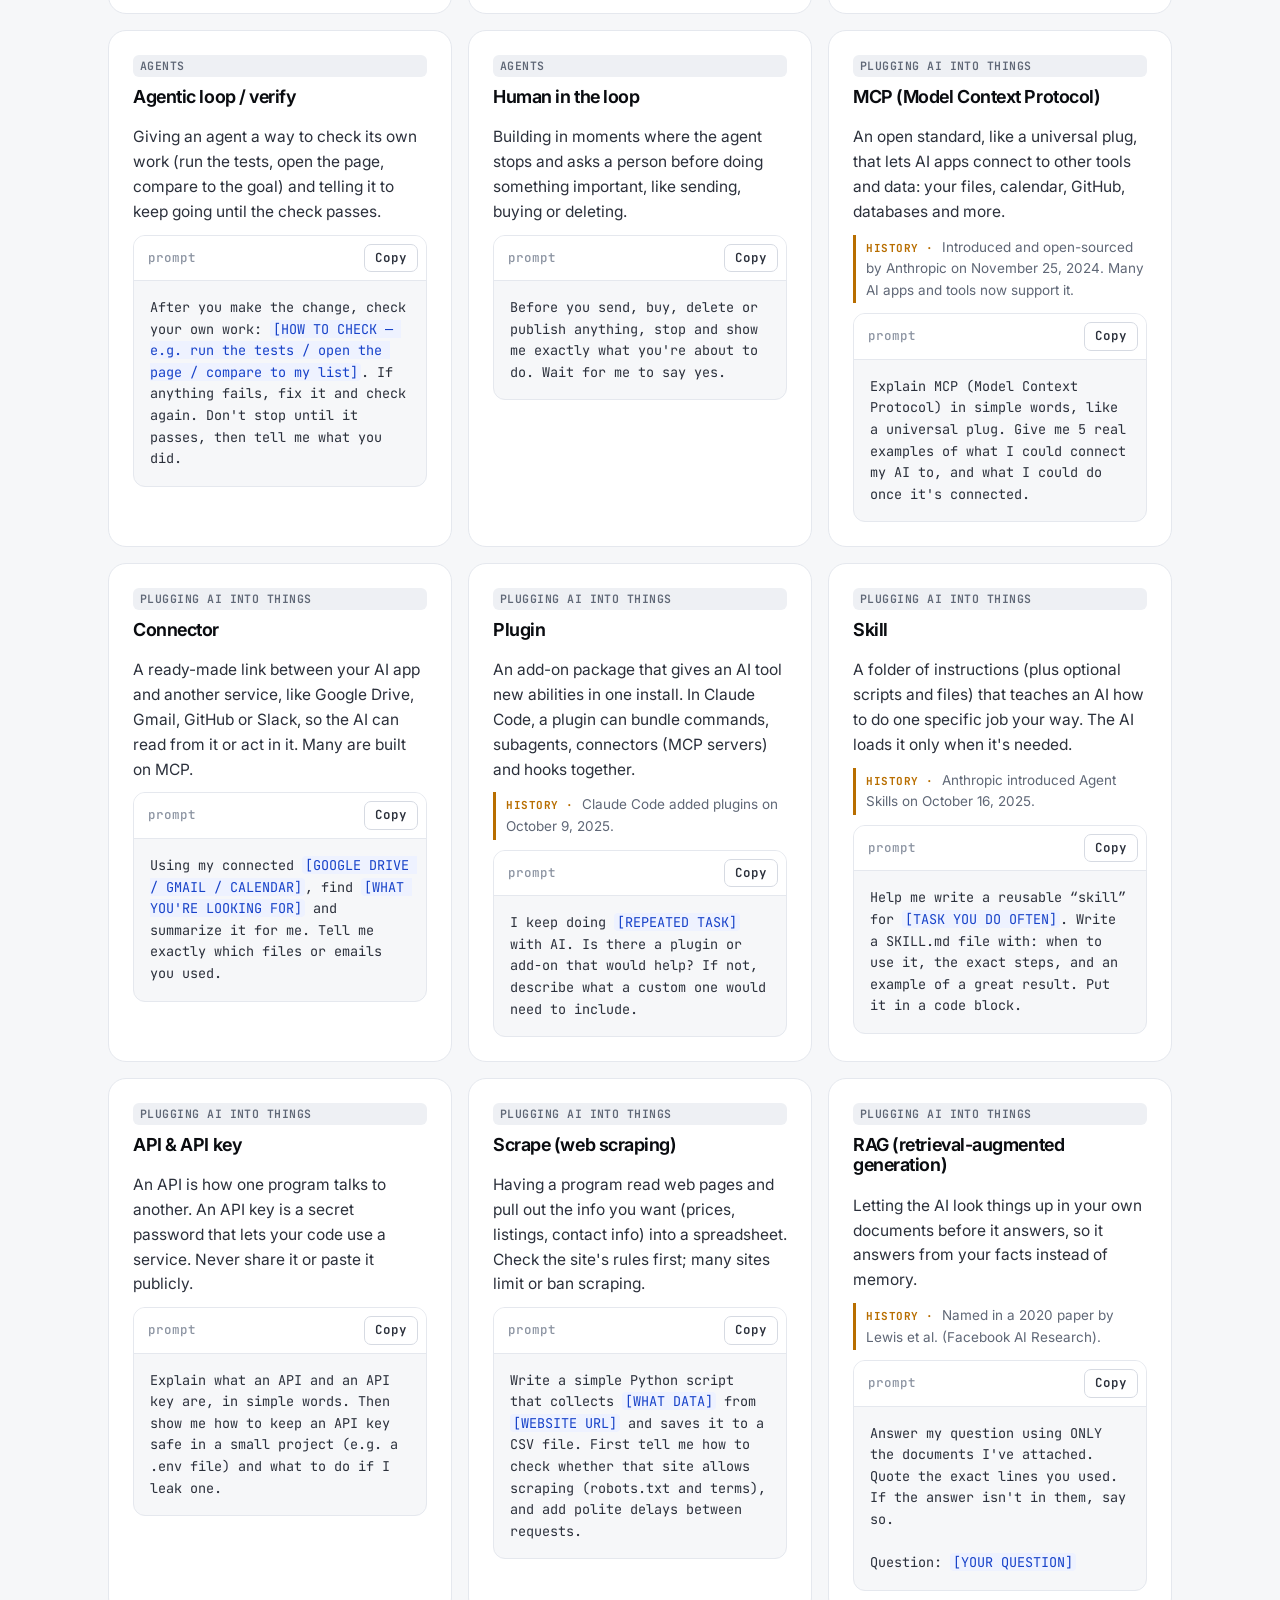
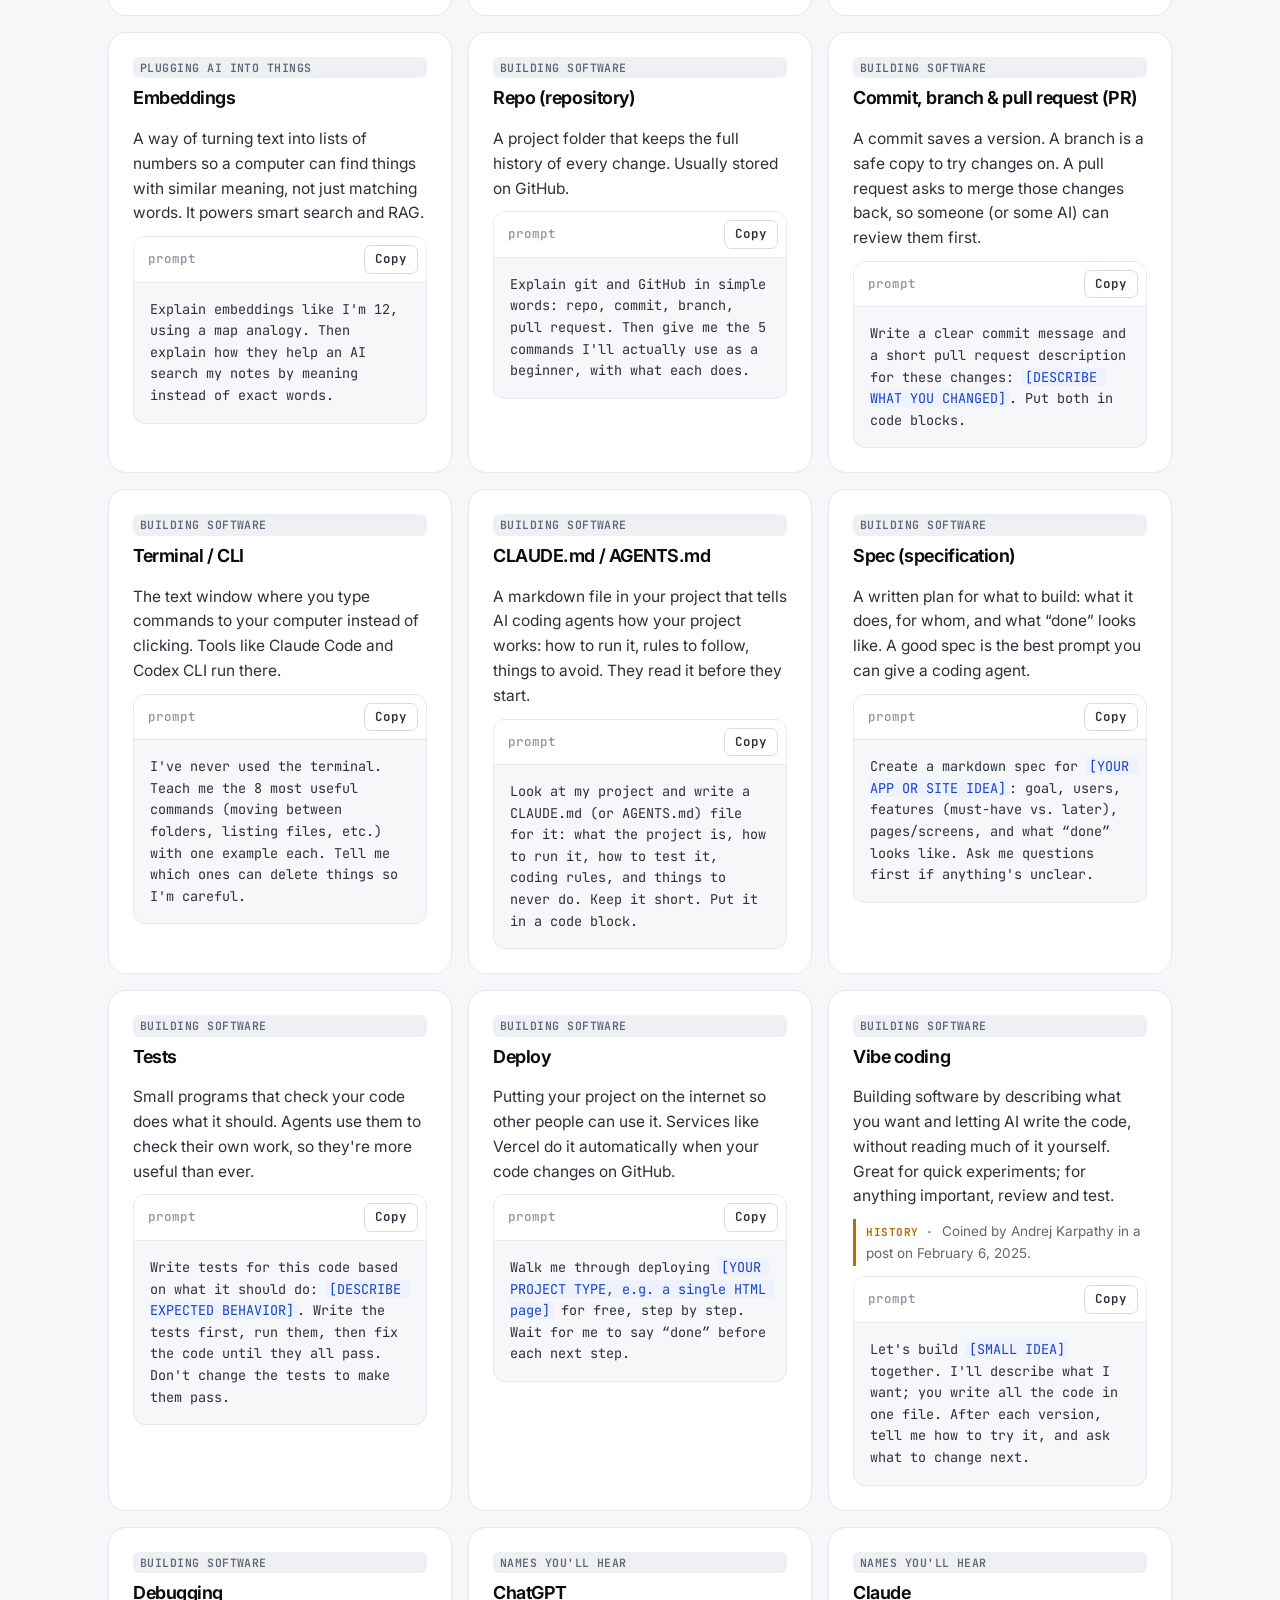
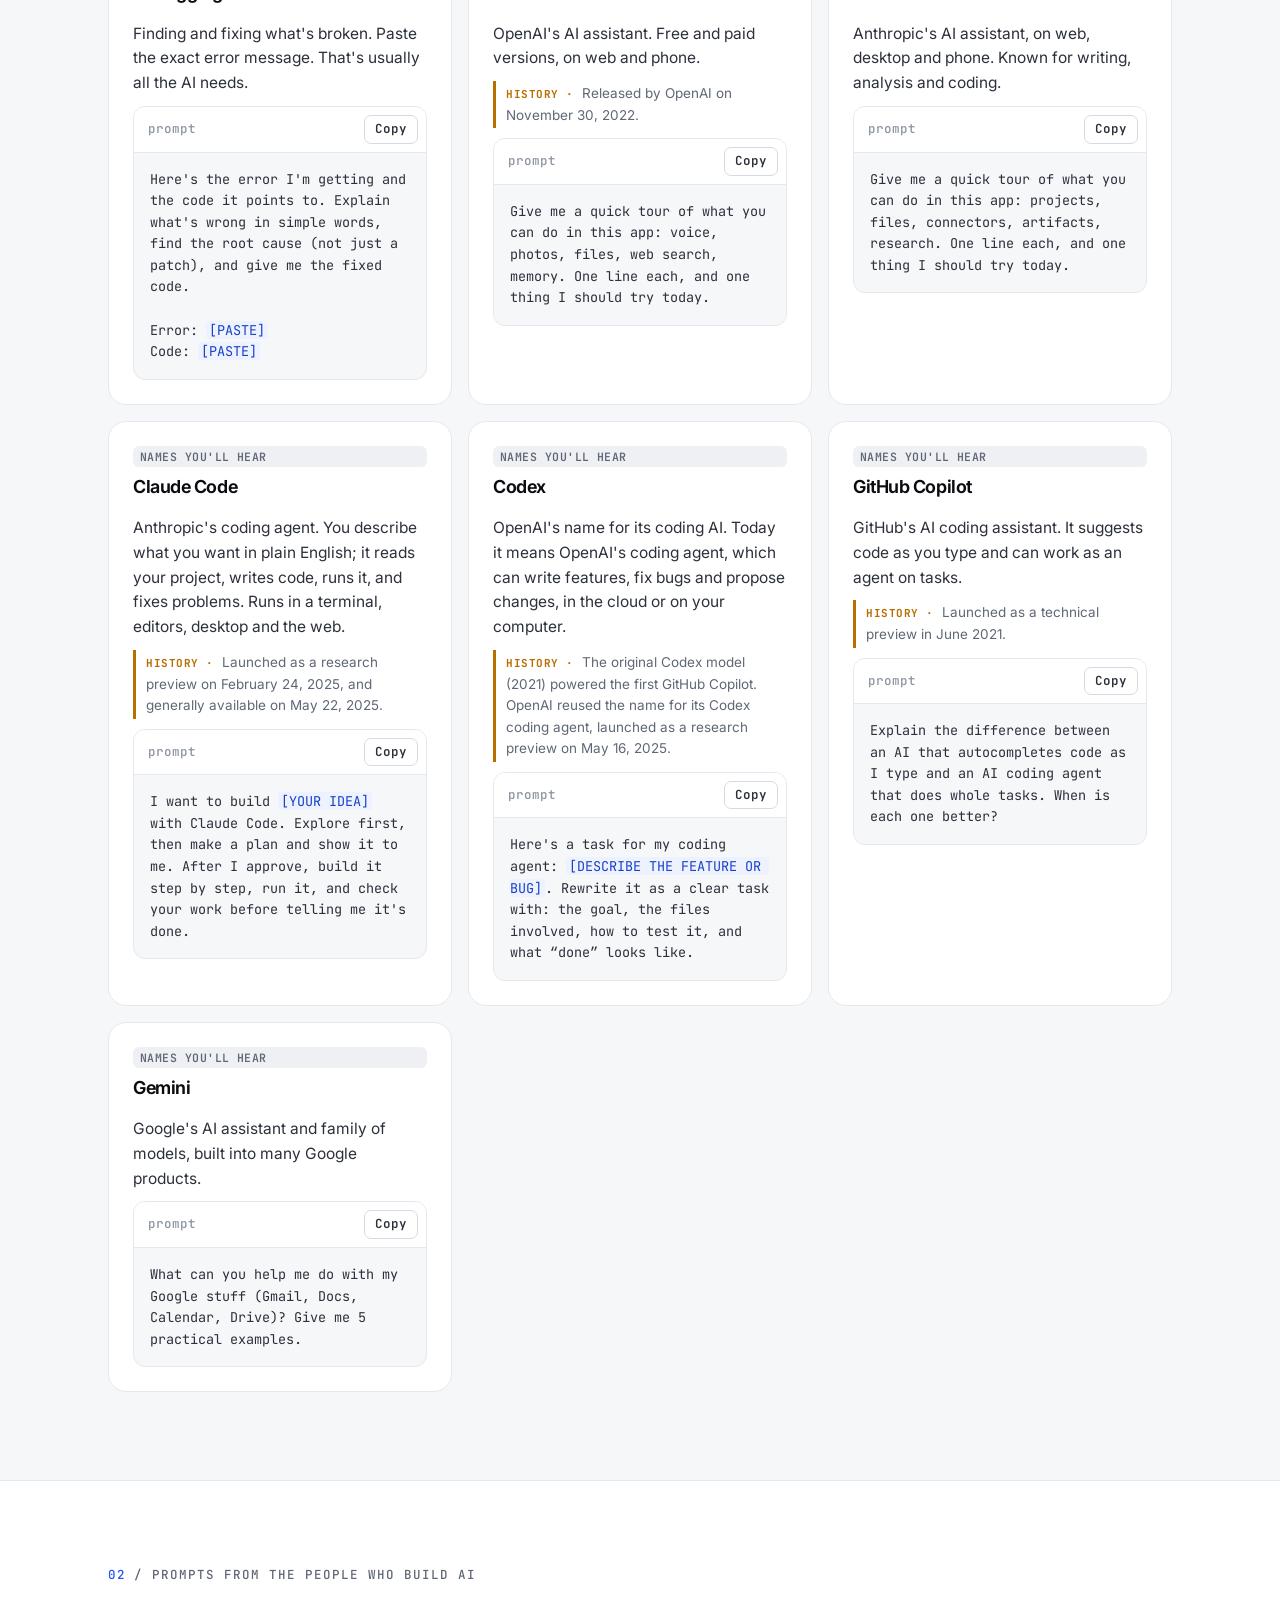
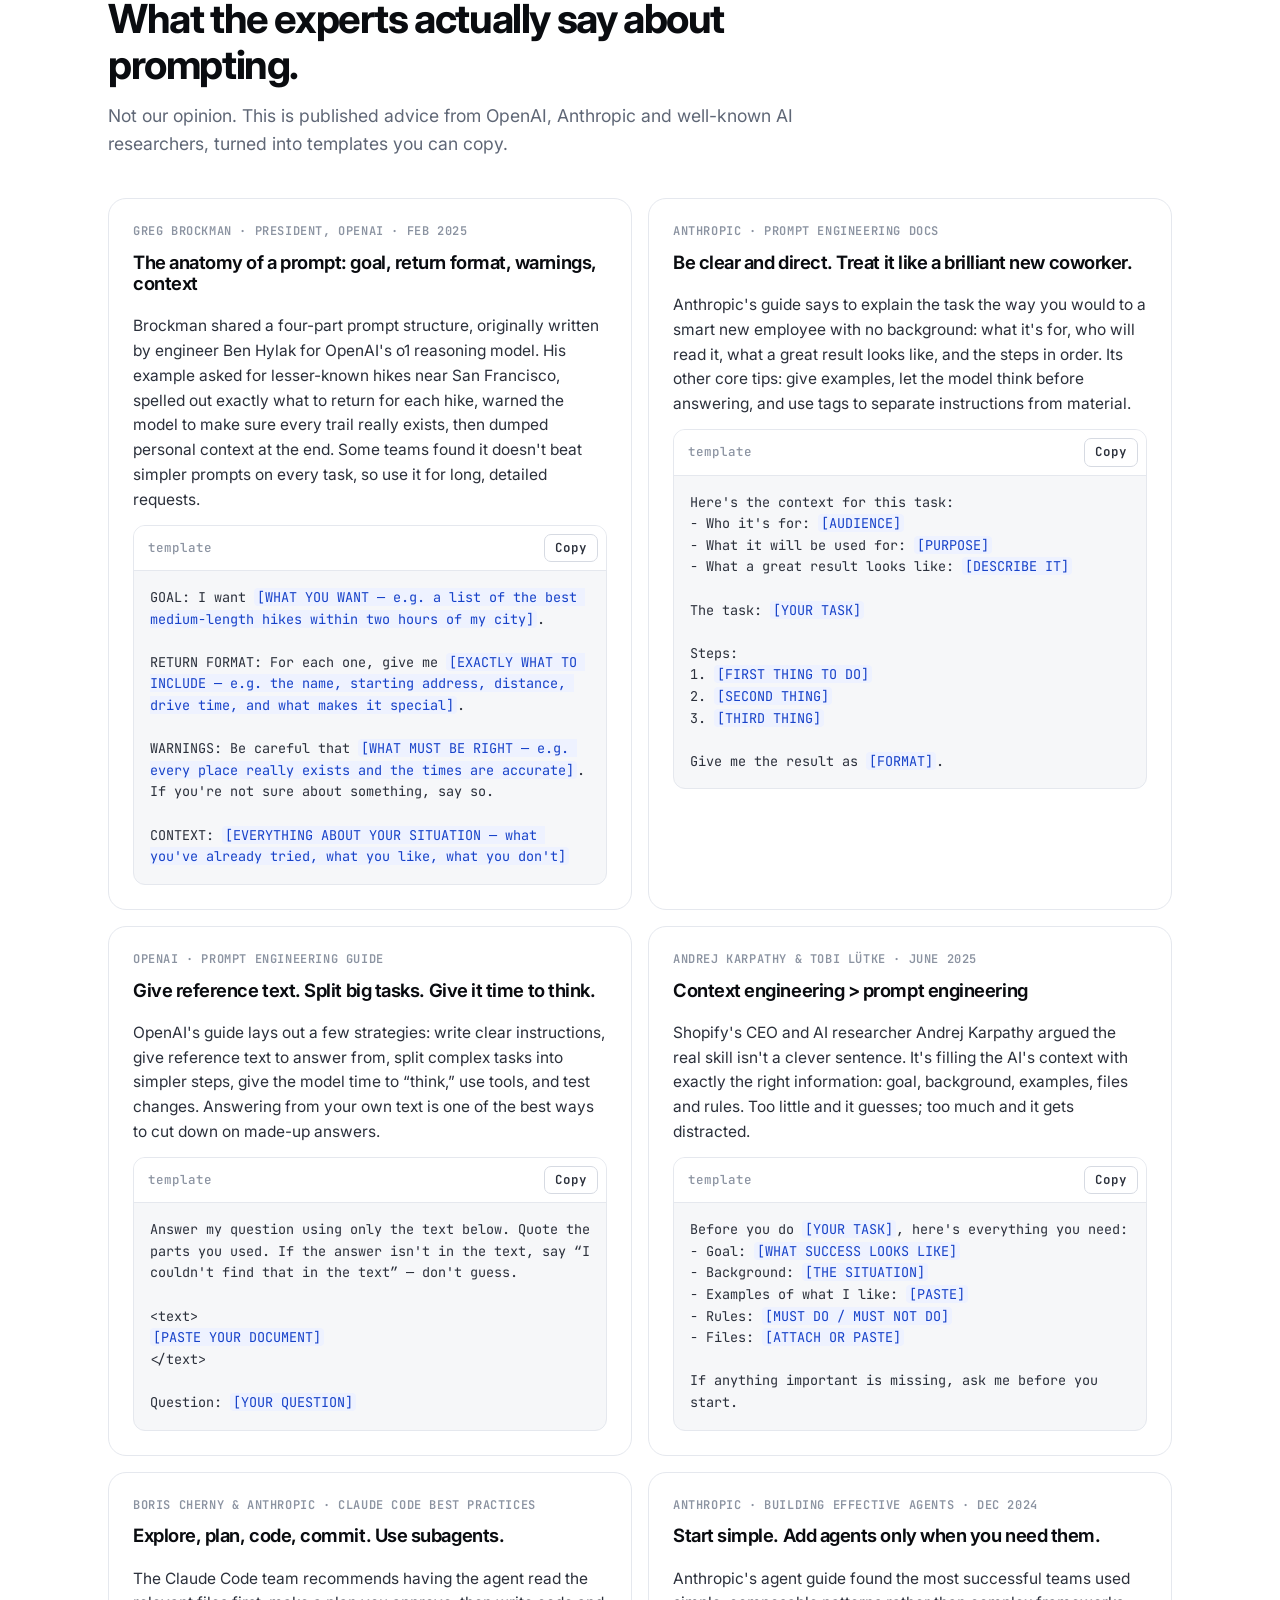
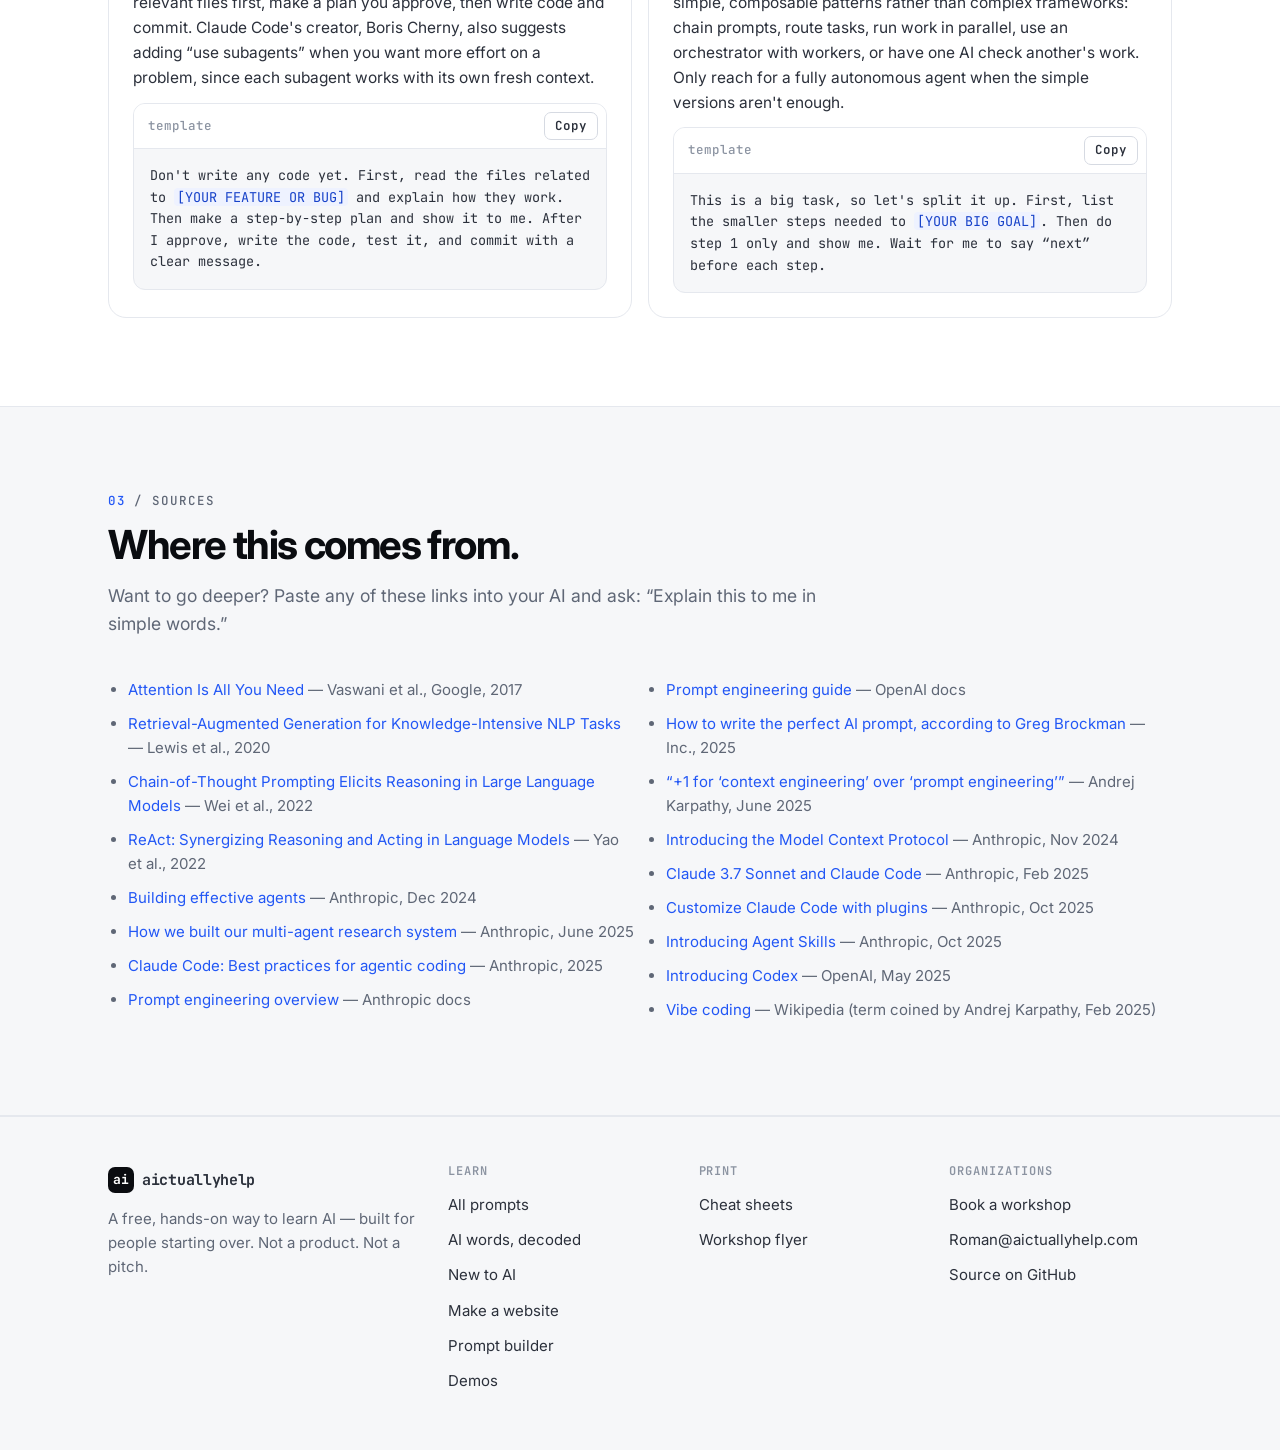
<file: words.html>
<!doctype html>
<html lang="en">
<head>
  <meta charset="utf-8">
  <meta name="viewport" content="width=device-width, initial-scale=1">
  <title>AI words, decoded — AI Actually Help</title>
  <meta name="description" content="The words engineers use with AI, explained simply: agents, subagents, orchestration, MCP, connectors, plugins, skills, scraping, Claude Code, Codex and more. Each with a copy-paste prompt, plus prompt advice from the people who build AI.">
  <link rel="preconnect" href="https://fonts.googleapis.com">
  <link rel="preconnect" href="https://fonts.gstatic.com" crossorigin>
  <link href="https://fonts.googleapis.com/css2?family=Inter:wght@400;500;600;700;800&family=JetBrains+Mono:wght@400;500;600;700&display=swap" rel="stylesheet">
  <link rel="stylesheet" href="assets/site.css">
<link rel="canonical" href="https://www.aictuallyhelp.com/words.html">
<meta property="og:title" content="AI words, decoded — AI Actually Help">
<meta property="og:description" content="The words engineers use with AI, explained simply: agents, subagents, orchestration, MCP, connectors, plugins, skills, scraping, Claude Code, Codex and more. Each with a copy-paste prompt, plus prompt advice from the people who build AI.">
<meta property="og:url" content="https://www.aictuallyhelp.com/words.html">
<meta property="og:type" content="website">
<meta property="og:site_name" content="AI Actually Help">
<meta name="twitter:card" content="summary">
</head>
<body>
  <header class="topbar"><div class="wrap">
    <a class="logo" href="index.html"><span class="logo-mark">ai</span>aictuallyhelp<span class="cursor">_</span></a>
    <nav class="nav" aria-label="Main">
      <a href="index.html#library">Prompts</a>
      <a href="index.html#agent">What's an agent?</a>
      <a href="words.html" aria-current="page">AI words</a>
      <a href="start.html">New to AI</a>
      <a href="website.html">Make a website</a>
      <a href="lab.html">Demos</a>
      <a href="cheatsheets.html">Cheat sheets</a>
      <a href="workshops.html" class="nav-cta">Book a workshop</a>
    </nav>
  </div></header>

  <main>
    <section class="hero" style="padding-bottom:64px">
      <div class="wrap hero-grid">
        <div>
          <span class="label"><span class="n">~/words</span> · <span id="nWords">40+</span> terms · every one with a prompt</span>
          <h1 style="font-size:clamp(2.2rem,5.4vw,3.6rem)">AI words, <span class="grad">decoded.</span></h1>
          <p class="lead">Agent. Subagent. MCP. Connector. Plugin. Scrape. Codex. The words engineers throw around, each in a sentence or two, with a prompt you can copy to actually use it.</p>
          <div class="btn-row">
            <a class="btn btn-primary" href="#glossary">Decode the words <span class="arrow">↓</span></a>
            <a class="btn btn-ghost" href="#pros">Prompts from the pros</a>
          </div>
          <div class="how3"><span>flip book → engineering &amp; pro prompts</span></div>
        </div>
        <div class="flip" id="flip" aria-label="Rotating engineering prompts"></div>
      </div>
    </section>

    <!-- GLOSSARY -->
    <section id="glossary" class="section soft" style="padding-top:64px">
      <div class="wrap">
        <div class="section-head" style="margin-bottom:24px">
          <span class="label"><span class="n">01</span> / the glossary</span>
          <h2>What it means, and the prompt to use it.</h2>
          <p>Dates and history are checked against the original sources (listed at the bottom).</p>
        </div>
        <div class="search" style="margin-bottom:12px"><input type="search" id="wq" placeholder="Search a word — “agent”, “MCP”, “scrape”, “Codex”…" aria-label="Search words"><kbd>/</kbd></div>
        <div class="filters" id="wf" style="margin-bottom:24px"></div>
        <div class="grid grid-3" id="words" aria-live="polite"></div>
      </div>
    </section>

    <!-- PROS -->
    <section id="pros" class="section">
      <div class="wrap">
        <div class="section-head">
          <span class="label"><span class="n">02</span> / prompts from the people who build AI</span>
          <h2>What the experts actually say about prompting.</h2>
          <p>Not our opinion. This is published advice from OpenAI, Anthropic and well-known AI researchers, turned into templates you can copy.</p>
        </div>
        <div class="grid grid-2" id="proList"></div>
      </div>
    </section>

    <!-- SOURCES -->
    <section id="sources" class="section soft">
      <div class="wrap">
        <div class="section-head">
          <span class="label"><span class="n">03</span> / sources</span>
          <h2>Where this comes from.</h2>
          <p>Want to go deeper? Paste any of these links into your AI and ask: “Explain this to me in simple words.”</p>
        </div>
        <ul class="src-list">
          <li><a href="https://arxiv.org/abs/1706.03762" target="_blank" rel="noopener">Attention Is All You Need</a> — Vaswani et al., Google, 2017</li>
          <li><a href="https://arxiv.org/abs/2005.11401" target="_blank" rel="noopener">Retrieval-Augmented Generation for Knowledge-Intensive NLP Tasks</a> — Lewis et al., 2020</li>
          <li><a href="https://arxiv.org/abs/2201.11903" target="_blank" rel="noopener">Chain-of-Thought Prompting Elicits Reasoning in Large Language Models</a> — Wei et al., 2022</li>
          <li><a href="https://arxiv.org/abs/2210.03629" target="_blank" rel="noopener">ReAct: Synergizing Reasoning and Acting in Language Models</a> — Yao et al., 2022</li>
          <li><a href="https://www.anthropic.com/research/building-effective-agents" target="_blank" rel="noopener">Building effective agents</a> — Anthropic, Dec 2024</li>
          <li><a href="https://www.anthropic.com/engineering/multi-agent-research-system" target="_blank" rel="noopener">How we built our multi-agent research system</a> — Anthropic, June 2025</li>
          <li><a href="https://www.anthropic.com/engineering/claude-code-best-practices" target="_blank" rel="noopener">Claude Code: Best practices for agentic coding</a> — Anthropic, 2025</li>
          <li><a href="https://docs.anthropic.com/en/docs/build-with-claude/prompt-engineering/overview" target="_blank" rel="noopener">Prompt engineering overview</a> — Anthropic docs</li>
          <li><a href="https://platform.openai.com/docs/guides/prompt-engineering" target="_blank" rel="noopener">Prompt engineering guide</a> — OpenAI docs</li>
          <li><a href="https://www.inc.com/jessica-stillman/how-to-write-the-perfect-ai-prompt-according-to-openai-president-greg-brockman/91150209" target="_blank" rel="noopener">How to write the perfect AI prompt, according to Greg Brockman</a> — Inc., 2025</li>
          <li><a href="https://x.com/karpathy/status/1937902205765607626" target="_blank" rel="noopener">“+1 for ‘context engineering’ over ‘prompt engineering’”</a> — Andrej Karpathy, June 2025</li>
          <li><a href="https://www.anthropic.com/news/model-context-protocol" target="_blank" rel="noopener">Introducing the Model Context Protocol</a> — Anthropic, Nov 2024</li>
          <li><a href="https://www.anthropic.com/news/claude-3-7-sonnet" target="_blank" rel="noopener">Claude 3.7 Sonnet and Claude Code</a> — Anthropic, Feb 2025</li>
          <li><a href="https://www.anthropic.com/news/claude-code-plugins" target="_blank" rel="noopener">Customize Claude Code with plugins</a> — Anthropic, Oct 2025</li>
          <li><a href="https://claude.com/blog/skills" target="_blank" rel="noopener">Introducing Agent Skills</a> — Anthropic, Oct 2025</li>
          <li><a href="https://openai.com/index/introducing-codex/" target="_blank" rel="noopener">Introducing Codex</a> — OpenAI, May 2025</li>
          <li><a href="https://en.wikipedia.org/wiki/Vibe_coding" target="_blank" rel="noopener">Vibe coding</a> — Wikipedia (term coined by Andrej Karpathy, Feb 2025)</li>
        </ul>
      </div>
    </section>
  </main>

  <footer class="footer"><div class="wrap">
    <div>
      <a class="logo" href="index.html"><span class="logo-mark">ai</span>aictuallyhelp</a>
      <p style="margin-top:14px">A free, hands-on way to learn AI — built for people starting over. Not a product. Not a pitch.</p>
    </div>
    <div><h4>Learn</h4><ul><li><a href="index.html#library">All prompts</a></li><li><a href="words.html">AI words, decoded</a></li><li><a href="start.html">New to AI</a></li><li><a href="website.html">Make a website</a></li><li><a href="prompts.html">Prompt builder</a></li><li><a href="lab.html">Demos</a></li></ul></div>
    <div><h4>Print</h4><ul><li><a href="cheatsheets.html">Cheat sheets</a></li><li><a href="cheatsheets.html#flyer">Workshop flyer</a></li></ul></div>
    <div><h4>Organizations</h4><ul><li><a href="workshops.html">Book a workshop</a></li><li><a href="mailto:Roman@aictuallyhelp.com">Roman@aictuallyhelp.com</a></li><li><a href="https://github.com/rawmware/aictuallyhelp">Source on GitHub</a></li></ul></div>
  </div></footer>

  <script src="assets/site.js"></script>
  <script src="assets/prompts.js"></script>
  <script src="assets/library.js"></script>
  <script src="assets/words.js"></script>
  <script>
  (function () {
    const { $, escapeHTML, markBlanks, mountFlip } = window.AH;
    const W = window.WORDS, G = window.WORD_GROUPS, P = window.PROMPTS;
    $("#nWords").textContent = W.length;

    mountFlip($("#flip"), { filter: p => p.cat === "eng" || p.cat === "pros" });

    const box = (text, head = "prompt") => `<div class="codebox"><div class="codebox-head"><span>${head}</span><button class="copy" type="button" data-copy><span class="copy-label">Copy</span></button></div><pre>${markBlanks(text)}</pre></div>`;
    const slug = s => s.toLowerCase().replace(/[^a-z0-9]+/g, "-").replace(/^-|-$/g, "");
    const gName = Object.fromEntries(G.map(g => [g.id, g.name]));

    // ----- Glossary -----
    let g = "all";
    $("#wf").innerHTML = [{ id: "all", name: "All" }].concat(G).map(x =>
      `<button type="button" data-g="${x.id}">${x.name}<span class="ct">${x.id === "all" ? W.length : W.filter(w => w.g === x.id).length}</span></button>`).join("");
    function render() {
      const q = $("#wq").value.trim().toLowerCase();
      [...$("#wf").children].forEach(b => b.classList.toggle("on", b.dataset.g === g));
      const items = W.filter(w => (g === "all" || w.g === g) && (!q || (w.t + " " + w.what + " " + (w.hist || "")).toLowerCase().includes(q)));
      $("#words").innerHTML = items.length ? items.map(w => `
        <article class="card word" id="${slug(w.t)}" style="box-shadow:none">
          <span class="tag">${escapeHTML(gName[w.g])}</span>
          <h3>${escapeHTML(w.t)}</h3>
          <p class="what">${escapeHTML(w.what)}</p>
          ${w.hist ? `<p class="hist">${escapeHTML(w.hist)}</p>` : ""}
          ${box(w.p)}
        </article>`).join("")
        : `<div class="empty">No word matches “${escapeHTML(q)}”. Ask your AI: “What does ${escapeHTML(q)} mean in AI? Explain simply.”</div>`;
    }
    $("#wf").addEventListener("click", e => { const b = e.target.closest("button"); if (b) { g = b.dataset.g; render(); } });
    $("#wq").addEventListener("input", render);
    document.addEventListener("keydown", e => {
      if (e.key === "/" && !/INPUT|TEXTAREA|SELECT/.test(document.activeElement.tagName)) { e.preventDefault(); $("#wq").focus(); }
    });
    render();
    if (location.hash) { const el = document.getElementById(location.hash.slice(1)); if (el) el.scrollIntoView(); }

    // ----- Pros -----
    const byTitle = t => (P.find(p => p.title === t) || {}).text || "";
    const pros = [
      { who: "Greg Brockman · President, OpenAI · Feb 2025",
        h: "The anatomy of a prompt: goal, return format, warnings, context",
        p: "Brockman shared a four-part prompt structure, originally written by engineer Ben Hylak for OpenAI's o1 reasoning model. His example asked for lesser-known hikes near San Francisco, spelled out exactly what to return for each hike, warned the model to make sure every trail really exists, then dumped personal context at the end. Some teams found it doesn't beat simpler prompts on every task, so use it for long, detailed requests.",
        t: byTitle("The 4-part prompt: goal, return format, warnings, context") },
      { who: "Anthropic · Prompt engineering docs",
        h: "Be clear and direct. Treat it like a brilliant new coworker.",
        p: "Anthropic's guide says to explain the task the way you would to a smart new employee with no background: what it's for, who will read it, what a great result looks like, and the steps in order. Its other core tips: give examples, let the model think before answering, and use tags to separate instructions from material.",
        t: byTitle("Be clear and direct (Anthropic's #1 tip)") },
      { who: "OpenAI · Prompt engineering guide",
        h: "Give reference text. Split big tasks. Give it time to think.",
        p: "OpenAI's guide lays out a few strategies: write clear instructions, give reference text to answer from, split complex tasks into simpler steps, give the model time to “think,” use tools, and test changes. Answering from your own text is one of the best ways to cut down on made-up answers.",
        t: byTitle("Answer only from my documents") },
      { who: "Andrej Karpathy & Tobi Lütke · June 2025",
        h: "Context engineering > prompt engineering",
        p: "Shopify's CEO and AI researcher Andrej Karpathy argued the real skill isn't a clever sentence. It's filling the AI's context with exactly the right information: goal, background, examples, files and rules. Too little and it guesses; too much and it gets distracted.",
        t: byTitle("Pack the context") },
      { who: "Boris Cherny & Anthropic · Claude Code best practices",
        h: "Explore, plan, code, commit. Use subagents.",
        p: "The Claude Code team recommends having the agent read the relevant files first, make a plan you approve, then write code and commit. Claude Code's creator, Boris Cherny, also suggests adding “use subagents” when you want more effort on a problem, since each subagent works with its own fresh context.",
        t: byTitle("Explore, plan, code, commit") },
      { who: "Anthropic · Building effective agents · Dec 2024",
        h: "Start simple. Add agents only when you need them.",
        p: "Anthropic's agent guide found the most successful teams used simple, composable patterns rather than complex frameworks: chain prompts, route tasks, run work in parallel, use an orchestrator with workers, or have one AI check another's work. Only reach for a fully autonomous agent when the simple versions aren't enough.",
        t: byTitle("Break a big job into small ones") },
    ];
    $("#proList").innerHTML = pros.map(x => `
      <article class="card pro" style="box-shadow:none">
        <span class="who">${escapeHTML(x.who)}</span>
        <h3>${escapeHTML(x.h)}</h3>
        <p>${escapeHTML(x.p)}</p>
        ${box(x.t, "template")}
      </article>`).join("");
  })();
  </script>
</body>
</html>
</file>
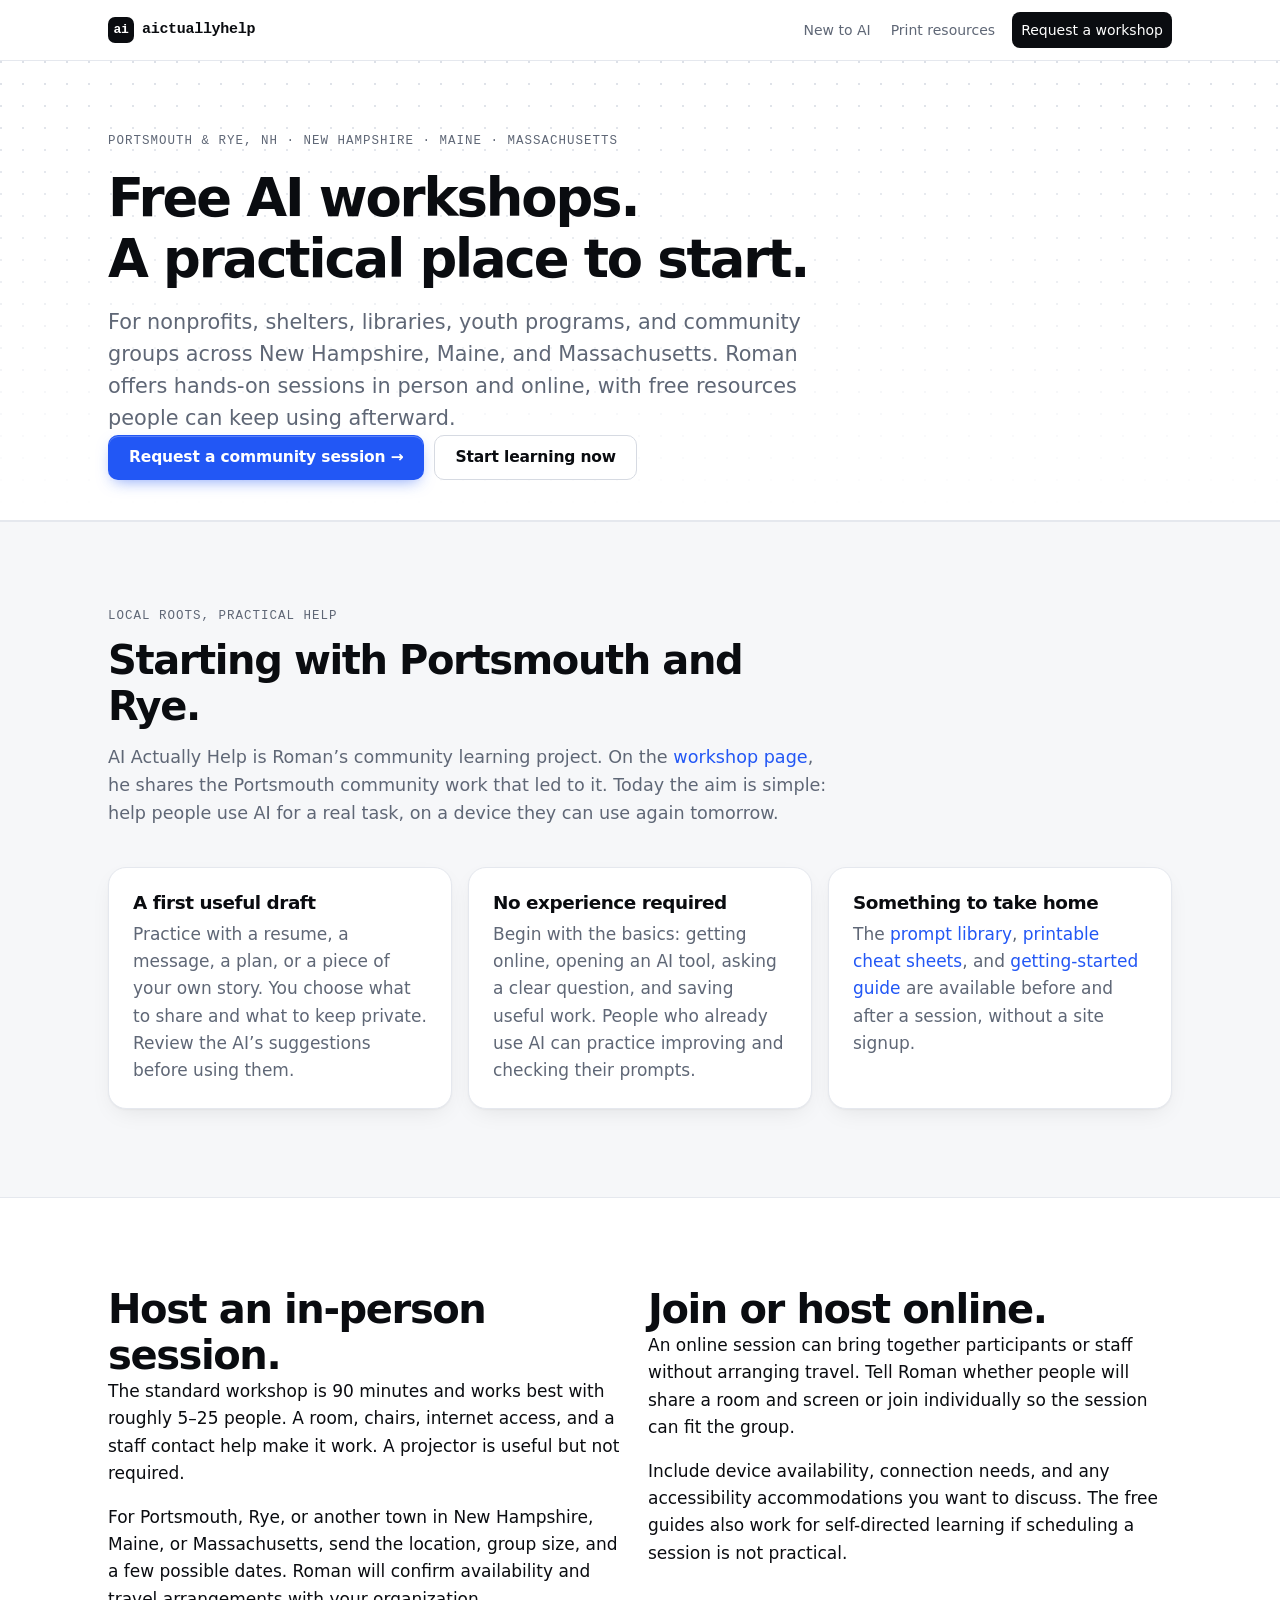
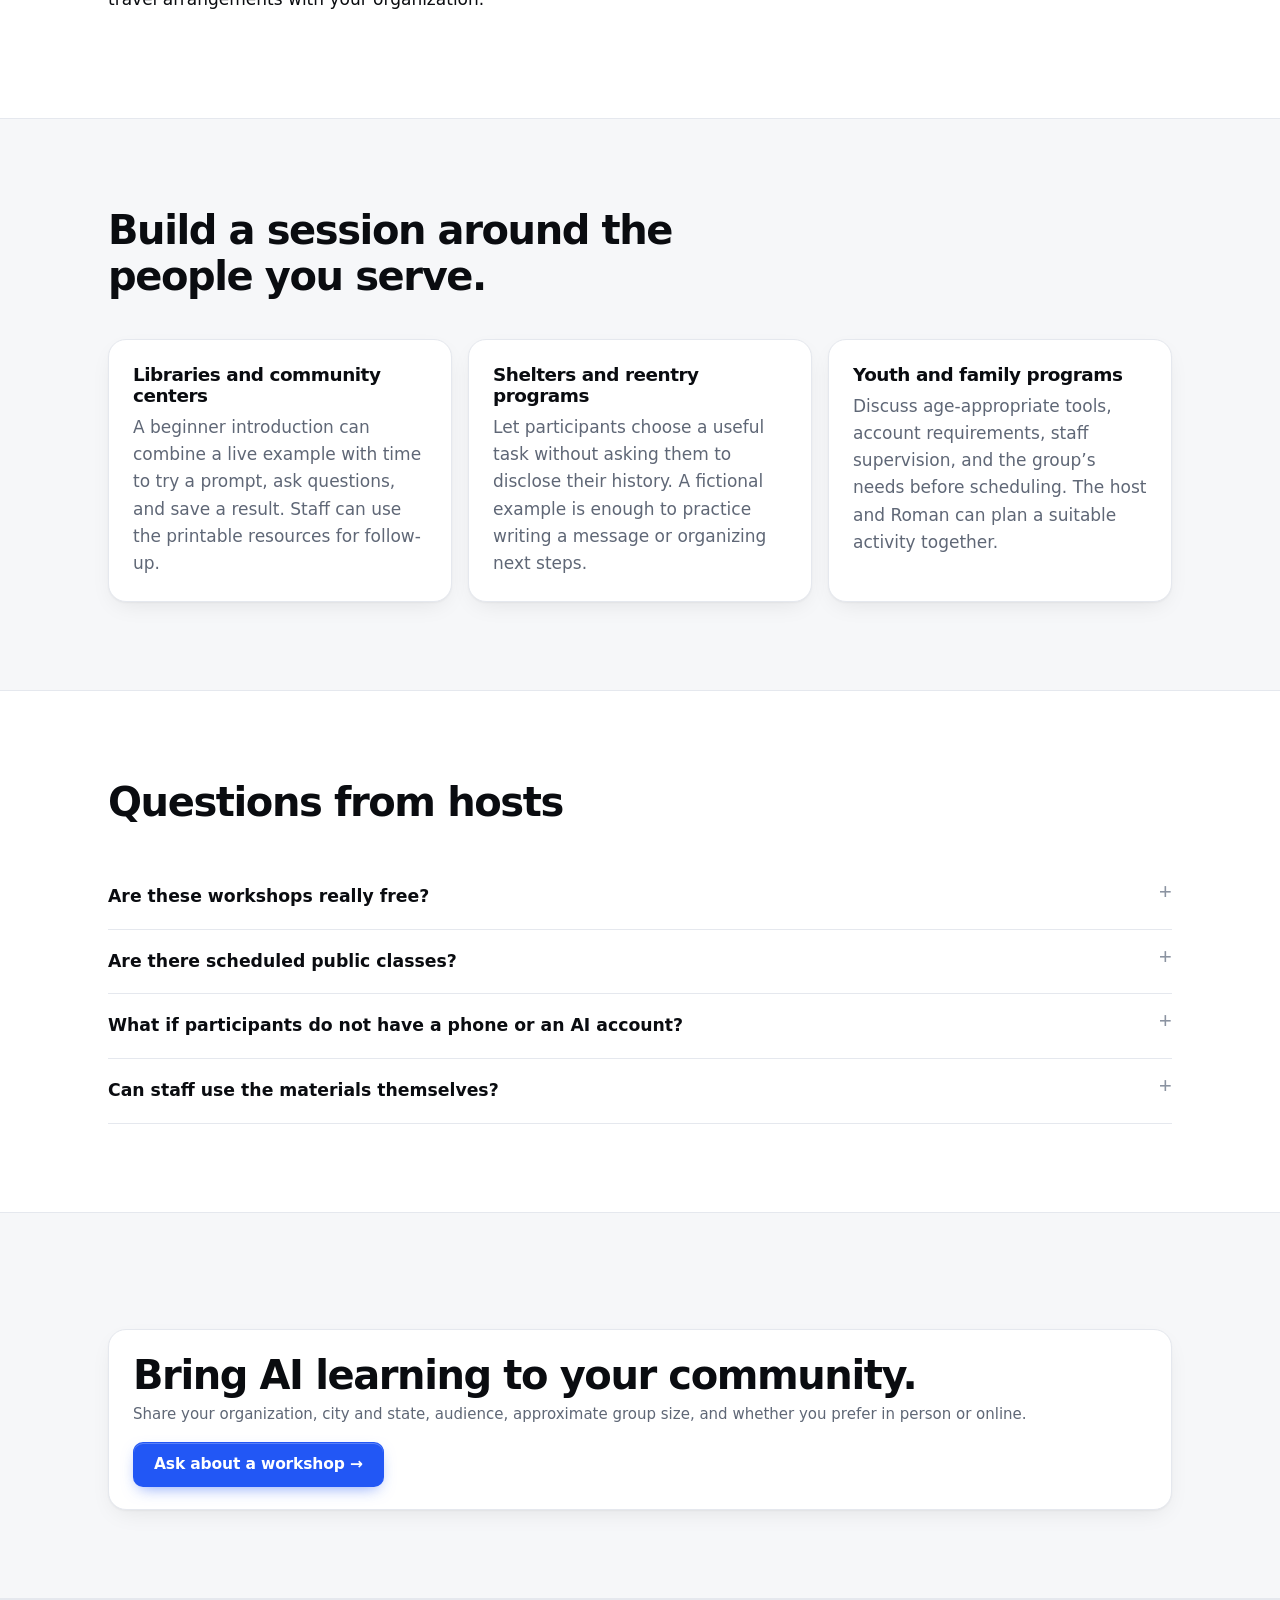
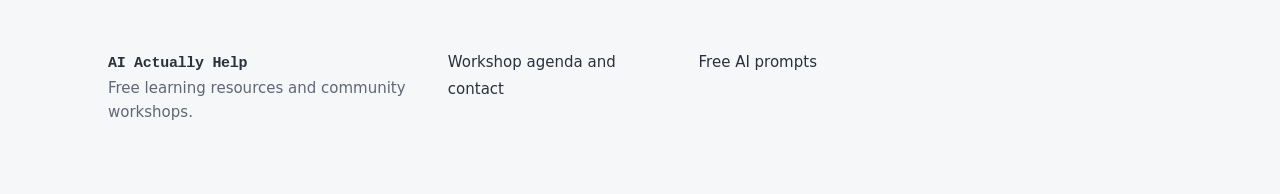
<file: workshops-new-england.html>
<!doctype html>
<html lang="en"><head><meta charset="utf-8">
  <meta name="viewport" content="width=device-width, initial-scale=1">
  <title>Free AI Workshops in NH, Maine &amp; Massachusetts | AI Actually Help</title>
  <meta name="description" content="Free beginner AI workshops for nonprofits in Portsmouth, Rye, New Hampshire, Maine, and Massachusetts. In-person and online sessions, prompts, and printable guides.">
  <link rel="canonical" href="https://www.aictuallyhelp.com/workshops-new-england.html">
  <meta property="og:title" content="Free AI Workshops in NH, Maine &amp; Massachusetts | AI Actually Help">
  <meta property="og:description" content="Free beginner AI workshops for nonprofits in Portsmouth, Rye, New Hampshire, Maine, and Massachusetts. In-person and online sessions, prompts, and printable guides.">
  <meta property="og:url" content="https://www.aictuallyhelp.com/workshops-new-england.html">
  <meta property="og:type" content="website">
  <meta name="twitter:card" content="summary">
<link rel="stylesheet" href="/assets/site.css">
<script type="application/ld+json">
{
  "@context": "https://schema.org",
  "@type": "Service",
  "name": "Free community AI workshops",
  "serviceType": "Beginner AI education for nonprofits",
  "url": "https://www.aictuallyhelp.com/workshops-new-england.html",
  "areaServed": [
    {
      "@type": "City",
      "name": "Portsmouth",
      "containedInPlace": {
        "@type": "State",
        "name": "New Hampshire"
      }
    },
    {
      "@type": "City",
      "name": "Rye",
      "containedInPlace": {
        "@type": "State",
        "name": "New Hampshire"
      }
    },
    {
      "@type": "State",
      "name": "New Hampshire"
    },
    {
      "@type": "State",
      "name": "Maine"
    },
    {
      "@type": "State",
      "name": "Massachusetts"
    }
  ],
  "provider": {
    "@type": "Organization",
    "@id": "https://www.aictuallyhelp.com/#organization",
    "name": "AI Actually Help",
    "url": "https://www.aictuallyhelp.com/"
  },
  "offers": {
    "@type": "Offer",
    "price": "0",
    "priceCurrency": "USD",
    "description": "Community workshops for nonprofits and the people they serve; scheduling by arrangement."
  }
}
</script></head><body>
<header class="topbar"><div class="wrap"><a class="logo" href="/"><span class="logo-mark">ai</span>aictuallyhelp</a><nav class="nav" aria-label="Main"><a href="/start.html">New to AI</a><a href="/cheatsheets.html">Print resources</a><a href="/workshops.html#contact" class="nav-cta">Request a workshop</a></nav></div></header>
<main id="main">
<section class="page-head"><div class="wrap"><span class="label">Portsmouth &amp; Rye, NH · New Hampshire · Maine · Massachusetts</span><h1>Free AI workshops.<br>A practical place to start.</h1><p class="lead">For nonprofits, shelters, libraries, youth programs, and community groups across New Hampshire, Maine, and Massachusetts. Roman offers hands-on sessions in person and online, with free resources people can keep using afterward.</p><div class="btn-row"><a class="btn btn-primary" href="/workshops.html#contact">Request a community session →</a><a class="btn btn-ghost" href="/start.html">Start learning now</a></div></div></section>
<section class="section soft"><div class="wrap"><div class="section-head"><span class="label">Local roots, practical help</span><h2>Starting with Portsmouth and Rye.</h2><p>AI Actually Help is Roman&rsquo;s community learning project. On the <a href="/workshops.html#about">workshop page</a>, he shares the Portsmouth community work that led to it. Today the aim is simple: help people use AI for a real task, on a device they can use again tomorrow.</p></div><div class="grid grid-3">
<article class="card"><h3>A first useful draft</h3><p>Practice with a resume, a message, a plan, or a piece of your own story. You choose what to share and what to keep private. Review the AI&rsquo;s suggestions before using them.</p></article>
<article class="card"><h3>No experience required</h3><p>Begin with the basics: getting online, opening an AI tool, asking a clear question, and saving useful work. People who already use AI can practice improving and checking their prompts.</p></article>
<article class="card"><h3>Something to take home</h3><p>The <a href="/prompts.html">prompt library</a>, <a href="/cheatsheets.html">printable cheat sheets</a>, and <a href="/start.html">getting-started guide</a> are available before and after a session, without a site signup.</p></article>
</div></div></section>
<section class="section"><div class="wrap"><div class="grid grid-2"><div><h2>Host an in-person session.</h2><p>The standard workshop is 90 minutes and works best with roughly 5–25 people. A room, chairs, internet access, and a staff contact help make it work. A projector is useful but not required.</p><p>For Portsmouth, Rye, or another town in New Hampshire, Maine, or Massachusetts, send the location, group size, and a few possible dates. Roman will confirm availability and travel arrangements with your organization.</p></div><div><h2>Join or host online.</h2><p>An online session can bring together participants or staff without arranging travel. Tell Roman whether people will share a room and screen or join individually so the session can fit the group.</p><p>Include device availability, connection needs, and any accessibility accommodations you want to discuss. The free guides also work for self-directed learning if scheduling a session is not practical.</p></div></div></div></section>
<section class="section soft"><div class="wrap"><div class="section-head"><h2>Build a session around the people you serve.</h2></div><div class="grid grid-3">
<article class="card"><h3>Libraries and community centers</h3><p>A beginner introduction can combine a live example with time to try a prompt, ask questions, and save a result. Staff can use the printable resources for follow-up.</p></article>
<article class="card"><h3>Shelters and reentry programs</h3><p>Let participants choose a useful task without asking them to disclose their history. A fictional example is enough to practice writing a message or organizing next steps.</p></article>
<article class="card"><h3>Youth and family programs</h3><p>Discuss age-appropriate tools, account requirements, staff supervision, and the group&rsquo;s needs before scheduling. The host and Roman can plan a suitable activity together.</p></article>
</div></div></section>
<section class="section"><div class="wrap"><div class="section-head"><h2>Questions from hosts</h2></div><div class="faq">
<details><summary>Are these workshops really free?</summary><p>Yes. The community workshops are free for nonprofits and the people they serve. There is no paid course to buy. Confirm session format, timing, and travel with Roman before announcing an event.</p></details>
<details><summary>Are there scheduled public classes?</summary><p>This page is for requesting a session with your organization. A location or date is only confirmed after you and Roman agree on it. You can use the online learning resources immediately.</p></details>
<details><summary>What if participants do not have a phone or an AI account?</summary><p>Tell Roman in advance. Shared devices, a demonstration, or working in pairs may fit your group. The <a href="/start.html">beginner guide</a> covers getting set up.</p></details>
<details><summary>Can staff use the materials themselves?</summary><p>Yes. Start with the <a href="/cheatsheets.html">printable sheets</a> and <a href="/lab.html">hands-on demos</a>. You can also request a session to walk staff through the material.</p></details>
</div></div></section>
<section class="section soft"><div class="wrap"><div class="cta-strip"><div><h2>Bring AI learning to your community.</h2><p>Share your organization, city and state, audience, approximate group size, and whether you prefer in person or online.</p></div><a class="btn btn-primary" href="/workshops.html#contact">Ask about a workshop →</a></div></div></section>
</main><footer class="footer"><div class="wrap"><div><a class="logo" href="/">AI Actually Help</a><p>Free learning resources and community workshops.</p></div><div><a href="/workshops.html">Workshop agenda and contact</a></div><div><a href="/prompts.html">Free AI prompts</a></div></div></footer></body></html>
</file>
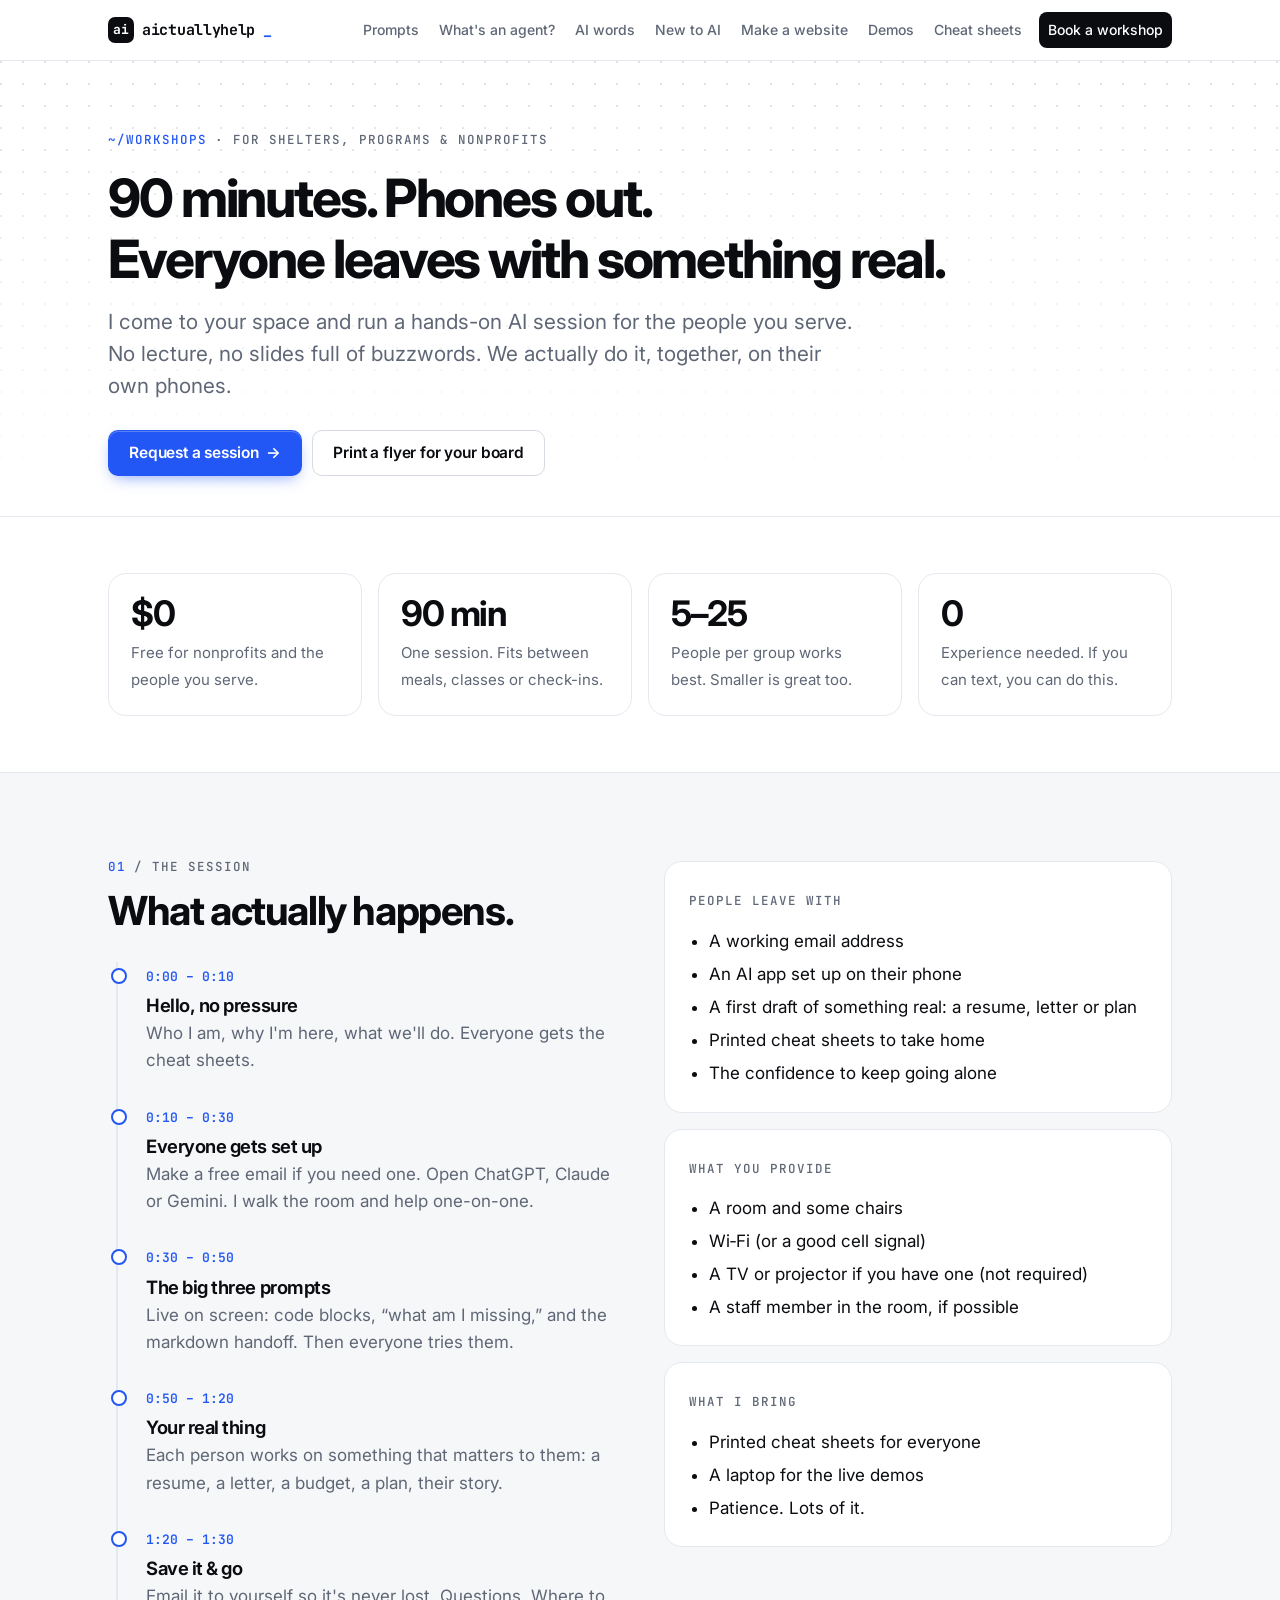
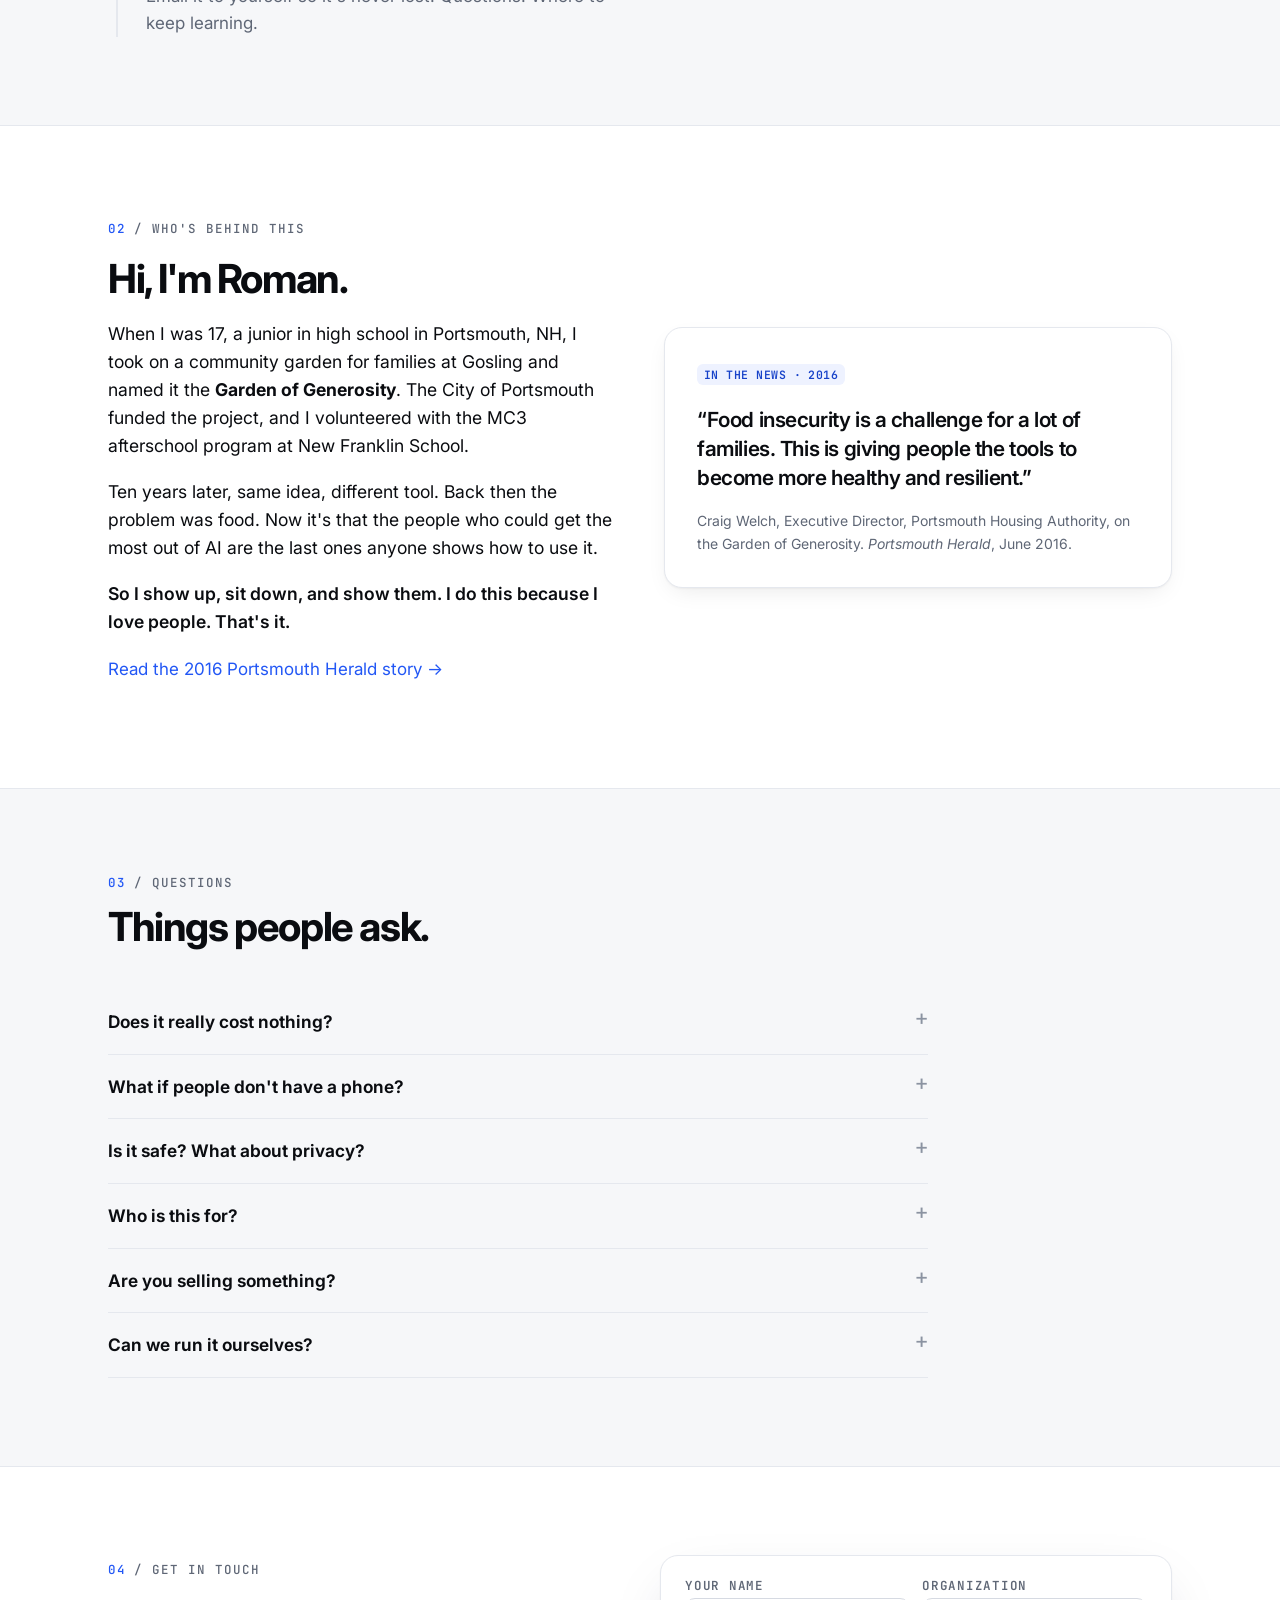
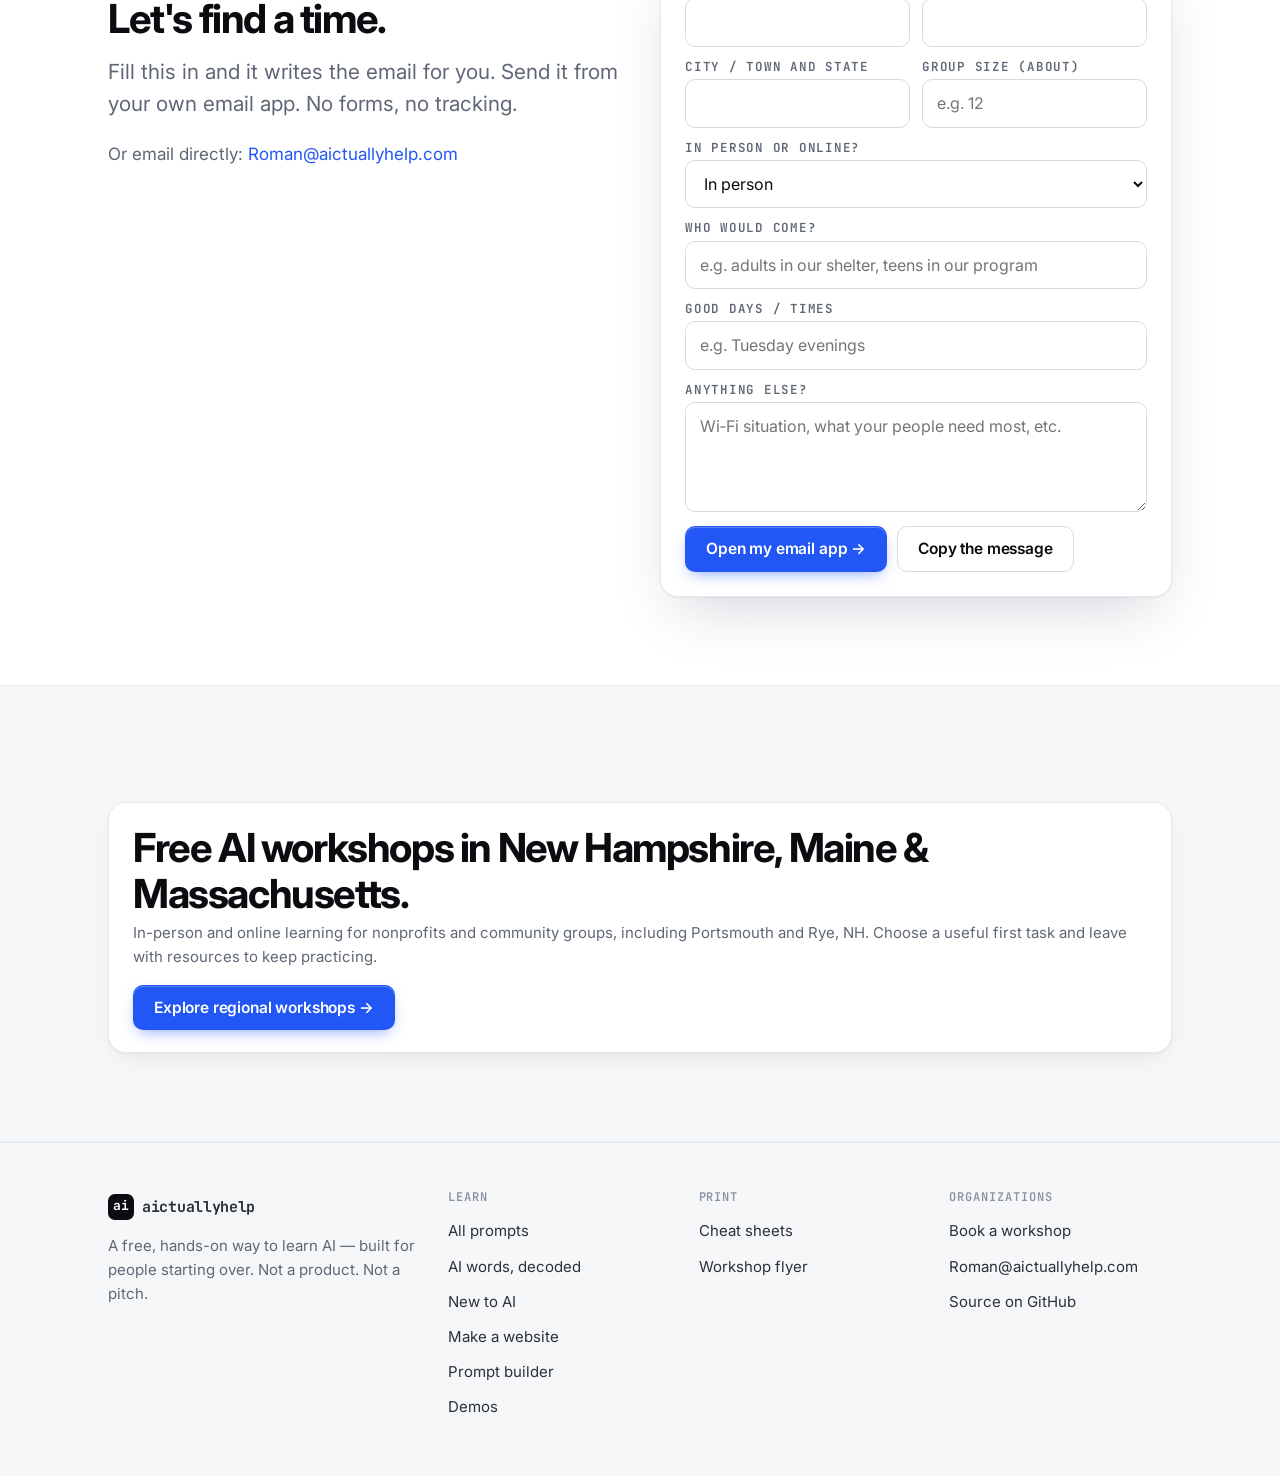
<file: workshops.html>
<!doctype html>
<html lang="en">
<head>
  <meta charset="utf-8">
  <meta name="viewport" content="width=device-width, initial-scale=1">
  <title>Free AI Workshops in NH, ME &amp; MA | AI Actually Help</title>
  <meta name="description" content="Free, hands-on AI workshops for shelters, reentry programs, youth centers and nonprofits. 90 minutes. Everyone leaves with an email, a working AI app, and a printout.">
  <link rel="preconnect" href="https://fonts.googleapis.com">
  <link rel="preconnect" href="https://fonts.gstatic.com" crossorigin>
  <link href="https://fonts.googleapis.com/css2?family=Inter:wght@400;500;600;700;800&family=JetBrains+Mono:wght@400;500;600;700&display=swap" rel="stylesheet">
  <link rel="stylesheet" href="assets/site.css">
<link rel="canonical" href="https://www.aictuallyhelp.com/workshops.html">
<meta property="og:title" content="Free AI Workshops in NH, ME &amp; MA | AI Actually Help">
<meta property="og:description" content="Free, hands-on AI workshops for shelters, reentry programs, youth centers and nonprofits. 90 minutes. Everyone leaves with an email, a working AI app, and a printout.">
<meta property="og:url" content="https://www.aictuallyhelp.com/workshops.html">
<meta property="og:type" content="website">
<meta property="og:site_name" content="AI Actually Help">
<meta name="twitter:card" content="summary">
</head>
<body>
  <header class="topbar"><div class="wrap">
    <a class="logo" href="index.html"><span class="logo-mark">ai</span>aictuallyhelp<span class="cursor">_</span></a>
    <nav class="nav" aria-label="Main">
      <a href="index.html#library">Prompts</a>
      <a href="index.html#agent">What's an agent?</a>
      <a href="words.html">AI words</a>
      <a href="start.html">New to AI</a>
      <a href="website.html">Make a website</a>
      <a href="lab.html">Demos</a>
      <a href="cheatsheets.html">Cheat sheets</a>
      <a href="workshops.html" class="nav-cta" aria-current="page">Book a workshop</a>
    </nav>
  </div></header>

  <main>
    <section class="page-head"><div class="wrap">
      <span class="label"><span class="n">~/workshops</span> · for shelters, programs &amp; nonprofits</span>
      <h1>90 minutes. Phones out.<br>Everyone leaves with something real.</h1>
      <p class="lead">I come to your space and run a hands-on AI session for the people you serve. No lecture, no slides full of buzzwords. We actually do it, together, on their own phones.</p>
      <div class="btn-row" style="margin-top:28px">
        <a class="btn btn-primary" href="#contact">Request a session <span class="arrow">→</span></a>
        <a class="btn btn-ghost" href="cheatsheets.html#flyer">Print a flyer for your board</a>
      </div>
    </div></section>

    <section class="section tight"><div class="wrap">
      <div class="stat-row">
        <div class="stat"><b>$0</b><span>Free for nonprofits and the people you serve.</span></div>
        <div class="stat"><b>90 min</b><span>One session. Fits between meals, classes or check-ins.</span></div>
        <div class="stat"><b>5–25</b><span>People per group works best. Smaller is great too.</span></div>
        <div class="stat"><b>0</b><span>Experience needed. If you can text, you can do this.</span></div>
      </div>
    </div></section>

    <section class="section soft"><div class="wrap">
      <div class="grid grid-2" style="gap:48px;align-items:start">
        <div>
          <div class="section-head" style="margin-bottom:28px">
            <span class="label"><span class="n">01</span> / the session</span>
            <h2>What actually happens.</h2>
          </div>
          <div class="timeline">
            <div class="tl"><span class="t">0:00 – 0:10</span><h3>Hello, no pressure</h3><p>Who I am, why I'm here, what we'll do. Everyone gets the cheat sheets.</p></div>
            <div class="tl"><span class="t">0:10 – 0:30</span><h3>Everyone gets set up</h3><p>Make a free email if you need one. Open ChatGPT, Claude or Gemini. I walk the room and help one-on-one.</p></div>
            <div class="tl"><span class="t">0:30 – 0:50</span><h3>The big three prompts</h3><p>Live on screen: code blocks, “what am I missing,” and the markdown handoff. Then everyone tries them.</p></div>
            <div class="tl"><span class="t">0:50 – 1:20</span><h3>Your real thing</h3><p>Each person works on something that matters to them: a resume, a letter, a budget, a plan, their story.</p></div>
            <div class="tl" style="padding-bottom:0"><span class="t">1:20 – 1:30</span><h3>Save it &amp; go</h3><p>Email it to yourself so it's never lost. Questions. Where to keep learning.</p></div>
          </div>
        </div>
        <div style="display:grid;gap:16px">
          <div class="card" style="box-shadow:none">
            <span class="label">people leave with</span>
            <ul style="margin:14px 0 0;padding-left:20px;display:grid;gap:6px">
              <li>A working email address</li>
              <li>An AI app set up on their phone</li>
              <li>A first draft of something real: a resume, letter or plan</li>
              <li>Printed cheat sheets to take home</li>
              <li>The confidence to keep going alone</li>
            </ul>
          </div>
          <div class="card" style="box-shadow:none">
            <span class="label">what you provide</span>
            <ul style="margin:14px 0 0;padding-left:20px;display:grid;gap:6px">
              <li>A room and some chairs</li>
              <li>Wi‑Fi (or a good cell signal)</li>
              <li>A TV or projector if you have one (not required)</li>
              <li>A staff member in the room, if possible</li>
            </ul>
          </div>
          <div class="card" style="box-shadow:none">
            <span class="label">what I bring</span>
            <ul style="margin:14px 0 0;padding-left:20px;display:grid;gap:6px">
              <li>Printed cheat sheets for everyone</li>
              <li>A laptop for the live demos</li>
              <li>Patience. Lots of it.</li>
            </ul>
          </div>
        </div>
      </div>
    </div></section>

    <!-- ABOUT -->
    <section class="section" id="about"><div class="wrap">
      <div class="grid grid-2" style="gap:48px;align-items:center">
        <div>
          <span class="label"><span class="n">02</span> / who's behind this</span>
          <h2 style="margin:14px 0 18px">Hi, I'm Roman.</h2>
          <p style="font-size:1.1rem">When I was 17, a junior in high school in Portsmouth, NH, I took on a community garden for families at Gosling and named it the <b>Garden of Generosity</b>. The City of Portsmouth funded the project, and I volunteered with the MC3 afterschool program at New Franklin School.</p>
          <p style="font-size:1.1rem">Ten years later, same idea, different tool. Back then the problem was food. Now it's that the people who could get the most out of AI are the last ones anyone shows how to use it.</p>
          <p style="font-size:1.1rem;font-weight:600">So I show up, sit down, and show them. I do this because I love people. That's it.</p>
          <p style="margin-top:20px"><a href="https://www.seacoastonline.com/story/news/local/portsmouth-herald/2016/06/01/collaborating-to-feed-children/28234590007/" target="_blank" rel="noopener">Read the 2016 Portsmouth Herald story →</a></p>
        </div>
        <figure class="card" style="margin:0;padding:32px">
          <span class="tag blue">in the news · 2016</span>
          <blockquote style="margin:18px 0;font-size:1.3rem;font-weight:600;letter-spacing:-.02em;line-height:1.4;color:var(--ink)">“Food insecurity is a challenge for a lot of families. This is giving people the tools to become more healthy and resilient.”</blockquote>
          <figcaption class="muted small">Craig Welch, Executive Director, Portsmouth Housing Authority, on the Garden of Generosity. <i>Portsmouth Herald</i>, June 2016.</figcaption>
        </figure>
      </div>
    </div></section>

    <section class="section soft"><div class="wrap">
      <div class="section-head"><span class="label"><span class="n">03</span> / questions</span><h2>Things people ask.</h2></div>
      <div class="faq" style="max-width:820px">
        <details><summary>Does it really cost nothing?</summary><p>Yes. No fee for nonprofits, shelters or the people you serve. Nothing to buy, no app subscriptions. Everything we use has a free version that's good enough.</p></details>
        <details><summary>What if people don't have a phone?</summary><p>Come anyway. We can pair people up, use a center computer, or use a library computer. Everything on this site works on any device.</p></details>
        <details><summary>Is it safe? What about privacy?</summary><p>I never collect anyone's personal info. People make their own accounts, on their own devices, and we teach the safety rules first: never type your Social Security number, bank info or passwords into AI, and double-check anything about law, health or money.</p></details>
        <details><summary>Who is this for?</summary><p>Shelters, reentry programs, youth programs, recovery programs, libraries, senior centers, job centers. Anyone who's been left out of the AI conversation. Staff are welcome too.</p></details>
        <details><summary>Are you selling something?</summary><p>No. There's no product, no upsell, no data collection. This site is the handout, and it's free for anyone to use or share.</p></details>
        <details><summary>Can we run it ourselves?</summary><p>Please do. Everything here, including the demos, prompts and printable sheets, is free to use. I'm happy to walk your staff through it first.</p></details>
      </div>
    </div></section>

    <!-- CONTACT -->
    <section class="section" id="contact"><div class="wrap">
      <div class="grid grid-2" style="gap:40px;align-items:start">
        <div>
          <span class="label"><span class="n">04</span> / get in touch</span>
          <h2 style="margin:14px 0 14px">Let's find a time.</h2>
          <p class="lead">Fill this in and it writes the email for you. Send it from your own email app. No forms, no tracking.</p>
          <p class="muted">Or email directly: <a id="mailLink" href="mailto:Roman@aictuallyhelp.com">Roman@aictuallyhelp.com</a></p>
        </div>
        <form class="card form" id="req" style="box-shadow:var(--shadow-lg);display:grid;gap:14px">
          <div class="row">
            <div class="field"><label for="r_name">Your name</label><input type="text" id="r_name" autocomplete="name" required></div>
            <div class="field"><label for="r_org">Organization</label><input type="text" id="r_org" autocomplete="organization" required></div>
          </div>
          <div class="row">
            <div class="field"><label for="r_city">City / town and state</label><input type="text" id="r_city"></div>
            <div class="field"><label for="r_size">Group size (about)</label><input type="text" id="r_size" placeholder="e.g. 12"></div>
          </div>
          <div class="field"><label for="r_format">In person or online?</label><select id="r_format"><option>In person</option><option>Online</option><option>Help me choose</option></select></div>
          <div class="field"><label for="r_who">Who would come?</label><input type="text" id="r_who" placeholder="e.g. adults in our shelter, teens in our program"></div>
          <div class="field"><label for="r_when">Good days / times</label><input type="text" id="r_when" placeholder="e.g. Tuesday evenings"></div>
          <div class="field"><label for="r_note">Anything else?</label><textarea id="r_note" placeholder="Wi‑Fi situation, what your people need most, etc."></textarea></div>
          <div class="btn-row">
            <button class="btn btn-primary" type="submit">Open my email app →</button>
            <button class="btn btn-ghost" type="button" id="copyReq">Copy the message</button>
          </div>
        </form>
      </div>
    </div></section>
  <section class="section soft" id="new-england"><div class="wrap"><div class="cta-strip"><div><h2>Free AI workshops in New Hampshire, Maine &amp; Massachusetts.</h2><p>In-person and online learning for nonprofits and community groups, including Portsmouth and Rye, NH. Choose a useful first task and leave with resources to keep practicing.</p></div><a class="btn btn-primary" href="workshops-new-england.html">Explore regional workshops →</a></div></div></section>
  </main>

  <footer class="footer"><div class="wrap">
    <div>
      <a class="logo" href="index.html"><span class="logo-mark">ai</span>aictuallyhelp</a>
      <p style="margin-top:14px">A free, hands-on way to learn AI — built for people starting over. Not a product. Not a pitch.</p>
    </div>
    <div><h4>Learn</h4><ul><li><a href="index.html#library">All prompts</a></li><li><a href="words.html">AI words, decoded</a></li><li><a href="start.html">New to AI</a></li><li><a href="website.html">Make a website</a></li><li><a href="prompts.html">Prompt builder</a></li><li><a href="lab.html">Demos</a></li></ul></div>
    <div><h4>Print</h4><ul><li><a href="cheatsheets.html">Cheat sheets</a></li><li><a href="cheatsheets.html#flyer">Workshop flyer</a></li></ul></div>
    <div><h4>Organizations</h4><ul><li><a href="workshops.html">Book a workshop</a></li><li><a href="mailto:Roman@aictuallyhelp.com">Roman@aictuallyhelp.com</a></li><li><a href="https://github.com/rawmware/aictuallyhelp">Source on GitHub</a></li></ul></div>
  </div></footer>

  <script src="assets/site.js"></script>
  <script>
  (function () {
    const { $, copyText, toast } = window.AH;
    // Change this one line to update the contact address everywhere on this page.
    const CONTACT = "Roman@aictuallyhelp.com";
    $("#mailLink").textContent = CONTACT;
    $("#mailLink").href = "mailto:" + CONTACT;
    const v = id => $("#" + id).value.trim();
    function message() {
      return [
        "Hi Roman,",
        "",
        `I'm ${v("r_name") || "[name]"} from ${v("r_org") || "[organization]"}${v("r_city") ? " in " + v("r_city") : ""}. We'd love to host an AI workshop.`,
        "",
        v("r_who") && `Who would come: ${v("r_who")}`,
        `Preferred format: ${v("r_format")}`,
        v("r_size") && `Group size: about ${v("r_size")}`,
        v("r_when") && `Good times: ${v("r_when")}`,
        v("r_note") && `\n${v("r_note")}`,
        "",
        "Thanks!",
      ].filter(x => x !== "" ? !!x : true).join("\n");
    }
    $("#req").addEventListener("submit", e => {
      e.preventDefault();
      const subject = `Workshop request: ${v("r_org") || "our program"}`;
      location.href = `mailto:${CONTACT}?subject=${encodeURIComponent(subject)}&body=${encodeURIComponent(message())}`;
    });
    $("#copyReq").addEventListener("click", async () => {
      toast((await copyText(message())) ? "Message copied, paste it into any email" : "Couldn't copy");
    });
  })();
  </script>
</body>
</html>
</file>
<file: assets/site.css>
/* aictuallyhelp — site styles
   Light, clean, technical. Two accents: blue (action) and green (done). */

:root {
  --bg: #ffffff;
  --bg-soft: #f6f7f9;
  --bg-sunk: #eef0f4;
  --ink: #0a0c10;
  --ink-2: #2b303b;
  --muted: #5f6776;
  --faint: #8b93a1;
  --line: #e5e8ee;
  --line-2: #d6dae2;
  --blue: #2257f5;
  --blue-2: #1742c9;
  --blue-soft: #eef2ff;
  --green: #0f9f6e;
  --green-soft: #e8f7f0;
  --amber: #b86e00;
  --amber-soft: #fff5e1;
  --pink: #d63d8f;
  --violet: #6d4aff;
  --radius: 12px;
  --radius-lg: 18px;
  --shadow: 0 1px 2px rgba(10, 12, 16, .04), 0 8px 24px -8px rgba(10, 12, 16, .10);
  --shadow-lg: 0 1px 2px rgba(10, 12, 16, .05), 0 24px 60px -20px rgba(20, 30, 70, .22);
  --sans: "Inter", ui-sans-serif, system-ui, -apple-system, "Segoe UI", Roboto, sans-serif;
  --mono: "JetBrains Mono", ui-monospace, SFMono-Regular, Menlo, Consolas, monospace;
  --max: 1120px;
}

* { box-sizing: border-box; }
html { scroll-behavior: smooth; -webkit-text-size-adjust: 100%; }
body {
  margin: 0;
  background: var(--bg);
  color: var(--ink);
  font: 17px/1.6 var(--sans);
  -webkit-font-smoothing: antialiased;
  overflow-x: hidden;
}
img, svg { max-width: 100%; }
a { color: var(--blue); text-decoration: none; }
a:hover { text-decoration: underline; text-underline-offset: 3px; }
::selection { background: #cfdcff; }
code, kbd, pre, .mono { font-family: var(--mono); }
:focus-visible { outline: 2px solid var(--blue); outline-offset: 2px; border-radius: 6px; }

.wrap { max-width: var(--max); margin: 0 auto; padding: 0 16px; }
@media (min-width: 720px) { .wrap { padding: 0 28px; } }

/* ---------- top bar ---------- */
.topbar {
  position: sticky; top: 0; z-index: 50;
  background: rgba(255, 255, 255, .82);
  backdrop-filter: saturate(1.6) blur(12px);
  -webkit-backdrop-filter: saturate(1.6) blur(12px);
  border-bottom: 1px solid var(--line);
}
.topbar .wrap { display: flex; align-items: center; gap: 16px; height: 60px; }
.logo {
  display: inline-flex; align-items: center; gap: 8px;
  font-family: var(--mono); font-weight: 700; font-size: 15px; color: var(--ink);
  letter-spacing: -.02em; white-space: nowrap;
}
.logo:hover { text-decoration: none; }
.logo-mark {
  width: 26px; height: 26px; border-radius: 7px;
  background: var(--ink); color: #fff;
  display: grid; place-items: center; font-size: 13px;
}
.logo .cursor { color: var(--blue); animation: blink 1.1s steps(1) infinite; }
@keyframes blink { 50% { opacity: 0; } }
.nav { display: flex; gap: 2px; margin-left: auto; overflow-x: auto; scrollbar-width: none; }
.nav::-webkit-scrollbar { display: none; }
.nav a {
  color: var(--muted); font-size: 14px; font-weight: 500;
  padding: 7px 9px; border-radius: 8px; white-space: nowrap;
}
@media (min-width: 761px) and (max-width: 1240px) { .logo .cursor { display: none; } .nav a { padding: 7px 7px; font-size: 13.5px; } }
.nav a:hover { color: var(--ink); background: var(--bg-soft); text-decoration: none; }
.nav a[aria-current="page"] { color: var(--ink); background: var(--bg-sunk); }
.nav a.nav-cta { color: #fff; background: var(--ink); margin-left: 6px; }
.nav a.nav-cta:hover { background: #262b36; }
@media (max-width: 760px) {
  .topbar .wrap { height: auto; flex-wrap: wrap; padding-top: 10px; padding-bottom: 8px; gap: 6px; }
  .nav { margin-left: 0; width: 100%; margin-right: -16px; padding-right: 16px; }
  .nav a { padding: 6px 10px; font-size: 14px; }
}

/* ---------- type ---------- */
h1, h2, h3, h4 { letter-spacing: -.025em; line-height: 1.15; margin: 0; color: var(--ink); }
h1 { font-size: clamp(2.3rem, 6.2vw, 4.1rem); font-weight: 750; letter-spacing: -.04em; }
h2 { font-size: clamp(1.7rem, 3.6vw, 2.5rem); font-weight: 720; letter-spacing: -.035em; }
h3 { font-size: 1.15rem; font-weight: 650; }
p { margin: 0 0 1em; }
.lead { font-size: clamp(1.1rem, 1.9vw, 1.3rem); color: var(--muted); line-height: 1.55; max-width: 36em; }
.muted { color: var(--muted); }
.small { font-size: 14px; }
.label {
  display: inline-flex; align-items: center; gap: 8px;
  font: 500 12.5px/1 var(--mono); text-transform: uppercase; letter-spacing: .08em;
  color: var(--muted);
}
.label .n { color: var(--blue); }
.hl { background: linear-gradient(transparent 62%, #d9e3ff 62%); padding: 0 2px; }
.grad {
  background: linear-gradient(92deg, var(--blue) 0%, var(--violet) 55%, var(--pink) 100%);
  -webkit-background-clip: text; background-clip: text; color: transparent;
}

/* ---------- sections ---------- */
.section { padding: 88px 0; }
.section.tight { padding: 56px 0; }
.section.soft { background: var(--bg-soft); border-top: 1px solid var(--line); border-bottom: 1px solid var(--line); }
.section-head { display: grid; gap: 14px; max-width: 720px; margin-bottom: 40px; }
.section-head p { margin: 0; color: var(--muted); font-size: 1.1rem; }

.dotgrid {
  background-image: radial-gradient(circle at 1px 1px, #d9dde5 1px, transparent 0);
  background-size: 22px 22px;
}

/* ---------- buttons ---------- */
.btn {
  display: inline-flex; align-items: center; justify-content: center; gap: 8px;
  font: 600 15.5px/1 var(--sans); letter-spacing: -.01em;
  padding: 14px 20px; border-radius: 10px; border: 1px solid transparent;
  cursor: pointer; transition: transform .08s ease, background .15s, box-shadow .15s;
  white-space: nowrap; text-decoration: none !important;
}
.btn:active { transform: translateY(1px); }
.btn-primary { background: var(--blue); color: #fff; box-shadow: 0 1px 0 rgba(255,255,255,.25) inset, 0 6px 16px -6px rgba(34,87,245,.6); }
.btn-primary:hover { background: var(--blue-2); }
.btn-dark { background: var(--ink); color: #fff; }
.btn-dark:hover { background: #262b36; }
.btn-ghost { background: #fff; color: var(--ink); border-color: var(--line-2); }
.btn-ghost:hover { background: var(--bg-soft); }
.btn-sm { padding: 9px 13px; font-size: 14px; border-radius: 8px; }
.btn-row { display: flex; flex-wrap: wrap; gap: 10px; }
.arrow { transition: transform .15s; }
.btn:hover .arrow { transform: translateX(3px); }

/* ---------- chips / tags ---------- */
.chip {
  display: inline-flex; align-items: center; gap: 6px;
  font: 500 13px/1 var(--mono); padding: 7px 10px; border-radius: 999px;
  background: #fff; border: 1px solid var(--line-2); color: var(--ink-2);
}
.chip .dot { width: 7px; height: 7px; border-radius: 50%; background: var(--green); box-shadow: 0 0 0 3px var(--green-soft); }
.tag {
  display: inline-block; font: 600 11.5px/1 var(--mono); letter-spacing: .04em; text-transform: uppercase;
  padding: 5px 7px; border-radius: 6px; background: var(--bg-sunk); color: var(--muted);
}
.tag.blue { background: var(--blue-soft); color: var(--blue-2); }
.tag.green { background: var(--green-soft); color: var(--green); }
.tag.amber { background: var(--amber-soft); color: var(--amber); }

/* ---------- cards ---------- */
.card {
  background: #fff; border: 1px solid var(--line); border-radius: var(--radius-lg);
  padding: 24px; box-shadow: var(--shadow);
}
.card h3 { margin-bottom: 8px; }
.card p { color: var(--muted); margin: 0; }
.grid { display: grid; gap: 16px; }
.grid-2 { grid-template-columns: repeat(auto-fit, minmax(min(100%, 420px), 1fr)); }
.grid-3 { grid-template-columns: repeat(auto-fit, minmax(min(100%, 290px), 1fr)); }
.grid-4 { grid-template-columns: repeat(auto-fit, minmax(min(100%, 230px), 1fr)); }
a.card { display: block; color: inherit; transition: border-color .15s, transform .15s, box-shadow .15s; }
a.card:hover { text-decoration: none; border-color: var(--line-2); transform: translateY(-2px); box-shadow: var(--shadow-lg); }
.card .go { margin-top: 18px; font: 600 14px/1 var(--mono); color: var(--blue); }
.icon-box {
  width: 40px; height: 40px; border-radius: 10px; display: grid; place-items: center;
  background: var(--bg-soft); border: 1px solid var(--line); margin-bottom: 16px; font-size: 19px;
}

/* ---------- code / prompt blocks ---------- */
.codebox {
  position: relative; background: var(--bg-soft); border: 1px solid var(--line);
  border-radius: var(--radius); overflow: hidden;
}
.codebox-head {
  display: flex; align-items: center; justify-content: space-between; gap: 10px;
  padding: 8px 8px 8px 14px; border-bottom: 1px solid var(--line); background: #fff;
  font: 500 12.5px/1 var(--mono); color: var(--faint);
}
.codebox pre {
  margin: 0; padding: 16px; font-size: 14.5px; line-height: 1.6; color: var(--ink-2);
  white-space: pre-wrap; word-break: break-word;
}
.blank { color: var(--blue-2); background: var(--blue-soft); border-radius: 4px; padding: 0 3px; }
.copy {
  display: inline-flex; align-items: center; gap: 6px; cursor: pointer;
  font: 600 12.5px/1 var(--mono); color: var(--ink-2);
  background: #fff; border: 1px solid var(--line-2); border-radius: 7px; padding: 7px 10px;
  transition: background .15s, color .15s, border-color .15s;
}
.copy:hover { background: var(--bg-soft); }
.copy.done { background: var(--green-soft); color: var(--green); border-color: #bfe8d6; }
kbd {
  font-size: 12px; padding: 2px 6px; border-radius: 5px; border: 1px solid var(--line-2);
  border-bottom-width: 2px; background: #fff; color: var(--ink-2);
}

/* ---------- hero ---------- */
.hero { position: relative; padding: 72px 0 88px; overflow: hidden; }
.hero::before {
  content: ""; position: absolute; inset: 0; z-index: -1;
  background-image: radial-gradient(circle at 1px 1px, #d9dde5 1px, transparent 0);
  background-size: 22px 22px;
  mask-image: radial-gradient(ellipse 80% 70% at 50% 30%, #000 30%, transparent 75%);
  -webkit-mask-image: radial-gradient(ellipse 80% 70% at 50% 30%, #000 30%, transparent 75%);
}
.hero::after {
  content: ""; position: absolute; z-index: -2; width: 900px; height: 600px; left: 50%; top: -260px; transform: translateX(-50%);
  background: radial-gradient(closest-side, rgba(109,74,255,.13), transparent), radial-gradient(closest-side at 70% 60%, rgba(34,87,245,.12), transparent);
  filter: blur(10px);
}
.hero-grid { display: grid; gap: 48px; align-items: center; grid-template-columns: 1fr; }
@media (min-width: 980px) { .hero-grid { grid-template-columns: 1.05fr 1fr; } }
.hero h1 { margin: 20px 0 22px; }
.hero .lead { margin-bottom: 30px; }
.hero-meta { display: flex; flex-wrap: wrap; gap: 18px; margin-top: 28px; color: var(--muted); font: 500 13.5px/1 var(--mono); }
.hero-meta span::before { content: "✓ "; color: var(--green); }

/* ---------- chat window (demo) ---------- */
.window {
  background: #fff; border: 1px solid var(--line); border-radius: var(--radius-lg);
  box-shadow: var(--shadow-lg); overflow: hidden;
}
.window-bar {
  display: flex; align-items: center; gap: 12px; padding: 12px 14px; border-bottom: 1px solid var(--line);
  background: linear-gradient(#fff, #fafbfc);
}
.lights { display: flex; gap: 6px; }
.lights i { width: 11px; height: 11px; border-radius: 50%; background: #e3e6ec; display: block; }
.lights i:nth-child(1) { background: #ff6159; } .lights i:nth-child(2) { background: #ffbd2e; } .lights i:nth-child(3) { background: #28c941; }
.window-title { font: 500 12.5px/1 var(--mono); color: var(--faint); flex: 1; text-align: center; margin-right: 50px; }
.chat { padding: 20px; min-height: 380px; display: flex; flex-direction: column; gap: 14px; font-size: 15px; }
.msg { max-width: 88%; padding: 11px 14px; border-radius: 14px; line-height: 1.5; animation: pop .25s ease both; }
.msg.me { align-self: flex-end; background: var(--ink); color: #fff; border-bottom-right-radius: 4px; }
.msg.ai { align-self: flex-start; background: var(--bg-soft); border: 1px solid var(--line); border-bottom-left-radius: 4px; color: var(--ink-2); }
.msg.ai .who { display: block; font: 600 11.5px/1 var(--mono); color: var(--faint); margin-bottom: 7px; text-transform: uppercase; letter-spacing: .06em; }
.msg pre { margin: 8px 0 0; background: #fff; border: 1px solid var(--line); border-radius: 8px; padding: 10px; font-size: 12.5px; white-space: pre-wrap; }
.msg ul { margin: 6px 0 0; padding-left: 18px; }
.typing { display: inline-flex; gap: 4px; padding: 4px 0; }
.typing i { width: 6px; height: 6px; border-radius: 50%; background: var(--faint); animation: bounce 1s infinite; }
.typing i:nth-child(2) { animation-delay: .15s; } .typing i:nth-child(3) { animation-delay: .3s; }
@keyframes bounce { 0%, 60%, 100% { transform: translateY(0); opacity: .5; } 30% { transform: translateY(-4px); opacity: 1; } }
@keyframes pop { from { opacity: 0; transform: translateY(6px); } to { opacity: 1; transform: none; } }
.chat-foot { display: flex; align-items: center; justify-content: space-between; gap: 10px; padding: 10px 14px; border-top: 1px solid var(--line); font: 500 12px/1.3 var(--mono); color: var(--faint); }
.chat-dots { display: flex; gap: 6px; }
.chat-dots button { width: 8px; height: 8px; border-radius: 50%; border: 0; padding: 0; background: var(--line-2); cursor: pointer; }
.chat-dots button.on { background: var(--blue); width: 22px; border-radius: 99px; }

/* ---------- path picker ---------- */
.path .step-n { font: 600 12.5px/1 var(--mono); color: var(--blue); margin-bottom: 14px; display: block; }

/* ---------- hall of fame ---------- */
.fame { counter-reset: fame; }
.fame-card { display: flex; flex-direction: column; gap: 16px; }
.fame-card .quote {
  font-size: 1.2rem; font-weight: 600; letter-spacing: -.02em; line-height: 1.35; color: var(--ink);
}
.fame-card .quote::before { content: "› "; color: var(--blue); font-family: var(--mono); }
.fame-card dl { margin: 0; display: grid; gap: 10px; font-size: 15px; }
.fame-card dt { font: 600 11.5px/1 var(--mono); text-transform: uppercase; letter-spacing: .07em; color: var(--faint); margin-bottom: 3px; }
.fame-card dd { margin: 0; color: var(--ink-2); }
.fame-card .foot { margin-top: auto; display: flex; gap: 8px; flex-wrap: wrap; }

/* ---------- compare (bad vs good) ---------- */
.toggle { display: inline-flex; background: var(--bg-sunk); border-radius: 10px; padding: 4px; gap: 2px; }
.toggle button {
  font: 600 14px/1 var(--sans); border: 0; background: transparent; color: var(--muted);
  padding: 10px 14px; border-radius: 7px; cursor: pointer;
}
.toggle button.on { background: #fff; color: var(--ink); box-shadow: 0 1px 3px rgba(0,0,0,.08); }
.compare { display: grid; gap: 16px; grid-template-columns: 1fr; margin-top: 20px; }
@media (min-width: 860px) { .compare { grid-template-columns: 1fr 1fr; } }
.compare .pane { border-radius: var(--radius); border: 1px solid var(--line); background: #fff; padding: 20px; }
.compare .pane h4 { font: 600 12px/1 var(--mono); text-transform: uppercase; letter-spacing: .08em; color: var(--faint); margin-bottom: 12px; }
.score { display: flex; align-items: center; gap: 10px; margin-top: 16px; font: 600 13px/1 var(--mono); }
.score .bar { flex: 1; height: 8px; background: var(--bg-sunk); border-radius: 99px; overflow: hidden; }
.score .bar i { display: block; height: 100%; border-radius: 99px; transition: width .5s cubic-bezier(.2,.8,.2,1); }

/* ---------- banner (in person) ---------- */
.banner {
  position: relative; overflow: hidden; border-radius: 24px; padding: 48px 28px;
  background: var(--ink); color: #fff;
}
.banner::after {
  content: ""; position: absolute; right: -120px; top: -120px; width: 420px; height: 420px; border-radius: 50%;
  background: radial-gradient(closest-side, rgba(34,87,245,.55), transparent);
}
.banner h2 { color: #fff; max-width: 16em; }
.banner p { color: #b9c0cd; max-width: 34em; font-size: 1.1rem; }
.banner .btn-ghost { background: transparent; color: #fff; border-color: #3a404d; }
.banner .btn-ghost:hover { background: #1b1f28; }
.banner > * { position: relative; z-index: 1; }
@media (min-width: 720px) { .banner { padding: 64px 56px; } }

/* ---------- page header ---------- */
.page-head { padding: 64px 0 40px; border-bottom: 1px solid var(--line); position: relative; overflow: hidden; }
.page-head::before {
  content: ""; position: absolute; inset: 0; z-index: -1;
  background-image: radial-gradient(circle at 1px 1px, #dde1e8 1px, transparent 0); background-size: 22px 22px;
  mask-image: linear-gradient(#000, transparent); -webkit-mask-image: linear-gradient(#000, transparent);
}
.page-head h1 { font-size: clamp(2.1rem, 5vw, 3.3rem); margin: 16px 0 16px; }
.page-head .lead { margin: 0; }

/* ---------- start steps ---------- */
.progress-wrap { position: sticky; top: 60px; z-index: 20; background: rgba(255,255,255,.9); backdrop-filter: blur(8px); border-bottom: 1px solid var(--line); }
@media (max-width: 760px) { .progress-wrap { top: 88px; } }
.progress-wrap .wrap { display: flex; align-items: center; gap: 14px; padding-top: 12px; padding-bottom: 12px; font: 600 13px/1 var(--mono); }
.progress { flex: 1; height: 8px; background: var(--bg-sunk); border-radius: 99px; overflow: hidden; }
.progress i { display: block; height: 100%; width: 0; background: linear-gradient(90deg, var(--blue), var(--green)); border-radius: 99px; transition: width .4s cubic-bezier(.2,.8,.2,1); }
.steps { display: grid; gap: 20px; padding: 40px 0 80px; }
.step {
  display: grid; grid-template-columns: 44px 1fr; gap: 18px;
  background: #fff; border: 1px solid var(--line); border-radius: var(--radius-lg); padding: 24px;
  transition: border-color .2s, background .2s;
  scroll-margin-top: 130px;
}
@media (max-width: 600px) { .step { grid-template-columns: 1fr; padding: 20px; gap: 12px; } }
.step.done { border-color: #bfe8d6; background: linear-gradient(#fff, #fbfefd); }
.step-num {
  width: 44px; height: 44px; border-radius: 12px; display: grid; place-items: center;
  font: 700 16px/1 var(--mono); background: var(--bg-soft); border: 1px solid var(--line); color: var(--ink);
}
.step.done .step-num { background: var(--green); border-color: var(--green); color: #fff; font-size: 0; }
.step.done .step-num::after { content: "✓"; font-size: 20px; }
.step h2 { font-size: clamp(1.35rem, 2.6vw, 1.7rem); margin-bottom: 8px; }
.step .body > p { color: var(--ink-2); }
.step ol.howto { margin: 16px 0; padding: 0; list-style: none; counter-reset: h; display: grid; gap: 10px; }
.step ol.howto li { counter-increment: h; display: grid; grid-template-columns: 28px 1fr; gap: 10px; align-items: start; }
.step ol.howto li::before {
  content: counter(h); width: 24px; height: 24px; border-radius: 50%; display: grid; place-items: center;
  font: 600 12px/1 var(--mono); background: var(--blue-soft); color: var(--blue-2); margin-top: 2px;
}
.check {
  display: inline-flex; align-items: center; gap: 10px; margin-top: 18px; cursor: pointer; user-select: none;
  font-weight: 600; font-size: 15px; padding: 10px 14px 10px 10px; border-radius: 10px; border: 1px solid var(--line-2); background: #fff;
}
.check input { width: 20px; height: 20px; accent-color: var(--green); margin: 0; cursor: pointer; }
.check:has(input:checked) { background: var(--green-soft); border-color: #bfe8d6; color: var(--green); }
.tip {
  display: flex; gap: 12px; padding: 14px 16px; border-radius: var(--radius); margin: 16px 0 0;
  background: var(--blue-soft); color: #1b2d6b; font-size: 15px;
}
.tip.warn { background: var(--amber-soft); color: #5c3a00; }
.tip.good { background: var(--green-soft); color: #0b5a3f; }
.tip b { white-space: nowrap; }
.tip p { margin: 0; }

.fakeform { border: 1px solid var(--line); border-radius: var(--radius); background: var(--bg-soft); padding: 16px; display: grid; gap: 10px; margin-top: 12px; }
.fakefield { background: #fff; border: 1px solid var(--line-2); border-radius: 8px; padding: 8px 12px; }
.fakefield small { display: block; font: 500 11.5px/1.4 var(--mono); color: var(--faint); }
.fakefield span { font-size: 15px; }

.tool-cards { display: grid; gap: 12px; grid-template-columns: repeat(auto-fit, minmax(min(100%, 200px), 1fr)); margin-top: 16px; }
.tool { border: 1px solid var(--line); border-radius: var(--radius); padding: 16px; background: #fff; color: inherit; display: block; }
.tool:hover { border-color: var(--blue); text-decoration: none; }
.tool b { display: block; font-size: 16px; }
.tool span { font: 500 12.5px/1.4 var(--mono); color: var(--muted); }

.field { display: grid; gap: 6px; }
.field label { font: 600 12.5px/1 var(--mono); color: var(--muted); text-transform: uppercase; letter-spacing: .06em; }
input[type="text"], input[type="search"], input[type="email"], textarea, select {
  font: 16px/1.4 var(--sans); color: var(--ink);
  width: 100%; padding: 12px 14px; border-radius: 10px; border: 1px solid var(--line-2); background: #fff;
  transition: border-color .15s, box-shadow .15s;
}
input:focus, textarea:focus, select:focus { outline: 0; border-color: var(--blue); box-shadow: 0 0 0 4px rgba(34,87,245,.12); }
textarea { resize: vertical; min-height: 110px; }
.row { display: grid; gap: 12px; grid-template-columns: repeat(auto-fit, minmax(min(100%, 200px), 1fr)); }

.suggest { display: flex; flex-wrap: wrap; gap: 8px; margin-top: 12px; }
.suggest button { font: 500 14px/1 var(--mono); padding: 9px 12px; border-radius: 8px; border: 1px solid var(--line-2); background: #fff; cursor: pointer; color: var(--ink-2); }
.suggest button:hover { border-color: var(--blue); color: var(--blue); }

.celebrate { display: none; text-align: center; padding: 40px 24px; border-radius: var(--radius-lg); background: var(--green-soft); border: 1px solid #bfe8d6; }
.celebrate.show { display: block; animation: pop .3s ease both; }
.celebrate h2 { color: #0b5a3f; margin-bottom: 8px; }

/* ---------- prompts library ---------- */
.toolbar { position: sticky; top: 60px; z-index: 20; background: rgba(255,255,255,.92); backdrop-filter: blur(8px); border-bottom: 1px solid var(--line); padding: 14px 0; }
@media (max-width: 760px) { .toolbar { top: 88px; } }
.toolbar .wrap { display: grid; gap: 12px; }
.search { position: relative; }
.search input { padding-left: 40px; padding-right: 44px; }
.search::before { content: "⌕"; position: absolute; left: 14px; top: 50%; transform: translateY(-52%); font-size: 20px; color: var(--faint); }
.search kbd { position: absolute; right: 12px; top: 50%; transform: translateY(-50%); }
.filters { display: flex; gap: 6px; overflow-x: auto; scrollbar-width: none; margin-right: -16px; padding-right: 16px; }
.filters::-webkit-scrollbar { display: none; }
.filters button {
  font: 500 14px/1 var(--sans); white-space: nowrap; cursor: pointer;
  padding: 9px 13px; border-radius: 99px; border: 1px solid var(--line-2); background: #fff; color: var(--ink-2);
}
.filters button.on { background: var(--ink); color: #fff; border-color: var(--ink); }
.filters button .ct { font: 500 11.5px/1 var(--mono); color: var(--faint); margin-left: 4px; }
.filters button.on .ct { color: #9aa3b2; }
.prompt-list { display: grid; gap: 16px; grid-template-columns: repeat(auto-fill, minmax(min(100%, 330px), 1fr)); padding: 28px 0 72px; }
.pcard { background: #fff; border: 1px solid var(--line); border-radius: var(--radius-lg); overflow: hidden; display: flex; flex-direction: column; }
.pcard .top { padding: 18px 18px 12px; display: grid; gap: 8px; }
.pcard .top .meta { display: flex; gap: 6px; align-items: center; flex-wrap: wrap; }
.pcard h3 { font-size: 1.05rem; }
.pcard pre { margin: 0 18px; padding: 14px; background: var(--bg-soft); border: 1px solid var(--line); border-radius: 10px; font: 14px/1.6 var(--mono); white-space: pre-wrap; word-break: break-word; color: var(--ink-2); }
.pcard .when { padding: 12px 18px 0; font-size: 14.5px; color: var(--muted); }
.pcard .act { padding: 14px 18px 18px; margin-top: auto; display: flex; justify-content: space-between; align-items: center; gap: 8px; }
.pcard .fame-star { color: var(--amber); }
.empty { text-align: center; padding: 64px 0; color: var(--muted); grid-column: 1 / -1; }

.builder { display: grid; gap: 20px; grid-template-columns: 1fr; }
@media (min-width: 900px) { .builder { grid-template-columns: 1fr 1fr; } }
.builder .form { display: grid; gap: 14px; align-content: start; }

/* ---------- lab ---------- */
.lab-nav { display: flex; gap: 8px; flex-wrap: wrap; margin-top: 28px; }
.lab-nav a { font: 500 13.5px/1 var(--mono); padding: 9px 12px; border-radius: 8px; border: 1px solid var(--line-2); background: #fff; color: var(--ink-2); }
.lab-nav a:hover { border-color: var(--blue); color: var(--blue); text-decoration: none; }
.demo { padding: 80px 0; border-bottom: 1px solid var(--line); scroll-margin-top: 60px; }
.demo:nth-of-type(even) { background: var(--bg-soft); }
.demo-head { display: grid; gap: 14px; max-width: 760px; margin-bottom: 32px; }
.demo-head p { margin: 0; color: var(--muted); font-size: 1.08rem; }
.explain { display: grid; gap: 16px; grid-template-columns: repeat(auto-fit, minmax(min(100%, 240px), 1fr)); margin-bottom: 28px; }
.explain .card { padding: 20px; box-shadow: none; }
.explain .card h3 { font-size: 1rem; }
.explain .card p { font-size: 15px; }

.md-app { display: grid; grid-template-columns: 1fr; border: 1px solid var(--line); border-radius: var(--radius-lg); overflow: hidden; background: #fff; box-shadow: var(--shadow-lg); }
@media (min-width: 900px) { .md-app { grid-template-columns: 1fr 1fr; } }
.md-app .pane-h { display: flex; justify-content: space-between; align-items: center; gap: 8px; padding: 10px 14px; border-bottom: 1px solid var(--line); font: 500 12.5px/1 var(--mono); color: var(--faint); background: #fafbfc; min-height: 48px; }
.md-app textarea { border: 0; border-radius: 0; min-height: 420px; font: 14.5px/1.65 var(--mono); padding: 16px; background: #fff; resize: vertical; box-shadow: none !important; }
.md-app .left { border-bottom: 1px solid var(--line); display: flex; flex-direction: column; }
@media (min-width: 900px) { .md-app .left { border-bottom: 0; border-right: 1px solid var(--line); } }
.md-app .left textarea { flex: 1; }
.md-tools { display: flex; gap: 6px; flex-wrap: wrap; padding: 10px 14px; border-bottom: 1px solid var(--line); }
.md-tools button { font: 500 12.5px/1 var(--mono); padding: 7px 9px; border-radius: 6px; border: 1px solid var(--line-2); background: #fff; cursor: pointer; color: var(--ink-2); }
.md-tools button:hover { border-color: var(--blue); color: var(--blue); }
.rendered { padding: 20px 24px; font-size: 16px; overflow-wrap: anywhere; }
.rendered h1 { font-size: 1.8rem; margin: .2em 0 .5em; letter-spacing: -.03em; }
.rendered h2 { font-size: 1.35rem; margin: 1.1em 0 .45em; }
.rendered h3 { font-size: 1.1rem; margin: 1em 0 .4em; }
.rendered ul, .rendered ol { padding-left: 22px; margin: 0 0 1em; }
.rendered li { margin: 3px 0; }
.rendered li.task { list-style: none; margin-left: -22px; }
.rendered li.task input { margin-right: 8px; accent-color: var(--green); }
.rendered code { background: var(--bg-sunk); padding: 1px 5px; border-radius: 5px; font-size: .88em; }
.rendered pre { background: var(--bg-soft); border: 1px solid var(--line); padding: 12px; border-radius: 8px; white-space: pre-wrap; font-size: 13.5px; }
.rendered pre code { background: none; padding: 0; }
.rendered blockquote { margin: 0 0 1em; padding: 4px 14px; border-left: 3px solid var(--blue); color: var(--muted); }
.rendered hr { border: 0; border-top: 1px solid var(--line); margin: 1.4em 0; }

.decoder { display: grid; gap: 10px; }
.decoder .row2 { display: grid; grid-template-columns: minmax(0, 1fr) 24px minmax(0, 1fr); gap: 10px; align-items: center; }
.decoder .row2 > div { padding: 10px 12px; border-radius: 8px; border: 1px solid var(--line); background: #fff; font-size: 14.5px; min-height: 44px; }
.decoder .row2 > div:first-child { font-family: var(--mono); background: var(--bg-soft); }
.decoder .row2 > span { text-align: center; color: var(--faint); }

/* file explorer */
.fx { display: grid; grid-template-columns: 1fr; border: 1px solid var(--line); border-radius: var(--radius-lg); overflow: hidden; background: #fff; box-shadow: var(--shadow-lg); }
@media (min-width: 860px) { .fx { grid-template-columns: 320px 1fr; } }
.fx-side { border-bottom: 1px solid var(--line); background: #fafbfc; }
@media (min-width: 860px) { .fx-side { border-bottom: 0; border-right: 1px solid var(--line); } }
.fx-tree { list-style: none; margin: 0; padding: 8px; font: 14px/1.4 var(--mono); max-height: 460px; overflow: auto; }
.fx-tree ul { list-style: none; margin: 0; padding-left: 16px; border-left: 1px dashed var(--line-2); margin-left: 11px; }
.fx-item { display: flex; align-items: center; gap: 8px; padding: 6px 8px; border-radius: 7px; cursor: pointer; color: var(--ink-2); animation: pop .25s ease both; }
.fx-item:hover { background: var(--bg-sunk); }
.fx-item.sel { background: var(--blue-soft); color: var(--blue-2); }
.fx-item .ic { width: 18px; text-align: center; }
.fx-main { display: flex; flex-direction: column; min-height: 420px; }
.fx-path { padding: 12px 16px; border-bottom: 1px solid var(--line); font: 500 13px/1.4 var(--mono); color: var(--muted); overflow-wrap: anywhere; }
.fx-path b { color: var(--ink); }
.fx-body { padding: 18px 20px; flex: 1; }
.fx-actions { display: flex; gap: 8px; flex-wrap: wrap; padding: 12px 16px; border-top: 1px solid var(--line); background: #fafbfc; }
.fx-actions input { flex: 1; min-width: 160px; padding: 9px 12px; font-size: 15px; }
.fx-empty { color: var(--faint); font-size: 15px; }
.fx-grid { display: grid; grid-template-columns: repeat(auto-fill, minmax(110px, 1fr)); gap: 10px; }
.fx-tile { text-align: center; padding: 14px 8px; border-radius: 10px; border: 1px solid transparent; cursor: pointer; font: 13px/1.3 var(--mono); color: var(--ink-2); overflow-wrap: anywhere; background: none; }
.fx-tile:hover { background: var(--bg-soft); border-color: var(--line); }
.fx-tile .big { font-size: 34px; display: block; margin-bottom: 6px; }

/* pipeline (handoff demo) */
.pipe { display: grid; gap: 16px; grid-template-columns: 1fr; }
@media (min-width: 1000px) { .pipe { grid-template-columns: 1fr 1fr 1fr; } }
.stage { border: 1px solid var(--line); border-radius: var(--radius-lg); background: #fff; display: flex; flex-direction: column; min-height: 360px; overflow: hidden; transition: opacity .3s, border-color .3s, box-shadow .3s; }
.stage.idle { opacity: .45; }
.stage.active { border-color: var(--blue); box-shadow: 0 0 0 4px rgba(34,87,245,.1); }
.stage-h { padding: 12px 14px; border-bottom: 1px solid var(--line); display: flex; align-items: center; gap: 10px; font: 600 13px/1.2 var(--mono); }
.stage-h .n { width: 22px; height: 22px; border-radius: 6px; background: var(--ink); color: #fff; display: grid; place-items: center; font-size: 12px; flex: none; }
.stage-b { padding: 14px; font-size: 14.5px; flex: 1; overflow: auto; }
.stage-b pre { margin: 0; font: 13px/1.6 var(--mono); white-space: pre-wrap; color: var(--ink-2); }
.stage iframe { width: 100%; height: 100%; min-height: 320px; border: 0; display: block; }
.pipe-ctrl { display: flex; gap: 10px; align-items: center; flex-wrap: wrap; margin-top: 18px; }
.scenario-pick { display: flex; gap: 8px; flex-wrap: wrap; margin-bottom: 18px; }
.scenario-pick button { font: 500 14px/1 var(--sans); padding: 10px 14px; border-radius: 99px; border: 1px solid var(--line-2); background: #fff; cursor: pointer; color: var(--ink-2); }
.scenario-pick button.on { background: var(--ink); color: #fff; border-color: var(--ink); }

/* missing demo */
.missing-list { display: grid; gap: 10px; margin-top: 12px; }
.missing-item { display: grid; grid-template-columns: 28px 1fr; gap: 10px; padding: 12px 14px; border-radius: 10px; border: 1px solid var(--line); background: #fff; animation: pop .3s ease both; font-size: 15px; }
.missing-item .ic { width: 24px; height: 24px; border-radius: 50%; background: var(--amber-soft); color: var(--amber); display: grid; place-items: center; font: 700 13px/1 var(--mono); }
.missing-item b { display: block; }
.missing-item span { color: var(--muted); }

/* ---------- cheat sheets (paper) ---------- */
.sheet-index { display: flex; gap: 8px; flex-wrap: wrap; margin-top: 24px; }
.sheets { display: grid; grid-template-columns: minmax(0, 1fr); gap: 40px; padding-top: 48px; padding-bottom: 96px; }
.sheet-wrap { display: grid; gap: 12px; grid-template-columns: minmax(0, 1fr); min-width: 0; max-width: 860px; scroll-margin-top: 80px; }
.sheet-bar { display: flex; justify-content: space-between; align-items: center; gap: 12px; flex-wrap: wrap; }
.sheet {
  background: #fff; border: 1px solid var(--line); border-radius: 6px;
  box-shadow: 0 2px 4px rgba(0,0,0,.04), 0 30px 60px -30px rgba(20,30,70,.25);
  padding: clamp(22px, 5vw, 56px); max-width: 860px; width: 100%;
  font-size: 15.5px; color: var(--ink-2);
}
.sheet header { display: flex; justify-content: space-between; align-items: flex-start; gap: 16px; border-bottom: 2px solid var(--ink); padding-bottom: 14px; margin-bottom: 22px; }
.sheet header h2 { font-size: clamp(1.5rem, 3.4vw, 2.1rem); }
.sheet header .src { font: 600 11.5px/1.4 var(--mono); color: var(--faint); text-align: right; }
.sheet h3 { font-size: 1rem; margin: 18px 0 8px; font-family: var(--mono); text-transform: uppercase; letter-spacing: .05em; font-weight: 700; color: var(--ink); }
.sheet h3:first-of-type { margin-top: 0; }
.sheet .cols { display: grid; gap: 24px; grid-template-columns: repeat(auto-fit, minmax(min(100%, 300px), 1fr)); }
.sheet ul, .sheet ol { margin: 0 0 8px; padding-left: 20px; }
.sheet li { margin: 5px 0; }
.sheet .pline { font: 13.5px/1.5 var(--mono); background: var(--bg-soft); border: 1px solid var(--line); border-left: 3px solid var(--blue); border-radius: 6px; padding: 8px 10px; margin: 0 0 8px; }
.sheet table { width: 100%; border-collapse: collapse; font-size: 14.5px; }
.sheet td, .sheet th { text-align: left; padding: 8px 10px; border-bottom: 1px solid var(--line); vertical-align: top; }
.sheet th { font: 700 11.5px/1 var(--mono); text-transform: uppercase; letter-spacing: .06em; color: var(--faint); }
.sheet td code { background: var(--bg-sunk); padding: 1px 5px; border-radius: 4px; font-size: 13px; }
.fill { border-bottom: 1.5px solid var(--ink-2); height: 34px; margin: 4px 0 14px; }
.fill-label { font: 600 11.5px/1 var(--mono); text-transform: uppercase; letter-spacing: .06em; color: var(--muted); }
.sheet footer { margin-top: 24px; padding-top: 12px; border-top: 1px solid var(--line); font: 500 12px/1.4 var(--mono); color: var(--faint); display: flex; justify-content: space-between; gap: 12px; flex-wrap: wrap; }
.dos { display: grid; gap: 16px; grid-template-columns: repeat(auto-fit, minmax(min(100%, 280px), 1fr)); }
.dos > div { border: 1px solid var(--line); border-radius: 10px; padding: 14px 16px; }
.dos .yes { border-top: 4px solid var(--green); }
.dos .no { border-top: 4px solid #e5484d; }

/* flyer */
.flyer { text-align: center; }
.flyer .big { font-size: clamp(2.6rem, 8vw, 4.6rem); font-weight: 800; letter-spacing: -.045em; line-height: 1; color: var(--ink); margin: 18px 0; }
.flyer .sub { font-size: 1.25rem; color: var(--ink-2); max-width: 30em; margin: 0 auto 26px; }
.flyer .learn { display: grid; gap: 10px; grid-template-columns: repeat(auto-fit, minmax(min(100%, 220px), 1fr)); text-align: left; margin: 0 auto 28px; max-width: 640px; }
.flyer .learn div { border: 1.5px solid var(--ink); border-radius: 10px; padding: 12px 14px; font-weight: 600; }
.flyer .when { display: grid; gap: 4px 18px; grid-template-columns: auto 1fr; text-align: left; max-width: 520px; margin: 0 auto; align-items: end; }
.flyer .when .fill { margin: 0; }
.flyer .when .fill-label { padding-bottom: 8px; font-size: 14px; }

/* ---------- workshop ---------- */
.timeline { display: grid; gap: 0; border-left: 2px solid var(--line); margin-left: 8px; }
.tl { position: relative; padding: 0 0 28px 28px; }
.tl::before { content: ""; position: absolute; left: -7px; top: 6px; width: 12px; height: 12px; border-radius: 50%; background: #fff; border: 2px solid var(--blue); }
.tl .t { font: 600 13px/1 var(--mono); color: var(--blue); }
.tl h3 { margin: 6px 0 4px; }
.tl p { margin: 0; color: var(--muted); }
.faq details { border-bottom: 1px solid var(--line); padding: 18px 0; }
.faq summary { cursor: pointer; font-weight: 650; font-size: 1.08rem; list-style: none; display: flex; justify-content: space-between; gap: 16px; }
.faq summary::-webkit-details-marker { display: none; }
.faq summary::after { content: "+"; font: 400 22px/1 var(--mono); color: var(--faint); transition: transform .2s; }
.faq details[open] summary::after { transform: rotate(45deg); }
.faq details p { margin: 12px 0 0; color: var(--muted); max-width: 46em; }
.stat-row { display: grid; gap: 16px; grid-template-columns: repeat(auto-fit, minmax(min(100%, 200px), 1fr)); }
.stat { border: 1px solid var(--line); border-radius: var(--radius-lg); padding: 22px; background: #fff; }
.stat b { display: block; font-size: 2.2rem; letter-spacing: -.04em; line-height: 1; margin-bottom: 8px; }
.stat span { color: var(--muted); font-size: 15px; }

/* ---------- footer ---------- */
.footer { border-top: 1px solid var(--line); padding: 48px 0 56px; background: var(--bg-soft); }
.footer .wrap { display: grid; gap: 28px; grid-template-columns: 1fr; }
@media (min-width: 800px) { .footer .wrap { grid-template-columns: 1.4fr 1fr 1fr 1fr; } }
.footer h4 { font: 600 12px/1 var(--mono); text-transform: uppercase; letter-spacing: .08em; color: var(--faint); margin-bottom: 14px; }
.footer ul { list-style: none; margin: 0; padding: 0; display: grid; gap: 8px; }
.footer a { color: var(--ink-2); font-size: 15px; }
.footer p { color: var(--muted); font-size: 15px; max-width: 26em; }

/* ---------- toast ---------- */
.toast {
  position: fixed; left: 50%; bottom: 24px; transform: translate(-50%, 20px); opacity: 0; z-index: 100;
  background: var(--ink); color: #fff; padding: 12px 16px; border-radius: 10px; font: 600 14px/1 var(--mono);
  box-shadow: var(--shadow-lg); transition: opacity .2s, transform .2s; pointer-events: none;
}
.toast.show { opacity: 1; transform: translate(-50%, 0); }

/* confetti */
.confetti { position: fixed; inset: 0; pointer-events: none; z-index: 200; overflow: hidden; }
.confetti i { position: absolute; top: -12px; width: 9px; height: 14px; border-radius: 2px; animation: fall linear forwards; }
@keyframes fall { to { transform: translate3d(var(--dx), 110vh, 0) rotate(var(--r)); } }

.reveal { opacity: 0; transform: translateY(14px); transition: opacity .6s ease, transform .6s ease; }
.reveal.in { opacity: 1; transform: none; }

@media (prefers-reduced-motion: reduce) {
  *, *::before, *::after { animation: none !important; transition: none !important; }
  .reveal { opacity: 1; transform: none; }
}

/* ---------- print ---------- */
@media print {
  @page { size: letter; margin: 0.5in; }
  body { font-size: 12pt; background: #fff; }
  .topbar, .footer, .page-head, .no-print, .sheet-bar, .toast, .progress-wrap, .toolbar { display: none !important; }
  .section, .sheets { padding: 0 !important; }
  .wrap { max-width: none; padding: 0; }
  .sheet { box-shadow: none; border: 0; padding: 0; max-width: none; break-after: page; }
  .sheet-wrap { break-after: page; }
  .sheet-wrap:last-child, .sheet-wrap:last-child .sheet { break-after: auto; }
  body.print-one .sheet-wrap { display: none; }
  body.print-one .sheet-wrap.printing { display: grid; }
  .reveal { opacity: 1 !important; transform: none !important; }
  a { color: inherit; }
}

/* ---------- use-case prompt cards ---------- */
.ucard { background: #fff; border: 1px solid var(--line); border-radius: var(--radius-lg); padding: 18px; display: flex; flex-direction: column; gap: 12px; scroll-margin-top: 140px; transition: border-color .15s, box-shadow .15s; }
.ucard:hover { border-color: var(--line-2); box-shadow: var(--shadow); }
.uc-use { display: grid; gap: 6px; }
.uc-k { font: 600 11.5px/1 var(--mono); text-transform: uppercase; letter-spacing: .07em; color: var(--faint); }
.ucard h3 { font-size: 1.08rem; }
.ucard h3::after { content: " →"; color: var(--blue); font-family: var(--mono); font-weight: 500; }
.ucard .codebox { flex: 1; display: flex; flex-direction: column; }
.ucard .codebox pre { font-size: 14px; flex: 1; }
.uc-tip { margin: 0; font-size: 14px; color: var(--muted); padding-left: 22px; position: relative; }
.uc-tip::before { content: "💡"; position: absolute; left: 0; top: 0; font-size: 13px; }

/* ---------- flip book ---------- */
.flip { position: relative; }
.flip-stack { position: relative; perspective: 1400px; }
.flip-stack::before, .flip-stack::after {
  content: ""; position: absolute; left: 14px; right: 14px; bottom: -10px; height: 40px; z-index: 0;
  background: #fff; border: 1px solid var(--line); border-radius: var(--radius-lg);
}
.flip-stack::after { left: 28px; right: 28px; bottom: -20px; opacity: .7; z-index: -1; }
.flip-card {
  position: relative; z-index: 1; background: #fff; border: 1px solid var(--line); border-radius: var(--radius-lg);
  box-shadow: var(--shadow-lg); padding: 22px; min-height: 360px; display: flex; flex-direction: column; gap: 14px;
  transform-origin: 50% 50%; backface-visibility: hidden;
}
.flip-card.flip-out { transition: transform .26s ease-in, opacity .26s ease-in; transform: rotateX(80deg) translateY(-10px); opacity: 0; }
.flip-card.flip-out-back { transition: transform .26s ease-in, opacity .26s ease-in; transform: rotateX(-80deg) translateY(10px); opacity: 0; }
.flip-card.flip-in { animation: flipIn .28s ease-out both; }
.flip-card.flip-in-back { animation: flipInBack .28s ease-out both; }
@keyframes flipIn { from { transform: rotateX(-80deg) translateY(10px); opacity: 0; } to { transform: none; opacity: 1; } }
@keyframes flipInBack { from { transform: rotateX(80deg) translateY(-10px); opacity: 0; } to { transform: none; opacity: 1; } }
.flip-top { display: flex; justify-content: space-between; align-items: center; gap: 10px; }
.flip-use { font-size: clamp(1.3rem, 2.6vw, 1.7rem); letter-spacing: -.03em; }
.flip-use::after { content: " →"; color: var(--blue); font-family: var(--mono); font-weight: 500; }
.flip-card .codebox { flex: 1; display: flex; flex-direction: column; }
.flip-card .codebox pre { font-size: 15.5px; flex: 1; }
.flip-card .copy { padding: 9px 14px; font-size: 13.5px; background: var(--ink); color: #fff; border-color: var(--ink); }
.flip-card .copy:hover { background: #262b36; }
.flip-card .copy.done { background: var(--green); border-color: var(--green); color: #fff; }
.flip-ctrl { display: flex; align-items: center; gap: 10px; margin-top: 34px; font: 600 13px/1 var(--mono); color: var(--muted); }
.flip-btn { width: 36px; height: 36px; border-radius: 9px; border: 1px solid var(--line-2); background: #fff; cursor: pointer; font-size: 16px; color: var(--ink-2); display: grid; place-items: center; flex: none; }
.flip-btn:hover { border-color: var(--blue); color: var(--blue); }
.flip-btn[data-a="pause"] { font-size: 11px; }
.flip-timer { flex: 1; height: 4px; border-radius: 99px; background: var(--bg-sunk); overflow: hidden; }
.flip-timer i { display: block; height: 100%; width: 0; background: var(--blue); border-radius: 99px; }
.flip-count { min-width: 64px; }

.how3 { display: flex; flex-wrap: wrap; gap: 8px 18px; margin-top: 26px; font: 500 13.5px/1.3 var(--mono); color: var(--muted); }
.how3 b { color: var(--blue); }

/* ---------- concepts & sources ---------- */
.concept { display: flex; flex-direction: column; gap: 12px; }
.concept h3 { font-size: 1.15rem; }
.concept p { margin: 0; color: var(--ink-2); font-size: 15.5px; }
.concept .codebox pre { font-size: 13.5px; }
.source { display: flex; flex-direction: column; gap: 10px; }
.source .meta { font: 500 12.5px/1.4 var(--mono); color: var(--faint); }
.source h3 a { color: var(--ink); }
.source h3 a::after { content: " ↗"; color: var(--blue); font-size: .85em; }
.source p { margin: 0; color: var(--muted); font-size: 15px; }
.source .codebox pre { font-size: 13.5px; }
@media (max-width: 480px) { .btn { white-space: normal; text-align: center; line-height: 1.25; } }

/* ---------- website page ---------- */
.flow { display: grid; gap: 12px; grid-template-columns: 1fr; align-items: stretch; }
@media (min-width: 980px) { .flow { grid-template-columns: 1fr auto 1fr auto 1fr auto 1fr; } }
.flow-step { background: #fff; border: 1px solid var(--line); border-radius: var(--radius-lg); padding: 20px; display: grid; gap: 6px; align-content: start; }
.flow-step b { font-size: 1.1rem; }
.flow-step span:last-child { color: var(--muted); font-size: 15px; }
.flow-ic { font-size: 26px; width: 44px; height: 44px; display: grid; place-items: center; border-radius: 10px; background: var(--bg-soft); border: 1px solid var(--line); margin-bottom: 6px; }
.flow-arrow { display: grid; place-items: center; color: var(--blue); font: 600 20px/1 var(--mono); }
@media (max-width: 979px) { .flow-arrow { transform: rotate(90deg); } }
table.dns { width: 100%; border-collapse: collapse; font-size: 14.5px; min-width: 360px; }
table.dns th, table.dns td { text-align: left; padding: 10px 14px; border-bottom: 1px solid var(--line); }
table.dns th { font: 600 11.5px/1 var(--mono); text-transform: uppercase; letter-spacing: .06em; color: var(--faint); background: #fff; }
table.dns tr:last-child td { border-bottom: 0; }
.cta-strip { display: flex; flex-wrap: wrap; align-items: center; justify-content: space-between; gap: 16px; margin-top: 28px; padding: 22px 24px; border-radius: var(--radius-lg); background: #fff; border: 1px solid var(--line); box-shadow: var(--shadow); }
.cta-strip b { font-size: 1.15rem; letter-spacing: -.02em; }
.cta-strip p { margin: 4px 0 0; color: var(--muted); font-size: 15px; }
.step > .body { min-width: 0; }
@media (max-width: 600px) { .step { grid-template-columns: minmax(0, 1fr); } }

/* ---------- agent demo ---------- */
.agent-top { max-width: 900px; display: flex; flex-wrap: wrap; gap: 12px; align-items: center; justify-content: space-between; margin-bottom: 14px; }
.agent-win { max-width: 900px; }
.agent-goal { padding: 14px 18px; border-bottom: 1px solid var(--line); font-size: 15.5px; font-weight: 600; color: var(--ink); display: flex; gap: 10px; align-items: baseline; }
.agent-body { padding: 16px 18px; min-height: 360px; max-height: 520px; overflow: auto; display: grid; gap: 8px; align-content: start; font-size: 14.5px; }
.agent-idle { color: var(--muted); margin: 8px 0; }
.aline { display: grid; grid-template-columns: 96px 1fr; gap: 12px; align-items: baseline; animation: pop .25s ease both; }
.aline .ak { font: 700 11px/1.6 var(--mono); letter-spacing: .06em; padding: 2px 7px; border-radius: 6px; text-align: center; background: var(--bg-sunk); color: var(--muted); }
.aline .at { color: var(--ink-2); }
.aline.ak-think .ak { background: var(--blue-soft); color: var(--blue-2); }
.aline.ak-tool .ak { background: #f1ecff; color: var(--violet); }
.aline.ak-tool .at { font-family: var(--mono); font-size: 13.5px; }
.aline.ak-result .ak { background: var(--bg-sunk); color: var(--muted); }
.aline.ak-result .at { color: var(--muted); }
.aline.ak-check .ak, .aline.ak-answer .ak { background: var(--green-soft); color: var(--green); }
@media (max-width: 600px) { .aline { grid-template-columns: 1fr; gap: 4px; } .aline .ak { justify-self: start; } }
.lanes { display: grid; gap: 10px; grid-template-columns: repeat(auto-fit, minmax(min(100%, 220px), 1fr)); margin: 4px 0; animation: pop .25s ease both; }
.lane { border: 1px solid var(--line); border-radius: 10px; padding: 10px; background: #fafbfc; display: grid; gap: 6px; align-content: start; transition: border-color .3s; }
.lane.done { border-color: #bfe8d6; }
.lane-h { font: 700 12px/1.3 var(--mono); color: var(--violet); }
.lane-b { display: grid; gap: 4px; min-height: 60px; }
.lstep { font: 12.5px/1.4 var(--mono); color: var(--muted); animation: pop .25s ease both; }
.lstep.found { color: var(--green); font-weight: 600; }
.lane-bar { height: 4px; border-radius: 99px; background: var(--bg-sunk); overflow: hidden; }
.lane-bar i { display: block; height: 100%; width: 0; background: var(--violet); transition: width .5s ease; }
.lane.done .lane-bar i { background: var(--green); }
.afinal { margin-top: 6px; border: 1px solid #bfe8d6; background: var(--green-soft); border-radius: 12px; padding: 14px 16px; animation: pop .3s ease both; }
.afinal ol { margin: 8px 0; padding-left: 20px; display: grid; gap: 6px; }
.afinal span { color: var(--muted); font-size: 14px; }
.afinal small { color: #0b5a3f; }
.agent-note { max-width: 900px; margin: 16px 0 0; color: var(--ink-2); }

/* ---------- words page ---------- */
.word { display: flex; flex-direction: column; gap: 10px; scroll-margin-top: 150px; }
.word h3 { font-size: 1.12rem; }
.word .what { margin: 0; color: var(--ink-2); font-size: 15.5px; }
.word .hist { margin: 0; font-size: 13.5px; color: var(--muted); border-left: 3px solid var(--amber); padding: 2px 0 2px 10px; }
.word .hist::before { content: "HISTORY · "; font: 700 11px/1 var(--mono); color: var(--amber); letter-spacing: .05em; }
.word .codebox pre { font-size: 13.5px; }
.pro { display: flex; flex-direction: column; gap: 12px; }
.pro .who { font: 600 12px/1.4 var(--mono); color: var(--faint); text-transform: uppercase; letter-spacing: .05em; }
.pro p { margin: 0; color: var(--ink-2); font-size: 15.5px; }
.pro .codebox pre { font-size: 13.5px; }
.src-list { columns: 2 320px; column-gap: 32px; padding-left: 20px; margin: 0; }
.src-list li { break-inside: avoid; margin: 0 0 10px; font-size: 15px; color: var(--muted); }

/* ---------- fresh repos ---------- */
.rcount { margin: 20px 0 0; min-height: 1.4em; }
.repo-list { display: grid; gap: 16px; grid-template-columns: repeat(auto-fill, minmax(min(100%, 340px), 1fr)); padding: 14px 0 32px; }
.repo-list[aria-busy="true"] { opacity: .6; }
.more-row { justify-content: center; padding-bottom: 72px; }
.rcard { background: #fff; border: 1px solid var(--line); border-radius: var(--radius-lg); display: flex; flex-direction: column; min-width: 0; box-shadow: var(--shadow); }
.rcard .top { padding: 18px 18px 10px; display: grid; gap: 8px; }
.rcard .meta { display: flex; gap: 6px; align-items: center; flex-wrap: wrap; }
.rcard .rstat { font: 500 13px/1 var(--mono); color: var(--muted); margin-left: auto; }
.rcard h3 { font-size: 1.05rem; font-weight: 500; margin: 0; overflow-wrap: anywhere; }
.rcard h3 a { color: var(--ink); }
.rcard .desc { margin: 0; color: var(--muted); font-size: 15px; overflow-wrap: anywhere; display: -webkit-box; -webkit-line-clamp: 3; -webkit-box-orient: vertical; overflow: hidden; }
.rcard .launch { padding: 4px 18px 0; display: grid; gap: 8px; justify-items: start; }
.rcard .launch p { margin: 0; }
.rcard .needs { color: var(--ink-2); }
.rcard .more { padding: 10px 18px 0; display: flex; flex-wrap: wrap; gap: 6px; }
.rcard .more a { font: 500 13px/1 var(--mono); padding: 7px 9px; border: 1px solid var(--line-2); border-radius: 7px; color: var(--ink-2); }
.rcard .more a:hover { background: var(--bg-soft); text-decoration: none; }
.rcard .heads { margin: 10px 18px 0; padding: 10px 12px; border-radius: 8px; background: var(--amber-soft); color: #5c3a00; font-size: 14px; }
.rcard details { margin: 12px 18px 0; border-top: 1px solid var(--line); padding-top: 10px; }
.rcard summary { cursor: pointer; font: 600 13px/1.4 var(--mono); color: var(--ink-2); }
.rcard details[open] { display: grid; gap: 10px; }
.rcard details .codebox pre { font-size: 13px; padding: 12px; }
.rcard details p { margin: 0; }
.rcard .act { padding: 14px 18px 18px; margin-top: auto; display: flex; justify-content: space-between; align-items: center; gap: 8px; flex-wrap: wrap; }
</file>
